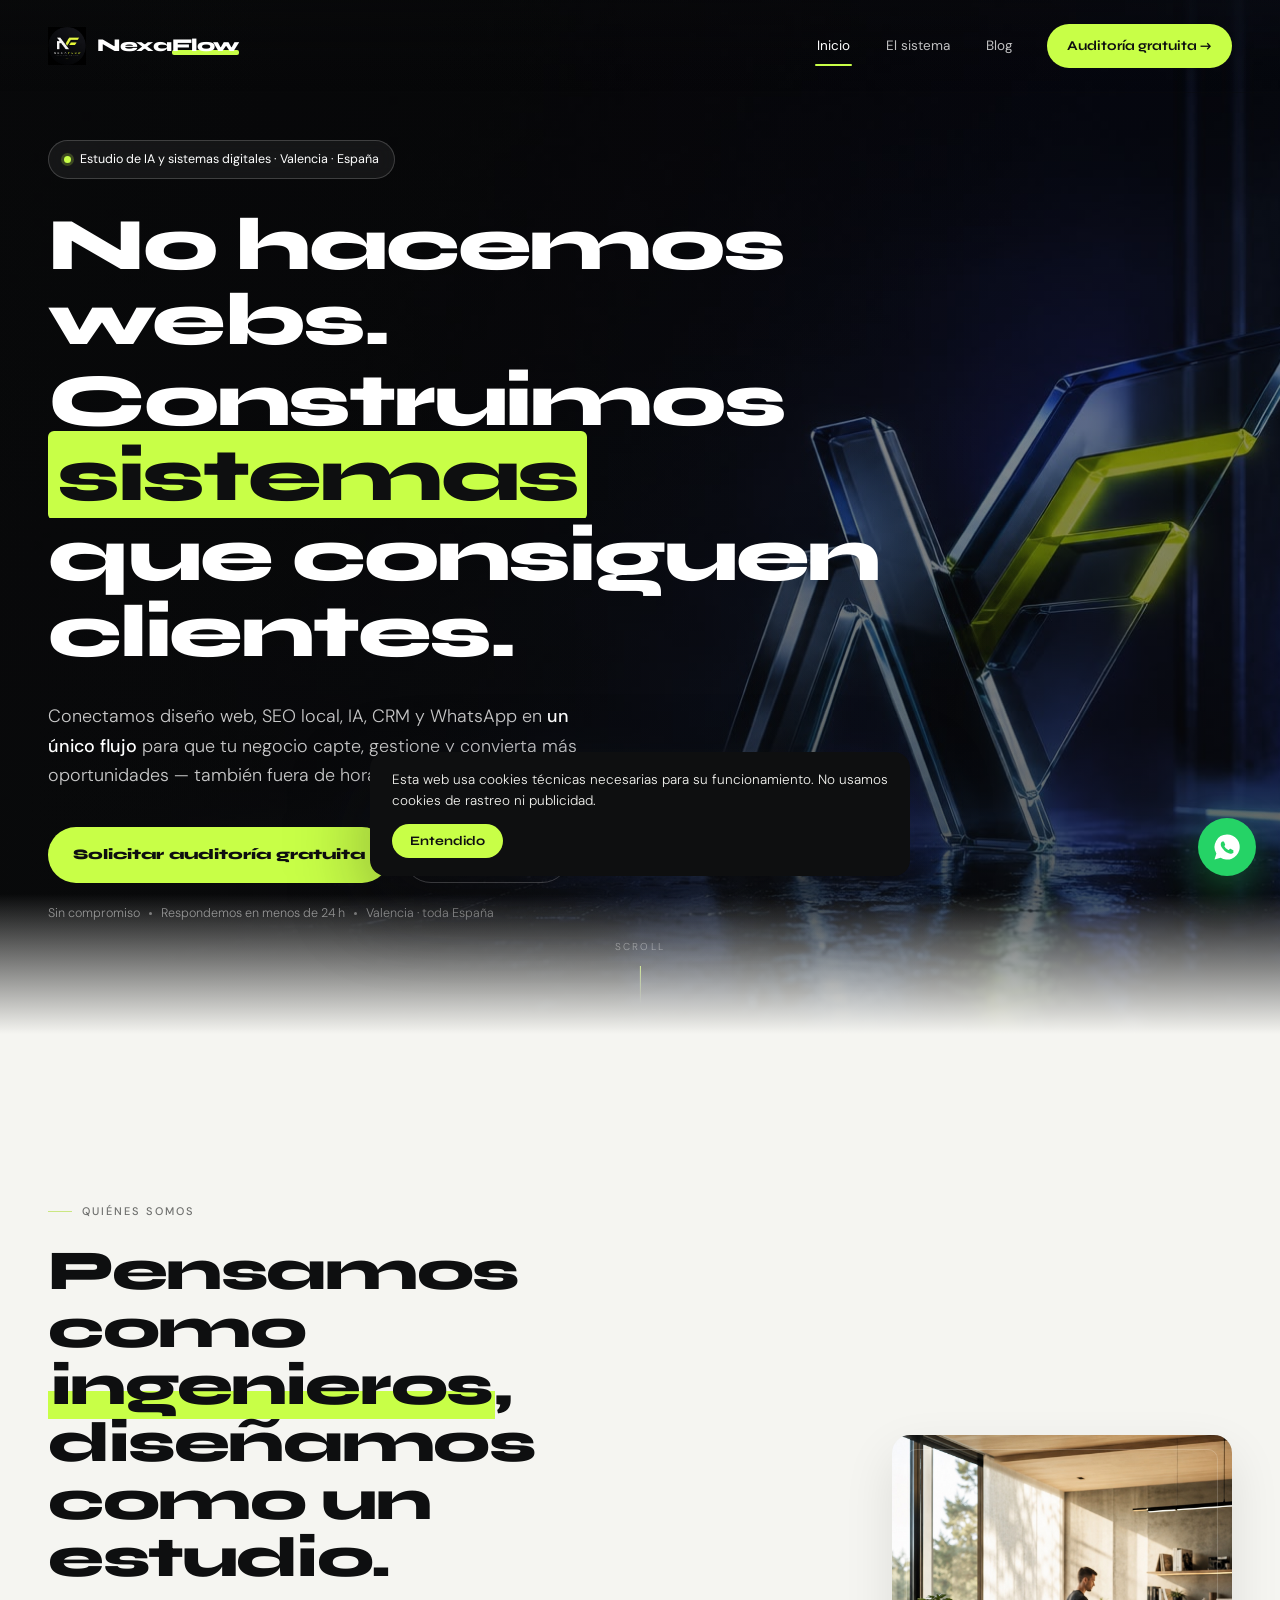
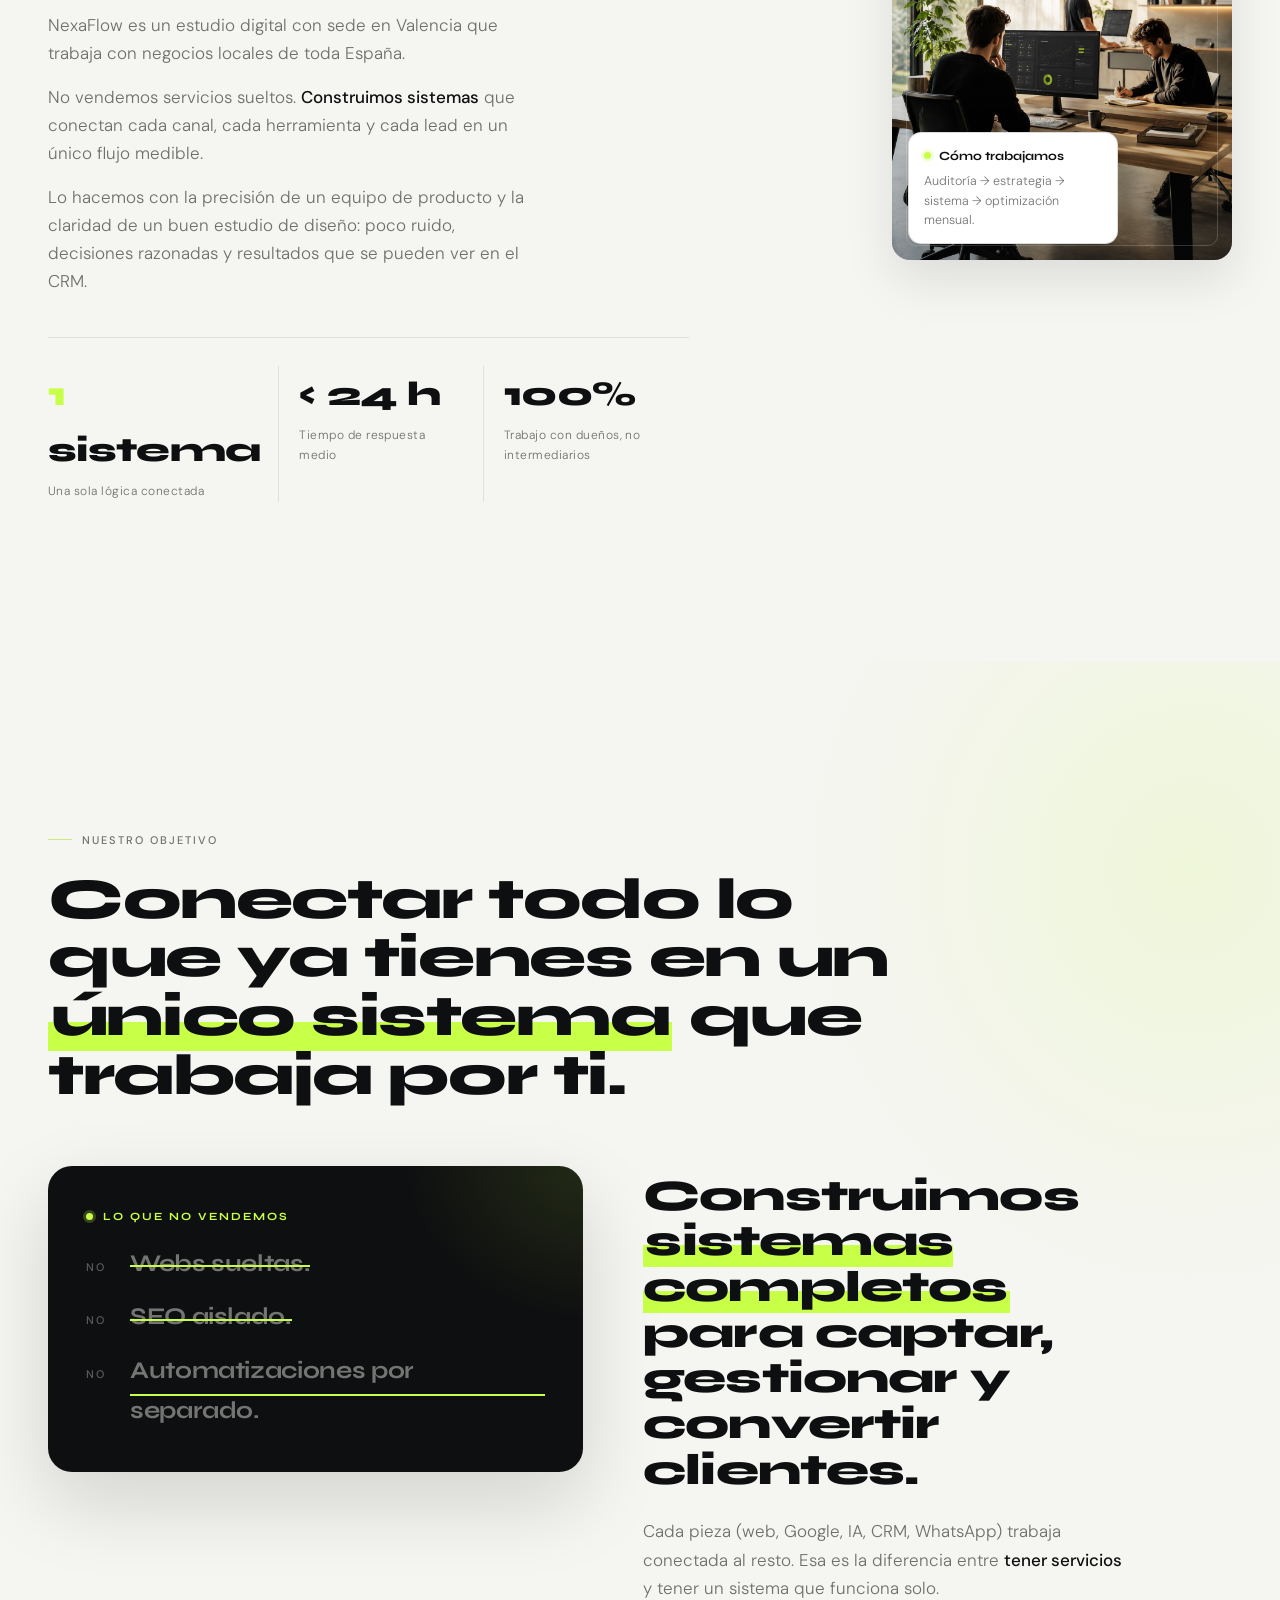
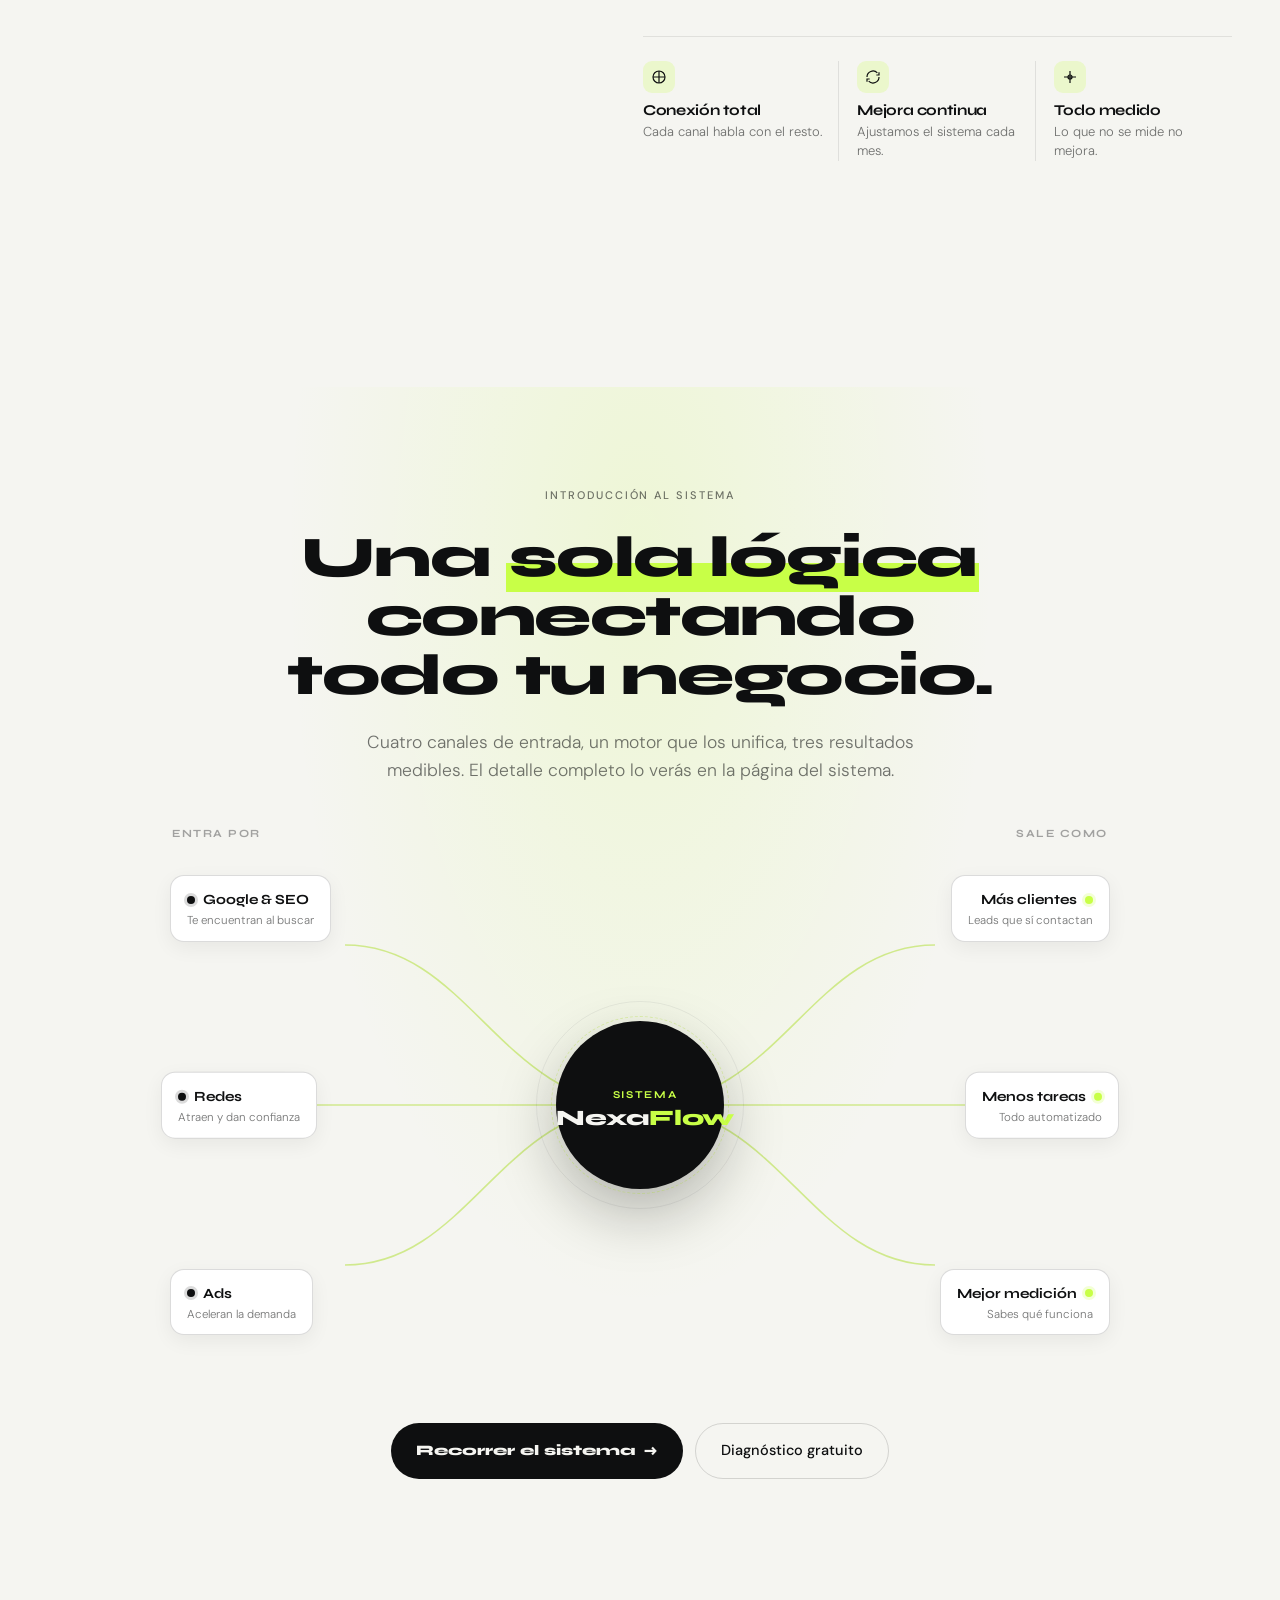
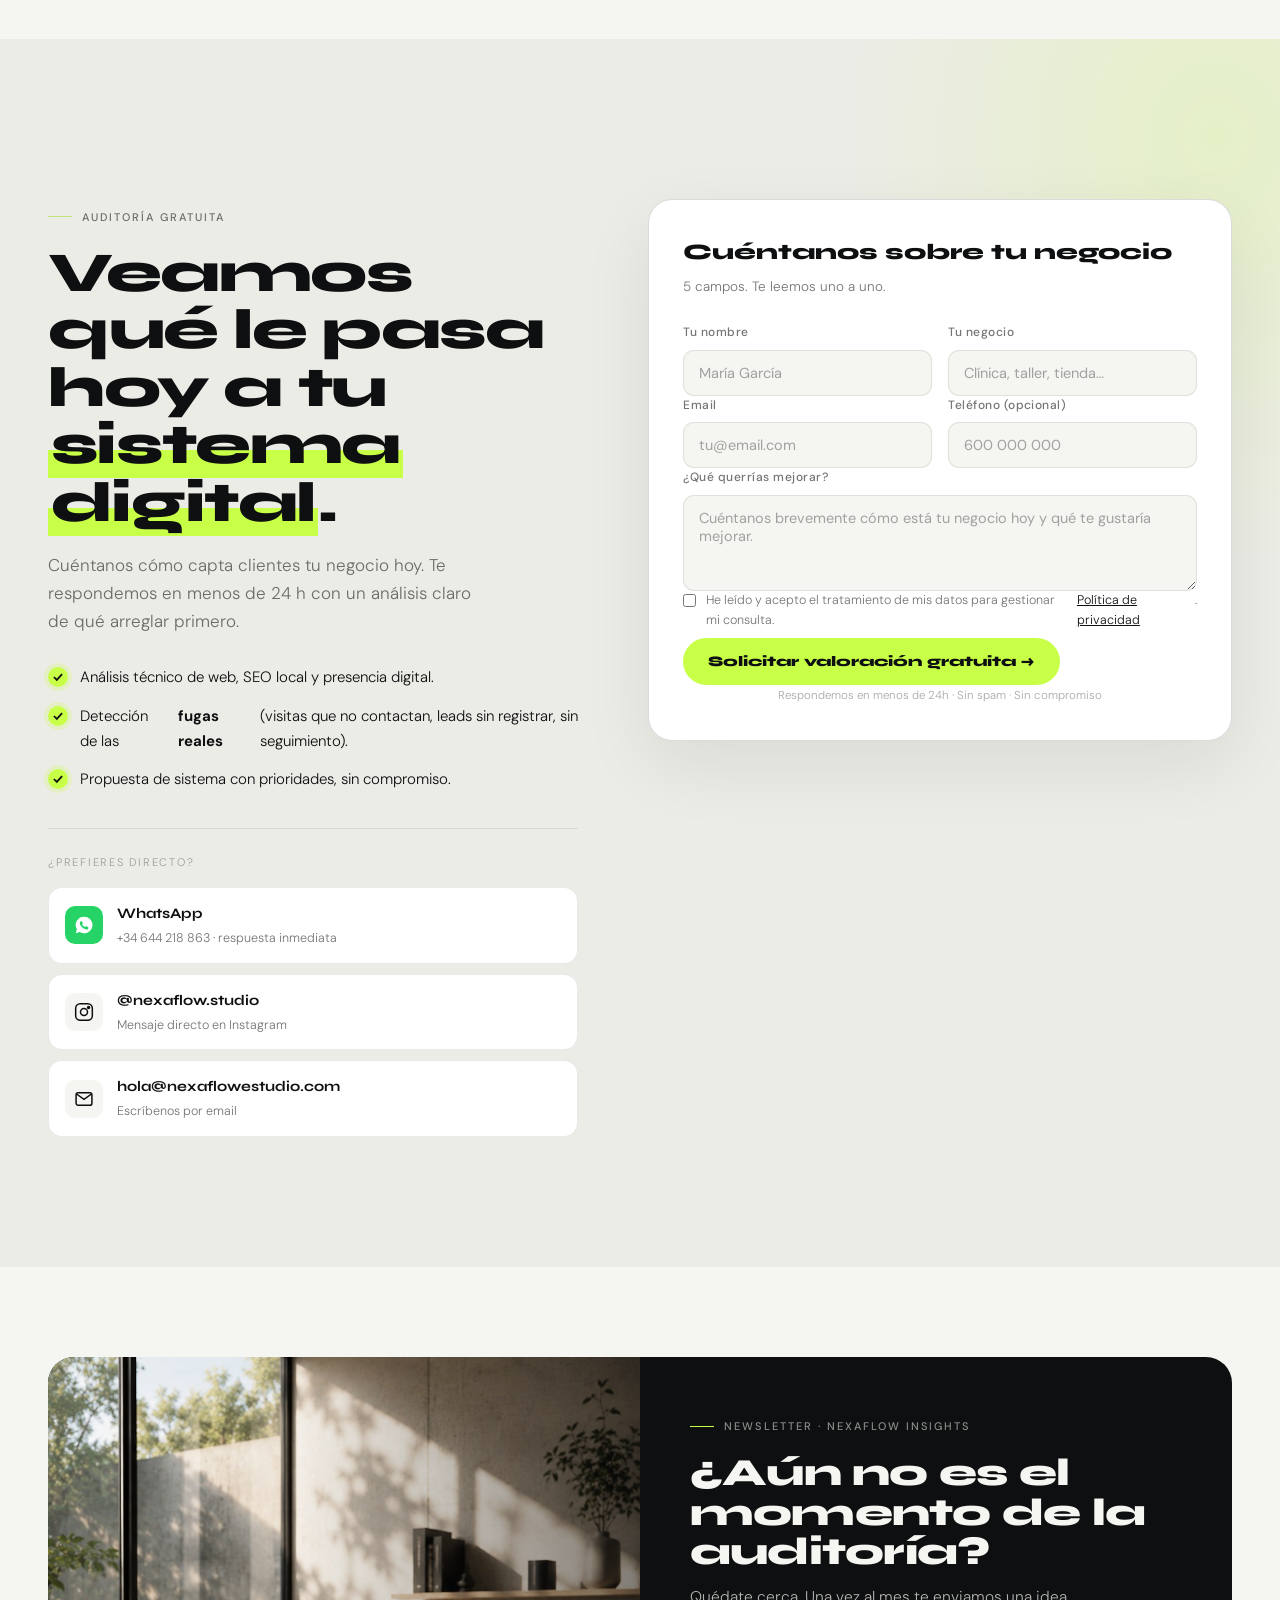
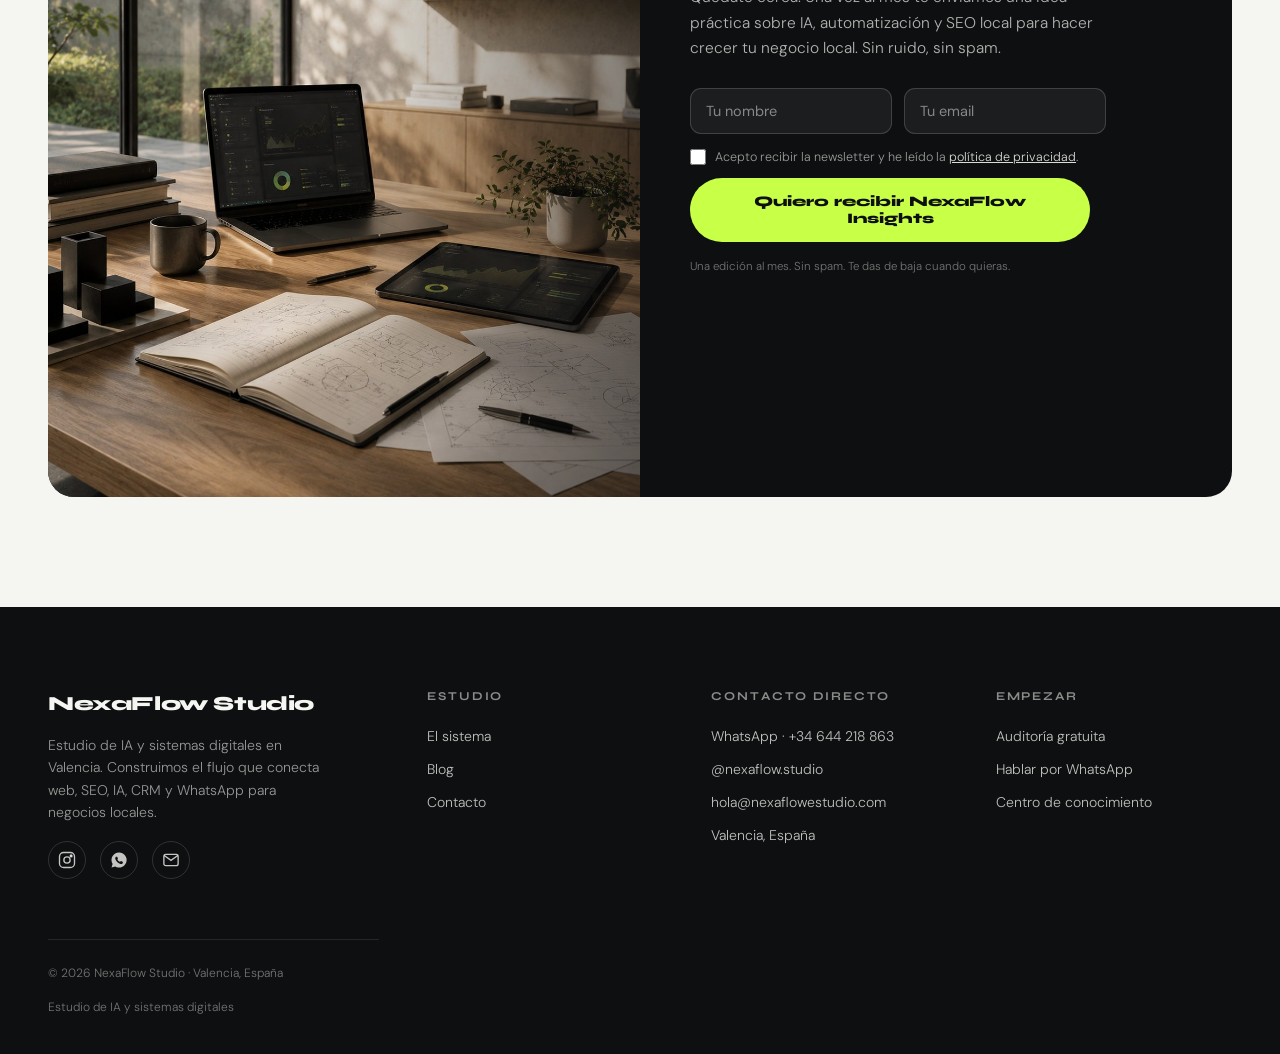
<file: index.html>
<!DOCTYPE html>
<html lang="es">
<head>
<meta charset="UTF-8" />
<meta name="viewport" content="width=device-width, initial-scale=1.0" />
<title>NexaFlow Studio | Agencia IA Valencia · Sistemas digitales que consiguen clientes</title>
<meta name="description" content="NexaFlow Studio: agencia de IA y marketing en Valencia. Construimos sistemas digitales completos — web, SEO local, IA, CRM y WhatsApp — para que negocios locales capten, gestionen y conviertan más clientes. Auditoría gratuita." />
<link rel="canonical" href="https://www.nexaflowestudio.com/" />
<meta name="robots" content="index, follow, max-snippet:-1, max-image-preview:large" />
<meta name="author" content="NexaFlow Studio" />
<meta name="geo.region" content="ES-V" />
<meta name="geo.placename" content="Valencia" />
<meta name="keywords" content="Agencia IA Valencia, Agencia de Inteligencia Artificial Valencia, Agencia Marketing Valencia, SEO Local Valencia, Diseño Web Valencia, Automatización para negocios locales, CRM, Marketing con IA, Captación de clientes, Agentes IA, AEO, GEO" />
<link rel="icon" type="image/png" href="assets/logo-mark.png" />
<link rel="apple-touch-icon" href="assets/logo-mark.png" />
<meta name="theme-color" content="#f5f5f1" />
<link rel="alternate" hreflang="es-ES" href="https://www.nexaflowestudio.com/" />
<link rel="alternate" hreflang="x-default" href="https://www.nexaflowestudio.com/" />

<!-- Open Graph / Twitter -->
<meta property="og:type" content="website" />
<meta property="og:site_name" content="NexaFlow Studio" />
<meta property="og:title" content="NexaFlow Studio | Sistemas digitales que consiguen clientes" />
<meta property="og:description" content="Conectamos web, SEO local, IA, CRM y WhatsApp en un solo sistema para que tu negocio capte, gestione y convierta más clientes." />
<meta property="og:url" content="https://www.nexaflowestudio.com/" />
<meta property="og:image" content="https://www.nexaflowestudio.com/assets/logo.png" />
<meta property="og:locale" content="es_ES" />
<meta name="twitter:card" content="summary_large_image" />
<meta name="twitter:title" content="NexaFlow Studio | Agencia IA Valencia" />
<meta name="twitter:description" content="Sistemas digitales completos para negocios locales — web, SEO, IA, CRM y WhatsApp en un único flujo." />
<meta name="twitter:image" content="https://www.nexaflowestudio.com/assets/logo.png" />

<!-- Fonts -->
<link rel="preconnect" href="https://fonts.googleapis.com" />
<link rel="preconnect" href="https://fonts.gstatic.com" crossorigin />
<link href="https://fonts.googleapis.com/css2?family=Syne:wght@600;700;800&family=DM+Sans:opsz,wght@9..40,300;9..40,400;9..40,500&display=swap" rel="stylesheet" />

<!-- Design system -->
<style id="nf-crit">html,body{background:#f5f5f1}</style>
<link rel="stylesheet" href="css/nf.css?v=3" />

<!-- ===== Schema JSON-LD ===== -->
<script type="application/ld+json">
{
  "@context": "https://schema.org",
  "@graph": [
    {
      "@type": ["Organization","LocalBusiness","ProfessionalService"],
      "@id": "https://www.nexaflowestudio.com/#org",
      "name": "NexaFlow Studio",
      "url": "https://www.nexaflowestudio.com/",
      "logo": "https://www.nexaflowestudio.com/assets/logo.png",
      "image": "https://www.nexaflowestudio.com/assets/logo.png",
      "description": "Agencia de IA y marketing en Valencia. Construimos sistemas digitales completos — web, SEO local, IA, CRM y WhatsApp — para negocios locales.",
      "email": "hola@nexaflowestudio.com",
      "telephone": "+34644218863",
      "areaServed": ["Valencia","España"],
      "address": {"@type":"PostalAddress","addressLocality":"Valencia","addressRegion":"ES-V","addressCountry":"ES"},
      "sameAs": ["https://www.instagram.com/nexaflow.studio"],
      "knowsAbout": ["Diseño Web","SEO Local","Automatización con IA","CRM","WhatsApp Business","Agentes IA","AEO","GEO","Marketing Digital"]
    },
    {
      "@type": "WebSite",
      "@id": "https://www.nexaflowestudio.com/#website",
      "url": "https://www.nexaflowestudio.com/",
      "name": "NexaFlow Studio",
      "publisher": {"@id":"https://www.nexaflowestudio.com/#org"},
      "inLanguage": "es-ES"
    },
    {
      "@type": "FAQPage",
      "mainEntity": [
        {"@type":"Question","name":"¿Qué hace NexaFlow Studio?","acceptedAnswer":{"@type":"Answer","text":"Construimos sistemas digitales completos para negocios locales: conectamos diseño web, SEO local, IA, CRM y WhatsApp en un único flujo que capta, gestiona y convierte más clientes — también fuera de horario."}},
        {"@type":"Question","name":"¿Para quién trabaja NexaFlow?","acceptedAnswer":{"@type":"Answer","text":"Trabajamos con negocios locales en España (clínicas, restaurantes, inmobiliarias, estudios y servicios) que quieren un sistema digital serio, no servicios sueltos."}},
        {"@type":"Question","name":"¿En qué se diferencia NexaFlow de una agencia tradicional?","acceptedAnswer":{"@type":"Answer","text":"No vendemos piezas sueltas (web, SEO, ads). Construimos un sistema único donde cada canal y cada lead están conectados, medidos y optimizados cada mes."}},
        {"@type":"Question","name":"¿Cómo puedo empezar?","acceptedAnswer":{"@type":"Answer","text":"Reservando una auditoría gratuita. Analizamos cómo capta clientes tu negocio hoy y dónde se están perdiendo oportunidades. Respondemos en menos de 24h."}},
        {"@type":"Question","name":"¿Dónde está NexaFlow Studio?","acceptedAnswer":{"@type":"Answer","text":"Tenemos sede en Valencia y trabajamos con negocios de toda España de forma remota."}}
      ]
    }
  ]
}
</script>

<style>
/* ============================================================
   HOME page-specific styles
   ============================================================ */

/* ===== BLOCK 1 · HERO (light base + cinematic video w/ dark tint for text contrast) ===== */
#hero{position:relative;min-height:100svh;display:flex;align-items:center;padding:140px 0 110px;overflow:hidden;color:#fff;background:var(--paper)}
/* soft fade to paper for smoother section transition */
#hero::after{content:'';position:absolute;left:0;right:0;bottom:0;height:140px;background:linear-gradient(180deg,transparent,var(--paper));z-index:5;pointer-events:none}
.hero-vid{position:absolute;inset:0;z-index:0;overflow:hidden}
.hero-vid video,.hero-vid .vid-poster{position:absolute;inset:0;width:100%;height:100%;object-fit:cover}
.hero-vid .vid-poster{
  background:#0e1114 url("assets/hero-bg.jpeg") center/cover no-repeat}
.hero-vid video{opacity:0;transition:opacity 1.2s var(--ease)}
.hero-vid video.ready{opacity:1}
/* premium dark tint OVER the video for text legibility */
.hero-vid::after{content:'';position:absolute;inset:0;z-index:1;background:linear-gradient(180deg,rgba(10,11,12,.35) 0%,rgba(10,11,12,.55) 70%,rgba(10,11,12,.78) 100%)}
.hero-vid::before{content:'';position:absolute;inset:0;z-index:2;background:linear-gradient(95deg,rgba(10,11,12,.55) 0%,rgba(10,11,12,.20) 50%,transparent 80%)}
.hero-prompt-tag{position:absolute;right:24px;bottom:24px;z-index:3;font-family:monospace;font-size:10.5px;letter-spacing:.18em;color:rgba(255,255,255,.45);background:rgba(0,0,0,.4);padding:7px 11px;border-radius:7px;backdrop-filter:blur(4px);max-width:380px;line-height:1.5}
#hero .wrap{position:relative;z-index:4;width:100%}
.hero-grid{max-width:880px}
.hero-pill{display:inline-flex;align-items:center;gap:9px;font-size:12.5px;color:#fff;font-weight:400;padding:8px 15px;border-radius:100px;border:1px solid rgba(255,255,255,.18);background:rgba(255,255,255,.06);backdrop-filter:blur(8px);opacity:0;transform:translateY(14px)}
.hero-pill .dot{width:7px;height:7px;border-radius:50%;background:var(--lime);box-shadow:0 0 0 3px var(--lime-soft);animation:pulse 2.4s infinite}
@keyframes pulse{0%,100%{opacity:1;transform:scale(1)}50%{opacity:.5;transform:scale(.7)}}
#hero h1{color:#fff;font-size:clamp(40px,5.8vw,88px);margin:28px 0 0;letter-spacing:-.03em}
#hero h1 .line{display:block;overflow:hidden;padding-bottom:.06em}
#hero h1 .line i{display:block;font-style:normal;transform:translateY(112%);transition:transform 1s var(--ease)}
.hero-sub{font-size:clamp(16.5px,1.4vw,20px);color:rgba(255,255,255,.78);max-width:560px;margin-top:28px;opacity:0;transform:translateY(16px)}
.hero-sub b{color:#fff;font-weight:500}
.hero-ctas{display:flex;gap:13px;margin-top:36px;flex-wrap:wrap;opacity:0;transform:translateY(16px)}
.hero-ctas .btn-ghost{color:#fff;border-color:rgba(255,255,255,.25)}
.hero-ctas .btn-ghost:hover{border-color:#fff}
.hero-micro{font-size:12.5px;color:rgba(255,255,255,.5);margin-top:20px;display:flex;align-items:center;gap:9px;opacity:0;transform:translateY(16px)}
.hero-micro .sep{width:3px;height:3px;border-radius:50%;background:rgba(255,255,255,.4)}
#hero[data-hero-entry].in .hero-pill{transition:opacity .7s var(--ease) .1s,transform .7s var(--ease) .1s;opacity:1;transform:none}
#hero[data-hero-entry].in h1 .line:nth-child(1) i{transition-delay:.20s}
#hero[data-hero-entry].in h1 .line:nth-child(2) i{transition-delay:.34s}
#hero[data-hero-entry].in h1 .line:nth-child(3) i{transition-delay:.48s}
#hero[data-hero-entry].in h1 .line i{transform:translateY(0)}
#hero[data-hero-entry].in .hero-sub{transition:opacity .7s var(--ease) .62s,transform .7s var(--ease) .62s;opacity:1;transform:none}
#hero[data-hero-entry].in .hero-ctas{transition:opacity .7s var(--ease) .74s,transform .7s var(--ease) .74s;opacity:1;transform:none}
#hero[data-hero-entry].in .hero-micro{transition:opacity .7s var(--ease) .84s,transform .7s var(--ease) .84s;opacity:1;transform:none}

/* Scroll cue */
.hero-scroll{position:absolute;bottom:30px;left:50%;transform:translateX(-50%);z-index:5;font-size:10px;letter-spacing:.22em;text-transform:uppercase;color:rgba(255,255,255,.45);display:flex;flex-direction:column;align-items:center;gap:10px}
.hero-scroll .bar{width:1px;height:38px;background:linear-gradient(var(--lime),transparent);animation:scrolly 2.2s ease-in-out infinite}
@keyframes scrolly{0%,100%{opacity:.3;transform:scaleY(.6)}50%{opacity:1;transform:scaleY(1)}}

/* ===== BLOCK 2 · QUIÉNES SOMOS ===== */
#about{padding:160px 0;position:relative;background:var(--paper)}
.about-grid{display:grid;grid-template-columns:1.15fr .85fr;gap:70px;align-items:center}
.about-copy h2{font-size:clamp(34px,4.4vw,60px);margin:22px 0 24px}
.about-copy p{font-size:17px;color:var(--muted);max-width:480px;margin-bottom:16px}
.about-copy p b{color:var(--ink);font-weight:500}
.about-stats{display:grid;grid-template-columns:repeat(3,1fr);gap:0;margin-top:42px;border-top:1px solid var(--line);padding-top:28px}
.about-stats .st{padding-right:18px}
.about-stats .st:not(:last-child){border-right:1px solid var(--line)}
.about-stats .st:not(:first-child){padding-left:20px}
.about-stats .n{font-family:'Syne';font-weight:800;font-size:34px;letter-spacing:-.02em;color:var(--ink)}
.about-stats .n em{color:var(--lime);font-style:normal}
.about-stats .l{font-size:12px;color:var(--muted);letter-spacing:.04em;margin-top:4px}

.about-img{position:relative;width:100%;max-width:340px;aspect-ratio:4/5;margin-left:auto;border-radius:18px;overflow:hidden;box-shadow:0 20px 50px rgba(14,15,16,.10);background:var(--paper-2)}
.about-img img{position:absolute;inset:0;width:100%;height:100%;object-fit:cover;z-index:1}
.about-img::after{content:'';position:absolute;inset:0;background:linear-gradient(180deg,transparent 40%,rgba(14,15,16,.35) 100%);z-index:2;pointer-events:none}
.about-img .frame{position:absolute;inset:14px;border:1px solid rgba(255,255,255,.18);border-radius:10px;z-index:3}
.about-img .promp{position:absolute;left:18px;right:18px;bottom:18px;padding:14px 16px;border-radius:10px;background:rgba(8,9,10,.66);border:1px solid rgba(255,255,255,.12);backdrop-filter:blur(8px);font-family:monospace;font-size:12px;line-height:1.55;color:rgba(255,255,255,.78);z-index:4}
.about-img .promp .tag{display:block;font-family:'Syne';font-weight:700;font-size:10.5px;letter-spacing:.16em;color:var(--lime);margin-bottom:6px}
/* floating card on photo */
.about-card{position:absolute;left:16px;right:16px;bottom:16px;z-index:4;background:var(--card);border:1px solid var(--line-2);border-radius:13px;padding:13px 15px;box-shadow:0 14px 40px rgba(14,15,16,.14);max-width:210px;font-size:12.5px;color:var(--ink)}
.about-card .h{font-family:'Syne';font-weight:700;font-size:12.5px;display:flex;align-items:center;gap:8px;margin-bottom:6px}
.about-card .h::before{content:'';width:7px;height:7px;border-radius:50%;background:var(--lime);box-shadow:0 0 0 3px var(--lime-soft)}
.about-card p{color:var(--muted);font-size:12.5px;line-height:1.55;margin:0}

/* ===== BLOCK 3 · OBJETIVO (LIGHT background, matte black accent panel) ===== */
#objetivo{padding:160px 0;background:var(--paper);position:relative;overflow:hidden}
#objetivo::before{content:'';position:absolute;top:0;right:-8%;width:50%;height:55%;background:radial-gradient(ellipse at 70% 30%,rgba(200,255,71,.14),transparent 60%);pointer-events:none}
#objetivo .wrap{position:relative;z-index:2}
.obj-head{max-width:880px;margin-bottom:60px}
.obj-head h2{font-size:clamp(34px,4.5vw,62px);margin:22px 0 0}
.obj-grid{display:grid;grid-template-columns:1fr 1.1fr;gap:60px;align-items:start}
/* matte black accent panel (the strategic 20%) */
.obj-card{background:var(--ink);color:var(--paper);border-radius:24px;padding:42px 38px;position:relative;overflow:hidden;box-shadow:0 30px 80px rgba(14,15,16,.15)}
.obj-card::after{content:'';position:absolute;top:-30%;right:-20%;width:60%;height:90%;background:radial-gradient(ellipse at 70% 30%,rgba(200,255,71,.12),transparent 60%);pointer-events:none}
.obj-card .lbl{font-family:'Syne';font-weight:700;font-size:11px;letter-spacing:.18em;text-transform:uppercase;color:var(--lime);margin-bottom:18px;display:flex;align-items:center;gap:10px}
.obj-card .lbl::before{content:'';width:7px;height:7px;border-radius:50%;background:var(--lime);box-shadow:0 0 0 3px var(--lime-soft)}
.neg-list{display:flex;flex-direction:column;gap:14px;margin:0}
.neg-list .row{display:flex;align-items:baseline;gap:14px;font-family:'Syne';font-weight:700;font-size:clamp(18px,2vw,24px);color:rgba(242,242,238,.45);letter-spacing:-.015em}
.neg-list .row .x{font-family:'DM Sans';font-weight:500;font-size:11px;color:rgba(242,242,238,.35);min-width:30px;letter-spacing:.14em;text-transform:uppercase}
.neg-list .row .strike{position:relative}
.neg-list .row .strike::after{content:'';position:absolute;left:0;right:0;top:54%;height:2px;background:var(--lime);transform:scaleX(0);transform-origin:left;transition:transform .8s var(--ease)}
.neg-list.vis .row .strike::after{transform:scaleX(1)}
.neg-list.vis .row:nth-child(2) .strike::after{transition-delay:.18s}
.neg-list.vis .row:nth-child(3) .strike::after{transition-delay:.36s}
/* right side affirmation */
.obj-right{padding-top:8px}
.obj-right .affirm{font-family:'Syne';font-weight:800;font-size:clamp(28px,3.4vw,44px);letter-spacing:-.02em;color:var(--ink);line-height:1.05;margin-bottom:24px}
.obj-right .affirm em{font-style:normal;background:linear-gradient(transparent 58%,var(--lime) 58%);padding:0 .05em}
.obj-right p{color:var(--muted);font-size:17px;max-width:480px;margin-bottom:14px}
.obj-right p b{color:var(--ink);font-weight:500}
.obj-pillars{display:grid;grid-template-columns:repeat(3,1fr);gap:0;margin-top:34px;border-top:1px solid var(--line);padding-top:24px}
.obj-pillars .p{padding-right:14px}
.obj-pillars .p:not(:last-child){border-right:1px solid var(--line)}
.obj-pillars .p:not(:first-child){padding-left:18px}
.obj-pillars .ic{width:32px;height:32px;border-radius:9px;background:var(--lime-soft);color:var(--ink);display:grid;place-items:center;margin-bottom:10px}
.obj-pillars .ic svg{width:16px;height:16px}
.obj-pillars h4{font-family:'Syne';font-weight:700;font-size:15px;margin-bottom:4px;color:var(--ink)}
.obj-pillars p{font-size:13px;color:var(--muted);margin:0;line-height:1.5}

/* ===== BLOCK 4 · INTRO AL SISTEMA ===== */
#sistema-intro{padding:160px 0;background:var(--paper);position:relative;overflow:hidden}
#sistema-intro::before{content:'';position:absolute;top:5%;left:50%;transform:translateX(-50%);width:65%;height:80%;background:radial-gradient(ellipse at 50% 16%,rgba(200,255,71,.16),transparent 60%);pointer-events:none}
#sistema-intro .wrap{position:relative;z-index:2}
.si-head{text-align:center;max-width:760px;margin:0 auto 70px}
.si-head h2{font-size:clamp(34px,4.5vw,62px);margin:22px 0 22px}
.si-head p{color:var(--muted);font-size:17.5px;max-width:560px;margin:0 auto}

/* ── radial mind map ── */
.mm{position:relative;max-width:940px;margin:0 auto;aspect-ratio:940/500}
.mm-svg{position:absolute;inset:0;width:100%;height:100%;overflow:visible;z-index:1}
.mm-path{fill:none;stroke:var(--lime-line);stroke-width:1.6;stroke-dasharray:1;stroke-dashoffset:1;opacity:.9}
.mm.vis .mm-path{animation:mmDraw 1s var(--ease) forwards}
@keyframes mmDraw{to{stroke-dashoffset:0}}
.mm.vis .mm-path.d1{animation-delay:.15s}
.mm.vis .mm-path.d2{animation-delay:.28s}
.mm.vis .mm-path.d3{animation-delay:.41s}
.mm.vis .mm-path.d4{animation-delay:.60s}
.mm.vis .mm-path.d5{animation-delay:.73s}
.mm.vis .mm-path.d6{animation-delay:.86s}

/* center node */
.mm-core{position:absolute;top:50%;left:50%;transform:translate(-50%,-50%) scale(.85);z-index:3;width:168px;height:168px;border-radius:50%;background:var(--ink);color:var(--paper);display:grid;place-items:center;text-align:center;box-shadow:0 24px 60px rgba(14,15,16,.28);opacity:0;transition:opacity .6s var(--ease),transform .6s var(--ease)}
.mm.vis .mm-core{opacity:1;transform:translate(-50%,-50%) scale(1)}
.mm-core::before{content:'';position:absolute;inset:-5px;border-radius:50%;border:1px dashed var(--lime-line);animation:spin 26s linear infinite;opacity:.55}
.mm-core::after{content:'';position:absolute;inset:-20px;border-radius:50%;border:1px solid var(--line-2);opacity:.4}
@keyframes spin{to{transform:rotate(360deg)}}
.mm-core .lbl{font-family:'Syne';font-weight:700;font-size:10.5px;letter-spacing:.16em;color:var(--lime);margin-bottom:6px;text-transform:uppercase}
.mm-core .name{font-family:'Syne';font-weight:800;font-size:22px;line-height:1.1;letter-spacing:-.01em}
.mm-core .name span{color:var(--lime)}

/* satellite nodes */
.mm-node{position:absolute;z-index:3;display:flex;flex-direction:column;gap:2px;padding:12px 16px;background:var(--card);border:1px solid var(--line-2);border-radius:14px;box-shadow:0 6px 20px rgba(14,15,16,.06);min-width:134px;opacity:0;transform:scale(.9);transition:opacity .5s var(--ease),transform .5s var(--ease)}
.mm.vis .mm-node{opacity:1;transform:none}
.mm-node .k{font-family:'Syne';font-weight:700;font-size:14px;color:var(--ink);display:flex;align-items:center;gap:8px}
.mm-node .k::before{content:'';width:8px;height:8px;border-radius:50%;background:var(--lime);box-shadow:0 0 0 3px var(--lime-soft);flex-shrink:0}
.mm-node .v{font-size:11.5px;color:var(--muted);line-height:1.35}
.mm-node.in .k::before{background:var(--ink);box-shadow:0 0 0 3px var(--line-2)}
.mm-node.n-lt{top:4%;left:0}
.mm-node.n-lm{top:50%;left:-1%;transform:translateY(-50%) scale(.9)}
.mm.vis .mm-node.n-lm{transform:translateY(-50%)}
.mm-node.n-lb{bottom:4%;left:0}
.mm-node.n-rt{top:4%;right:0;text-align:right}
.mm-node.n-rm{top:50%;right:-1%;transform:translateY(-50%) scale(.9);text-align:right}
.mm.vis .mm-node.n-rm{transform:translateY(-50%)}
.mm-node.n-rb{bottom:4%;right:0;text-align:right}
.mm-node.n-rt .k,.mm-node.n-rm .k,.mm-node.n-rb .k{flex-direction:row-reverse}
.mm.vis .mm-node.n-lt{transition-delay:.15s}
.mm.vis .mm-node.n-lm{transition-delay:.28s}
.mm.vis .mm-node.n-lb{transition-delay:.41s}
.mm.vis .mm-node.n-rt{transition-delay:.60s}
.mm.vis .mm-node.n-rm{transition-delay:.73s}
.mm.vis .mm-node.n-rb{transition-delay:.86s}
.mm-tag{position:absolute;top:-30px;font-family:'Syne';font-weight:700;font-size:11px;letter-spacing:.14em;text-transform:uppercase;color:var(--muted-2)}
.mm-tag.left{left:2px}
.mm-tag.right{right:2px}
.mm-stack{display:none}

.si-foot{text-align:center;margin-top:60px}
.si-foot .ctas{display:inline-flex;gap:12px;flex-wrap:wrap;justify-content:center;margin-top:8px}

/* ===== CONTACT FORM ===== */
#contacto{padding:160px 0 130px;background:var(--paper-2);position:relative;overflow:hidden}
#contacto::before{content:'';position:absolute;top:-10%;right:-10%;width:50%;height:60%;background:radial-gradient(ellipse at 70% 30%,rgba(200,255,71,.20),transparent 60%);pointer-events:none}
.cf-grid{display:grid;grid-template-columns:1fr 1.1fr;gap:70px;align-items:start;position:relative;z-index:2}
.cf-left .eyebrow{margin-bottom:18px}
.cf-left h2{font-size:clamp(34px,4.4vw,58px);margin:0 0 20px}
.cf-left .lead{font-size:17px;color:var(--muted);margin-bottom:30px;max-width:440px}
.cf-bullets{display:flex;flex-direction:column;gap:14px;margin-bottom:36px}
.cf-bullets li{display:flex;gap:12px;font-size:15px;color:var(--ink);list-style:none}
.cf-bullets li::before{content:'';flex-shrink:0;width:20px;height:20px;border-radius:50%;background:var(--lime);box-shadow:0 0 0 4px var(--lime-soft);background-image:url("data:image/svg+xml,%3Csvg xmlns='http://www.w3.org/2000/svg' viewBox='0 0 24 24' fill='none' stroke='%230e0f10' stroke-width='3'%3E%3Cpath d='M5 12l5 5 9-10'/%3E%3C/svg%3E");background-size:14px;background-repeat:no-repeat;background-position:center;margin-top:2px}
.cf-direct{display:flex;flex-direction:column;gap:10px;padding-top:24px;border-top:1px solid var(--line)}
.cf-direct .lbl{font-size:11px;letter-spacing:.16em;text-transform:uppercase;color:var(--muted-2);margin-bottom:6px}
.cf-dlink{display:flex;align-items:center;gap:14px;padding:14px 16px;border-radius:14px;background:var(--card);border:1px solid var(--line);transition:.3s var(--ease)}
.cf-dlink:hover{border-color:var(--ink);transform:translateY(-1px)}
.cf-dlink .ico{width:38px;height:38px;border-radius:10px;display:grid;place-items:center;background:var(--paper);flex-shrink:0;color:var(--ink)}
.cf-dlink.wa .ico{background:#25d366;color:#fff}
.cf-dlink svg{width:20px;height:20px}
.cf-dlink b{display:block;font-family:'Syne';font-weight:700;font-size:14.5px;color:var(--ink)}
.cf-dlink small{display:block;font-size:12.5px;color:var(--muted);margin-top:2px}

/* Form card */
.cf-form-wrap{background:var(--card);border:1px solid var(--line-2);border-radius:24px;padding:34px;box-shadow:0 24px 70px rgba(14,15,16,.08)}
.cf-form-wrap .h{font-family:'Syne';font-weight:800;font-size:22px;margin-bottom:6px}
.cf-form-wrap .s{font-size:13.5px;color:var(--muted);margin-bottom:24px}
.cf-form{display:flex;flex-direction:column;gap:16px}
.cf-row{display:grid;grid-template-columns:1fr 1fr;gap:16px}
.fr{display:flex;flex-direction:column;gap:7px}
.fr label{font-size:12px;font-weight:500;color:var(--muted);letter-spacing:.04em}
.fr input,.fr textarea{background:var(--paper);border:1px solid var(--line);border-radius:11px;padding:13px 15px;font-family:inherit;font-size:14.5px;color:var(--ink);outline:none;transition:.25s var(--ease);font-weight:400}
.fr textarea{min-height:96px;resize:vertical}
.fr input:focus,.fr textarea:focus{border-color:var(--ink);background:#fff;box-shadow:0 0 0 3px var(--lime-soft)}
.fr input::placeholder,.fr textarea::placeholder{color:var(--muted-2)}
.cf-consent{display:flex;align-items:flex-start;gap:10px;font-size:12.5px;color:var(--muted);line-height:1.55;cursor:pointer}
.cf-consent input{margin-top:3px;accent-color:var(--ink)}
.cf-consent a{color:var(--ink);text-decoration:underline}
.cf-submit{margin-top:8px}
.cf-note{font-size:11.5px;color:var(--muted-2);text-align:center;margin-top:2px}
.cf-ok{display:none;text-align:center;padding:20px 0}
.cf-ok .okic{width:60px;height:60px;border-radius:50%;background:var(--lime);color:var(--ink);font-size:30px;display:grid;place-items:center;margin:0 auto 16px;font-weight:700}
.cf-ok h4{font-family:'Syne';font-weight:800;font-size:22px;margin-bottom:8px}
.cf-ok p{color:var(--muted);font-size:14.5px}

/* ===== RESPONSIVE ===== */
@media (max-width:980px){
  #hero{padding:130px 0 80px}
  .about-grid{grid-template-columns:1fr;gap:50px}
  .about-card{left:auto;right:20px;bottom:20px}
  #objetivo{padding:120px 0}
  .obj-grid{grid-template-columns:1fr;gap:30px}
  .obj-card{padding:32px 28px}
  .mm{aspect-ratio:auto;max-width:420px}
  .mm-svg,.mm-core::before,.mm-core::after{display:none}
  .mm-core{position:relative;top:auto;left:auto;transform:none!important;margin:0 auto 8px;width:150px;height:150px}
  .mm.vis .mm-core{transform:none!important}
  .mm-tag{display:none}
  .mm-node{position:relative!important;top:auto!important;bottom:auto!important;left:auto!important;right:auto!important;transform:none!important;width:100%;min-width:0;text-align:left!important;margin-bottom:10px}
  .mm.vis .mm-node.n-lm,.mm.vis .mm-node.n-rm{transform:none!important}
  .mm-node.n-rt,.mm-node.n-rm,.mm-node.n-rb{text-align:left}
  .mm-node.n-rt .k,.mm-node.n-rm .k,.mm-node.n-rb .k{flex-direction:row}
  .cf-grid{grid-template-columns:1fr;gap:50px}
}
@media (max-width:560px){
  #hero h1{font-size:clamp(29px,8.6vw,42px);overflow-wrap:break-word;word-break:break-word}
  #hero h1 .line{overflow:visible}
  #hero h1 .line i{transform:none}
  .hero-sub{overflow-wrap:break-word}
  .hero-prompt-tag{display:none}
  .hero-ctas .btn{width:100%}
  .about-stats{grid-template-columns:1fr;gap:18px}
  .about-stats .st{padding:0!important;border:none!important}
  .about-stats .st:not(:last-child){border-bottom:1px solid var(--line)!important;padding-bottom:18px!important}
  .cf-row{grid-template-columns:1fr}
  .cf-form-wrap{padding:24px}
  .neg-list .row{font-size:18px;flex-wrap:wrap}
  .neg-list .row .x{min-width:0;font-size:10.5px}
  .obj-pillars{grid-template-columns:1fr;gap:18px}
  .obj-pillars .p{padding:0!important;border:none!important}
  .obj-pillars .p:not(:last-child){border-bottom:1px solid var(--line)!important;padding-bottom:18px!important}
}
</style>
</head>
<body>

<!-- ===== NAV ===== -->
<nav id="nav">
  <div class="nav-in">
    <a href="index.html" class="logo" aria-label="NexaFlow Studio — inicio">
      <img src="assets/logo-mark.png" alt="NexaFlow Studio" />
      <span class="logo-word">Nexa<span>Flow</span></span>
    </a>
    <div class="nav-links">
      <a class="nl active" href="index.html">Inicio</a>
      <a class="nl" href="sistema.html">El sistema</a>
      <a class="nl" href="blog.html">Blog</a>
      <a class="nav-cta" href="#contacto">Auditoría gratuita →</a>
    </div>
    <button class="hamb" aria-label="Menú" aria-expanded="false"><span></span><span></span><span></span></button>
  </div>
</nav>

<div class="nav-overlay" id="navOverlay" aria-hidden="true">
  <button class="close" aria-label="Cerrar">✕</button>
  <a href="index.html">Inicio</a>
  <a href="sistema.html">El sistema</a>
  <a href="blog.html">Blog</a>
  <a href="#contacto">Auditoría gratuita</a>
</div>

<!-- ===== BLOCK 1 · HERO ===== -->
<header id="hero" data-hero-entry>
  <div class="hero-vid" aria-hidden="true">
    <div class="vid-poster"></div>
    <video id="heroVideo" muted autoplay loop playsinline preload="auto" poster=""></video>
  </div>
  <div class="wrap">
    <div class="hero-grid">
      <div class="hero-pill"><span class="dot"></span> Estudio de IA y sistemas digitales · Valencia · España</div>
      <h1>
        <span class="line"><i>No hacemos webs.</i></span>
        <span class="line"><i>Construimos <span class="mark" style="background:var(--lime);color:#0e0f10;padding:0 .12em;border-radius:6px;-webkit-box-decoration-break:clone;box-decoration-break:clone">sistemas</span></i></span>
        <span class="line"><i>que consiguen clientes.</i></span>
      </h1>
      <p class="hero-sub">Conectamos diseño web, SEO local, IA, CRM y WhatsApp en <b>un único flujo</b> para que tu negocio capte, gestione y convierta más oportunidades — también fuera de horario.</p>
      <div class="hero-ctas">
        <a class="btn btn-main" href="#contacto"><span>Solicitar auditoría gratuita</span></a>
        <a class="btn btn-ghost" href="sistema.html"><span>Ver el sistema</span> <span class="ar">→</span></a>
      </div>
      <div class="hero-micro">
        <span>Sin compromiso</span><span class="sep"></span><span>Respondemos en menos de 24 h</span><span class="sep"></span><span>Valencia · toda España</span>
      </div>
    </div>
  </div>
  <div class="hero-scroll"><span>Scroll</span><span class="bar"></span></div>
</header>

<!-- ===== BLOCK 2 · QUIÉNES SOMOS ===== -->
<section id="about">
  <div class="wrap">
    <div class="about-grid">
      <div class="about-copy rv">
        <span class="eyebrow">Quiénes somos</span>
        <h2>Pensamos como <span class="mark">ingenieros</span>, diseñamos como un estudio.</h2>
        <p>NexaFlow es un estudio digital con sede en Valencia que trabaja con negocios locales de toda España.</p>
        <p>No vendemos servicios sueltos. <b>Construimos sistemas</b> que conectan cada canal, cada herramienta y cada lead en un único flujo medible.</p>
        <p>Lo hacemos con la precisión de un equipo de producto y la claridad de un buen estudio de diseño: poco ruido, decisiones razonadas y resultados que se pueden ver en el CRM.</p>
        <div class="about-stats">
          <div class="st"><div class="n"><em>1</em> sistema</div><div class="l">Una sola lógica conectada</div></div>
          <div class="st"><div class="n">&lt; 24 h</div><div class="l">Tiempo de respuesta medio</div></div>
          <div class="st"><div class="n">100%</div><div class="l">Trabajo con dueños, no intermediarios</div></div>
        </div>
      </div>
      <div class="about-img rv">
        <img id="aboutImg" src="assets/img/about-studio.jpg" alt="Equipo de NexaFlow Studio trabajando en un dashboard de leads" loading="lazy" />
        <div class="frame"></div>
        <div class="about-card">
          <div class="h">Cómo trabajamos</div>
          <p>Auditoría → estrategia → sistema → optimización mensual.</p>
        </div>
      </div>
    </div>
  </div>
</section>

<!-- ===== BLOCK 3 · OBJETIVO ===== -->
<section id="objetivo">
  <div class="wrap">
    <div class="obj-head rv">
      <span class="eyebrow">Nuestro objetivo</span>
      <h2>Conectar todo lo que ya tienes en un <span class="mark">único sistema</span> que trabaja por ti.</h2>
    </div>

    <div class="obj-grid">
      <div class="obj-card rv">
        <span class="lbl">Lo que NO vendemos</span>
        <ul class="neg-list" id="negList">
          <li class="row"><span class="x">No</span><span class="strike">Webs sueltas.</span></li>
          <li class="row"><span class="x">No</span><span class="strike">SEO aislado.</span></li>
          <li class="row"><span class="x">No</span><span class="strike">Automatizaciones por separado.</span></li>
        </ul>
      </div>

      <div class="obj-right rv">
        <p class="affirm">Construimos <em>sistemas completos</em> para captar, gestionar y convertir clientes.</p>
        <p>Cada pieza (web, Google, IA, CRM, WhatsApp) trabaja conectada al resto. Esa es la diferencia entre <b>tener servicios</b> y tener un sistema que funciona solo.</p>

        <div class="obj-pillars">
          <div class="p">
            <div class="ic"><svg viewBox="0 0 24 24" fill="none" stroke="currentColor" stroke-width="1.8"><circle cx="12" cy="12" r="9"/><path d="M12 3v18M3 12h18"/></svg></div>
            <h4>Conexión total</h4>
            <p>Cada canal habla con el resto.</p>
          </div>
          <div class="p">
            <div class="ic"><svg viewBox="0 0 24 24" fill="none" stroke="currentColor" stroke-width="1.8"><path d="M3 12a9 9 0 0 1 15.5-6.2M21 5v4h-4"/><path d="M21 12a9 9 0 0 1-15.5 6.2M3 19v-4h4"/></svg></div>
            <h4>Mejora continua</h4>
            <p>Ajustamos el sistema cada mes.</p>
          </div>
          <div class="p">
            <div class="ic"><svg viewBox="0 0 24 24" fill="none" stroke="currentColor" stroke-width="1.8"><path d="M3 12h18M12 3v18"/><circle cx="12" cy="12" r="3"/></svg></div>
            <h4>Todo medido</h4>
            <p>Lo que no se mide no mejora.</p>
          </div>
        </div>
      </div>
    </div>
  </div>
</section>

<!-- ===== BLOCK 4 · INTRO AL SISTEMA ===== -->
<section id="sistema-intro">
  <div class="wrap">
    <header class="si-head rv">
      <span class="eyebrow solo">Introducción al sistema</span>
      <h2>Una <span class="mark">sola lógica</span> conectando todo tu negocio.</h2>
      <p>Cuatro canales de entrada, un motor que los unifica, tres resultados medibles. El detalle completo lo verás en la página del sistema.</p>
    </header>

    <div class="mm rv" id="mmDiag">
      <span class="mm-tag left">Entra por</span>
      <span class="mm-tag right">Sale como</span>

      <svg class="mm-svg" viewBox="0 0 940 500" preserveAspectRatio="none" aria-hidden="true">
        <path class="mm-path d1" d="M470,250 C330,250 300,90 175,90" pathLength="1"/>
        <path class="mm-path d2" d="M470,250 C300,250 200,250 95,250" pathLength="1"/>
        <path class="mm-path d3" d="M470,250 C330,250 300,410 175,410" pathLength="1"/>
        <path class="mm-path d4" d="M470,250 C610,250 640,90 765,90" pathLength="1"/>
        <path class="mm-path d5" d="M470,250 C640,250 740,250 845,250" pathLength="1"/>
        <path class="mm-path d6" d="M470,250 C610,250 640,410 765,410" pathLength="1"/>
      </svg>

      <div class="mm-core">
        <div>
          <span class="lbl">Sistema</span>
          <div class="name">Nexa<span>Flow</span></div>
        </div>
      </div>

      <div class="mm-node in n-lt"><span class="k">Google &amp; SEO</span><span class="v">Te encuentran al buscar</span></div>
      <div class="mm-node in n-lm"><span class="k">Redes</span><span class="v">Atraen y dan confianza</span></div>
      <div class="mm-node in n-lb"><span class="k">Ads</span><span class="v">Aceleran la demanda</span></div>

      <div class="mm-node n-rt"><span class="k">Más clientes</span><span class="v">Leads que sí contactan</span></div>
      <div class="mm-node n-rm"><span class="k">Menos tareas</span><span class="v">Todo automatizado</span></div>
      <div class="mm-node n-rb"><span class="k">Mejor medición</span><span class="v">Sabes qué funciona</span></div>
    </div>

    <div class="si-foot rv">
      <div class="ctas">
        <a class="btn btn-ink" href="sistema.html"><span>Recorrer el sistema</span> <span class="ar">→</span></a>
        <a class="btn btn-ghost" href="#contacto"><span>Diagnóstico gratuito</span></a>
      </div>
    </div>
  </div>
</section>

<!-- ===== CONTACTO / FORMULARIO ===== -->
<section id="contacto">
  <div class="wrap">
    <div class="cf-grid">
      <div class="cf-left rv">
        <span class="eyebrow">Auditoría gratuita</span>
        <h2>Veamos qué le pasa hoy a tu <span class="mark">sistema digital</span>.</h2>
        <p class="lead">Cuéntanos cómo capta clientes tu negocio hoy. Te respondemos en menos de 24 h con un análisis claro de qué arreglar primero.</p>
        <ul class="cf-bullets">
          <li>Análisis técnico de web, SEO local y presencia digital.</li>
          <li>Detección de las <b>fugas reales</b> (visitas que no contactan, leads sin registrar, sin seguimiento).</li>
          <li>Propuesta de sistema con prioridades, sin compromiso.</li>
        </ul>
        <div class="cf-direct">
          <span class="lbl">¿Prefieres directo?</span>
          <a class="cf-dlink wa" href="https://wa.me/34644218863?text=Hola%2C%20os%20escribo%20desde%20vuestra%20web.%20Me%20gustar%C3%ADa%20recibir%20informaci%C3%B3n%20sobre%20vuestros%20servicios%20para%20mi%20negocio." target="_blank" rel="noopener">
            <span class="ico"><svg viewBox="0 0 24 24" fill="currentColor"><path d="M12 2a10 10 0 0 0-8.5 15.2L2 22l4.9-1.5A10 10 0 1 0 12 2zm5.3 14.1c-.2.6-1.2 1.1-1.7 1.2-.4.1-1 .1-1.6-.1-.4-.1-.9-.3-1.5-.6-2.6-1.1-4.3-3.8-4.4-4-.1-.2-1.1-1.4-1.1-2.7s.7-1.9.9-2.1c.2-.2.5-.3.7-.3h.5c.2 0 .4 0 .6.5l.8 1.9c.1.2.1.4 0 .5l-.4.6c-.1.2-.3.3-.1.6.1.2.6 1 1.3 1.6.9.8 1.6 1 1.8 1.1.2.1.4.1.5-.1l.6-.7c.2-.2.3-.2.6-.1l1.8.9c.3.1.5.2.5.4.1.2.1.7-.1 1.2z"/></svg></span>
            <span><b>WhatsApp</b><small>+34 644 218 863 · respuesta inmediata</small></span>
          </a>
          <a class="cf-dlink" href="https://ig.me/m/nexaflow.studio" target="_blank" rel="noopener">
            <span class="ico"><svg viewBox="0 0 24 24" fill="none" stroke="currentColor" stroke-width="1.8"><rect x="2" y="2" width="20" height="20" rx="5.5"/><circle cx="12" cy="12" r="4.2"/><circle cx="17.5" cy="6.5" r="1.2" fill="currentColor"/></svg></span>
            <span><b>@nexaflow.studio</b><small>Mensaje directo en Instagram</small></span>
          </a>
          <a class="cf-dlink" href="mailto:hola@nexaflowestudio.com?subject=Auditor%C3%ADa%20gratuita">
            <span class="ico"><svg viewBox="0 0 24 24" fill="none" stroke="currentColor" stroke-width="1.8"><rect x="2.5" y="4.5" width="19" height="15" rx="2.5"/><path d="M3 6l9 6.5L21 6"/></svg></span>
            <span><b>hola@nexaflowestudio.com</b><small>Escríbenos por email</small></span>
          </a>
        </div>
      </div>

      <div class="cf-right rv">
        <div class="cf-form-wrap">
          <div class="h">Cuéntanos sobre tu negocio</div>
          <p class="s">5 campos. Te leemos uno a uno.</p>
          <form class="cf-form" id="leadForm" novalidate>
            <div class="cf-ok" id="cfOk">
              <div class="okic">✓</div>
              <h4>¡Recibido!</h4>
              <p>Te respondemos en menos de 24 h. Mientras tanto, también puedes escribirnos por WhatsApp.</p>
            </div>
            <div id="cfFields">
              <div class="cf-row">
                <div class="fr"><label for="f-nombre">Tu nombre</label><input id="f-nombre" name="nombre" type="text" placeholder="María García" required></div>
                <div class="fr"><label for="f-negocio">Tu negocio</label><input id="f-negocio" name="negocio" type="text" placeholder="Clínica, taller, tienda…" required></div>
              </div>
              <div class="cf-row">
                <div class="fr"><label for="f-email">Email</label><input id="f-email" name="email" type="email" placeholder="tu@email.com" required></div>
                <div class="fr"><label for="f-telefono">Teléfono (opcional)</label><input id="f-telefono" name="telefono" type="tel" placeholder="600 000 000"></div>
              </div>
              <div class="fr"><label for="f-mensaje">¿Qué querrías mejorar?</label><textarea id="f-mensaje" name="mensaje" rows="3" placeholder="Cuéntanos brevemente cómo está tu negocio hoy y qué te gustaría mejorar."></textarea></div>
              <label class="cf-consent"><input type="checkbox" id="f-consent" name="consent" required> He leído y acepto el tratamiento de mis datos para gestionar mi consulta. <a href="https://www.nexaflowestudio.com/politica-privacidad.html" target="_blank" rel="noopener">Política de privacidad</a>.</label>
              <button type="submit" class="btn btn-main cf-submit" id="cfSubmit"><span>Solicitar valoración gratuita →</span></button>
              <div class="cf-note">Respondemos en menos de 24h · Sin spam · Sin compromiso</div>
            </div>
          </form>
        </div>
      </div>
    </div>
  </div>
</section>

<!-- ===== NEWSLETTER ===== -->
<section class="wrap" id="newsletter" style="padding-bottom:20px">
  <div class="nlbox rv">
    <div class="nl-media"><img src="assets/img/newsletter.jpg" alt="Escritorio de estudio con portátil, tablet y bocetos de estrategia" loading="lazy" /></div>
    <div class="nl-body">
      <span class="eyebrow">Newsletter · NexaFlow Insights</span>
      <h2>¿Aún no es el momento de la auditoría?</h2>
      <p>Quédate cerca. Una vez al mes te enviamos una idea práctica sobre IA, automatización y SEO local para hacer crecer tu negocio local. Sin ruido, sin spam.</p>
      <div class="nl-ok">✓ Casi listo. Te hemos enviado un correo para <b>confirmar tu suscripción</b> — revísalo (y mira en spam por si acaso).</div>
      <form class="nl-form js-nl-form" data-source="home" novalidate>
        <div class="r">
          <input type="text" name="nombre" placeholder="Tu nombre" autocomplete="name" />
          <input type="email" name="email" placeholder="Tu email" autocomplete="email" required />
        </div>
        <input type="text" name="website" class="nl-hp" tabindex="-1" autocomplete="off" aria-hidden="true" />
        <label class="nl-consent"><input type="checkbox" name="consent" required /> <span>Acepto recibir la newsletter y he leído la <a href="politica-privacidad.html">política de privacidad</a>.</span></label>
        <button type="submit" class="btn btn-main"><span>Quiero recibir NexaFlow Insights</span></button>
        <div class="nl-err" role="alert"></div>
        <div class="nl-note">Una edición al mes. Sin spam. Te das de baja cuando quieras.</div>
      </form>
    </div>
  </div>
</section>

<!-- ===== FOOTER ===== -->
<footer class="foot">
  <div class="wrap">
    <div class="foot-brand">
      <span class="logo-word">Nexa<span>Flow</span> Studio</span>
      <p>Estudio de IA y sistemas digitales en Valencia. Construimos el flujo que conecta web, SEO, IA, CRM y WhatsApp para negocios locales.</p>
      <div class="foot-soc">
        <a href="https://www.instagram.com/nexaflow.studio" target="_blank" rel="noopener" aria-label="Instagram"><svg viewBox="0 0 24 24" fill="none" stroke="currentColor" stroke-width="1.8"><rect x="2" y="2" width="20" height="20" rx="5.5"/><circle cx="12" cy="12" r="4.2"/><circle cx="17.5" cy="6.5" r="1.2" fill="currentColor"/></svg></a>
        <a href="https://wa.me/34644218863" target="_blank" rel="noopener" aria-label="WhatsApp"><svg viewBox="0 0 24 24" fill="currentColor"><path d="M12 2a10 10 0 0 0-8.5 15.2L2 22l4.9-1.5A10 10 0 1 0 12 2zm5.3 14.1c-.2.6-1.2 1.1-1.7 1.2-.4.1-1 .1-1.6-.1-.4-.1-.9-.3-1.5-.6-2.6-1.1-4.3-3.8-4.4-4-.1-.2-1.1-1.4-1.1-2.7s.7-1.9.9-2.1c.2-.2.5-.3.7-.3h.5c.2 0 .4 0 .6.5l.8 1.9c.1.2.1.4 0 .5l-.4.6c-.1.2-.3.3-.1.6.1.2.6 1 1.3 1.6.9.8 1.6 1 1.8 1.1.2.1.4.1.5-.1l.6-.7c.2-.2.3-.2.6-.1l1.8.9c.3.1.5.2.5.4.1.2.1.7-.1 1.2z"/></svg></a>
        <a href="mailto:hola@nexaflowestudio.com" aria-label="Email"><svg viewBox="0 0 24 24" fill="none" stroke="currentColor" stroke-width="1.8"><rect x="2.5" y="4.5" width="19" height="15" rx="2.5"/><path d="M3 6l9 6.5L21 6"/></svg></a>
      </div>
    </div>
    <div class="foot-col">
      <h5>Estudio</h5>
      <a href="sistema.html">El sistema</a>
      <a href="blog.html">Blog</a>
      <a href="#contacto">Contacto</a>
    </div>
    <div class="foot-col">
      <h5>Contacto directo</h5>
      <a href="https://wa.me/34644218863" target="_blank" rel="noopener">WhatsApp · +34 644 218 863</a>
      <a href="https://ig.me/m/nexaflow.studio" target="_blank" rel="noopener">@nexaflow.studio</a>
      <a href="mailto:hola@nexaflowestudio.com">hola@nexaflowestudio.com</a>
      <p>Valencia, España</p>
    </div>
    <div class="foot-col">
      <h5>Empezar</h5>
      <a href="#contacto">Auditoría gratuita</a>
      <a href="https://wa.me/34644218863" target="_blank" rel="noopener">Hablar por WhatsApp</a>
      <a href="blog.html">Centro de conocimiento</a>
    </div>
  </div>
  <div class="wrap">
    <div class="foot-bot">
      <div>© <span id="yr"></span> NexaFlow Studio · Valencia, España</div>
      <div>Estudio de IA y sistemas digitales</div>
    </div>
  </div>
</footer>

<!-- ===== COOKIES ===== -->
<div id="ck" role="dialog" aria-live="polite">
  <p>Esta web usa cookies técnicas necesarias para su funcionamiento. No usamos cookies de rastreo ni publicidad.</p>
  <div class="ck-row">
    <button onclick="acceptCookies()">Entendido</button>
  </div>
</div>

<!-- ===== FLOATING WHATSAPP ===== -->
<a class="fab-wa" href="https://wa.me/34644218863?text=Hola%2C%20me%20gustar%C3%ADa%20m%C3%A1s%20informaci%C3%B3n%20para%20mi%20negocio." target="_blank" rel="noopener" aria-label="Escríbenos por WhatsApp">
  <svg viewBox="0 0 24 24" fill="currentColor"><path d="M12 2a10 10 0 0 0-8.5 15.2L2 22l4.9-1.5A10 10 0 1 0 12 2zm5.3 14.1c-.2.6-1.2 1.1-1.7 1.2-.4.1-1 .1-1.6-.1-.4-.1-.9-.3-1.5-.6-2.6-1.1-4.3-3.8-4.4-4-.1-.2-1.1-1.4-1.1-2.7s.7-1.9.9-2.1c.2-.2.5-.3.7-.3h.5c.2 0 .4 0 .6.5l.8 1.9c.1.2.1.4 0 .5l-.4.6c-.1.2-.3.3-.1.6.1.2.6 1 1.3 1.6.9.8 1.6 1 1.8 1.1.2.1.4.1.5-.1l.6-.7c.2-.2.3-.2.6-.1l1.8.9c.3.1.5.2.5.4.1.2.1.7-.1 1.2z"/></svg>
</a>

<!-- ===== SCRIPTS ===== -->
<script src="js/nf.js?v=3"></script>
<script>
  document.getElementById('yr').textContent = new Date().getFullYear();

  // Hero video — fetch as Blob to bypass byte-range issues + suppress errors
  (function(){
    var v=document.getElementById('heroVideo');if(!v)return;
    var sources=['assets/video/hero-bg.mp4','assets/video/hero.mp4'];
    function load(i){
      if(i>=sources.length)return;
      fetch(sources[i]).then(function(r){if(!r.ok)throw new Error('http');return r.blob()})
        .then(function(b){
          var url=URL.createObjectURL(b);
          v.onerror=function(){URL.revokeObjectURL(url);load(i+1)};
          v.oncanplay=function(){v.classList.add('ready');v.play().catch(function(){})};
          v.src=url;v.load();
        }).catch(function(){load(i+1)});
    }
    // Defer until idle so it doesn't block paint
    if('requestIdleCallback' in window) requestIdleCallback(function(){load(0)},{timeout:1500});
    else setTimeout(function(){load(0)},200);
  })();

  // Trigger negation list animation when visible
  (function(){
    var n=document.getElementById('negList');var mm=document.getElementById('mmDiag');
    if(!('IntersectionObserver' in window)){if(n)n.classList.add('vis');if(mm)mm.classList.add('vis');return}
    var io=new IntersectionObserver(function(es){es.forEach(function(e){if(e.isIntersecting){e.target.classList.add('vis');io.unobserve(e.target)}})},{threshold:.3});
    if(n)io.observe(n);if(mm)io.observe(mm);
  })();
</script>
</body>
</html>
</file>
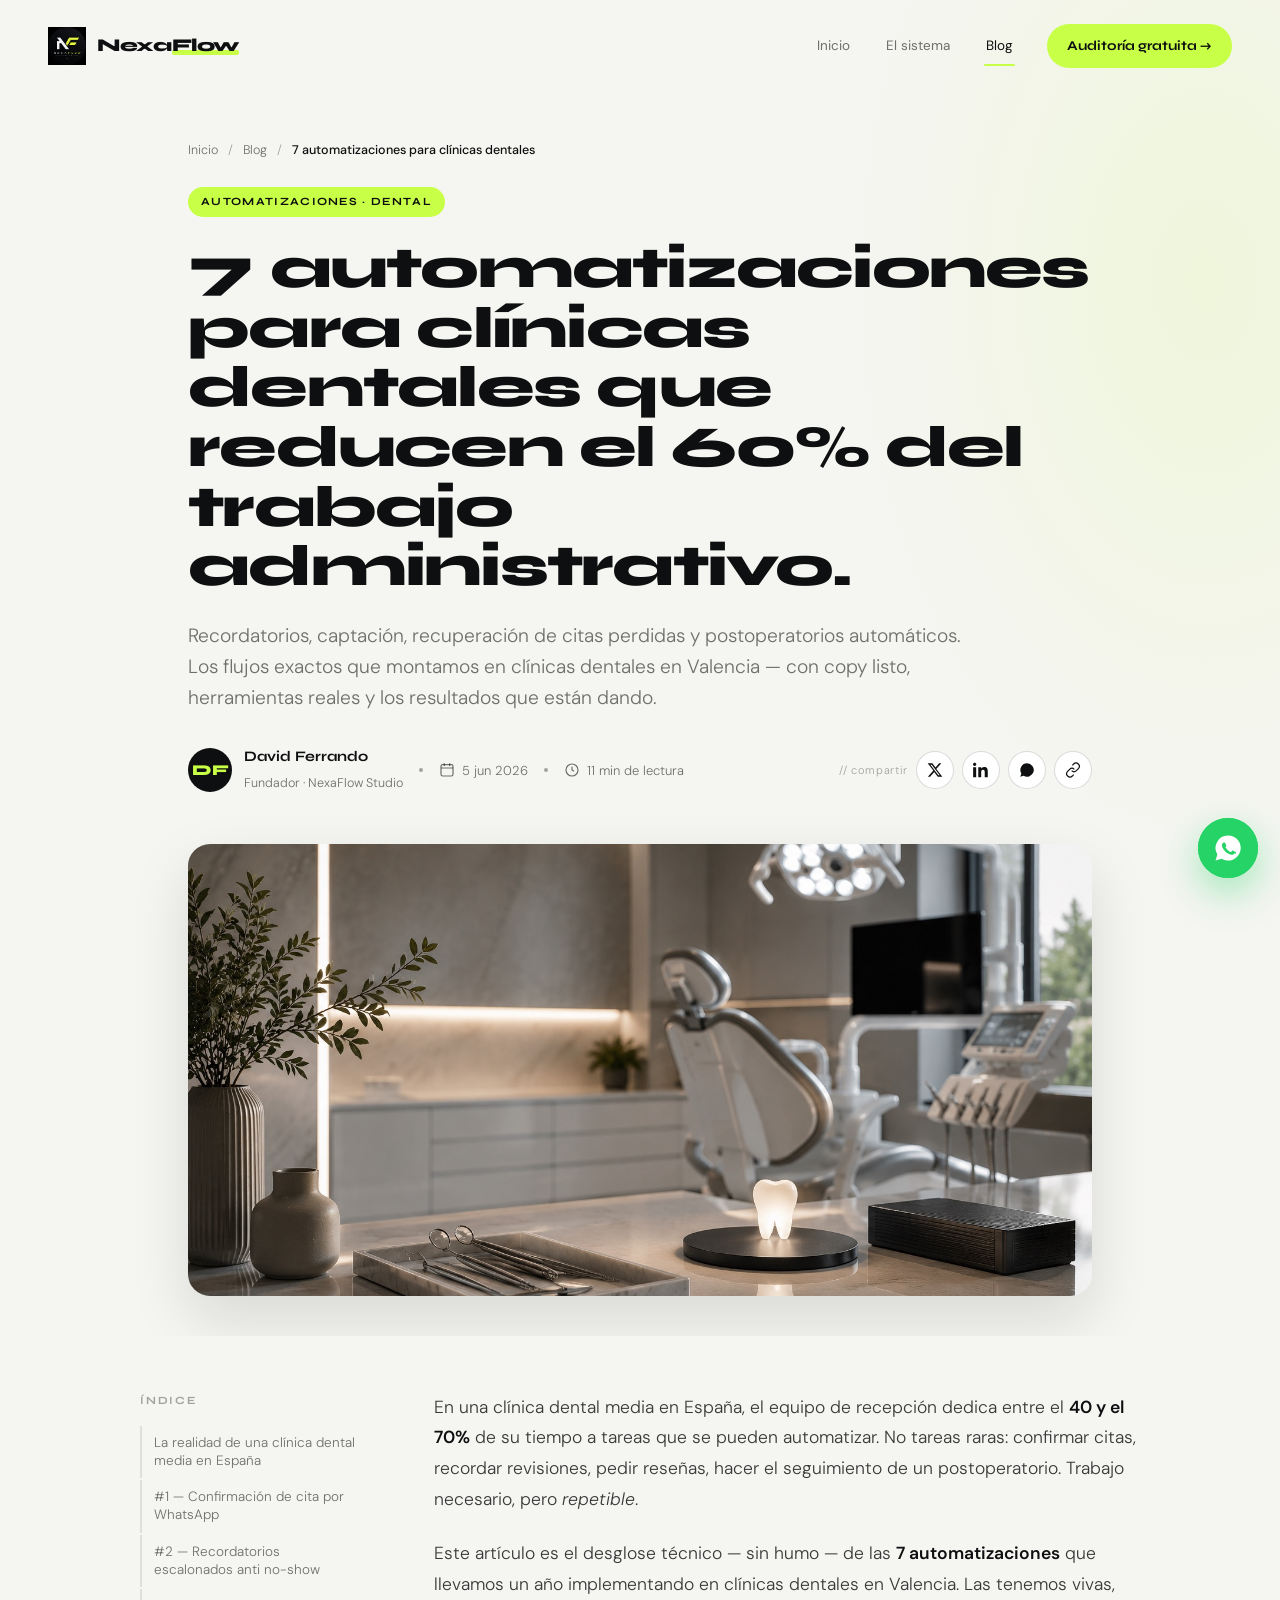
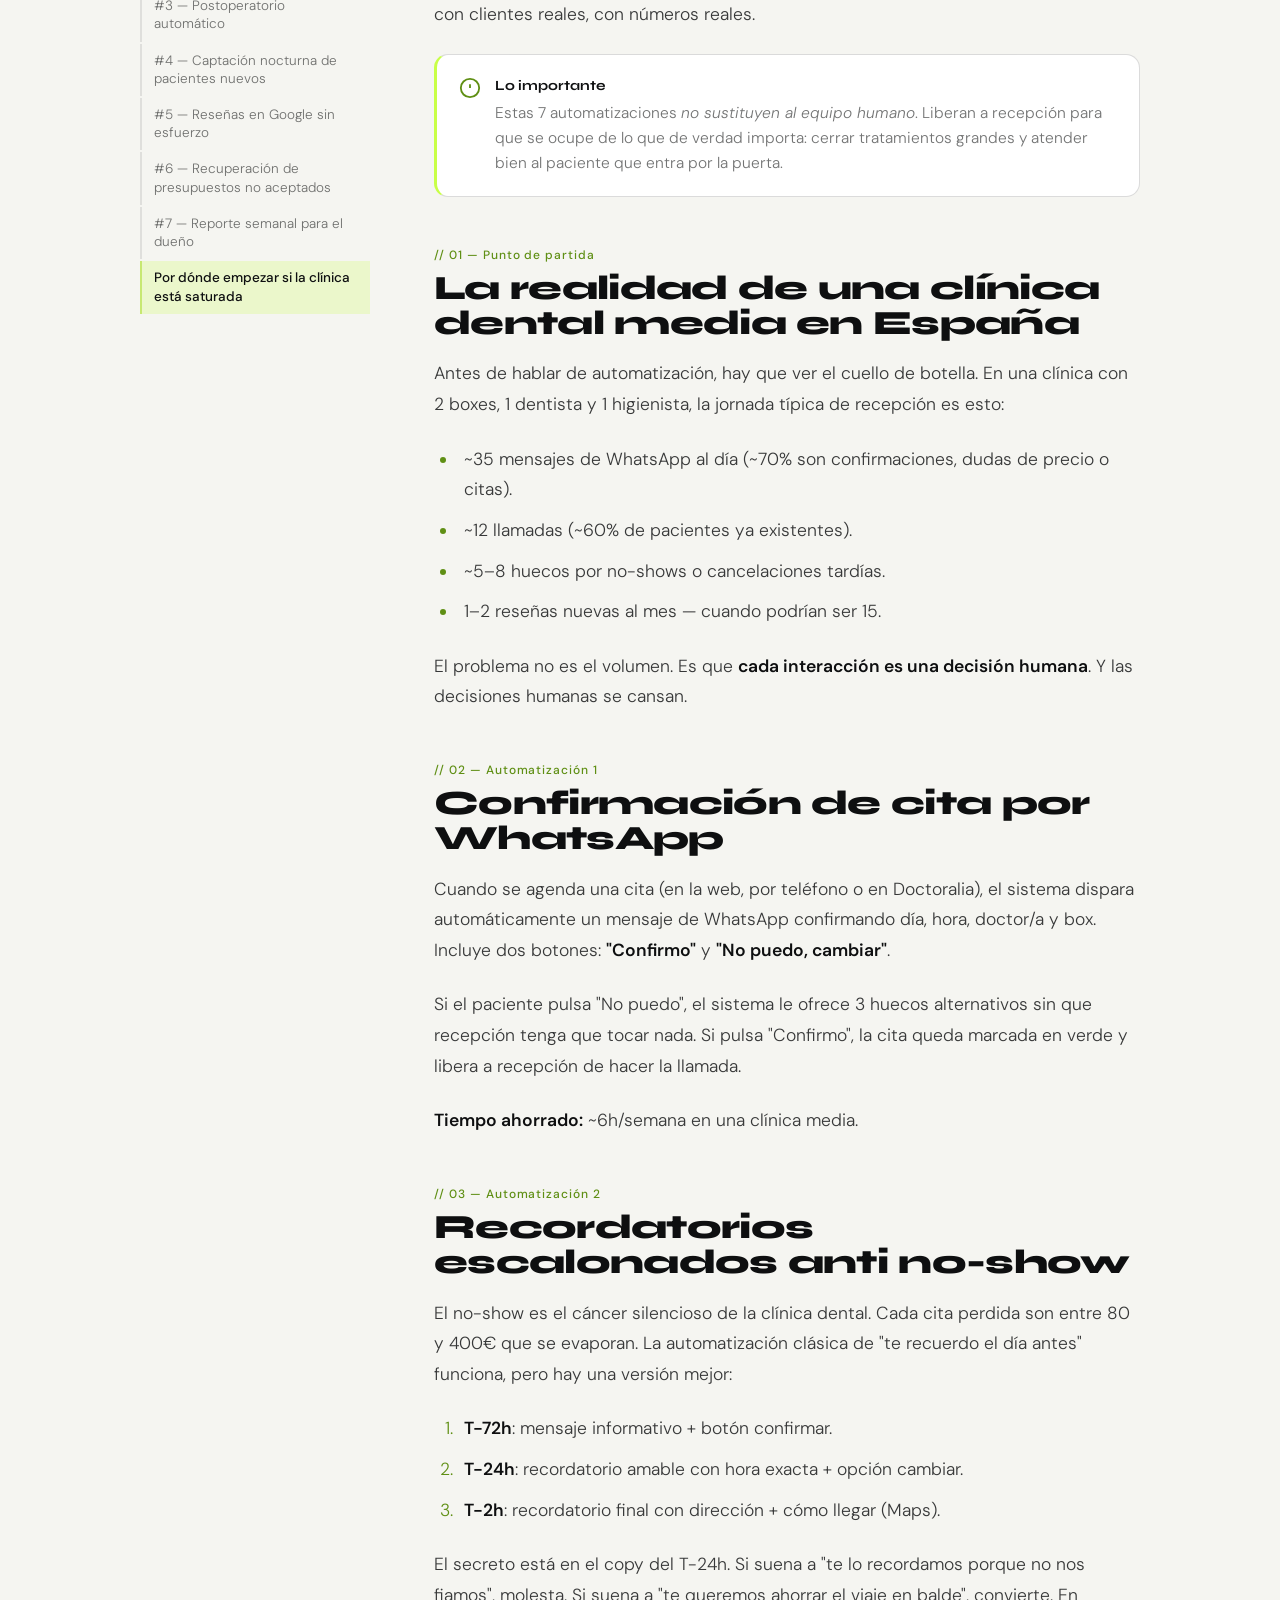
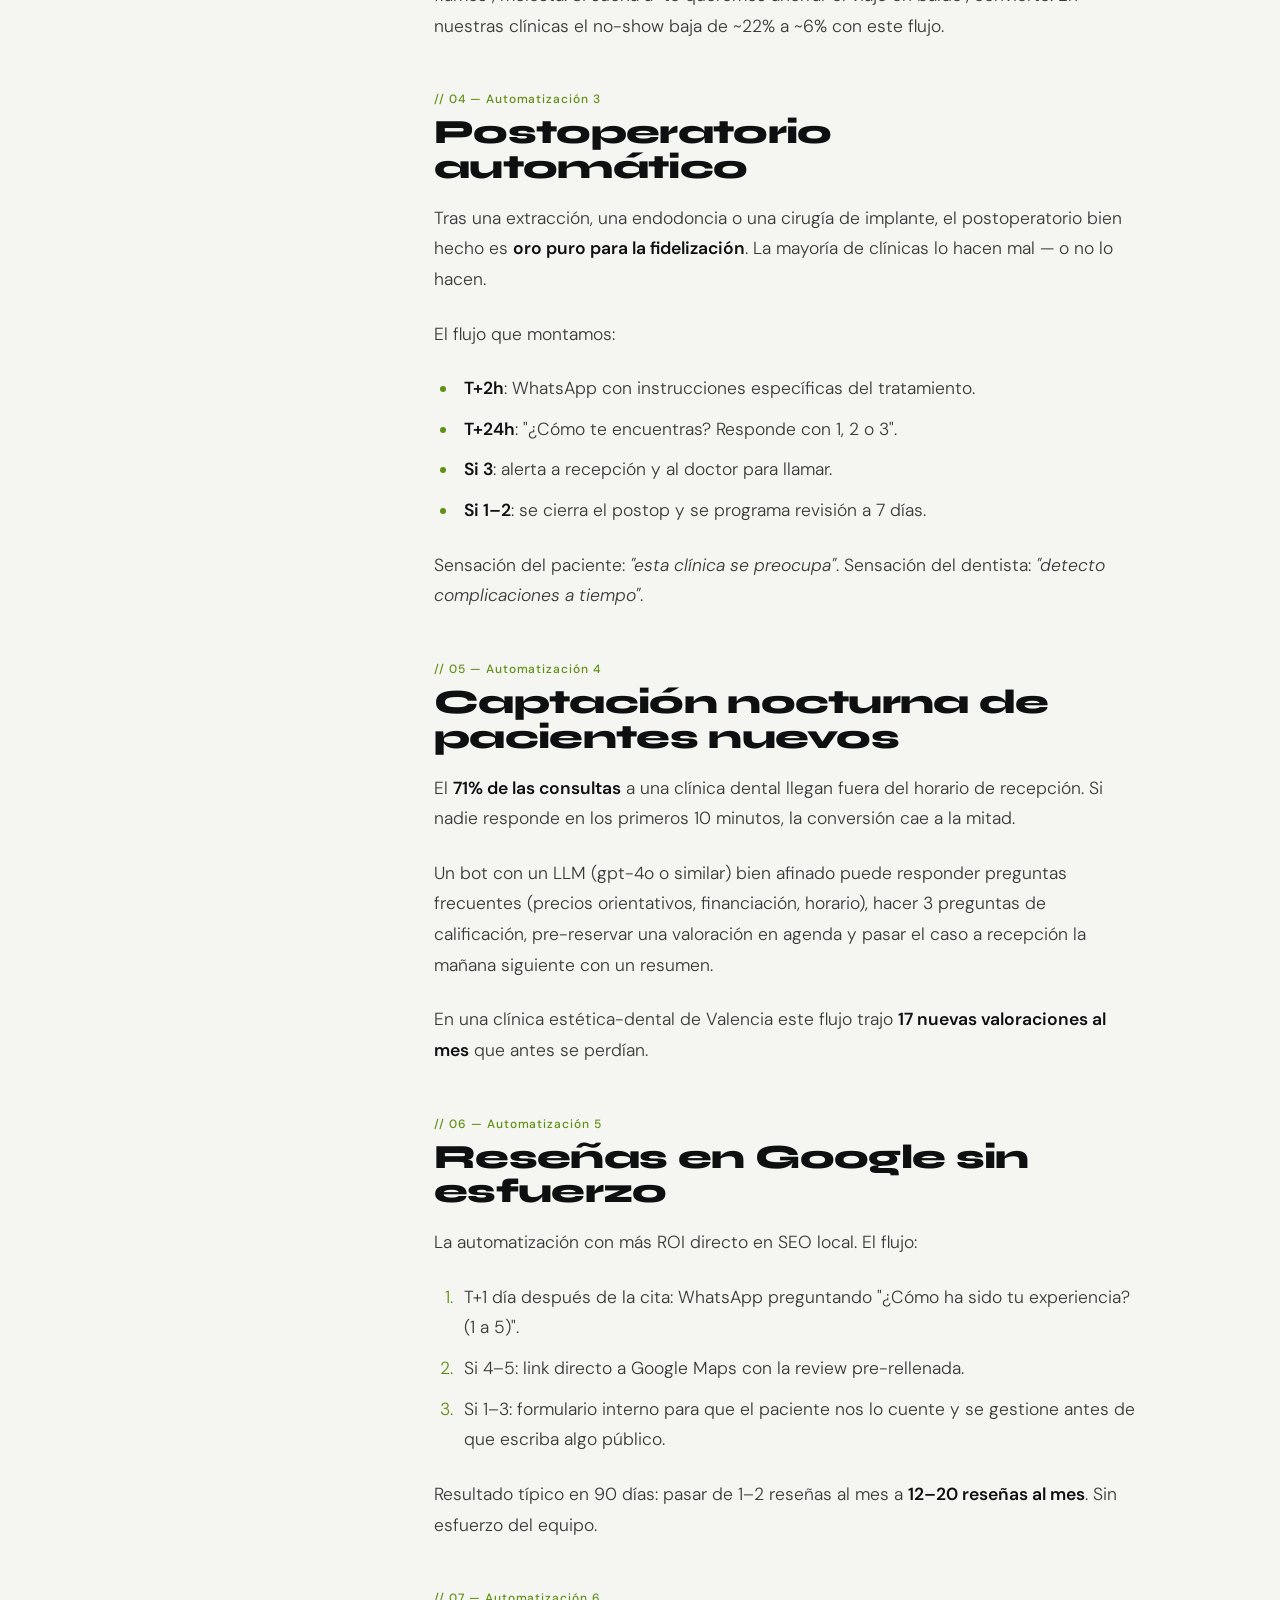
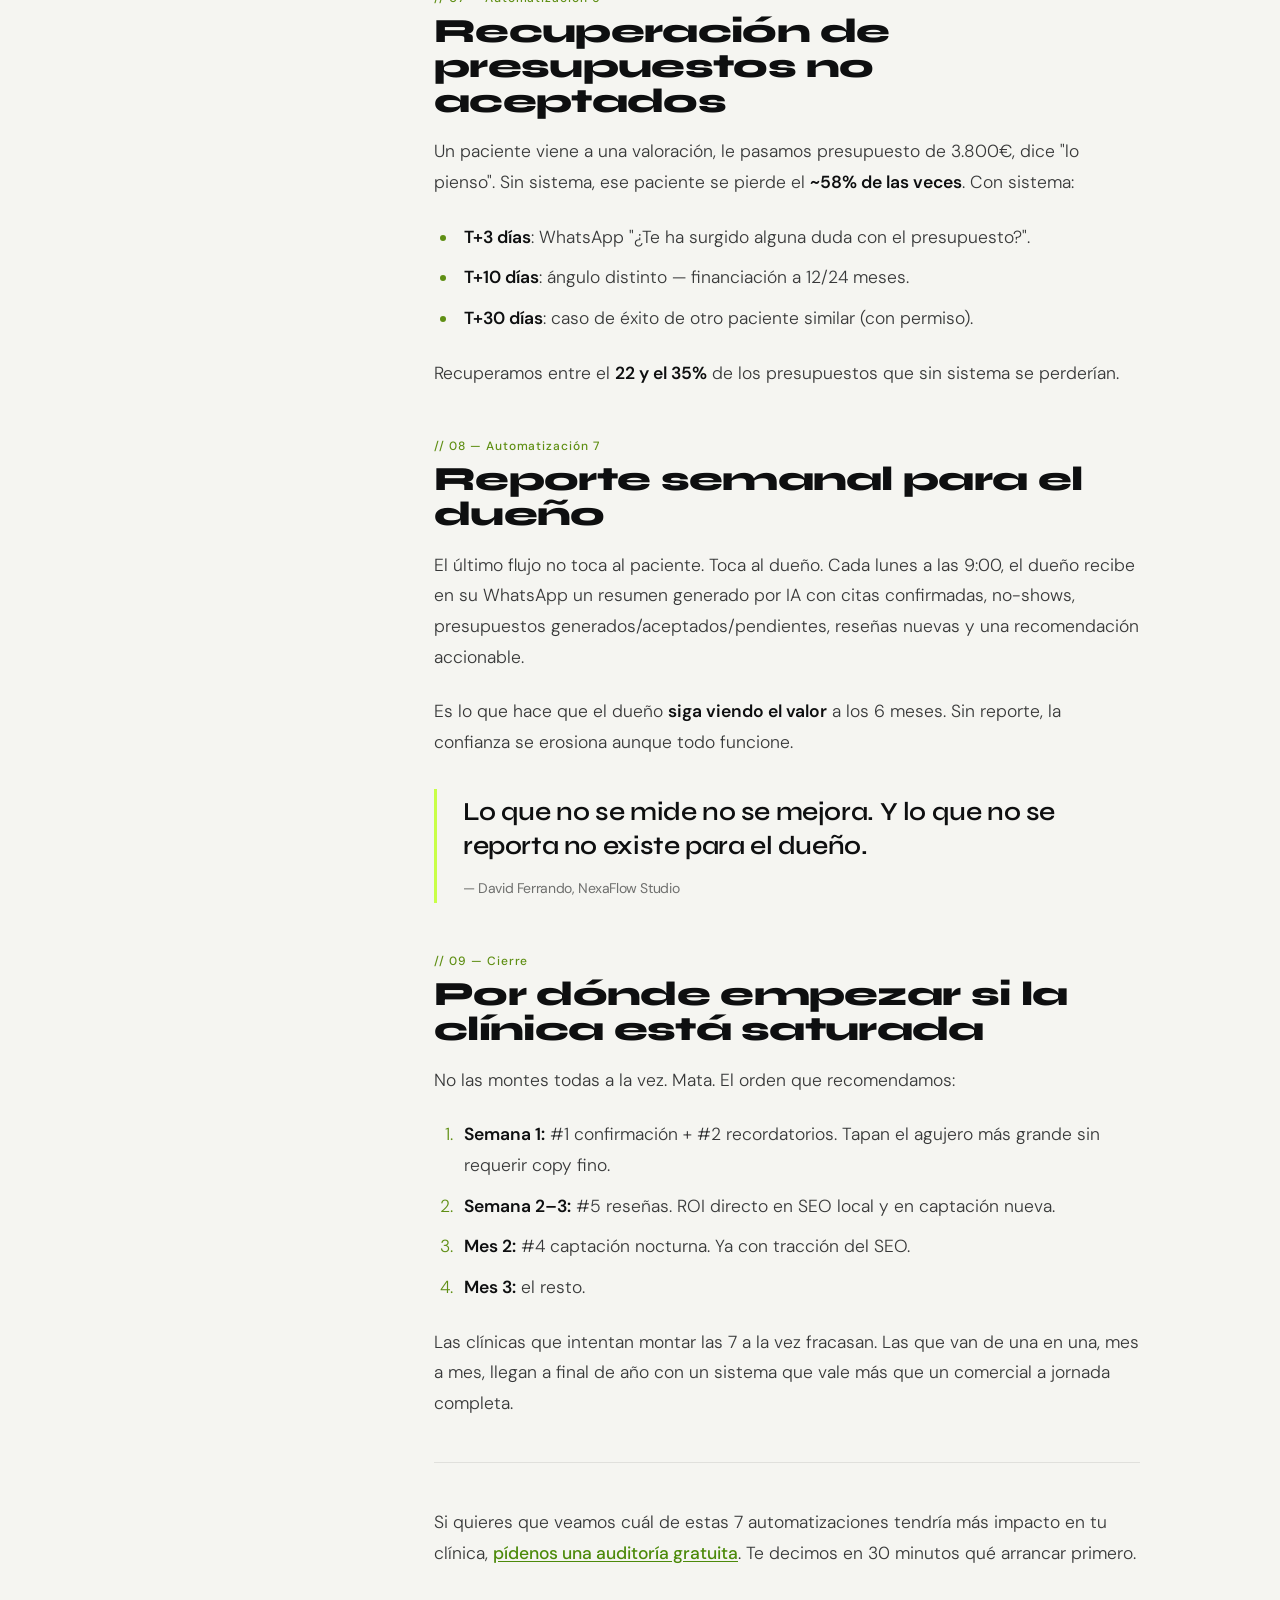
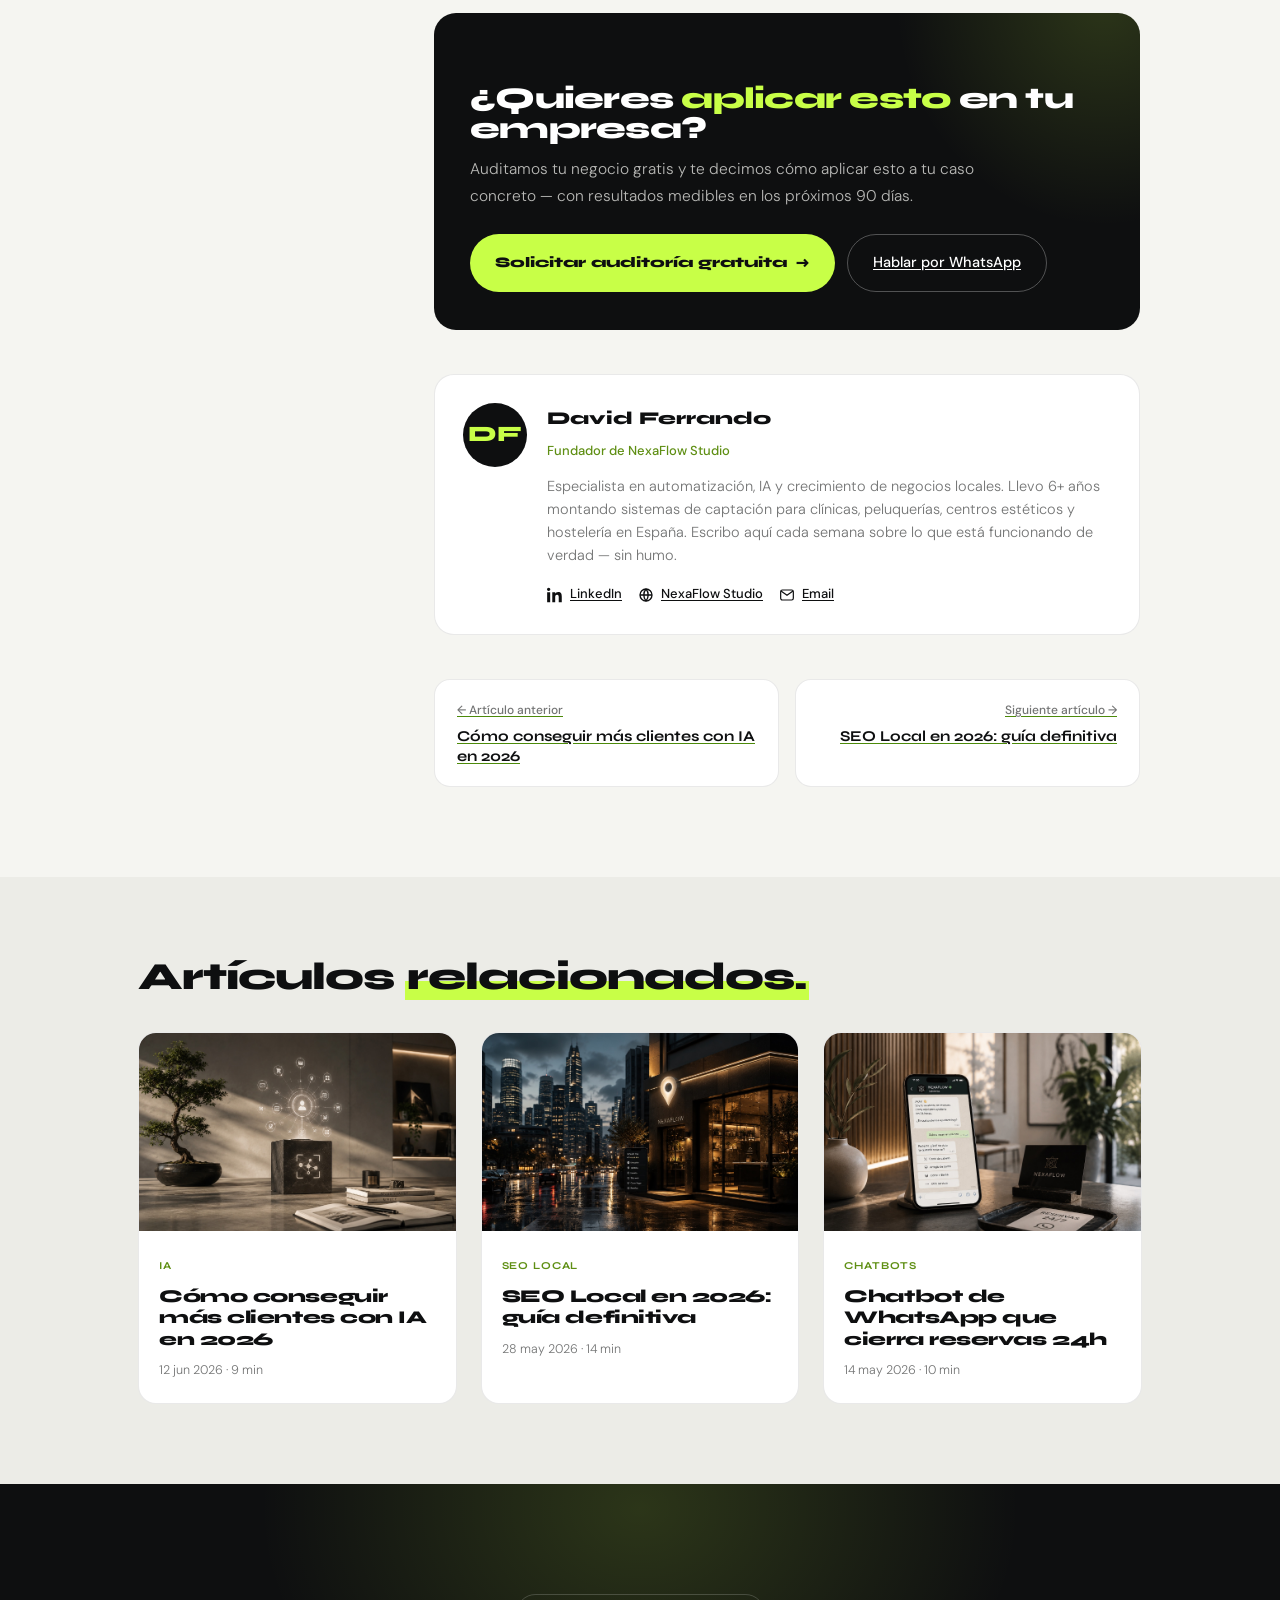
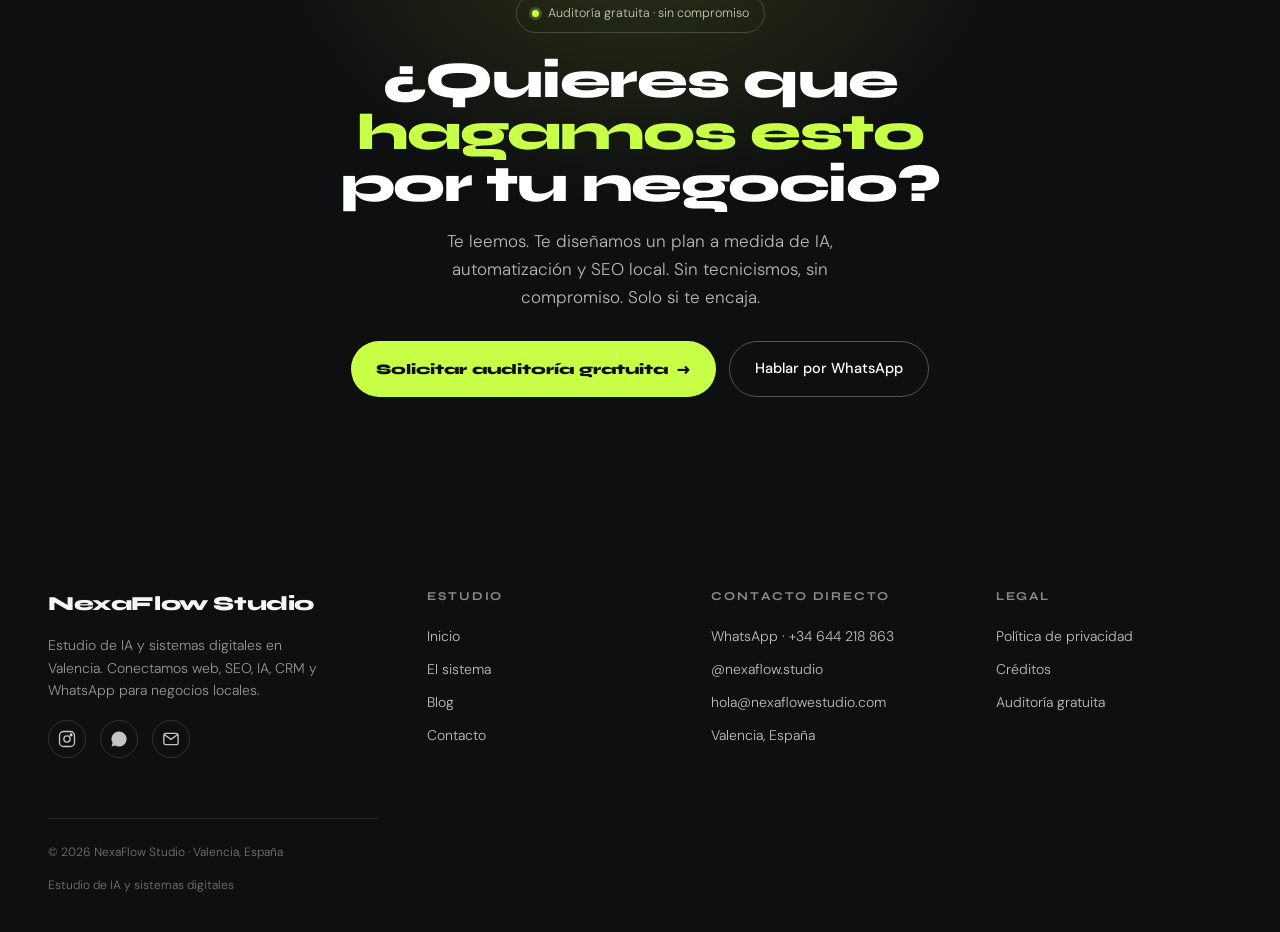
<file: blog-automatizaciones-dentales.html>
<!DOCTYPE html>
<html lang="es">
<head>
<meta charset="UTF-8" />
<meta name="viewport" content="width=device-width, initial-scale=1.0" />
<title>7 automatizaciones para clínicas dentales que reducen el 60% del trabajo administrativo | Blog NexaFlow</title>
<meta name="description" content="Recordatorios, captación, recuperación de citas perdidas y postoperatorios automáticos. Los flujos exactos que montamos en clínicas dentales en Valencia, con copy listo y resultados reales." />
<link rel="canonical" href="https://www.nexaflowestudio.com/blog/automatizaciones-clinicas-dentales" />
<meta name="robots" content="index, follow, max-snippet:-1, max-image-preview:large" />
<meta name="author" content="David Ferrando — NexaFlow Studio" />
<link rel="icon" type="image/png" href="assets/logo-mark.png" />
<link rel="apple-touch-icon" href="assets/logo-mark.png" />
<meta name="theme-color" content="#f5f5f1" />

<!-- Open Graph -->
<meta property="og:type" content="article" />
<meta property="og:site_name" content="NexaFlow Studio" />
<meta property="og:title" content="7 automatizaciones para clínicas dentales que reducen el 60% del trabajo administrativo" />
<meta property="og:description" content="Los 7 flujos que reducen el 60% del trabajo administrativo en una clínica dental." />
<meta property="og:url" content="https://www.nexaflowestudio.com/blog/automatizaciones-clinicas-dentales" />
<meta property="og:image" content="https://www.nexaflowestudio.com/assets/logo.png" />
<meta property="article:author" content="David Ferrando" />
<meta property="article:published_time" content="2026-06-05" />
<meta property="article:section" content="Automatizaciones" />
<meta property="og:locale" content="es_ES" />
<meta name="twitter:card" content="summary_large_image" />
<meta name="twitter:title" content="7 automatizaciones para clínicas dentales" />
<meta name="twitter:description" content="Los 7 flujos que reducen el 60% del trabajo administrativo en una clínica dental." />
<meta name="twitter:image" content="https://www.nexaflowestudio.com/assets/logo.png" />

<link rel="preconnect" href="https://fonts.googleapis.com" />
<link rel="preconnect" href="https://fonts.gstatic.com" crossorigin />
<link href="https://fonts.googleapis.com/css2?family=Syne:wght@600;700;800&family=DM+Sans:opsz,wght@9..40,300;9..40,400;9..40,500&family=JetBrains+Mono:wght@400;500&family=Source+Serif+4:opsz,wght@8..60,400;8..60,500;8..60,600&display=swap" rel="stylesheet" />

<!-- Schema -->
<script type="application/ld+json">
{
  "@context": "https://schema.org",
  "@graph": [
    {
      "@type": "Article",
      "@id": "https://www.nexaflowestudio.com/blog/automatizaciones-clinicas-dentales#article",
      "headline": "7 automatizaciones para clínicas dentales que reducen el 60% del trabajo administrativo",
      "description": "Los 7 flujos que reducen el 60% del trabajo administrativo en una clínica dental.",
      "image": "https://www.nexaflowestudio.com/assets/logo.png",
      "datePublished": "2026-06-05",
      "dateModified": "2026-06-05",
      "author": {
        "@type": "Person",
        "name": "David Ferrando",
        "jobTitle": "Fundador de NexaFlow Studio",
        "url": "https://www.nexaflowestudio.com/",
        "sameAs": ["https://www.linkedin.com/in/davidferrando"]
      },
      "publisher": {
        "@type": "Organization",
        "name": "NexaFlow Studio",
        "logo": {"@type":"ImageObject","url":"https://www.nexaflowestudio.com/assets/logo.png"}
      },
      "mainEntityOfPage": "https://www.nexaflowestudio.com/blog/automatizaciones-clinicas-dentales",
      "articleSection": "Automatizaciones",
      "inLanguage": "es-ES"
    },
    {
      "@type": "BreadcrumbList",
      "itemListElement": [
        {"@type":"ListItem","position":1,"name":"Inicio","item":"https://www.nexaflowestudio.com/"},
        {"@type":"ListItem","position":2,"name":"Blog","item":"https://www.nexaflowestudio.com/blog.html"},
        {"@type":"ListItem","position":3,"name":"7 automatizaciones para clínicas dentales","item":"https://www.nexaflowestudio.com/blog/automatizaciones-clinicas-dentales"}
      ]
    }
  ]
}
</script>

<style id="nf-crit">html,body{background:#f5f5f1}</style>
<link rel="stylesheet" href="css/nf.css?v=3">
</head>
<body>

<!-- READING PROGRESS -->
<div id="progress"><div class="bar"></div></div>

<!-- NAV -->
<nav id="nav">
  <div class="nav-in">
    <a href="index.html" class="logo" aria-label="NexaFlow Studio — inicio">
      <img src="assets/logo-mark.png" alt="NexaFlow Studio" />
      <span class="logo-word">Nexa<span>Flow</span></span>
    </a>
    <div class="nav-links">
      <a class="nl" href="index.html">Inicio</a>
      <a class="nl" href="sistema.html">El sistema</a>
      <a class="nl active" href="blog.html">Blog</a>
      <a class="nav-cta" href="index.html#contacto">Auditoría gratuita →</a>
    </div>
    <button class="hamb" aria-label="Menú" aria-expanded="false"><span></span><span></span><span></span></button>
  </div>
</nav>
<div class="nav-overlay" id="navOverlay" aria-hidden="true">
  <button class="close" aria-label="Cerrar">✕</button>
  <a href="index.html">Inicio</a>
  <a href="sistema.html">El sistema</a>
  <a href="blog.html">Blog</a>
  <a href="index.html#contacto">Auditoría gratuita</a>
</div>

<!-- HERO ARTÍCULO -->
<header class="art-hero">
  <div class="wrap">
    <nav class="crumbs" aria-label="Breadcrumb">
      <a href="index.html">Inicio</a>
      <span class="sep">/</span>
      <a href="blog.html">Blog</a>
      <span class="sep">/</span>
      <span class="cur">7 automatizaciones para clínicas dentales</span>
    </nav>

    <span class="art-cat">Automatizaciones · Dental</span>
    <h1 class="art-title">7 automatizaciones para clínicas dentales que reducen el 60% del trabajo administrativo.</h1>
    <p class="art-lede">Recordatorios, captación, recuperación de citas perdidas y postoperatorios automáticos. Los flujos exactos que montamos en clínicas dentales en Valencia — con copy listo, herramientas reales y los resultados que están dando.</p>

    <div class="art-meta">
      <div class="author">
        <div class="avatar" aria-hidden="true">DF</div>
        <div class="au-info">
          <b>David Ferrando</b>
          <small>Fundador · NexaFlow Studio</small>
        </div>
      </div>
      <span class="dot-sep" aria-hidden="true"></span>
      <span class="mi">
        <svg viewBox="0 0 24 24" fill="none" stroke="currentColor" stroke-width="1.8"><rect x="3" y="4" width="18" height="17" rx="2.5"/><path d="M3 9h18M8 2v4M16 2v4"/></svg>
        5 jun 2026
      </span>
      <span class="dot-sep" aria-hidden="true"></span>
      <span class="mi">
        <svg viewBox="0 0 24 24" fill="none" stroke="currentColor" stroke-width="1.8"><circle cx="12" cy="12" r="9"/><path d="M12 7v5l3 2"/></svg>
        11 min de lectura
      </span>
      <div class="share" aria-label="Compartir artículo">
        <span class="sh-lbl">// compartir</span>
        <button class="share-btn" onclick="shareTo('x')" aria-label="Compartir en X">
          <svg viewBox="0 0 24 24" fill="currentColor"><path d="M18.244 2H21.5l-7.59 8.67L23 22h-6.84l-5.36-7.02L4.6 22H1.34l8.12-9.28L1 2h7l4.84 6.4L18.244 2zm-1.2 18h1.9L7.04 4H5.04l11.99 16z"/></svg>
        </button>
        <button class="share-btn" onclick="shareTo('linkedin')" aria-label="Compartir en LinkedIn">
          <svg viewBox="0 0 24 24" fill="currentColor"><path d="M4.98 3.5C4.98 4.88 3.87 6 2.5 6S0 4.88 0 3.5 1.12 1 2.5 1s2.48 1.12 2.48 2.5zM.22 8h4.56v15H.22V8zm7.7 0h4.37v2.05h.06c.61-1.16 2.1-2.38 4.32-2.38 4.62 0 5.48 3.04 5.48 7v8.33h-4.56v-7.39c0-1.76-.03-4.03-2.46-4.03-2.46 0-2.84 1.92-2.84 3.9V23H7.92V8z"/></svg>
        </button>
        <button class="share-btn" onclick="shareTo('whatsapp')" aria-label="Compartir en WhatsApp">
          <svg viewBox="0 0 24 24" fill="currentColor"><path d="M12 2a10 10 0 0 0-8.5 15.2L2 22l4.9-1.5A10 10 0 1 0 12 2z"/></svg>
        </button>
        <button class="share-btn" onclick="copyLink()" aria-label="Copiar enlace">
          <svg viewBox="0 0 24 24" fill="none" stroke="currentColor" stroke-width="1.8"><path d="M10 13a5 5 0 0 0 7.07 0l3-3a5 5 0 0 0-7.07-7.07L11 5"/><path d="M14 11a5 5 0 0 0-7.07 0l-3 3a5 5 0 0 0 7.07 7.07L13 19"/></svg>
        </button>
      </div>
    </div>

    <!-- COVER PLACEHOLDER (sustituye este bloque por tu <img>) -->
    <figure class="art-cover"><img src="assets/img/blog-dental.jpg" alt="Portada del artículo" loading="eager" /></figure>
  </div>
</header>

<!-- BODY -->
<section class="art-body">
  <div class="wrap">
    <div class="art-grid">

      <!-- TOC -->
      <aside class="toc" aria-label="Índice del artículo">
        <h6>Índice</h6>
        <ol id="tocList">
          <li><a href="#realidad">La realidad de una clínica dental media en España</a></li>
          <li><a href="#a1">#1 — Confirmación de cita por WhatsApp</a></li>
          <li><a href="#a2">#2 — Recordatorios escalonados anti no-show</a></li>
          <li><a href="#a3">#3 — Postoperatorio automático</a></li>
          <li><a href="#a4">#4 — Captación nocturna de pacientes nuevos</a></li>
          <li><a href="#a5">#5 — Reseñas en Google sin esfuerzo</a></li>
          <li><a href="#a6">#6 — Recuperación de presupuestos no aceptados</a></li>
          <li><a href="#a7">#7 — Reporte semanal para el dueño</a></li>
          <li><a href="#start">Por dónde empezar si la clínica está saturada</a></li>
        </ol>
      </aside>

      <!-- PROSE -->
      <article class="prose" id="proseRoot">

        <p>En una clínica dental media en España, el equipo de recepción dedica entre el <strong>40 y el 70%</strong> de su tiempo a tareas que se pueden automatizar. No tareas raras: confirmar citas, recordar revisiones, pedir reseñas, hacer el seguimiento de un postoperatorio. Trabajo necesario, pero <em>repetible</em>.</p>

<p>Este artículo es el desglose técnico — sin humo — de las <strong>7 automatizaciones</strong> que llevamos un año implementando en clínicas dentales en Valencia. Las tenemos vivas, con clientes reales, con números reales.</p>

<div class="callout">
  <svg viewBox="0 0 24 24" fill="none" stroke="currentColor" stroke-width="2"><circle cx="12" cy="12" r="10"/><path d="M12 8v4M12 16h.01"/></svg>
  <div><b>Lo importante</b>Estas 7 automatizaciones <em>no sustituyen al equipo humano</em>. Liberan a recepción para que se ocupe de lo que de verdad importa: cerrar tratamientos grandes y atender bien al paciente que entra por la puerta.</div>
</div>

<h2 id="realidad" data-num="// 01 — Punto de partida">La realidad de una clínica dental media en España</h2>

<p>Antes de hablar de automatización, hay que ver el cuello de botella. En una clínica con 2 boxes, 1 dentista y 1 higienista, la jornada típica de recepción es esto:</p>

<ul>
  <li>~35 mensajes de WhatsApp al día (~70% son confirmaciones, dudas de precio o citas).</li>
  <li>~12 llamadas (~60% de pacientes ya existentes).</li>
  <li>~5–8 huecos por no-shows o cancelaciones tardías.</li>
  <li>1–2 reseñas nuevas al mes — cuando podrían ser 15.</li>
</ul>

<p>El problema no es el volumen. Es que <strong>cada interacción es una decisión humana</strong>. Y las decisiones humanas se cansan.</p>

<h2 id="a1" data-num="// 02 — Automatización 1">Confirmación de cita por WhatsApp</h2>

<p>Cuando se agenda una cita (en la web, por teléfono o en Doctoralia), el sistema dispara automáticamente un mensaje de WhatsApp confirmando día, hora, doctor/a y box. Incluye dos botones: <strong>"Confirmo"</strong> y <strong>"No puedo, cambiar"</strong>.</p>

<p>Si el paciente pulsa "No puedo", el sistema le ofrece 3 huecos alternativos sin que recepción tenga que tocar nada. Si pulsa "Confirmo", la cita queda marcada en verde y libera a recepción de hacer la llamada.</p>

<p><strong>Tiempo ahorrado:</strong> ~6h/semana en una clínica media.</p>

<h2 id="a2" data-num="// 03 — Automatización 2">Recordatorios escalonados anti no-show</h2>

<p>El no-show es el cáncer silencioso de la clínica dental. Cada cita perdida son entre 80 y 400€ que se evaporan. La automatización clásica de "te recuerdo el día antes" funciona, pero hay una versión mejor:</p>

<ol>
  <li><strong>T-72h</strong>: mensaje informativo + botón confirmar.</li>
  <li><strong>T-24h</strong>: recordatorio amable con hora exacta + opción cambiar.</li>
  <li><strong>T-2h</strong>: recordatorio final con dirección + cómo llegar (Maps).</li>
</ol>

<p>El secreto está en el copy del T-24h. Si suena a "te lo recordamos porque no nos fiamos", molesta. Si suena a "te queremos ahorrar el viaje en balde", convierte. En nuestras clínicas el no-show baja de ~22% a ~6% con este flujo.</p>

<h2 id="a3" data-num="// 04 — Automatización 3">Postoperatorio automático</h2>

<p>Tras una extracción, una endodoncia o una cirugía de implante, el postoperatorio bien hecho es <strong>oro puro para la fidelización</strong>. La mayoría de clínicas lo hacen mal — o no lo hacen.</p>

<p>El flujo que montamos:</p>

<ul>
  <li><strong>T+2h</strong>: WhatsApp con instrucciones específicas del tratamiento.</li>
  <li><strong>T+24h</strong>: "¿Cómo te encuentras? Responde con 1, 2 o 3".</li>
  <li><strong>Si 3</strong>: alerta a recepción y al doctor para llamar.</li>
  <li><strong>Si 1–2</strong>: se cierra el postop y se programa revisión a 7 días.</li>
</ul>

<p>Sensación del paciente: <em>"esta clínica se preocupa"</em>. Sensación del dentista: <em>"detecto complicaciones a tiempo"</em>.</p>

<h2 id="a4" data-num="// 05 — Automatización 4">Captación nocturna de pacientes nuevos</h2>

<p>El <strong>71% de las consultas</strong> a una clínica dental llegan fuera del horario de recepción. Si nadie responde en los primeros 10 minutos, la conversión cae a la mitad.</p>

<p>Un bot con un LLM (gpt-4o o similar) bien afinado puede responder preguntas frecuentes (precios orientativos, financiación, horario), hacer 3 preguntas de calificación, pre-reservar una valoración en agenda y pasar el caso a recepción la mañana siguiente con un resumen.</p>

<p>En una clínica estética-dental de Valencia este flujo trajo <strong>17 nuevas valoraciones al mes</strong> que antes se perdían.</p>

<h2 id="a5" data-num="// 06 — Automatización 5">Reseñas en Google sin esfuerzo</h2>

<p>La automatización con más ROI directo en SEO local. El flujo:</p>

<ol>
  <li>T+1 día después de la cita: WhatsApp preguntando "¿Cómo ha sido tu experiencia? (1 a 5)".</li>
  <li>Si 4–5: link directo a Google Maps con la review pre-rellenada.</li>
  <li>Si 1–3: formulario interno para que el paciente nos lo cuente y se gestione antes de que escriba algo público.</li>
</ol>

<p>Resultado típico en 90 días: pasar de 1–2 reseñas al mes a <strong>12–20 reseñas al mes</strong>. Sin esfuerzo del equipo.</p>

<h2 id="a6" data-num="// 07 — Automatización 6">Recuperación de presupuestos no aceptados</h2>

<p>Un paciente viene a una valoración, le pasamos presupuesto de 3.800€, dice "lo pienso". Sin sistema, ese paciente se pierde el <strong>~58% de las veces</strong>. Con sistema:</p>

<ul>
  <li><strong>T+3 días</strong>: WhatsApp "¿Te ha surgido alguna duda con el presupuesto?".</li>
  <li><strong>T+10 días</strong>: ángulo distinto — financiación a 12/24 meses.</li>
  <li><strong>T+30 días</strong>: caso de éxito de otro paciente similar (con permiso).</li>
</ul>

<p>Recuperamos entre el <strong>22 y el 35%</strong> de los presupuestos que sin sistema se perderían.</p>

<h2 id="a7" data-num="// 08 — Automatización 7">Reporte semanal para el dueño</h2>

<p>El último flujo no toca al paciente. Toca al dueño. Cada lunes a las 9:00, el dueño recibe en su WhatsApp un resumen generado por IA con citas confirmadas, no-shows, presupuestos generados/aceptados/pendientes, reseñas nuevas y una recomendación accionable.</p>

<p>Es lo que hace que el dueño <strong>siga viendo el valor</strong> a los 6 meses. Sin reporte, la confianza se erosiona aunque todo funcione.</p>

<blockquote>
  Lo que no se mide no se mejora. Y lo que no se reporta no existe para el dueño.
  <cite>— David Ferrando, NexaFlow Studio</cite>
</blockquote>

<h2 id="start" data-num="// 09 — Cierre">Por dónde empezar si la clínica está saturada</h2>

<p>No las montes todas a la vez. Mata. El orden que recomendamos:</p>

<ol>
  <li><strong>Semana 1:</strong> #1 confirmación + #2 recordatorios. Tapan el agujero más grande sin requerir copy fino.</li>
  <li><strong>Semana 2–3:</strong> #5 reseñas. ROI directo en SEO local y en captación nueva.</li>
  <li><strong>Mes 2:</strong> #4 captación nocturna. Ya con tracción del SEO.</li>
  <li><strong>Mes 3:</strong> el resto.</li>
</ol>

<p>Las clínicas que intentan montar las 7 a la vez fracasan. Las que van de una en una, mes a mes, llegan a final de año con un sistema que vale más que un comercial a jornada completa.</p>

<hr />

<p>Si quieres que veamos cuál de estas 7 automatizaciones tendría más impacto en tu clínica, <a href="index.html#contacto">pídenos una auditoría gratuita</a>. Te decimos en 30 minutos qué arrancar primero.</p>

        <!-- CTA INLINE -->
        <div class="inline-cta">
          <div class="glow"></div>
          <h3>¿Quieres <em>aplicar esto</em> en tu empresa?</h3>
          <p>Auditamos tu negocio gratis y te decimos cómo aplicar esto a tu caso concreto — con resultados medibles en los próximos 90 días.</p>
          <div class="ctas">
            <button class="btn btn-main" onclick="location.href='index.html#contacto'"><span>Solicitar auditoría gratuita</span> →</button>
            <a class="btn btn-ghost" href="https://wa.me/34644218863" target="_blank" rel="noopener"><span>Hablar por WhatsApp</span></a>
          </div>
        </div>

        <!-- AUTHOR -->
        <div class="author-box">
          <div class="av-big" aria-hidden="true">DF</div>
          <div>
            <div class="au-name">David Ferrando</div>
            <span class="au-role">Fundador de NexaFlow Studio</span>
            <p class="au-bio">Especialista en automatización, IA y crecimiento de negocios locales. Llevo 6+ años montando sistemas de captación para clínicas, peluquerías, centros estéticos y hostelería en España. Escribo aquí cada semana sobre lo que está funcionando de verdad — sin humo.</p>
            <div class="au-links">
              <a href="https://www.linkedin.com/in/davidferrando" target="_blank" rel="noopener">
                <svg viewBox="0 0 24 24" fill="currentColor"><path d="M4.98 3.5C4.98 4.88 3.87 6 2.5 6S0 4.88 0 3.5 1.12 1 2.5 1s2.48 1.12 2.48 2.5zM.22 8h4.56v15H.22V8zm7.7 0h4.37v2.05h.06c.61-1.16 2.1-2.38 4.32-2.38 4.62 0 5.48 3.04 5.48 7v8.33h-4.56v-7.39c0-1.76-.03-4.03-2.46-4.03-2.46 0-2.84 1.92-2.84 3.9V23H7.92V8z"/></svg>
                LinkedIn
              </a>
              <a href="index.html">
                <svg viewBox="0 0 24 24" fill="none" stroke="currentColor" stroke-width="2"><circle cx="12" cy="12" r="9"/><path d="M3 12h18M12 3a14 14 0 0 1 0 18M12 3a14 14 0 0 0 0 18"/></svg>
                NexaFlow Studio
              </a>
              <a href="mailto:hola@nexaflowestudio.com">
                <svg viewBox="0 0 24 24" fill="none" stroke="currentColor" stroke-width="1.8"><rect x="2.5" y="4.5" width="19" height="15" rx="2.5"/><path d="M3 6l9 6.5L21 6"/></svg>
                Email
              </a>
            </div>
          </div>
        </div>

        <!-- PREV / NEXT -->
        <div class="pn">
          <a href="blog-ia-clientes-2026.html" class="prev">
            <span class="lab">← Artículo anterior</span>
            <span class="ti">Cómo conseguir más clientes con IA en 2026</span>
          </a>
          <a href="blog-seo-local-2026.html" class="next">
            <span class="lab">Siguiente artículo →</span>
            <span class="ti">SEO Local en 2026: guía definitiva</span>
          </a>
        </div>

      </article>

    </div>
  </div>
</section>

<!-- RELATED -->
<section id="related">
  <div class="wrap">
    <h2>Artículos <em>relacionados.</em></h2>
    <div class="rel-grid">
      <article class="rel-card">
        <a href="blog-ia-clientes-2026.html" class="rel-cover"><img src="assets/img/blog-feat.jpg" alt="Portada del artículo" loading="lazy" /></a>
        <div class="rel-body">
          <span class="cat">IA</span>
          <h4><a href="blog-ia-clientes-2026.html">Cómo conseguir más clientes con IA en 2026</a></h4>
          <div class="meta">12 jun 2026 · 9 min</div>
        </div>
      </article>
      <article class="rel-card">
        <a href="blog-seo-local-2026.html" class="rel-cover"><img src="assets/img/blog-seo.jpg" alt="Portada del artículo" loading="lazy" /></a>
        <div class="rel-body">
          <span class="cat">SEO Local</span>
          <h4><a href="blog-seo-local-2026.html">SEO Local en 2026: guía definitiva</a></h4>
          <div class="meta">28 may 2026 · 14 min</div>
        </div>
      </article>
      <article class="rel-card">
        <a href="blog-chatbot-whatsapp.html" class="rel-cover"><img src="assets/img/blog-whatsapp.jpg" alt="Portada del artículo" loading="lazy" /></a>
        <div class="rel-body">
          <span class="cat">Chatbots</span>
          <h4><a href="blog-chatbot-whatsapp.html">Chatbot de WhatsApp que cierra reservas 24h</a></h4>
          <div class="meta">14 may 2026 · 10 min</div>
        </div>
      </article>
    </div>
  </div>
</section>

<!-- CTA -->
<section id="cta" class="art-cta">
  <div class="cta-glow"></div>
  <div class="wrap">
    <span class="cta-badge"><span class="dot"></span> Auditoría gratuita · sin compromiso</span>
    <h2>¿Quieres que <em>hagamos esto</em><br />por tu negocio?</h2>
    <p class="ct-sub">Te leemos. Te diseñamos un plan a medida de IA, automatización y SEO local. Sin tecnicismos, sin compromiso. Solo si te encaja.</p>
    <div class="cta-ctas">
      <button class="btn btn-main" onclick="location.href='index.html#contacto'"><span>Solicitar auditoría gratuita</span> →</button>
      <a class="btn btn-ghost" href="https://wa.me/34644218863" target="_blank" rel="noopener"><span>Hablar por WhatsApp</span></a>
    </div>
  </div>
</section>

<!-- FOOTER -->
<footer class="foot">
  <div class="wrap">
    <div class="foot-brand">
      <span class="logo-word">Nexa<span>Flow</span> Studio</span>
      <p>Estudio de IA y sistemas digitales en Valencia. Conectamos web, SEO, IA, CRM y WhatsApp para negocios locales.</p>
      <div class="foot-soc">
        <a href="https://www.instagram.com/nexaflow.studio" target="_blank" rel="noopener" aria-label="Instagram"><svg viewBox="0 0 24 24" fill="none" stroke="currentColor" stroke-width="1.8"><rect x="2" y="2" width="20" height="20" rx="5.5"/><circle cx="12" cy="12" r="4.2"/><circle cx="17.5" cy="6.5" r="1.2" fill="currentColor"/></svg></a>
        <a href="https://wa.me/34644218863" target="_blank" rel="noopener" aria-label="WhatsApp"><svg viewBox="0 0 24 24" fill="currentColor"><path d="M12 2a10 10 0 0 0-8.5 15.2L2 22l4.9-1.5A10 10 0 1 0 12 2z"/></svg></a>
        <a href="mailto:hola@nexaflowestudio.com" aria-label="Email"><svg viewBox="0 0 24 24" fill="none" stroke="currentColor" stroke-width="1.8"><rect x="2.5" y="4.5" width="19" height="15" rx="2.5"/><path d="M3 6l9 6.5L21 6"/></svg></a>
      </div>
    </div>
    <div class="foot-col">
      <h5>Estudio</h5>
      <a href="index.html">Inicio</a>
      <a href="sistema.html">El sistema</a>
      <a href="blog.html">Blog</a>
      <a href="index.html#contacto">Contacto</a>
    </div>
    <div class="foot-col">
      <h5>Contacto directo</h5>
      <a href="https://wa.me/34644218863" target="_blank" rel="noopener">WhatsApp · +34 644 218 863</a>
      <a href="https://ig.me/m/nexaflow.studio" target="_blank" rel="noopener">@nexaflow.studio</a>
      <a href="mailto:hola@nexaflowestudio.com">hola@nexaflowestudio.com</a>
      <p>Valencia, España</p>
    </div>
    <div class="foot-col">
      <h5>Legal</h5>
      <a href="politica-privacidad.html">Política de privacidad</a>
      <a href="creditos.html">Créditos</a>
      <a href="index.html#contacto">Auditoría gratuita</a>
    </div>
  </div>
  <div class="wrap">
    <div class="foot-bot">
      <div>© 2026 NexaFlow Studio · Valencia, España</div>
      <div>Estudio de IA y sistemas digitales</div>
    </div>
  </div>
</footer>

<!-- TOAST -->
<div class="toast" id="toast"><em>✓</em> Enlace copiado al portapapeles</div>

<script>
(function(){
  "use strict";

  // Reading progress
  var bar = document.querySelector("#progress .bar");
  function onScroll(){
    var h = document.documentElement;
    var st = h.scrollTop || document.body.scrollTop;
    var sh = h.scrollHeight - h.clientHeight;
    var p = sh > 0 ? (st/sh)*100 : 0;
    bar.style.width = p + "%";
    var nav = document.getElementById("nav");
    if(st > 30) nav.classList.add("solid"); else nav.classList.remove("solid");
  }
  onScroll();
  document.addEventListener("scroll", onScroll, { passive:true });

  // TOC active state via IntersectionObserver
  var sections = document.querySelectorAll(".prose h2[id]");
  var tocLinks = document.querySelectorAll(".toc ol li a");
  var tocItems = document.querySelectorAll(".toc ol li");
  var sectMap = {};
  tocLinks.forEach(function(a,i){
    var href = a.getAttribute("href").slice(1);
    sectMap[href] = i;
  });
  var io = new IntersectionObserver(function(entries){
    entries.forEach(function(en){
      if(en.isIntersecting){
        var id = en.target.id;
        var idx = sectMap[id];
        if(idx !== undefined){
          tocItems.forEach(function(li){ li.classList.remove("active"); });
          if(tocItems[idx]) tocItems[idx].classList.add("active");
        }
      }
    });
  }, { rootMargin: "-30% 0px -60% 0px", threshold: 0 });
  sections.forEach(function(s){ io.observe(s); });

  // Share
  window.shareTo = function(net){
    var u = encodeURIComponent(location.href);
    var t = encodeURIComponent(document.title);
    var url = "";
    if(net === "x") url = "https://twitter.com/intent/tweet?url="+u+"&text="+t;
    else if(net === "linkedin") url = "https://www.linkedin.com/sharing/share-offsite/?url="+u;
    else if(net === "whatsapp") url = "https://wa.me/?text="+t+"%20"+u;
    if(url) window.open(url, "_blank", "noopener,width=620,height=560");
  };
  window.copyLink = function(){
    var url = location.href;
    if(navigator.clipboard){
      navigator.clipboard.writeText(url).then(showToast).catch(function(){ fallback(url); });
    } else {
      fallback(url);
    }
  };
  function fallback(url){
    var t = document.createElement("textarea");
    t.value = url; document.body.appendChild(t); t.select();
    try{ document.execCommand("copy"); } catch(e){}
    document.body.removeChild(t);
    showToast();
  }
  function showToast(){
    var el = document.getElementById("toast");
    el.classList.add("show");
    setTimeout(function(){ el.classList.remove("show"); }, 2200);
  }

})();
</script>

<!-- FLOATING WHATSAPP -->
<style>
.fab-wa{position:fixed;right:22px;bottom:22px;z-index:700;width:60px;height:60px;border-radius:50%;background:#25d366;display:grid;place-items:center;box-shadow:0 14px 38px rgba(37,211,102,.42);transition:transform .3s ease,box-shadow .3s;animation:fabIn .5s ease .8s both}
.fab-wa svg{width:30px;height:30px;color:#fff}
.fab-wa:hover{transform:scale(1.08) translateY(-2px);box-shadow:0 18px 48px rgba(37,211,102,.55)}
.fab-wa::after{content:'';position:absolute;inset:0;border-radius:50%;border:2px solid #25d366;animation:fabPulse 2.4s ease-out infinite;pointer-events:none}
@keyframes fabIn{from{opacity:0;transform:scale(.4)}to{opacity:1;transform:scale(1)}}
@keyframes fabPulse{0%{transform:scale(1);opacity:.6}100%{transform:scale(1.7);opacity:0}}
@media (max-width:600px){.fab-wa{width:54px;height:54px;right:16px;bottom:16px}.fab-wa svg{width:27px;height:27px}}
body.nav-open .fab-wa{opacity:0;visibility:hidden;pointer-events:none}
</style>
<a class="fab-wa" href="https://wa.me/34644218863?text=Hola%2C%20me%20gustar%C3%ADa%20m%C3%A1s%20informaci%C3%B3n%20para%20mi%20negocio%20local." target="_blank" rel="noopener" aria-label="Escríbenos por WhatsApp">
  <svg viewBox="0 0 24 24" fill="currentColor"><path d="M12 2a10 10 0 0 0-8.5 15.2L2 22l4.9-1.5A10 10 0 1 0 12 2zm5.3 14.1c-.2.6-1.2 1.1-1.7 1.2-.4.1-1 .1-1.6-.1-.4-.1-.9-.3-1.5-.6-2.6-1.1-4.3-3.8-4.4-4-.1-.2-1-1.4-1-2.6 0-1.2.6-1.8.9-2.1.2-.2.5-.3.7-.3h.5c.2 0 .4 0 .6.5l.8 1.9c.1.2 0 .4 0 .5l-.4.5c-.2.2-.3.3-.1.6.2.3.8 1.3 1.7 2.1 1.1 1 2 1.3 2.3 1.4.3.1.4.1.6-.1l.7-.8c.2-.2.4-.2.6-.1l1.8.9c.3.1.4.2.5.3 0 .2 0 .8-.2 1.4z"/></svg>
</a>
<script src="js/nf.js?v=3"></script>
</body>
</html>
</file>
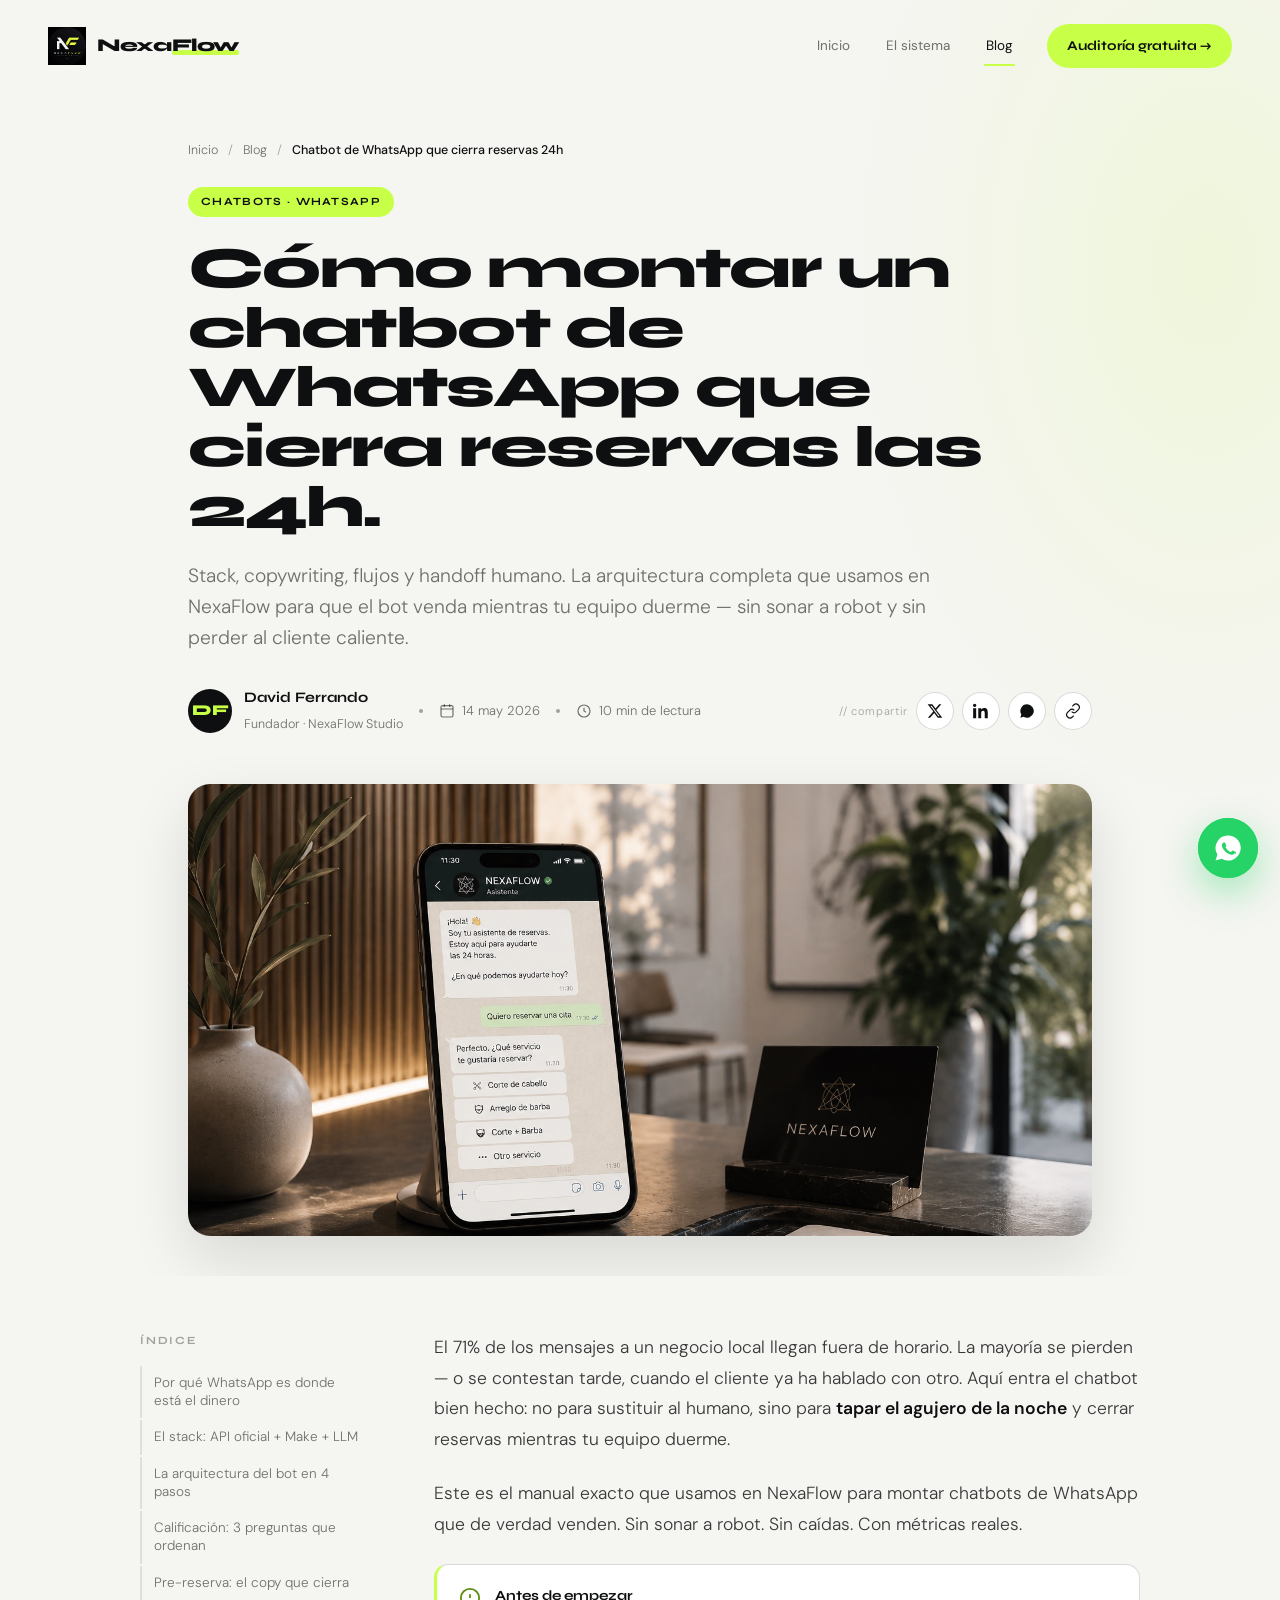
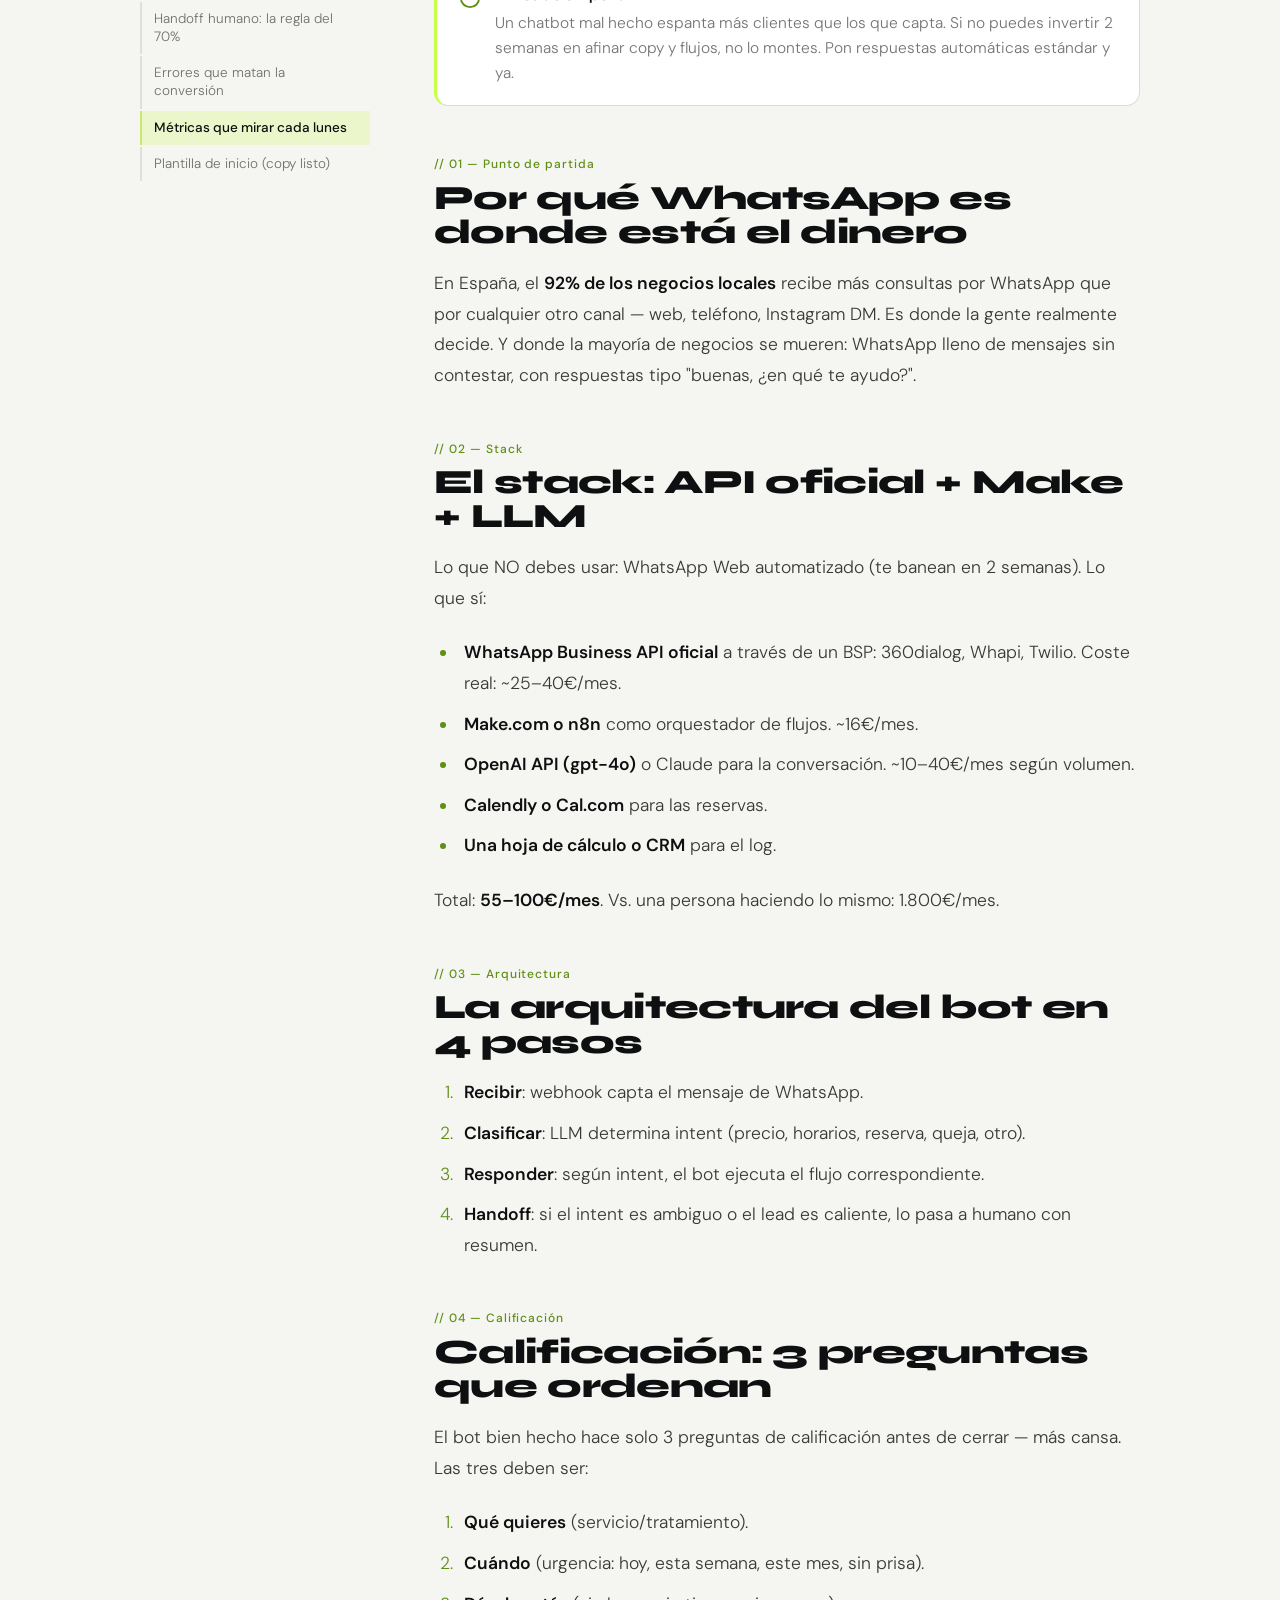
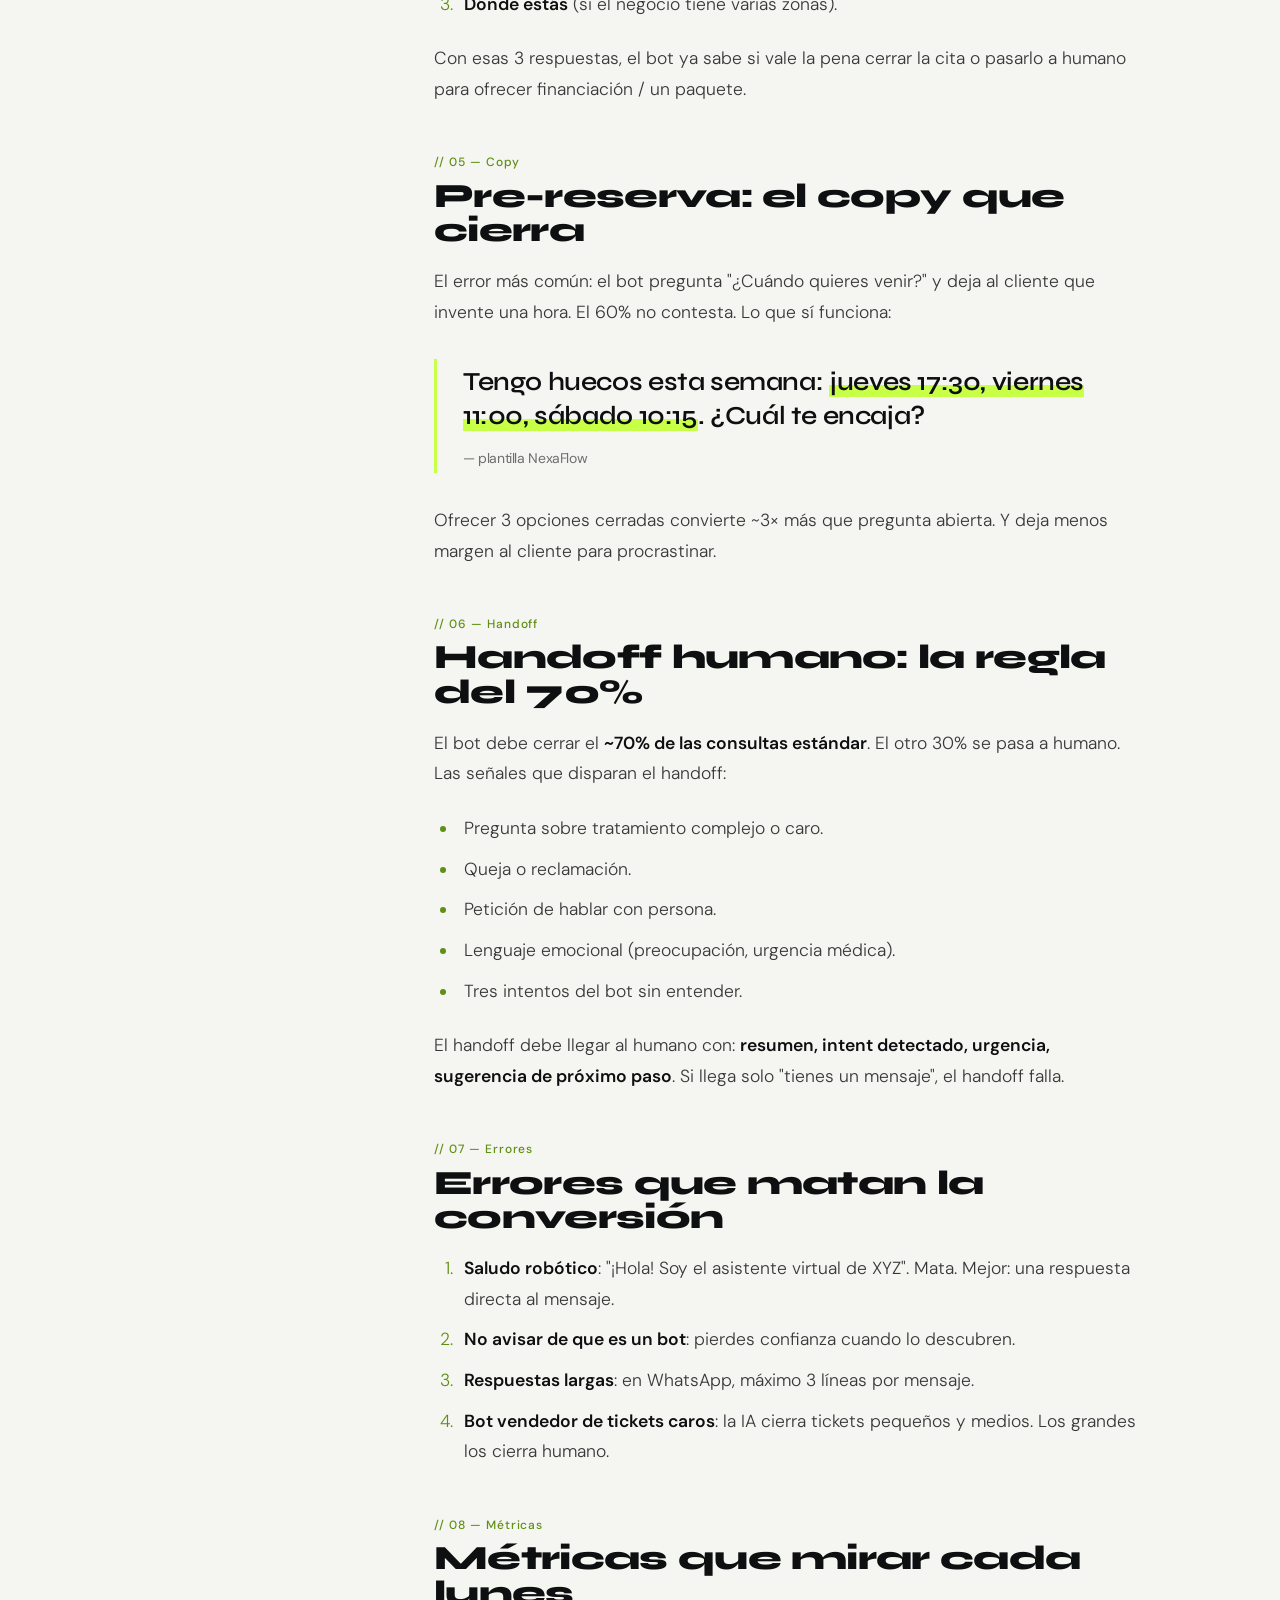
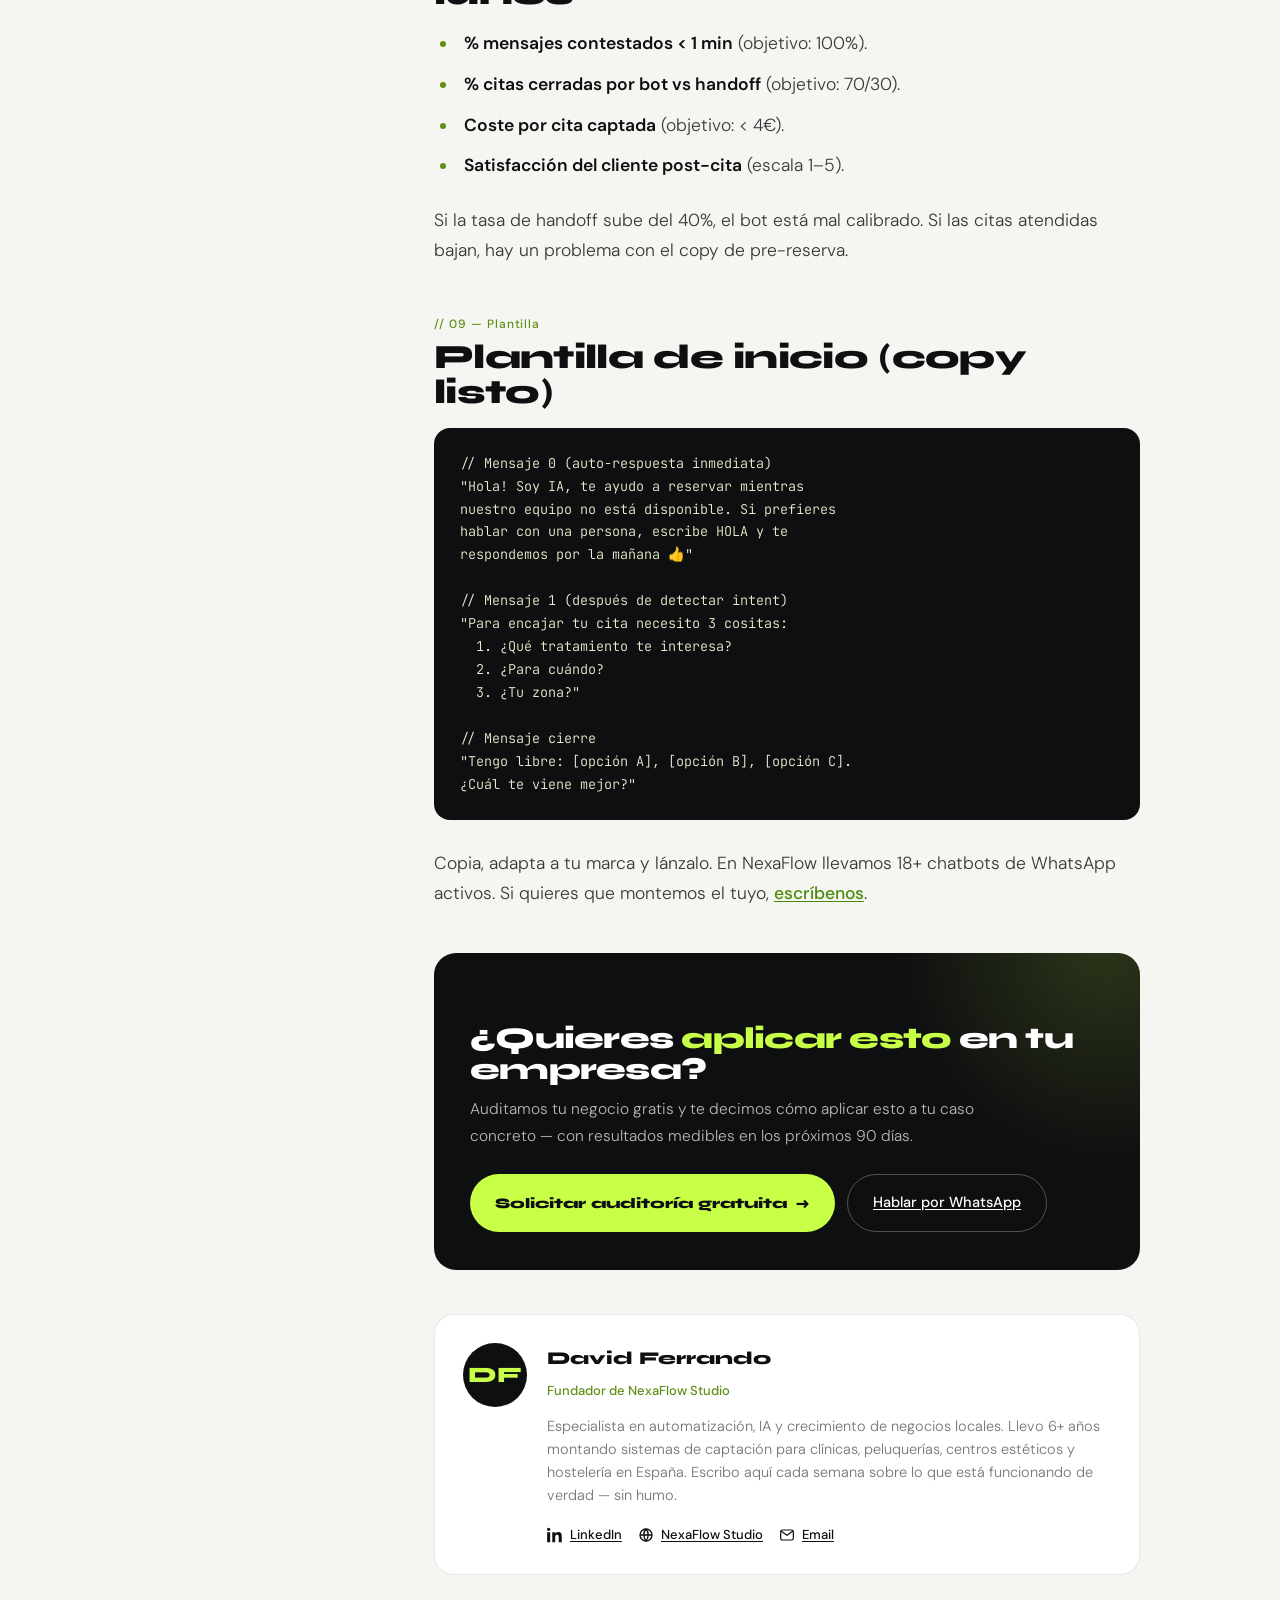
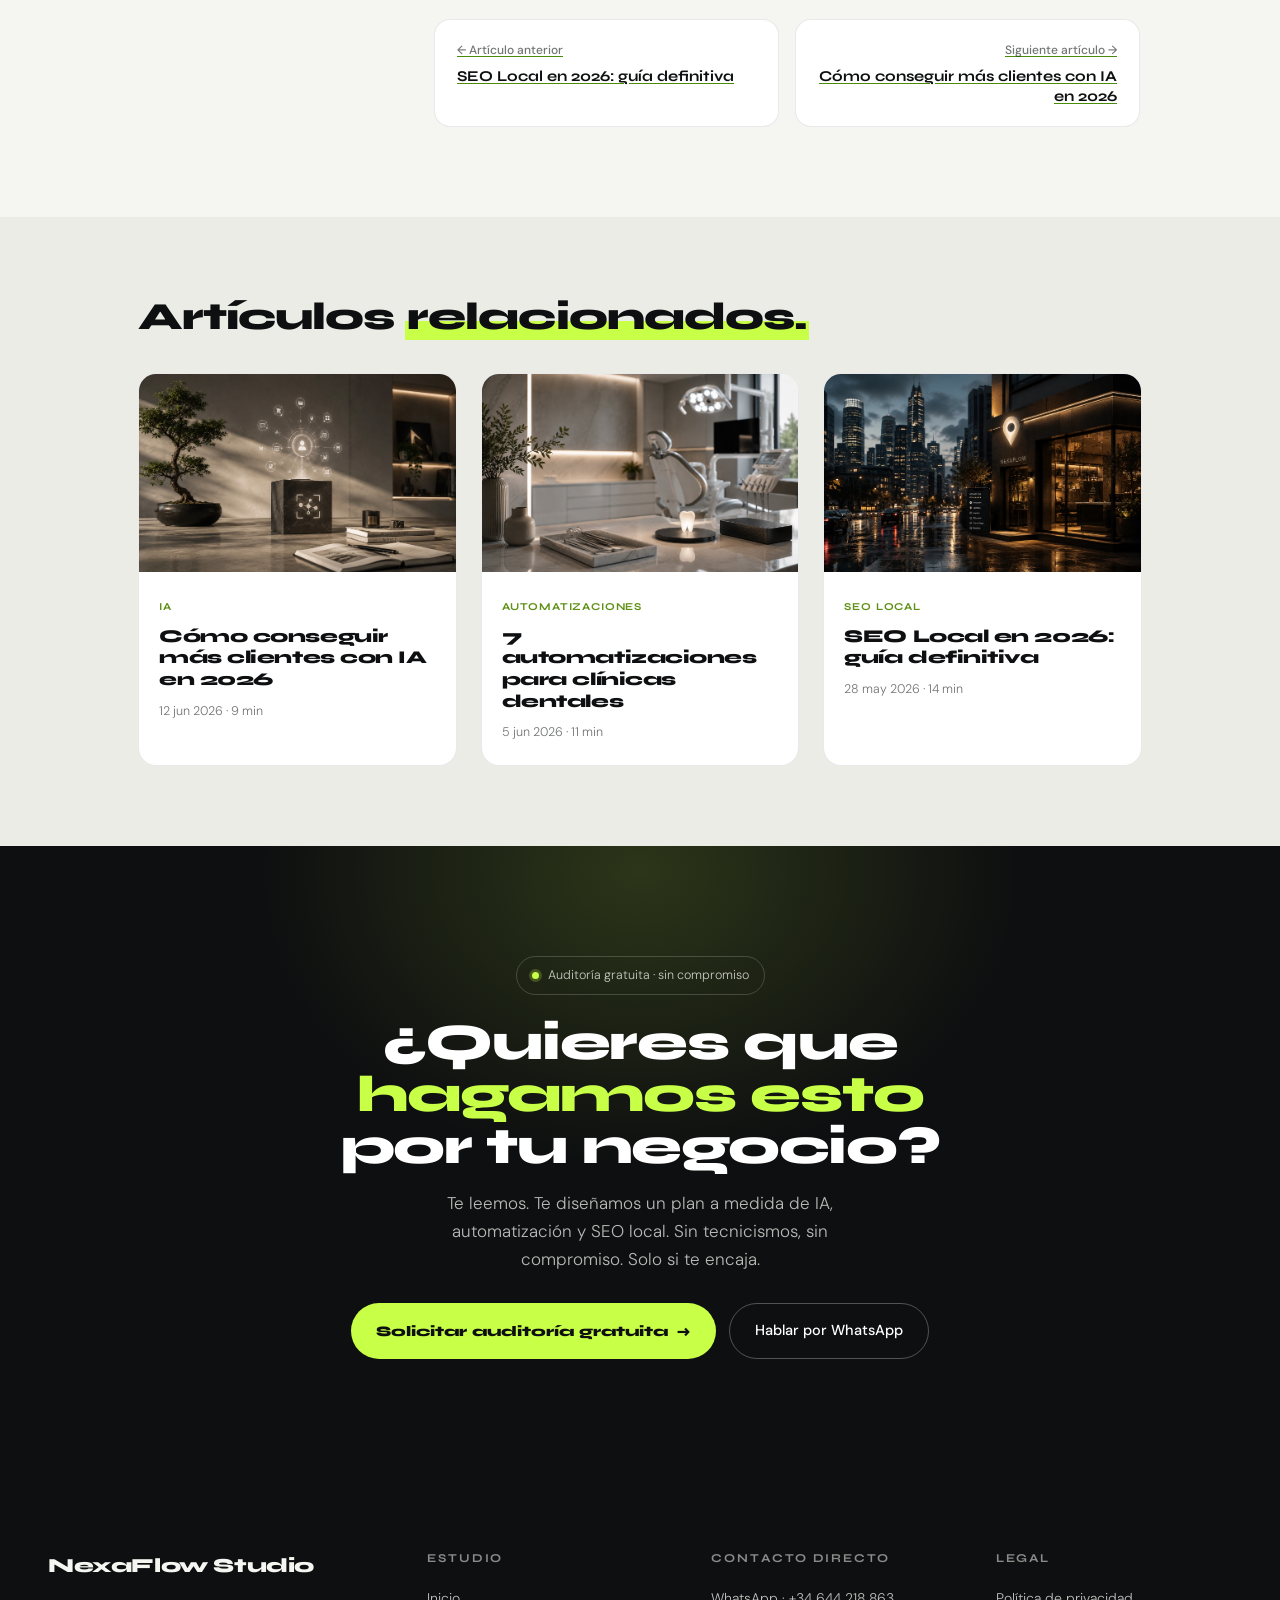
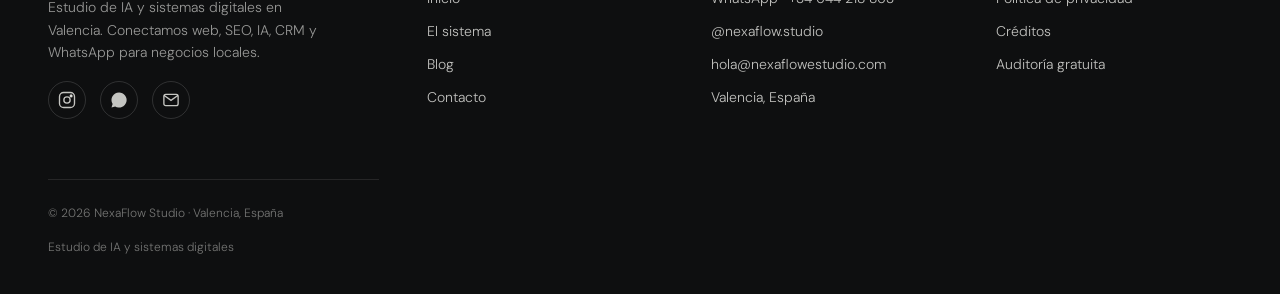
<file: blog-chatbot-whatsapp.html>
<!DOCTYPE html>
<html lang="es">
<head>
<meta charset="UTF-8" />
<meta name="viewport" content="width=device-width, initial-scale=1.0" />
<title>Cómo montar un chatbot de WhatsApp que cierra reservas las 24h | Blog NexaFlow</title>
<meta name="description" content="Stack, copywriting, flujos y handoff humano. La arquitectura que usamos en NexaFlow para que el bot venda mientras tú duermes — sin sonar a robot." />
<link rel="canonical" href="https://www.nexaflowestudio.com/blog/chatbot-whatsapp-reservas-24h" />
<meta name="robots" content="index, follow, max-snippet:-1, max-image-preview:large" />
<meta name="author" content="David Ferrando — NexaFlow Studio" />
<link rel="icon" type="image/png" href="assets/logo-mark.png" />
<link rel="apple-touch-icon" href="assets/logo-mark.png" />
<meta name="theme-color" content="#f5f5f1" />

<!-- Open Graph -->
<meta property="og:type" content="article" />
<meta property="og:site_name" content="NexaFlow Studio" />
<meta property="og:title" content="Cómo montar un chatbot de WhatsApp que cierra reservas las 24h" />
<meta property="og:description" content="Stack, copywriting, flujos y handoff humano para que el bot venda mientras tú duermes." />
<meta property="og:url" content="https://www.nexaflowestudio.com/blog/chatbot-whatsapp-reservas-24h" />
<meta property="og:image" content="https://www.nexaflowestudio.com/assets/logo.png" />
<meta property="article:author" content="David Ferrando" />
<meta property="article:published_time" content="2026-05-14" />
<meta property="article:section" content="Chatbots" />
<meta property="og:locale" content="es_ES" />
<meta name="twitter:card" content="summary_large_image" />
<meta name="twitter:title" content="Chatbot de WhatsApp que cierra reservas 24h" />
<meta name="twitter:description" content="Stack, copywriting, flujos y handoff humano para que el bot venda mientras tú duermes." />
<meta name="twitter:image" content="https://www.nexaflowestudio.com/assets/logo.png" />

<link rel="preconnect" href="https://fonts.googleapis.com" />
<link rel="preconnect" href="https://fonts.gstatic.com" crossorigin />
<link href="https://fonts.googleapis.com/css2?family=Syne:wght@600;700;800&family=DM+Sans:opsz,wght@9..40,300;9..40,400;9..40,500&family=JetBrains+Mono:wght@400;500&family=Source+Serif+4:opsz,wght@8..60,400;8..60,500;8..60,600&display=swap" rel="stylesheet" />

<!-- Schema -->
<script type="application/ld+json">
{
  "@context": "https://schema.org",
  "@graph": [
    {
      "@type": "Article",
      "@id": "https://www.nexaflowestudio.com/blog/chatbot-whatsapp-reservas-24h#article",
      "headline": "Cómo montar un chatbot de WhatsApp que cierra reservas las 24h",
      "description": "Stack, copywriting, flujos y handoff humano para que el bot venda mientras tú duermes.",
      "image": "https://www.nexaflowestudio.com/assets/logo.png",
      "datePublished": "2026-05-14",
      "dateModified": "2026-05-14",
      "author": {
        "@type": "Person",
        "name": "David Ferrando",
        "jobTitle": "Fundador de NexaFlow Studio",
        "url": "https://www.nexaflowestudio.com/",
        "sameAs": ["https://www.linkedin.com/in/davidferrando"]
      },
      "publisher": {
        "@type": "Organization",
        "name": "NexaFlow Studio",
        "logo": {"@type":"ImageObject","url":"https://www.nexaflowestudio.com/assets/logo.png"}
      },
      "mainEntityOfPage": "https://www.nexaflowestudio.com/blog/chatbot-whatsapp-reservas-24h",
      "articleSection": "Chatbots",
      "inLanguage": "es-ES"
    },
    {
      "@type": "BreadcrumbList",
      "itemListElement": [
        {"@type":"ListItem","position":1,"name":"Inicio","item":"https://www.nexaflowestudio.com/"},
        {"@type":"ListItem","position":2,"name":"Blog","item":"https://www.nexaflowestudio.com/blog.html"},
        {"@type":"ListItem","position":3,"name":"Chatbot de WhatsApp que cierra reservas 24h","item":"https://www.nexaflowestudio.com/blog/chatbot-whatsapp-reservas-24h"}
      ]
    }
  ]
}
</script>

<style id="nf-crit">html,body{background:#f5f5f1}</style>
<link rel="stylesheet" href="css/nf.css?v=3">
</head>
<body>

<!-- READING PROGRESS -->
<div id="progress"><div class="bar"></div></div>

<!-- NAV -->
<nav id="nav">
  <div class="nav-in">
    <a href="index.html" class="logo" aria-label="NexaFlow Studio — inicio">
      <img src="assets/logo-mark.png" alt="NexaFlow Studio" />
      <span class="logo-word">Nexa<span>Flow</span></span>
    </a>
    <div class="nav-links">
      <a class="nl" href="index.html">Inicio</a>
      <a class="nl" href="sistema.html">El sistema</a>
      <a class="nl active" href="blog.html">Blog</a>
      <a class="nav-cta" href="index.html#contacto">Auditoría gratuita →</a>
    </div>
    <button class="hamb" aria-label="Menú" aria-expanded="false"><span></span><span></span><span></span></button>
  </div>
</nav>
<div class="nav-overlay" id="navOverlay" aria-hidden="true">
  <button class="close" aria-label="Cerrar">✕</button>
  <a href="index.html">Inicio</a>
  <a href="sistema.html">El sistema</a>
  <a href="blog.html">Blog</a>
  <a href="index.html#contacto">Auditoría gratuita</a>
</div>

<!-- HERO ARTÍCULO -->
<header class="art-hero">
  <div class="wrap">
    <nav class="crumbs" aria-label="Breadcrumb">
      <a href="index.html">Inicio</a>
      <span class="sep">/</span>
      <a href="blog.html">Blog</a>
      <span class="sep">/</span>
      <span class="cur">Chatbot de WhatsApp que cierra reservas 24h</span>
    </nav>

    <span class="art-cat">Chatbots · WhatsApp</span>
    <h1 class="art-title">Cómo montar un chatbot de WhatsApp que cierra reservas las 24h.</h1>
    <p class="art-lede">Stack, copywriting, flujos y handoff humano. La arquitectura completa que usamos en NexaFlow para que el bot venda mientras tu equipo duerme — sin sonar a robot y sin perder al cliente caliente.</p>

    <div class="art-meta">
      <div class="author">
        <div class="avatar" aria-hidden="true">DF</div>
        <div class="au-info">
          <b>David Ferrando</b>
          <small>Fundador · NexaFlow Studio</small>
        </div>
      </div>
      <span class="dot-sep" aria-hidden="true"></span>
      <span class="mi">
        <svg viewBox="0 0 24 24" fill="none" stroke="currentColor" stroke-width="1.8"><rect x="3" y="4" width="18" height="17" rx="2.5"/><path d="M3 9h18M8 2v4M16 2v4"/></svg>
        14 may 2026
      </span>
      <span class="dot-sep" aria-hidden="true"></span>
      <span class="mi">
        <svg viewBox="0 0 24 24" fill="none" stroke="currentColor" stroke-width="1.8"><circle cx="12" cy="12" r="9"/><path d="M12 7v5l3 2"/></svg>
        10 min de lectura
      </span>
      <div class="share" aria-label="Compartir artículo">
        <span class="sh-lbl">// compartir</span>
        <button class="share-btn" onclick="shareTo('x')" aria-label="Compartir en X">
          <svg viewBox="0 0 24 24" fill="currentColor"><path d="M18.244 2H21.5l-7.59 8.67L23 22h-6.84l-5.36-7.02L4.6 22H1.34l8.12-9.28L1 2h7l4.84 6.4L18.244 2zm-1.2 18h1.9L7.04 4H5.04l11.99 16z"/></svg>
        </button>
        <button class="share-btn" onclick="shareTo('linkedin')" aria-label="Compartir en LinkedIn">
          <svg viewBox="0 0 24 24" fill="currentColor"><path d="M4.98 3.5C4.98 4.88 3.87 6 2.5 6S0 4.88 0 3.5 1.12 1 2.5 1s2.48 1.12 2.48 2.5zM.22 8h4.56v15H.22V8zm7.7 0h4.37v2.05h.06c.61-1.16 2.1-2.38 4.32-2.38 4.62 0 5.48 3.04 5.48 7v8.33h-4.56v-7.39c0-1.76-.03-4.03-2.46-4.03-2.46 0-2.84 1.92-2.84 3.9V23H7.92V8z"/></svg>
        </button>
        <button class="share-btn" onclick="shareTo('whatsapp')" aria-label="Compartir en WhatsApp">
          <svg viewBox="0 0 24 24" fill="currentColor"><path d="M12 2a10 10 0 0 0-8.5 15.2L2 22l4.9-1.5A10 10 0 1 0 12 2z"/></svg>
        </button>
        <button class="share-btn" onclick="copyLink()" aria-label="Copiar enlace">
          <svg viewBox="0 0 24 24" fill="none" stroke="currentColor" stroke-width="1.8"><path d="M10 13a5 5 0 0 0 7.07 0l3-3a5 5 0 0 0-7.07-7.07L11 5"/><path d="M14 11a5 5 0 0 0-7.07 0l-3 3a5 5 0 0 0 7.07 7.07L13 19"/></svg>
        </button>
      </div>
    </div>

    <!-- COVER PLACEHOLDER (sustituye este bloque por tu <img>) -->
    <figure class="art-cover"><img src="assets/img/blog-whatsapp.jpg" alt="Portada del artículo" loading="eager" /></figure>
  </div>
</header>

<!-- BODY -->
<section class="art-body">
  <div class="wrap">
    <div class="art-grid">

      <!-- TOC -->
      <aside class="toc" aria-label="Índice del artículo">
        <h6>Índice</h6>
        <ol id="tocList">
          <li><a href="#por-que">Por qué WhatsApp es donde está el dinero</a></li>
          <li><a href="#stack">El stack: API oficial + Make + LLM</a></li>
          <li><a href="#arquitectura">La arquitectura del bot en 4 pasos</a></li>
          <li><a href="#calificacion">Calificación: 3 preguntas que ordenan</a></li>
          <li><a href="#copy">Pre-reserva: el copy que cierra</a></li>
          <li><a href="#handoff">Handoff humano: la regla del 70%</a></li>
          <li><a href="#errores">Errores que matan la conversión</a></li>
          <li><a href="#metricas">Métricas que mirar cada lunes</a></li>
          <li><a href="#plantilla">Plantilla de inicio (copy listo)</a></li>
        </ol>
      </aside>

      <!-- PROSE -->
      <article class="prose" id="proseRoot">

        <p>El 71% de los mensajes a un negocio local llegan fuera de horario. La mayoría se pierden — o se contestan tarde, cuando el cliente ya ha hablado con otro. Aquí entra el chatbot bien hecho: no para sustituir al humano, sino para <strong>tapar el agujero de la noche</strong> y cerrar reservas mientras tu equipo duerme.</p>

<p>Este es el manual exacto que usamos en NexaFlow para montar chatbots de WhatsApp que de verdad venden. Sin sonar a robot. Sin caídas. Con métricas reales.</p>

<div class="callout">
  <svg viewBox="0 0 24 24" fill="none" stroke="currentColor" stroke-width="2"><circle cx="12" cy="12" r="10"/><path d="M12 8v4M12 16h.01"/></svg>
  <div><b>Antes de empezar</b>Un chatbot mal hecho espanta más clientes que los que capta. Si no puedes invertir 2 semanas en afinar copy y flujos, no lo montes. Pon respuestas automáticas estándar y ya.</div>
</div>

<h2 id="por-que" data-num="// 01 — Punto de partida">Por qué WhatsApp es donde está el dinero</h2>

<p>En España, el <strong>92% de los negocios locales</strong> recibe más consultas por WhatsApp que por cualquier otro canal — web, teléfono, Instagram DM. Es donde la gente realmente decide. Y donde la mayoría de negocios se mueren: WhatsApp lleno de mensajes sin contestar, con respuestas tipo "buenas, ¿en qué te ayudo?".</p>

<h2 id="stack" data-num="// 02 — Stack">El stack: API oficial + Make + LLM</h2>

<p>Lo que NO debes usar: WhatsApp Web automatizado (te banean en 2 semanas). Lo que sí:</p>

<ul>
  <li><strong>WhatsApp Business API oficial</strong> a través de un BSP: 360dialog, Whapi, Twilio. Coste real: ~25–40€/mes.</li>
  <li><strong>Make.com o n8n</strong> como orquestador de flujos. ~16€/mes.</li>
  <li><strong>OpenAI API (gpt-4o)</strong> o Claude para la conversación. ~10–40€/mes según volumen.</li>
  <li><strong>Calendly o Cal.com</strong> para las reservas.</li>
  <li><strong>Una hoja de cálculo o CRM</strong> para el log.</li>
</ul>

<p>Total: <strong>55–100€/mes</strong>. Vs. una persona haciendo lo mismo: 1.800€/mes.</p>

<h2 id="arquitectura" data-num="// 03 — Arquitectura">La arquitectura del bot en 4 pasos</h2>

<ol>
  <li><strong>Recibir</strong>: webhook capta el mensaje de WhatsApp.</li>
  <li><strong>Clasificar</strong>: LLM determina intent (precio, horarios, reserva, queja, otro).</li>
  <li><strong>Responder</strong>: según intent, el bot ejecuta el flujo correspondiente.</li>
  <li><strong>Handoff</strong>: si el intent es ambiguo o el lead es caliente, lo pasa a humano con resumen.</li>
</ol>

<h2 id="calificacion" data-num="// 04 — Calificación">Calificación: 3 preguntas que ordenan</h2>

<p>El bot bien hecho hace solo 3 preguntas de calificación antes de cerrar — más cansa. Las tres deben ser:</p>

<ol>
  <li><strong>Qué quieres</strong> (servicio/tratamiento).</li>
  <li><strong>Cuándo</strong> (urgencia: hoy, esta semana, este mes, sin prisa).</li>
  <li><strong>Dónde estás</strong> (si el negocio tiene varias zonas).</li>
</ol>

<p>Con esas 3 respuestas, el bot ya sabe si vale la pena cerrar la cita o pasarlo a humano para ofrecer financiación / un paquete.</p>

<h2 id="copy" data-num="// 05 — Copy">Pre-reserva: el copy que cierra</h2>

<p>El error más común: el bot pregunta "¿Cuándo quieres venir?" y deja al cliente que invente una hora. El 60% no contesta. Lo que sí funciona:</p>

<blockquote>
  Tengo huecos esta semana: <em>jueves 17:30, viernes 11:00, sábado 10:15</em>. ¿Cuál te encaja?
  <cite>— plantilla NexaFlow</cite>
</blockquote>

<p>Ofrecer 3 opciones cerradas convierte ~3× más que pregunta abierta. Y deja menos margen al cliente para procrastinar.</p>

<h2 id="handoff" data-num="// 06 — Handoff">Handoff humano: la regla del 70%</h2>

<p>El bot debe cerrar el <strong>~70% de las consultas estándar</strong>. El otro 30% se pasa a humano. Las señales que disparan el handoff:</p>

<ul>
  <li>Pregunta sobre tratamiento complejo o caro.</li>
  <li>Queja o reclamación.</li>
  <li>Petición de hablar con persona.</li>
  <li>Lenguaje emocional (preocupación, urgencia médica).</li>
  <li>Tres intentos del bot sin entender.</li>
</ul>

<p>El handoff debe llegar al humano con: <strong>resumen, intent detectado, urgencia, sugerencia de próximo paso</strong>. Si llega solo "tienes un mensaje", el handoff falla.</p>

<h2 id="errores" data-num="// 07 — Errores">Errores que matan la conversión</h2>

<ol>
  <li><strong>Saludo robótico</strong>: "¡Hola! Soy el asistente virtual de XYZ". Mata. Mejor: una respuesta directa al mensaje.</li>
  <li><strong>No avisar de que es un bot</strong>: pierdes confianza cuando lo descubren.</li>
  <li><strong>Respuestas largas</strong>: en WhatsApp, máximo 3 líneas por mensaje.</li>
  <li><strong>Bot vendedor de tickets caros</strong>: la IA cierra tickets pequeños y medios. Los grandes los cierra humano.</li>
</ol>

<h2 id="metricas" data-num="// 08 — Métricas">Métricas que mirar cada lunes</h2>

<ul>
  <li><strong>% mensajes contestados &lt; 1 min</strong> (objetivo: 100%).</li>
  <li><strong>% citas cerradas por bot vs handoff</strong> (objetivo: 70/30).</li>
  <li><strong>Coste por cita captada</strong> (objetivo: &lt; 4€).</li>
  <li><strong>Satisfacción del cliente post-cita</strong> (escala 1–5).</li>
</ul>

<p>Si la tasa de handoff sube del 40%, el bot está mal calibrado. Si las citas atendidas bajan, hay un problema con el copy de pre-reserva.</p>

<h2 id="plantilla" data-num="// 09 — Plantilla">Plantilla de inicio (copy listo)</h2>

<pre><code>// Mensaje 0 (auto-respuesta inmediata)
"Hola! Soy IA, te ayudo a reservar mientras
nuestro equipo no está disponible. Si prefieres
hablar con una persona, escribe HOLA y te
respondemos por la mañana 👍"

// Mensaje 1 (después de detectar intent)
"Para encajar tu cita necesito 3 cositas:
  1. ¿Qué tratamiento te interesa?
  2. ¿Para cuándo?
  3. ¿Tu zona?"

// Mensaje cierre
"Tengo libre: [opción A], [opción B], [opción C].
¿Cuál te viene mejor?"</code></pre>

<p>Copia, adapta a tu marca y lánzalo. En NexaFlow llevamos 18+ chatbots de WhatsApp activos. Si quieres que montemos el tuyo, <a href="index.html#contacto">escríbenos</a>.</p>

        <!-- CTA INLINE -->
        <div class="inline-cta">
          <div class="glow"></div>
          <h3>¿Quieres <em>aplicar esto</em> en tu empresa?</h3>
          <p>Auditamos tu negocio gratis y te decimos cómo aplicar esto a tu caso concreto — con resultados medibles en los próximos 90 días.</p>
          <div class="ctas">
            <button class="btn btn-main" onclick="location.href='index.html#contacto'"><span>Solicitar auditoría gratuita</span> →</button>
            <a class="btn btn-ghost" href="https://wa.me/34644218863" target="_blank" rel="noopener"><span>Hablar por WhatsApp</span></a>
          </div>
        </div>

        <!-- AUTHOR -->
        <div class="author-box">
          <div class="av-big" aria-hidden="true">DF</div>
          <div>
            <div class="au-name">David Ferrando</div>
            <span class="au-role">Fundador de NexaFlow Studio</span>
            <p class="au-bio">Especialista en automatización, IA y crecimiento de negocios locales. Llevo 6+ años montando sistemas de captación para clínicas, peluquerías, centros estéticos y hostelería en España. Escribo aquí cada semana sobre lo que está funcionando de verdad — sin humo.</p>
            <div class="au-links">
              <a href="https://www.linkedin.com/in/davidferrando" target="_blank" rel="noopener">
                <svg viewBox="0 0 24 24" fill="currentColor"><path d="M4.98 3.5C4.98 4.88 3.87 6 2.5 6S0 4.88 0 3.5 1.12 1 2.5 1s2.48 1.12 2.48 2.5zM.22 8h4.56v15H.22V8zm7.7 0h4.37v2.05h.06c.61-1.16 2.1-2.38 4.32-2.38 4.62 0 5.48 3.04 5.48 7v8.33h-4.56v-7.39c0-1.76-.03-4.03-2.46-4.03-2.46 0-2.84 1.92-2.84 3.9V23H7.92V8z"/></svg>
                LinkedIn
              </a>
              <a href="index.html">
                <svg viewBox="0 0 24 24" fill="none" stroke="currentColor" stroke-width="2"><circle cx="12" cy="12" r="9"/><path d="M3 12h18M12 3a14 14 0 0 1 0 18M12 3a14 14 0 0 0 0 18"/></svg>
                NexaFlow Studio
              </a>
              <a href="mailto:hola@nexaflowestudio.com">
                <svg viewBox="0 0 24 24" fill="none" stroke="currentColor" stroke-width="1.8"><rect x="2.5" y="4.5" width="19" height="15" rx="2.5"/><path d="M3 6l9 6.5L21 6"/></svg>
                Email
              </a>
            </div>
          </div>
        </div>

        <!-- PREV / NEXT -->
        <div class="pn">
          <a href="blog-seo-local-2026.html" class="prev">
            <span class="lab">← Artículo anterior</span>
            <span class="ti">SEO Local en 2026: guía definitiva</span>
          </a>
          <a href="blog-ia-clientes-2026.html" class="next">
            <span class="lab">Siguiente artículo →</span>
            <span class="ti">Cómo conseguir más clientes con IA en 2026</span>
          </a>
        </div>

      </article>

    </div>
  </div>
</section>

<!-- RELATED -->
<section id="related">
  <div class="wrap">
    <h2>Artículos <em>relacionados.</em></h2>
    <div class="rel-grid">
      <article class="rel-card">
        <a href="blog-ia-clientes-2026.html" class="rel-cover"><img src="assets/img/blog-feat.jpg" alt="Portada del artículo" loading="lazy" /></a>
        <div class="rel-body">
          <span class="cat">IA</span>
          <h4><a href="blog-ia-clientes-2026.html">Cómo conseguir más clientes con IA en 2026</a></h4>
          <div class="meta">12 jun 2026 · 9 min</div>
        </div>
      </article>
      <article class="rel-card">
        <a href="blog-automatizaciones-dentales.html" class="rel-cover"><img src="assets/img/blog-dental.jpg" alt="Portada del artículo" loading="lazy" /></a>
        <div class="rel-body">
          <span class="cat">Automatizaciones</span>
          <h4><a href="blog-automatizaciones-dentales.html">7 automatizaciones para clínicas dentales</a></h4>
          <div class="meta">5 jun 2026 · 11 min</div>
        </div>
      </article>
      <article class="rel-card">
        <a href="blog-seo-local-2026.html" class="rel-cover"><img src="assets/img/blog-seo.jpg" alt="Portada del artículo" loading="lazy" /></a>
        <div class="rel-body">
          <span class="cat">SEO Local</span>
          <h4><a href="blog-seo-local-2026.html">SEO Local en 2026: guía definitiva</a></h4>
          <div class="meta">28 may 2026 · 14 min</div>
        </div>
      </article>
    </div>
  </div>
</section>

<!-- CTA -->
<section id="cta" class="art-cta">
  <div class="cta-glow"></div>
  <div class="wrap">
    <span class="cta-badge"><span class="dot"></span> Auditoría gratuita · sin compromiso</span>
    <h2>¿Quieres que <em>hagamos esto</em><br />por tu negocio?</h2>
    <p class="ct-sub">Te leemos. Te diseñamos un plan a medida de IA, automatización y SEO local. Sin tecnicismos, sin compromiso. Solo si te encaja.</p>
    <div class="cta-ctas">
      <button class="btn btn-main" onclick="location.href='index.html#contacto'"><span>Solicitar auditoría gratuita</span> →</button>
      <a class="btn btn-ghost" href="https://wa.me/34644218863" target="_blank" rel="noopener"><span>Hablar por WhatsApp</span></a>
    </div>
  </div>
</section>

<!-- FOOTER -->
<footer class="foot">
  <div class="wrap">
    <div class="foot-brand">
      <span class="logo-word">Nexa<span>Flow</span> Studio</span>
      <p>Estudio de IA y sistemas digitales en Valencia. Conectamos web, SEO, IA, CRM y WhatsApp para negocios locales.</p>
      <div class="foot-soc">
        <a href="https://www.instagram.com/nexaflow.studio" target="_blank" rel="noopener" aria-label="Instagram"><svg viewBox="0 0 24 24" fill="none" stroke="currentColor" stroke-width="1.8"><rect x="2" y="2" width="20" height="20" rx="5.5"/><circle cx="12" cy="12" r="4.2"/><circle cx="17.5" cy="6.5" r="1.2" fill="currentColor"/></svg></a>
        <a href="https://wa.me/34644218863" target="_blank" rel="noopener" aria-label="WhatsApp"><svg viewBox="0 0 24 24" fill="currentColor"><path d="M12 2a10 10 0 0 0-8.5 15.2L2 22l4.9-1.5A10 10 0 1 0 12 2z"/></svg></a>
        <a href="mailto:hola@nexaflowestudio.com" aria-label="Email"><svg viewBox="0 0 24 24" fill="none" stroke="currentColor" stroke-width="1.8"><rect x="2.5" y="4.5" width="19" height="15" rx="2.5"/><path d="M3 6l9 6.5L21 6"/></svg></a>
      </div>
    </div>
    <div class="foot-col">
      <h5>Estudio</h5>
      <a href="index.html">Inicio</a>
      <a href="sistema.html">El sistema</a>
      <a href="blog.html">Blog</a>
      <a href="index.html#contacto">Contacto</a>
    </div>
    <div class="foot-col">
      <h5>Contacto directo</h5>
      <a href="https://wa.me/34644218863" target="_blank" rel="noopener">WhatsApp · +34 644 218 863</a>
      <a href="https://ig.me/m/nexaflow.studio" target="_blank" rel="noopener">@nexaflow.studio</a>
      <a href="mailto:hola@nexaflowestudio.com">hola@nexaflowestudio.com</a>
      <p>Valencia, España</p>
    </div>
    <div class="foot-col">
      <h5>Legal</h5>
      <a href="politica-privacidad.html">Política de privacidad</a>
      <a href="creditos.html">Créditos</a>
      <a href="index.html#contacto">Auditoría gratuita</a>
    </div>
  </div>
  <div class="wrap">
    <div class="foot-bot">
      <div>© 2026 NexaFlow Studio · Valencia, España</div>
      <div>Estudio de IA y sistemas digitales</div>
    </div>
  </div>
</footer>

<!-- TOAST -->
<div class="toast" id="toast"><em>✓</em> Enlace copiado al portapapeles</div>

<script>
(function(){
  "use strict";

  // Reading progress
  var bar = document.querySelector("#progress .bar");
  function onScroll(){
    var h = document.documentElement;
    var st = h.scrollTop || document.body.scrollTop;
    var sh = h.scrollHeight - h.clientHeight;
    var p = sh > 0 ? (st/sh)*100 : 0;
    bar.style.width = p + "%";
    var nav = document.getElementById("nav");
    if(st > 30) nav.classList.add("solid"); else nav.classList.remove("solid");
  }
  onScroll();
  document.addEventListener("scroll", onScroll, { passive:true });

  // TOC active state via IntersectionObserver
  var sections = document.querySelectorAll(".prose h2[id]");
  var tocLinks = document.querySelectorAll(".toc ol li a");
  var tocItems = document.querySelectorAll(".toc ol li");
  var sectMap = {};
  tocLinks.forEach(function(a,i){
    var href = a.getAttribute("href").slice(1);
    sectMap[href] = i;
  });
  var io = new IntersectionObserver(function(entries){
    entries.forEach(function(en){
      if(en.isIntersecting){
        var id = en.target.id;
        var idx = sectMap[id];
        if(idx !== undefined){
          tocItems.forEach(function(li){ li.classList.remove("active"); });
          if(tocItems[idx]) tocItems[idx].classList.add("active");
        }
      }
    });
  }, { rootMargin: "-30% 0px -60% 0px", threshold: 0 });
  sections.forEach(function(s){ io.observe(s); });

  // Share
  window.shareTo = function(net){
    var u = encodeURIComponent(location.href);
    var t = encodeURIComponent(document.title);
    var url = "";
    if(net === "x") url = "https://twitter.com/intent/tweet?url="+u+"&text="+t;
    else if(net === "linkedin") url = "https://www.linkedin.com/sharing/share-offsite/?url="+u;
    else if(net === "whatsapp") url = "https://wa.me/?text="+t+"%20"+u;
    if(url) window.open(url, "_blank", "noopener,width=620,height=560");
  };
  window.copyLink = function(){
    var url = location.href;
    if(navigator.clipboard){
      navigator.clipboard.writeText(url).then(showToast).catch(function(){ fallback(url); });
    } else {
      fallback(url);
    }
  };
  function fallback(url){
    var t = document.createElement("textarea");
    t.value = url; document.body.appendChild(t); t.select();
    try{ document.execCommand("copy"); } catch(e){}
    document.body.removeChild(t);
    showToast();
  }
  function showToast(){
    var el = document.getElementById("toast");
    el.classList.add("show");
    setTimeout(function(){ el.classList.remove("show"); }, 2200);
  }

})();
</script>

<!-- FLOATING WHATSAPP -->
<style>
.fab-wa{position:fixed;right:22px;bottom:22px;z-index:700;width:60px;height:60px;border-radius:50%;background:#25d366;display:grid;place-items:center;box-shadow:0 14px 38px rgba(37,211,102,.42);transition:transform .3s ease,box-shadow .3s;animation:fabIn .5s ease .8s both}
.fab-wa svg{width:30px;height:30px;color:#fff}
.fab-wa:hover{transform:scale(1.08) translateY(-2px);box-shadow:0 18px 48px rgba(37,211,102,.55)}
.fab-wa::after{content:'';position:absolute;inset:0;border-radius:50%;border:2px solid #25d366;animation:fabPulse 2.4s ease-out infinite;pointer-events:none}
@keyframes fabIn{from{opacity:0;transform:scale(.4)}to{opacity:1;transform:scale(1)}}
@keyframes fabPulse{0%{transform:scale(1);opacity:.6}100%{transform:scale(1.7);opacity:0}}
@media (max-width:600px){.fab-wa{width:54px;height:54px;right:16px;bottom:16px}.fab-wa svg{width:27px;height:27px}}
body.nav-open .fab-wa{opacity:0;visibility:hidden;pointer-events:none}
</style>
<a class="fab-wa" href="https://wa.me/34644218863?text=Hola%2C%20me%20gustar%C3%ADa%20m%C3%A1s%20informaci%C3%B3n%20para%20mi%20negocio%20local." target="_blank" rel="noopener" aria-label="Escríbenos por WhatsApp">
  <svg viewBox="0 0 24 24" fill="currentColor"><path d="M12 2a10 10 0 0 0-8.5 15.2L2 22l4.9-1.5A10 10 0 1 0 12 2zm5.3 14.1c-.2.6-1.2 1.1-1.7 1.2-.4.1-1 .1-1.6-.1-.4-.1-.9-.3-1.5-.6-2.6-1.1-4.3-3.8-4.4-4-.1-.2-1-1.4-1-2.6 0-1.2.6-1.8.9-2.1.2-.2.5-.3.7-.3h.5c.2 0 .4 0 .6.5l.8 1.9c.1.2 0 .4 0 .5l-.4.5c-.2.2-.3.3-.1.6.2.3.8 1.3 1.7 2.1 1.1 1 2 1.3 2.3 1.4.3.1.4.1.6-.1l.7-.8c.2-.2.4-.2.6-.1l1.8.9c.3.1.4.2.5.3 0 .2 0 .8-.2 1.4z"/></svg>
</a>
<script src="js/nf.js?v=3"></script>
</body>
</html>
</file>
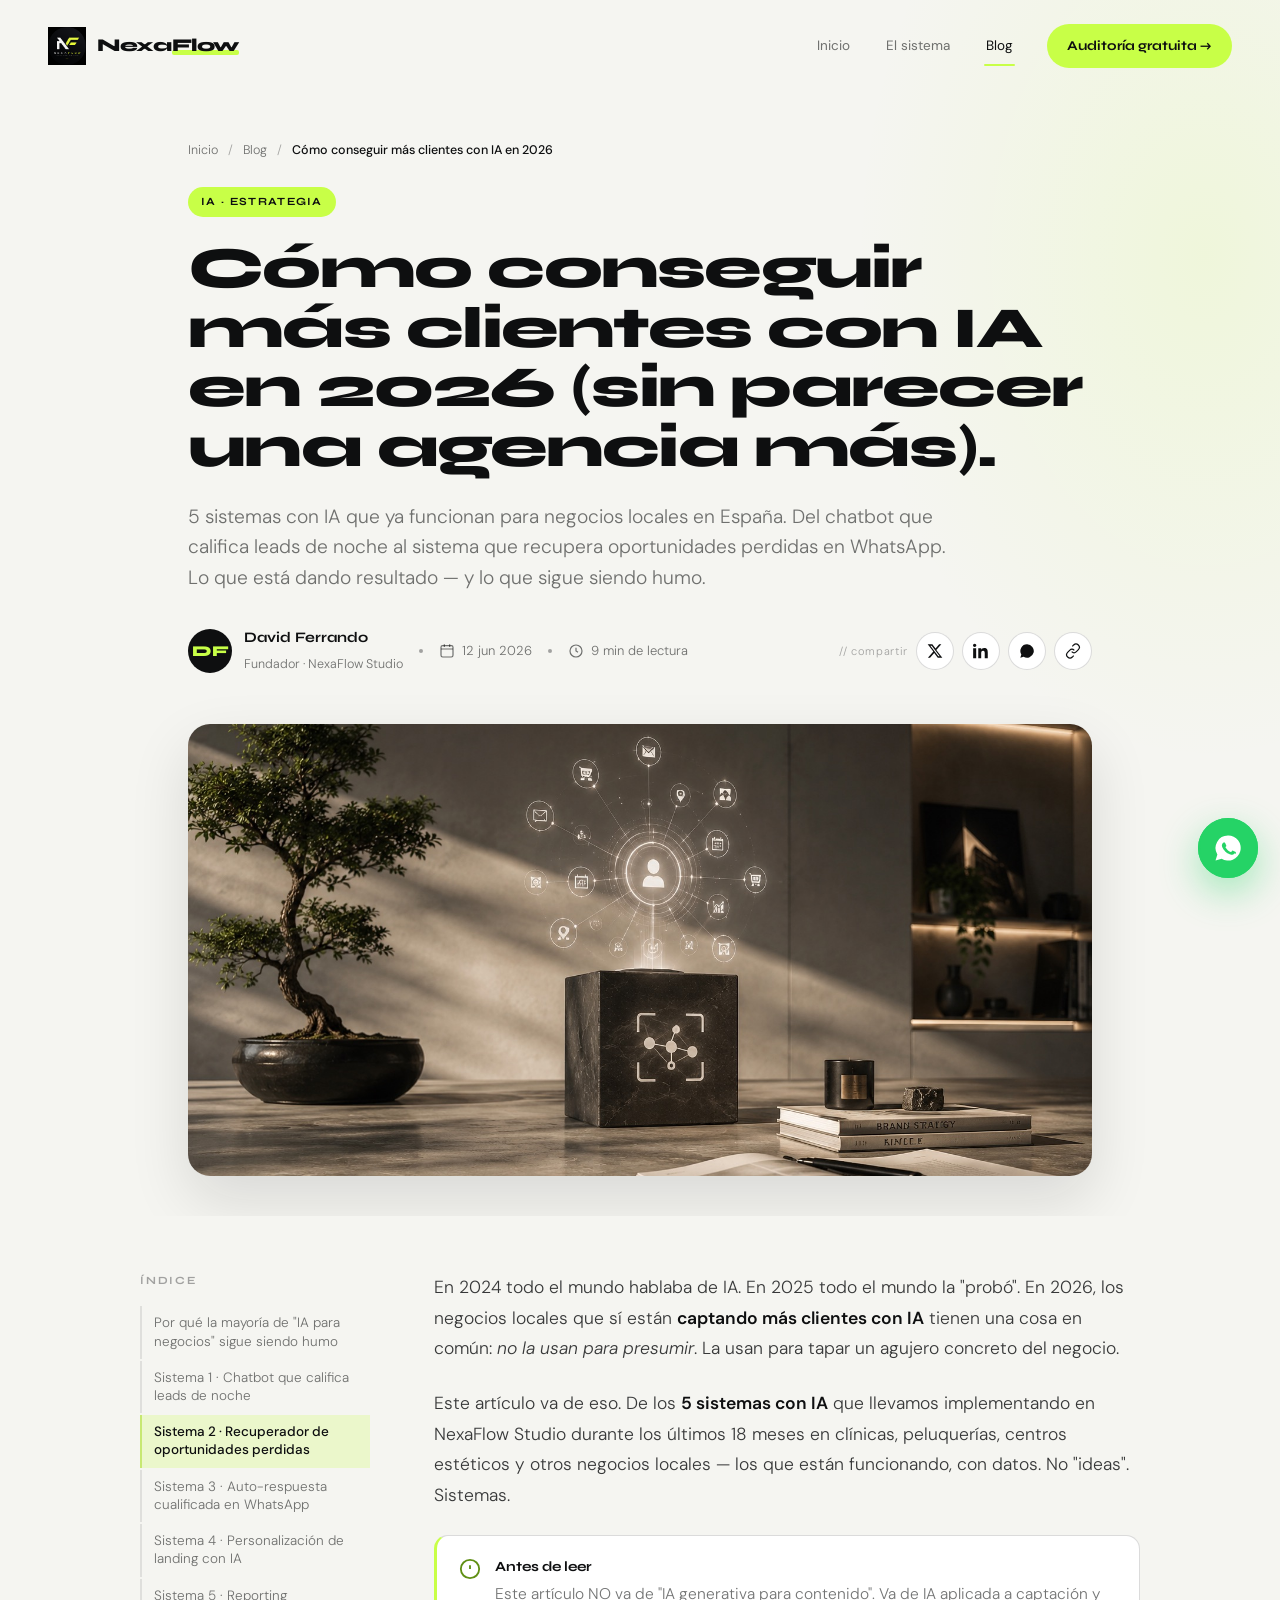
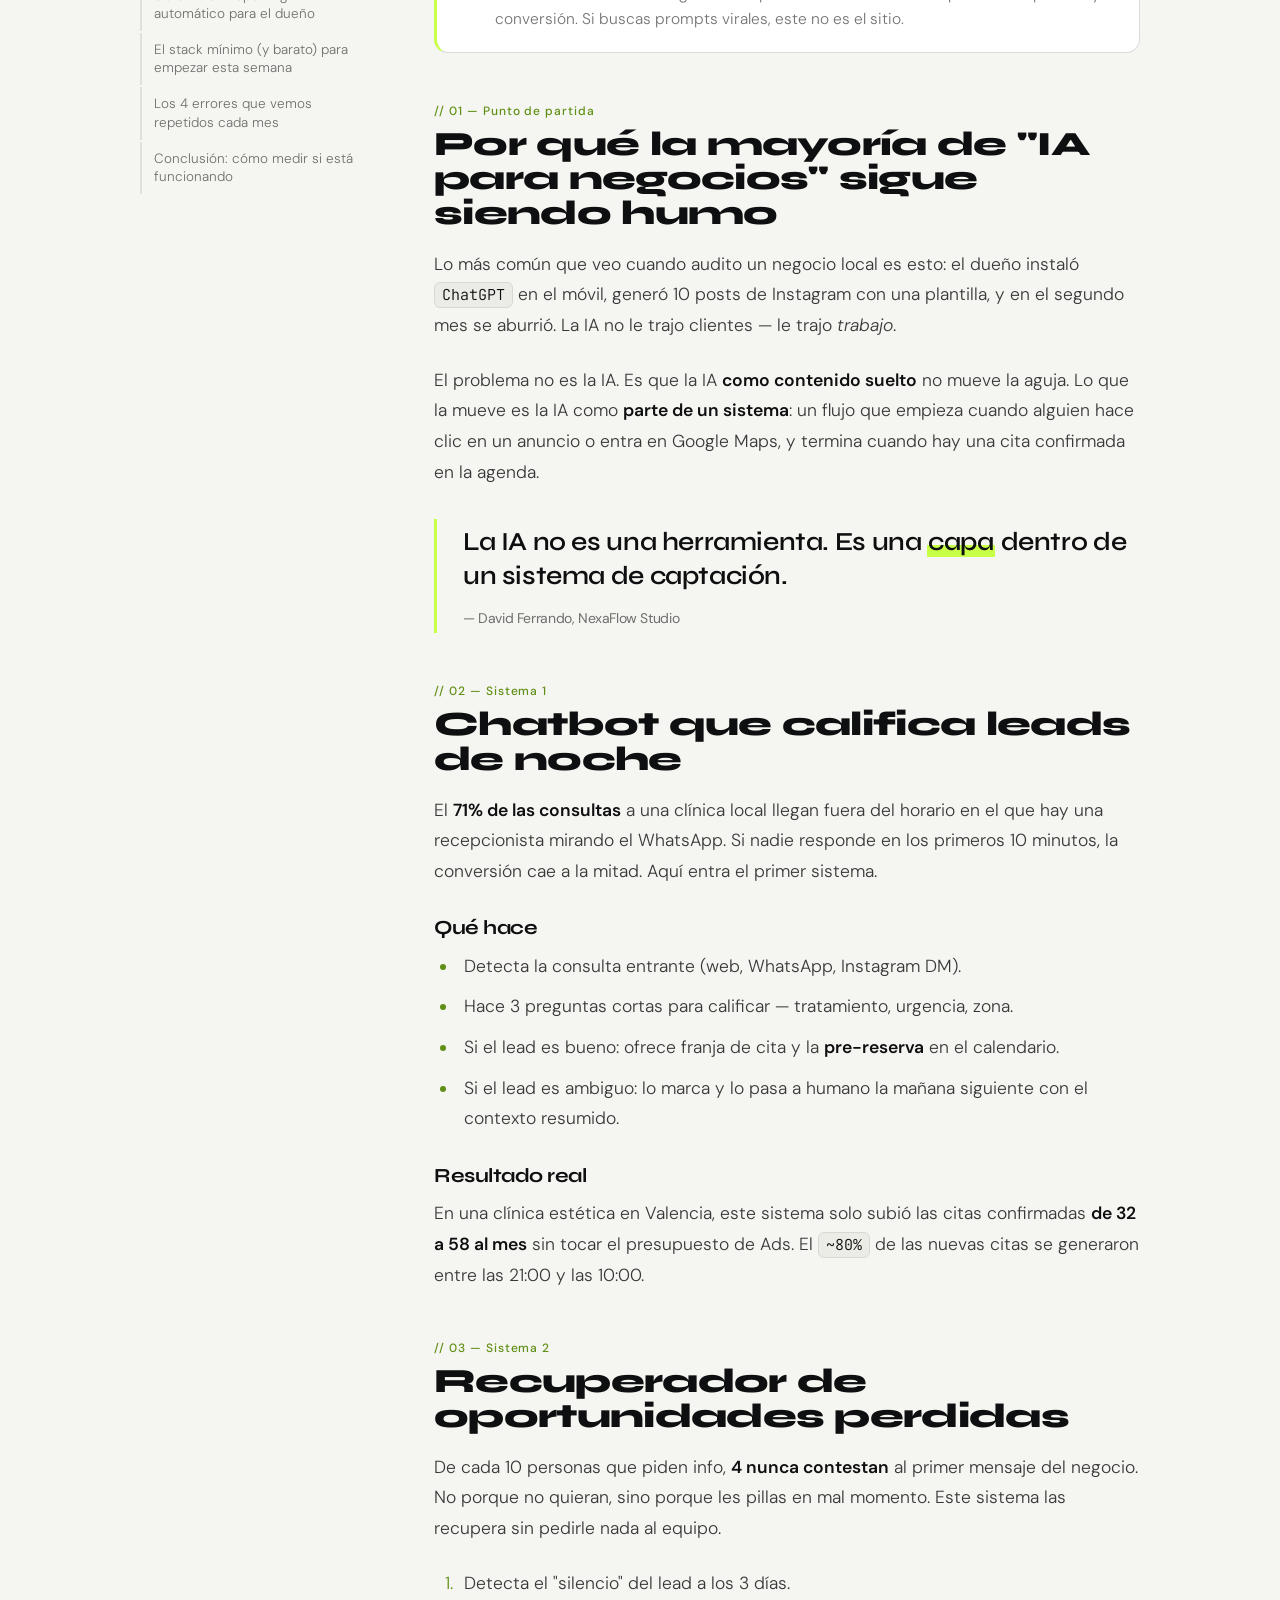
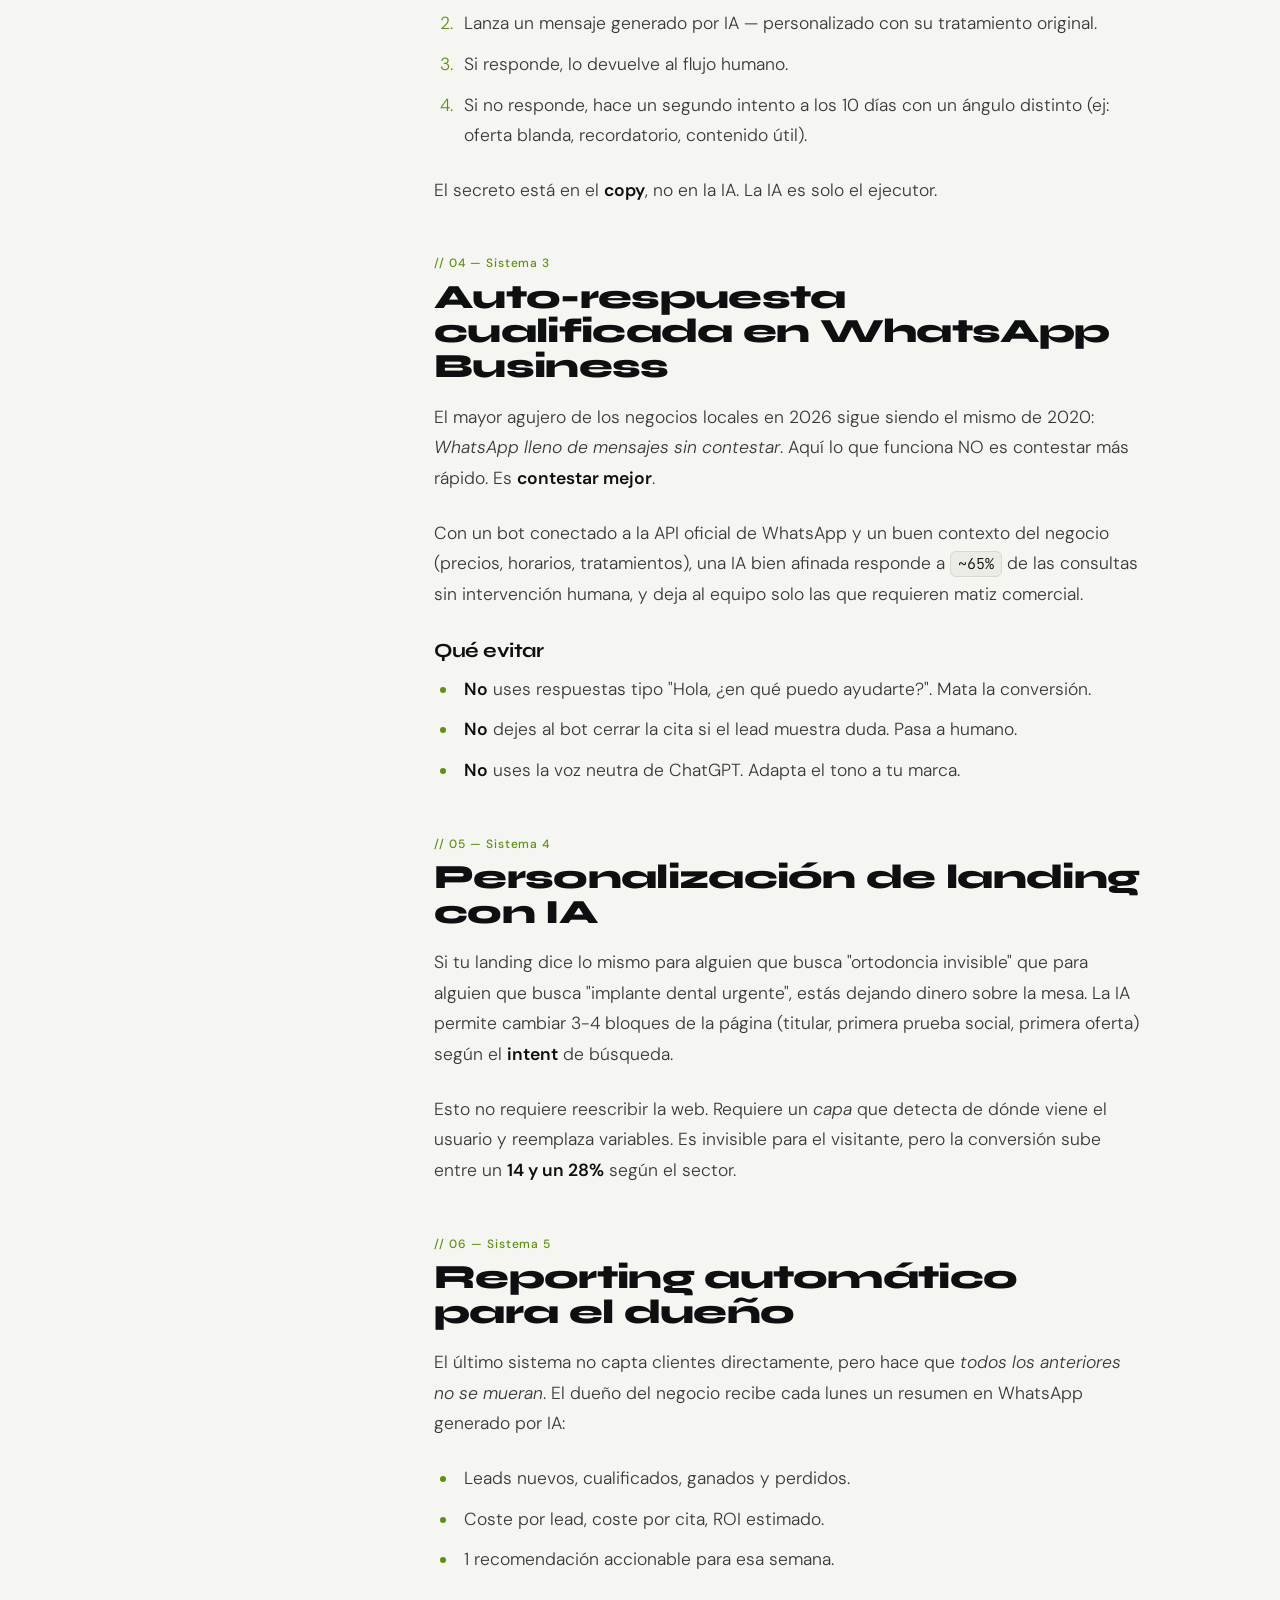
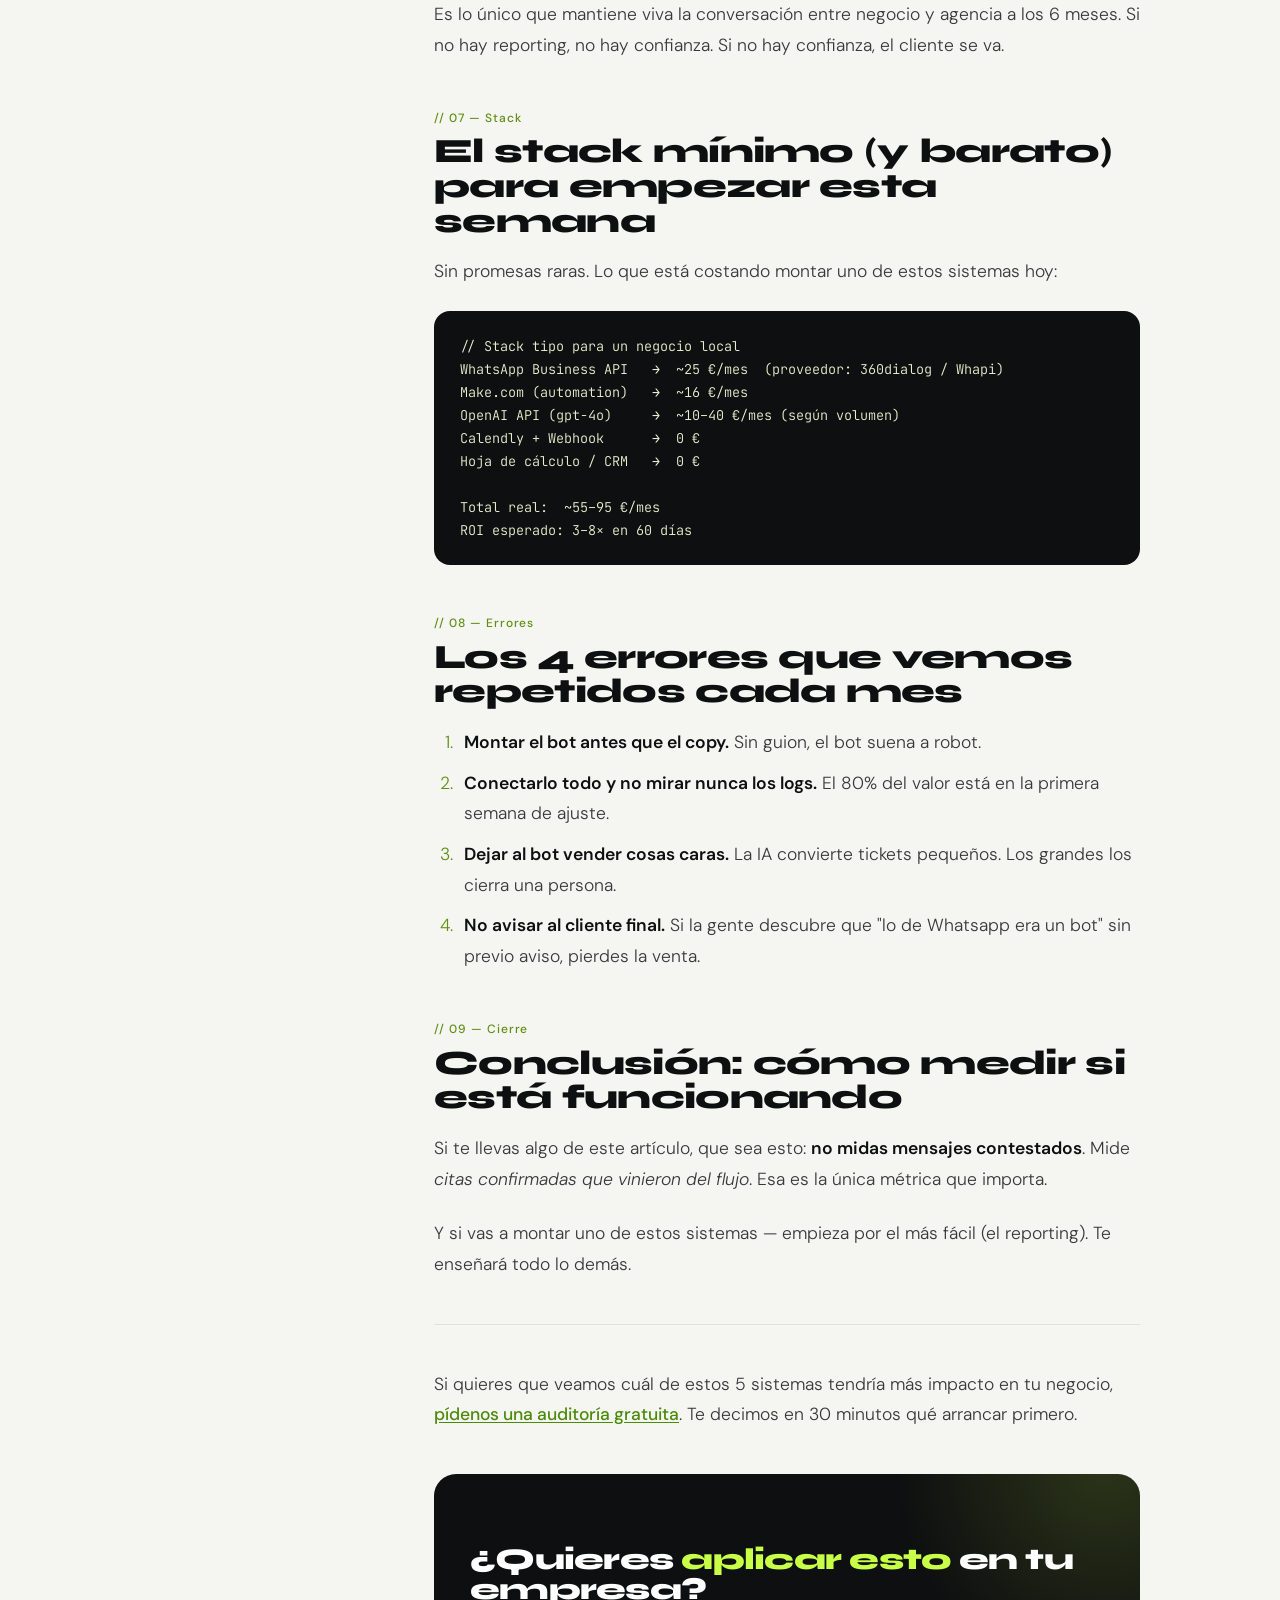
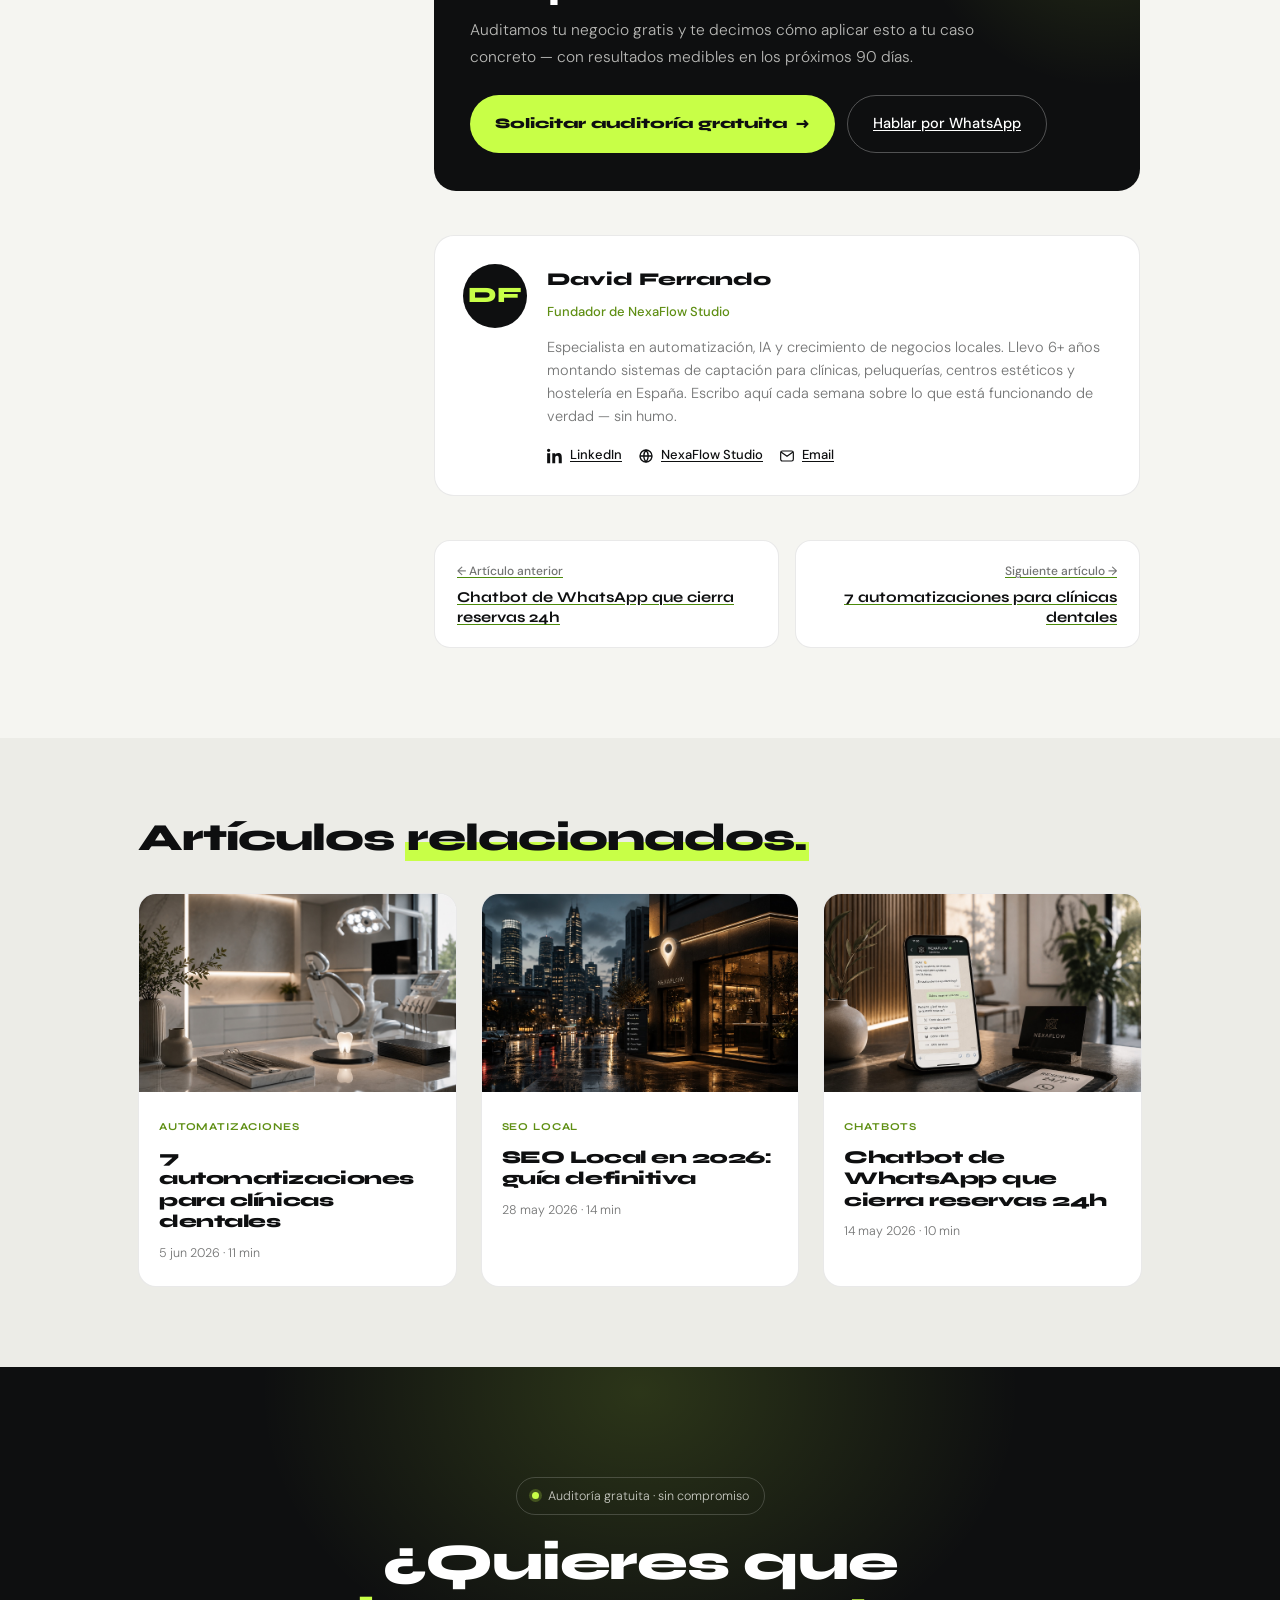
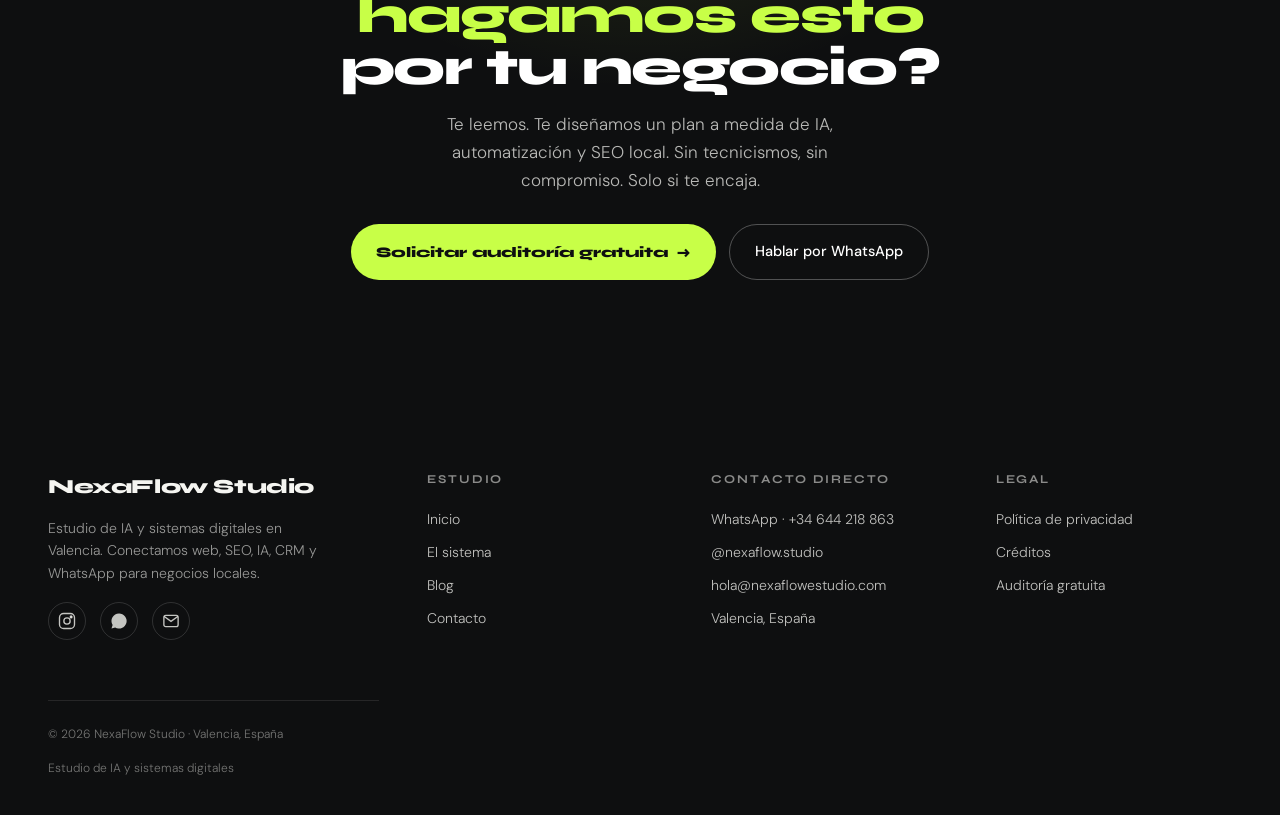
<file: blog-ia-clientes-2026.html>
<!DOCTYPE html>
<html lang="es">
<head>
<meta charset="UTF-8" />
<meta name="viewport" content="width=device-width, initial-scale=1.0" />
<title>Cómo conseguir más clientes con IA en 2026 (sin parecer una agencia más) | Blog NexaFlow</title>
<meta name="description" content="5 sistemas con IA que ya funcionan para negocios locales en España: del chatbot que califica leads de noche al sistema que recupera oportunidades perdidas en WhatsApp." />
<link rel="canonical" href="https://www.nexaflowestudio.com/blog/ia-mas-clientes-2026" />
<meta name="robots" content="index, follow, max-snippet:-1, max-image-preview:large" />
<meta name="author" content="David Ferrando — NexaFlow Studio" />
<link rel="icon" type="image/png" href="assets/logo-mark.png" />
<link rel="apple-touch-icon" href="assets/logo-mark.png" />
<meta name="theme-color" content="#f5f5f1" />

<!-- Open Graph -->
<meta property="og:type" content="article" />
<meta property="og:site_name" content="NexaFlow Studio" />
<meta property="og:title" content="Cómo conseguir más clientes con IA en 2026 (sin parecer una agencia más)" />
<meta property="og:description" content="5 sistemas con IA que ya funcionan para negocios locales en España." />
<meta property="og:url" content="https://www.nexaflowestudio.com/blog/ia-mas-clientes-2026" />
<meta property="og:image" content="https://www.nexaflowestudio.com/assets/logo.png" />
<meta property="article:author" content="David Ferrando" />
<meta property="article:published_time" content="2026-06-12" />
<meta property="article:section" content="IA" />
<meta property="og:locale" content="es_ES" />
<meta name="twitter:card" content="summary_large_image" />
<meta name="twitter:title" content="Cómo conseguir más clientes con IA en 2026" />
<meta name="twitter:description" content="5 sistemas con IA que ya funcionan para negocios locales en España." />
<meta name="twitter:image" content="https://www.nexaflowestudio.com/assets/logo.png" />

<link rel="preconnect" href="https://fonts.googleapis.com" />
<link rel="preconnect" href="https://fonts.gstatic.com" crossorigin />
<link href="https://fonts.googleapis.com/css2?family=Syne:wght@600;700;800&family=DM+Sans:opsz,wght@9..40,300;9..40,400;9..40,500&family=JetBrains+Mono:wght@400;500&family=Source+Serif+4:opsz,wght@8..60,400;8..60,500;8..60,600&display=swap" rel="stylesheet" />

<!-- Schema -->
<script type="application/ld+json">
{
  "@context": "https://schema.org",
  "@graph": [
    {
      "@type": "Article",
      "@id": "https://www.nexaflowestudio.com/blog/ia-mas-clientes-2026#article",
      "headline": "Cómo conseguir más clientes con IA en 2026 (sin parecer una agencia más)",
      "description": "5 sistemas con IA que ya funcionan para negocios locales en España.",
      "image": "https://www.nexaflowestudio.com/assets/logo.png",
      "datePublished": "2026-06-12",
      "dateModified": "2026-06-12",
      "author": {
        "@type": "Person",
        "name": "David Ferrando",
        "jobTitle": "Fundador de NexaFlow Studio",
        "url": "https://www.nexaflowestudio.com/",
        "sameAs": ["https://www.linkedin.com/in/davidferrando"]
      },
      "publisher": {
        "@type": "Organization",
        "name": "NexaFlow Studio",
        "logo": {"@type":"ImageObject","url":"https://www.nexaflowestudio.com/assets/logo.png"}
      },
      "mainEntityOfPage": "https://www.nexaflowestudio.com/blog/ia-mas-clientes-2026",
      "articleSection": "IA",
      "inLanguage": "es-ES"
    },
    {
      "@type": "BreadcrumbList",
      "itemListElement": [
        {"@type":"ListItem","position":1,"name":"Inicio","item":"https://www.nexaflowestudio.com/"},
        {"@type":"ListItem","position":2,"name":"Blog","item":"https://www.nexaflowestudio.com/blog.html"},
        {"@type":"ListItem","position":3,"name":"Cómo conseguir más clientes con IA en 2026","item":"https://www.nexaflowestudio.com/blog/ia-mas-clientes-2026"}
      ]
    }
  ]
}
</script>

<style id="nf-crit">html,body{background:#f5f5f1}</style>
<link rel="stylesheet" href="css/nf.css?v=3">
</head>
<body>

<!-- READING PROGRESS -->
<div id="progress"><div class="bar"></div></div>

<!-- NAV -->
<nav id="nav">
  <div class="nav-in">
    <a href="index.html" class="logo" aria-label="NexaFlow Studio — inicio">
      <img src="assets/logo-mark.png" alt="NexaFlow Studio" />
      <span class="logo-word">Nexa<span>Flow</span></span>
    </a>
    <div class="nav-links">
      <a class="nl" href="index.html">Inicio</a>
      <a class="nl" href="sistema.html">El sistema</a>
      <a class="nl active" href="blog.html">Blog</a>
      <a class="nav-cta" href="index.html#contacto">Auditoría gratuita →</a>
    </div>
    <button class="hamb" aria-label="Menú" aria-expanded="false"><span></span><span></span><span></span></button>
  </div>
</nav>
<div class="nav-overlay" id="navOverlay" aria-hidden="true">
  <button class="close" aria-label="Cerrar">✕</button>
  <a href="index.html">Inicio</a>
  <a href="sistema.html">El sistema</a>
  <a href="blog.html">Blog</a>
  <a href="index.html#contacto">Auditoría gratuita</a>
</div>

<!-- HERO ARTÍCULO -->
<header class="art-hero">
  <div class="wrap">
    <nav class="crumbs" aria-label="Breadcrumb">
      <a href="index.html">Inicio</a>
      <span class="sep">/</span>
      <a href="blog.html">Blog</a>
      <span class="sep">/</span>
      <span class="cur">Cómo conseguir más clientes con IA en 2026</span>
    </nav>

    <span class="art-cat">IA · Estrategia</span>
    <h1 class="art-title">Cómo conseguir más clientes con IA en 2026 (sin parecer una agencia más).</h1>
    <p class="art-lede">5 sistemas con IA que ya funcionan para negocios locales en España. Del chatbot que califica leads de noche al sistema que recupera oportunidades perdidas en WhatsApp. Lo que está dando resultado — y lo que sigue siendo humo.</p>

    <div class="art-meta">
      <div class="author">
        <div class="avatar" aria-hidden="true">DF</div>
        <div class="au-info">
          <b>David Ferrando</b>
          <small>Fundador · NexaFlow Studio</small>
        </div>
      </div>
      <span class="dot-sep" aria-hidden="true"></span>
      <span class="mi">
        <svg viewBox="0 0 24 24" fill="none" stroke="currentColor" stroke-width="1.8"><rect x="3" y="4" width="18" height="17" rx="2.5"/><path d="M3 9h18M8 2v4M16 2v4"/></svg>
        12 jun 2026
      </span>
      <span class="dot-sep" aria-hidden="true"></span>
      <span class="mi">
        <svg viewBox="0 0 24 24" fill="none" stroke="currentColor" stroke-width="1.8"><circle cx="12" cy="12" r="9"/><path d="M12 7v5l3 2"/></svg>
        9 min de lectura
      </span>
      <div class="share" aria-label="Compartir artículo">
        <span class="sh-lbl">// compartir</span>
        <button class="share-btn" onclick="shareTo('x')" aria-label="Compartir en X">
          <svg viewBox="0 0 24 24" fill="currentColor"><path d="M18.244 2H21.5l-7.59 8.67L23 22h-6.84l-5.36-7.02L4.6 22H1.34l8.12-9.28L1 2h7l4.84 6.4L18.244 2zm-1.2 18h1.9L7.04 4H5.04l11.99 16z"/></svg>
        </button>
        <button class="share-btn" onclick="shareTo('linkedin')" aria-label="Compartir en LinkedIn">
          <svg viewBox="0 0 24 24" fill="currentColor"><path d="M4.98 3.5C4.98 4.88 3.87 6 2.5 6S0 4.88 0 3.5 1.12 1 2.5 1s2.48 1.12 2.48 2.5zM.22 8h4.56v15H.22V8zm7.7 0h4.37v2.05h.06c.61-1.16 2.1-2.38 4.32-2.38 4.62 0 5.48 3.04 5.48 7v8.33h-4.56v-7.39c0-1.76-.03-4.03-2.46-4.03-2.46 0-2.84 1.92-2.84 3.9V23H7.92V8z"/></svg>
        </button>
        <button class="share-btn" onclick="shareTo('whatsapp')" aria-label="Compartir en WhatsApp">
          <svg viewBox="0 0 24 24" fill="currentColor"><path d="M12 2a10 10 0 0 0-8.5 15.2L2 22l4.9-1.5A10 10 0 1 0 12 2z"/></svg>
        </button>
        <button class="share-btn" onclick="copyLink()" aria-label="Copiar enlace">
          <svg viewBox="0 0 24 24" fill="none" stroke="currentColor" stroke-width="1.8"><path d="M10 13a5 5 0 0 0 7.07 0l3-3a5 5 0 0 0-7.07-7.07L11 5"/><path d="M14 11a5 5 0 0 0-7.07 0l-3 3a5 5 0 0 0 7.07 7.07L13 19"/></svg>
        </button>
      </div>
    </div>

    <!-- COVER PLACEHOLDER (sustituye este bloque por tu <img>) -->
    <figure class="art-cover"><img src="assets/img/blog-feat.jpg" alt="Portada del artículo" loading="eager" /></figure>
  </div>
</header>

<!-- BODY -->
<section class="art-body">
  <div class="wrap">
    <div class="art-grid">

      <!-- TOC -->
      <aside class="toc" aria-label="Índice del artículo">
        <h6>Índice</h6>
        <ol id="tocList">
          <li><a href="#intro">Por qué la mayoría de "IA para negocios" sigue siendo humo</a></li>
          <li><a href="#sistema-1">Sistema 1 · Chatbot que califica leads de noche</a></li>
          <li><a href="#sistema-2">Sistema 2 · Recuperador de oportunidades perdidas</a></li>
          <li><a href="#sistema-3">Sistema 3 · Auto-respuesta cualificada en WhatsApp</a></li>
          <li><a href="#sistema-4">Sistema 4 · Personalización de landing con IA</a></li>
          <li><a href="#sistema-5">Sistema 5 · Reporting automático para el dueño</a></li>
          <li><a href="#stack">El stack mínimo (y barato) para empezar esta semana</a></li>
          <li><a href="#errores">Los 4 errores que vemos repetidos cada mes</a></li>
          <li><a href="#cierre">Conclusión: cómo medir si está funcionando</a></li>
        </ol>
      </aside>

      <!-- PROSE -->
      <article class="prose" id="proseRoot">

        <p>En 2024 todo el mundo hablaba de IA. En 2025 todo el mundo la "probó". En 2026, los negocios locales que sí están <strong>captando más clientes con IA</strong> tienen una cosa en común: <em>no la usan para presumir</em>. La usan para tapar un agujero concreto del negocio.</p>

        <p>Este artículo va de eso. De los <strong>5 sistemas con IA</strong> que llevamos implementando en NexaFlow Studio durante los últimos 18 meses en clínicas, peluquerías, centros estéticos y otros negocios locales — los que están funcionando, con datos. No "ideas". Sistemas.</p>

        <div class="callout">
          <svg viewBox="0 0 24 24" fill="none" stroke="currentColor" stroke-width="2"><circle cx="12" cy="12" r="10"/><path d="M12 8v4M12 16h.01"/></svg>
          <div><b>Antes de leer</b>Este artículo NO va de "IA generativa para contenido". Va de IA aplicada a captación y conversión. Si buscas prompts virales, este no es el sitio.</div>
        </div>

        <h2 id="intro" data-num="// 01 — Punto de partida">Por qué la mayoría de "IA para negocios" sigue siendo humo</h2>

        <p>Lo más común que veo cuando audito un negocio local es esto: el dueño instaló <code>ChatGPT</code> en el móvil, generó 10 posts de Instagram con una plantilla, y en el segundo mes se aburrió. La IA no le trajo clientes — le trajo <em>trabajo</em>.</p>

        <p>El problema no es la IA. Es que la IA <strong>como contenido suelto</strong> no mueve la aguja. Lo que la mueve es la IA como <strong>parte de un sistema</strong>: un flujo que empieza cuando alguien hace clic en un anuncio o entra en Google Maps, y termina cuando hay una cita confirmada en la agenda.</p>

        <blockquote>
          La IA no es una herramienta. Es una <em>capa</em> dentro de un sistema de captación.
          <cite>— David Ferrando, NexaFlow Studio</cite>
        </blockquote>

        <h2 id="sistema-1" data-num="// 02 — Sistema 1">Chatbot que califica leads de noche</h2>

        <p>El <strong>71% de las consultas</strong> a una clínica local llegan fuera del horario en el que hay una recepcionista mirando el WhatsApp. Si nadie responde en los primeros 10 minutos, la conversión cae a la mitad. Aquí entra el primer sistema.</p>

        <h3>Qué hace</h3>
        <ul>
          <li>Detecta la consulta entrante (web, WhatsApp, Instagram DM).</li>
          <li>Hace 3 preguntas cortas para calificar — tratamiento, urgencia, zona.</li>
          <li>Si el lead es bueno: ofrece franja de cita y la <strong>pre-reserva</strong> en el calendario.</li>
          <li>Si el lead es ambiguo: lo marca y lo pasa a humano la mañana siguiente con el contexto resumido.</li>
        </ul>

        <h3>Resultado real</h3>
        <p>En una clínica estética en Valencia, este sistema solo subió las citas confirmadas <strong>de 32 a 58 al mes</strong> sin tocar el presupuesto de Ads. El <code>~80%</code> de las nuevas citas se generaron entre las 21:00 y las 10:00.</p>

        <h2 id="sistema-2" data-num="// 03 — Sistema 2">Recuperador de oportunidades perdidas</h2>

        <p>De cada 10 personas que piden info, <strong>4 nunca contestan</strong> al primer mensaje del negocio. No porque no quieran, sino porque les pillas en mal momento. Este sistema las recupera sin pedirle nada al equipo.</p>

        <ol>
          <li>Detecta el "silencio" del lead a los 3 días.</li>
          <li>Lanza un mensaje generado por IA — personalizado con su tratamiento original.</li>
          <li>Si responde, lo devuelve al flujo humano.</li>
          <li>Si no responde, hace un segundo intento a los 10 días con un ángulo distinto (ej: oferta blanda, recordatorio, contenido útil).</li>
        </ol>

        <p>El secreto está en el <strong>copy</strong>, no en la IA. La IA es solo el ejecutor.</p>

        <h2 id="sistema-3" data-num="// 04 — Sistema 3">Auto-respuesta cualificada en WhatsApp Business</h2>

        <p>El mayor agujero de los negocios locales en 2026 sigue siendo el mismo de 2020: <em>WhatsApp lleno de mensajes sin contestar</em>. Aquí lo que funciona NO es contestar más rápido. Es <strong>contestar mejor</strong>.</p>

        <p>Con un bot conectado a la API oficial de WhatsApp y un buen contexto del negocio (precios, horarios, tratamientos), una IA bien afinada responde a <code>~65%</code> de las consultas sin intervención humana, y deja al equipo solo las que requieren matiz comercial.</p>

        <h3>Qué evitar</h3>
        <ul>
          <li><strong>No</strong> uses respuestas tipo "Hola, ¿en qué puedo ayudarte?". Mata la conversión.</li>
          <li><strong>No</strong> dejes al bot cerrar la cita si el lead muestra duda. Pasa a humano.</li>
          <li><strong>No</strong> uses la voz neutra de ChatGPT. Adapta el tono a tu marca.</li>
        </ul>

        <h2 id="sistema-4" data-num="// 05 — Sistema 4">Personalización de landing con IA</h2>

        <p>Si tu landing dice lo mismo para alguien que busca "ortodoncia invisible" que para alguien que busca "implante dental urgente", estás dejando dinero sobre la mesa. La IA permite cambiar 3-4 bloques de la página (titular, primera prueba social, primera oferta) según el <strong>intent</strong> de búsqueda.</p>

        <p>Esto no requiere reescribir la web. Requiere un <em>capa</em> que detecta de dónde viene el usuario y reemplaza variables. Es invisible para el visitante, pero la conversión sube entre un <strong>14 y un 28%</strong> según el sector.</p>

        <h2 id="sistema-5" data-num="// 06 — Sistema 5">Reporting automático para el dueño</h2>

        <p>El último sistema no capta clientes directamente, pero hace que <em>todos los anteriores no se mueran</em>. El dueño del negocio recibe cada lunes un resumen en WhatsApp generado por IA:</p>

        <ul>
          <li>Leads nuevos, cualificados, ganados y perdidos.</li>
          <li>Coste por lead, coste por cita, ROI estimado.</li>
          <li>1 recomendación accionable para esa semana.</li>
        </ul>

        <p>Es lo único que mantiene viva la conversación entre negocio y agencia a los 6 meses. Si no hay reporting, no hay confianza. Si no hay confianza, el cliente se va.</p>

        <h2 id="stack" data-num="// 07 — Stack">El stack mínimo (y barato) para empezar esta semana</h2>

        <p>Sin promesas raras. Lo que está costando montar uno de estos sistemas hoy:</p>

        <pre><code>// Stack tipo para un negocio local
WhatsApp Business API   →  ~25 €/mes  (proveedor: 360dialog / Whapi)
Make.com (automation)   →  ~16 €/mes
OpenAI API (gpt-4o)     →  ~10–40 €/mes (según volumen)
Calendly + Webhook      →  0 €
Hoja de cálculo / CRM   →  0 €

Total real:  ~55–95 €/mes
ROI esperado: 3–8× en 60 días</code></pre>

        <h2 id="errores" data-num="// 08 — Errores">Los 4 errores que vemos repetidos cada mes</h2>

        <ol>
          <li><strong>Montar el bot antes que el copy.</strong> Sin guion, el bot suena a robot.</li>
          <li><strong>Conectarlo todo y no mirar nunca los logs.</strong> El 80% del valor está en la primera semana de ajuste.</li>
          <li><strong>Dejar al bot vender cosas caras.</strong> La IA convierte tickets pequeños. Los grandes los cierra una persona.</li>
          <li><strong>No avisar al cliente final.</strong> Si la gente descubre que "lo de Whatsapp era un bot" sin previo aviso, pierdes la venta.</li>
        </ol>

        <h2 id="cierre" data-num="// 09 — Cierre">Conclusión: cómo medir si está funcionando</h2>

        <p>Si te llevas algo de este artículo, que sea esto: <strong>no midas mensajes contestados</strong>. Mide <em>citas confirmadas que vinieron del flujo</em>. Esa es la única métrica que importa.</p>

        <p>Y si vas a montar uno de estos sistemas — empieza por el más fácil (el reporting). Te enseñará todo lo demás.</p>

        <hr />

        <p>Si quieres que veamos cuál de estos 5 sistemas tendría más impacto en tu negocio, <a href="index.html#contacto">pídenos una auditoría gratuita</a>. Te decimos en 30 minutos qué arrancar primero.</p>

        <!-- CTA INLINE -->
        <div class="inline-cta">
          <div class="glow"></div>
          <h3>¿Quieres <em>aplicar esto</em> en tu empresa?</h3>
          <p>Auditamos tu negocio gratis y te decimos cómo aplicar esto a tu caso concreto — con resultados medibles en los próximos 90 días.</p>
          <div class="ctas">
            <button class="btn btn-main" onclick="location.href='index.html#contacto'"><span>Solicitar auditoría gratuita</span> →</button>
            <a class="btn btn-ghost" href="https://wa.me/34644218863" target="_blank" rel="noopener"><span>Hablar por WhatsApp</span></a>
          </div>
        </div>

        <!-- AUTHOR -->
        <div class="author-box">
          <div class="av-big" aria-hidden="true">DF</div>
          <div>
            <div class="au-name">David Ferrando</div>
            <span class="au-role">Fundador de NexaFlow Studio</span>
            <p class="au-bio">Especialista en automatización, IA y crecimiento de negocios locales. Llevo 6+ años montando sistemas de captación para clínicas, peluquerías, centros estéticos y hostelería en España. Escribo aquí cada semana sobre lo que está funcionando de verdad — sin humo.</p>
            <div class="au-links">
              <a href="https://www.linkedin.com/in/davidferrando" target="_blank" rel="noopener">
                <svg viewBox="0 0 24 24" fill="currentColor"><path d="M4.98 3.5C4.98 4.88 3.87 6 2.5 6S0 4.88 0 3.5 1.12 1 2.5 1s2.48 1.12 2.48 2.5zM.22 8h4.56v15H.22V8zm7.7 0h4.37v2.05h.06c.61-1.16 2.1-2.38 4.32-2.38 4.62 0 5.48 3.04 5.48 7v8.33h-4.56v-7.39c0-1.76-.03-4.03-2.46-4.03-2.46 0-2.84 1.92-2.84 3.9V23H7.92V8z"/></svg>
                LinkedIn
              </a>
              <a href="index.html">
                <svg viewBox="0 0 24 24" fill="none" stroke="currentColor" stroke-width="2"><circle cx="12" cy="12" r="9"/><path d="M3 12h18M12 3a14 14 0 0 1 0 18M12 3a14 14 0 0 0 0 18"/></svg>
                NexaFlow Studio
              </a>
              <a href="mailto:hola@nexaflowestudio.com">
                <svg viewBox="0 0 24 24" fill="none" stroke="currentColor" stroke-width="1.8"><rect x="2.5" y="4.5" width="19" height="15" rx="2.5"/><path d="M3 6l9 6.5L21 6"/></svg>
                Email
              </a>
            </div>
          </div>
        </div>

        <!-- PREV / NEXT -->
        <div class="pn">
          <a href="blog-chatbot-whatsapp.html" class="prev">
            <span class="lab">← Artículo anterior</span>
            <span class="ti">Chatbot de WhatsApp que cierra reservas 24h</span>
          </a>
          <a href="blog-automatizaciones-dentales.html" class="next">
            <span class="lab">Siguiente artículo →</span>
            <span class="ti">7 automatizaciones para clínicas dentales</span>
          </a>
        </div>

      </article>

    </div>
  </div>
</section>

<!-- RELATED -->
<section id="related">
  <div class="wrap">
    <h2>Artículos <em>relacionados.</em></h2>
    <div class="rel-grid">
      <article class="rel-card">
        <a href="blog-automatizaciones-dentales.html" class="rel-cover"><img src="assets/img/blog-dental.jpg" alt="Portada del artículo" loading="lazy" /></a>
        <div class="rel-body">
          <span class="cat">Automatizaciones</span>
          <h4><a href="blog-automatizaciones-dentales.html">7 automatizaciones para clínicas dentales</a></h4>
          <div class="meta">5 jun 2026 · 11 min</div>
        </div>
      </article>
      <article class="rel-card">
        <a href="blog-seo-local-2026.html" class="rel-cover"><img src="assets/img/blog-seo.jpg" alt="Portada del artículo" loading="lazy" /></a>
        <div class="rel-body">
          <span class="cat">SEO Local</span>
          <h4><a href="blog-seo-local-2026.html">SEO Local en 2026: guía definitiva</a></h4>
          <div class="meta">28 may 2026 · 14 min</div>
        </div>
      </article>
      <article class="rel-card">
        <a href="blog-chatbot-whatsapp.html" class="rel-cover"><img src="assets/img/blog-whatsapp.jpg" alt="Portada del artículo" loading="lazy" /></a>
        <div class="rel-body">
          <span class="cat">Chatbots</span>
          <h4><a href="blog-chatbot-whatsapp.html">Chatbot de WhatsApp que cierra reservas 24h</a></h4>
          <div class="meta">14 may 2026 · 10 min</div>
        </div>
      </article>
    </div>
  </div>
</section>

<!-- CTA -->
<section id="cta" class="art-cta">
  <div class="cta-glow"></div>
  <div class="wrap">
    <span class="cta-badge"><span class="dot"></span> Auditoría gratuita · sin compromiso</span>
    <h2>¿Quieres que <em>hagamos esto</em><br />por tu negocio?</h2>
    <p class="ct-sub">Te leemos. Te diseñamos un plan a medida de IA, automatización y SEO local. Sin tecnicismos, sin compromiso. Solo si te encaja.</p>
    <div class="cta-ctas">
      <button class="btn btn-main" onclick="location.href='index.html#contacto'"><span>Solicitar auditoría gratuita</span> →</button>
      <a class="btn btn-ghost" href="https://wa.me/34644218863" target="_blank" rel="noopener"><span>Hablar por WhatsApp</span></a>
    </div>
  </div>
</section>

<!-- FOOTER -->
<footer class="foot">
  <div class="wrap">
    <div class="foot-brand">
      <span class="logo-word">Nexa<span>Flow</span> Studio</span>
      <p>Estudio de IA y sistemas digitales en Valencia. Conectamos web, SEO, IA, CRM y WhatsApp para negocios locales.</p>
      <div class="foot-soc">
        <a href="https://www.instagram.com/nexaflow.studio" target="_blank" rel="noopener" aria-label="Instagram"><svg viewBox="0 0 24 24" fill="none" stroke="currentColor" stroke-width="1.8"><rect x="2" y="2" width="20" height="20" rx="5.5"/><circle cx="12" cy="12" r="4.2"/><circle cx="17.5" cy="6.5" r="1.2" fill="currentColor"/></svg></a>
        <a href="https://wa.me/34644218863" target="_blank" rel="noopener" aria-label="WhatsApp"><svg viewBox="0 0 24 24" fill="currentColor"><path d="M12 2a10 10 0 0 0-8.5 15.2L2 22l4.9-1.5A10 10 0 1 0 12 2z"/></svg></a>
        <a href="mailto:hola@nexaflowestudio.com" aria-label="Email"><svg viewBox="0 0 24 24" fill="none" stroke="currentColor" stroke-width="1.8"><rect x="2.5" y="4.5" width="19" height="15" rx="2.5"/><path d="M3 6l9 6.5L21 6"/></svg></a>
      </div>
    </div>
    <div class="foot-col">
      <h5>Estudio</h5>
      <a href="index.html">Inicio</a>
      <a href="sistema.html">El sistema</a>
      <a href="blog.html">Blog</a>
      <a href="index.html#contacto">Contacto</a>
    </div>
    <div class="foot-col">
      <h5>Contacto directo</h5>
      <a href="https://wa.me/34644218863" target="_blank" rel="noopener">WhatsApp · +34 644 218 863</a>
      <a href="https://ig.me/m/nexaflow.studio" target="_blank" rel="noopener">@nexaflow.studio</a>
      <a href="mailto:hola@nexaflowestudio.com">hola@nexaflowestudio.com</a>
      <p>Valencia, España</p>
    </div>
    <div class="foot-col">
      <h5>Legal</h5>
      <a href="politica-privacidad.html">Política de privacidad</a>
      <a href="creditos.html">Créditos</a>
      <a href="index.html#contacto">Auditoría gratuita</a>
    </div>
  </div>
  <div class="wrap">
    <div class="foot-bot">
      <div>© 2026 NexaFlow Studio · Valencia, España</div>
      <div>Estudio de IA y sistemas digitales</div>
    </div>
  </div>
</footer>

<!-- TOAST -->
<div class="toast" id="toast"><em>✓</em> Enlace copiado al portapapeles</div>

<script>
(function(){
  "use strict";

  // Reading progress
  var bar = document.querySelector("#progress .bar");
  function onScroll(){
    var h = document.documentElement;
    var st = h.scrollTop || document.body.scrollTop;
    var sh = h.scrollHeight - h.clientHeight;
    var p = sh > 0 ? (st/sh)*100 : 0;
    bar.style.width = p + "%";
    var nav = document.getElementById("nav");
    if(st > 30) nav.classList.add("solid"); else nav.classList.remove("solid");
  }
  onScroll();
  document.addEventListener("scroll", onScroll, { passive:true });

  // TOC active state via IntersectionObserver
  var sections = document.querySelectorAll(".prose h2[id]");
  var tocLinks = document.querySelectorAll(".toc ol li a");
  var tocItems = document.querySelectorAll(".toc ol li");
  var sectMap = {};
  tocLinks.forEach(function(a,i){
    var href = a.getAttribute("href").slice(1);
    sectMap[href] = i;
  });
  var io = new IntersectionObserver(function(entries){
    entries.forEach(function(en){
      if(en.isIntersecting){
        var id = en.target.id;
        var idx = sectMap[id];
        if(idx !== undefined){
          tocItems.forEach(function(li){ li.classList.remove("active"); });
          if(tocItems[idx]) tocItems[idx].classList.add("active");
        }
      }
    });
  }, { rootMargin: "-30% 0px -60% 0px", threshold: 0 });
  sections.forEach(function(s){ io.observe(s); });

  // Share
  window.shareTo = function(net){
    var u = encodeURIComponent(location.href);
    var t = encodeURIComponent(document.title);
    var url = "";
    if(net === "x") url = "https://twitter.com/intent/tweet?url="+u+"&text="+t;
    else if(net === "linkedin") url = "https://www.linkedin.com/sharing/share-offsite/?url="+u;
    else if(net === "whatsapp") url = "https://wa.me/?text="+t+"%20"+u;
    if(url) window.open(url, "_blank", "noopener,width=620,height=560");
  };
  window.copyLink = function(){
    var url = location.href;
    if(navigator.clipboard){
      navigator.clipboard.writeText(url).then(showToast).catch(function(){ fallback(url); });
    } else {
      fallback(url);
    }
  };
  function fallback(url){
    var t = document.createElement("textarea");
    t.value = url; document.body.appendChild(t); t.select();
    try{ document.execCommand("copy"); } catch(e){}
    document.body.removeChild(t);
    showToast();
  }
  function showToast(){
    var el = document.getElementById("toast");
    el.classList.add("show");
    setTimeout(function(){ el.classList.remove("show"); }, 2200);
  }

})();
</script>

<!-- FLOATING WHATSAPP -->
<style>
.fab-wa{position:fixed;right:22px;bottom:22px;z-index:700;width:60px;height:60px;border-radius:50%;background:#25d366;display:grid;place-items:center;box-shadow:0 14px 38px rgba(37,211,102,.42);transition:transform .3s ease,box-shadow .3s;animation:fabIn .5s ease .8s both}
.fab-wa svg{width:30px;height:30px;color:#fff}
.fab-wa:hover{transform:scale(1.08) translateY(-2px);box-shadow:0 18px 48px rgba(37,211,102,.55)}
.fab-wa::after{content:'';position:absolute;inset:0;border-radius:50%;border:2px solid #25d366;animation:fabPulse 2.4s ease-out infinite;pointer-events:none}
@keyframes fabIn{from{opacity:0;transform:scale(.4)}to{opacity:1;transform:scale(1)}}
@keyframes fabPulse{0%{transform:scale(1);opacity:.6}100%{transform:scale(1.7);opacity:0}}
@media (max-width:600px){.fab-wa{width:54px;height:54px;right:16px;bottom:16px}.fab-wa svg{width:27px;height:27px}}
body.nav-open .fab-wa{opacity:0;visibility:hidden;pointer-events:none}
</style>
<a class="fab-wa" href="https://wa.me/34644218863?text=Hola%2C%20me%20gustar%C3%ADa%20m%C3%A1s%20informaci%C3%B3n%20para%20mi%20negocio%20local." target="_blank" rel="noopener" aria-label="Escríbenos por WhatsApp">
  <svg viewBox="0 0 24 24" fill="currentColor"><path d="M12 2a10 10 0 0 0-8.5 15.2L2 22l4.9-1.5A10 10 0 1 0 12 2zm5.3 14.1c-.2.6-1.2 1.1-1.7 1.2-.4.1-1 .1-1.6-.1-.4-.1-.9-.3-1.5-.6-2.6-1.1-4.3-3.8-4.4-4-.1-.2-1-1.4-1-2.6 0-1.2.6-1.8.9-2.1.2-.2.5-.3.7-.3h.5c.2 0 .4 0 .6.5l.8 1.9c.1.2 0 .4 0 .5l-.4.5c-.2.2-.3.3-.1.6.2.3.8 1.3 1.7 2.1 1.1 1 2 1.3 2.3 1.4.3.1.4.1.6-.1l.7-.8c.2-.2.4-.2.6-.1l1.8.9c.3.1.4.2.5.3 0 .2 0 .8-.2 1.4z"/></svg>
</a>
<script src="js/nf.js?v=3"></script>
</body>
</html>
</file>
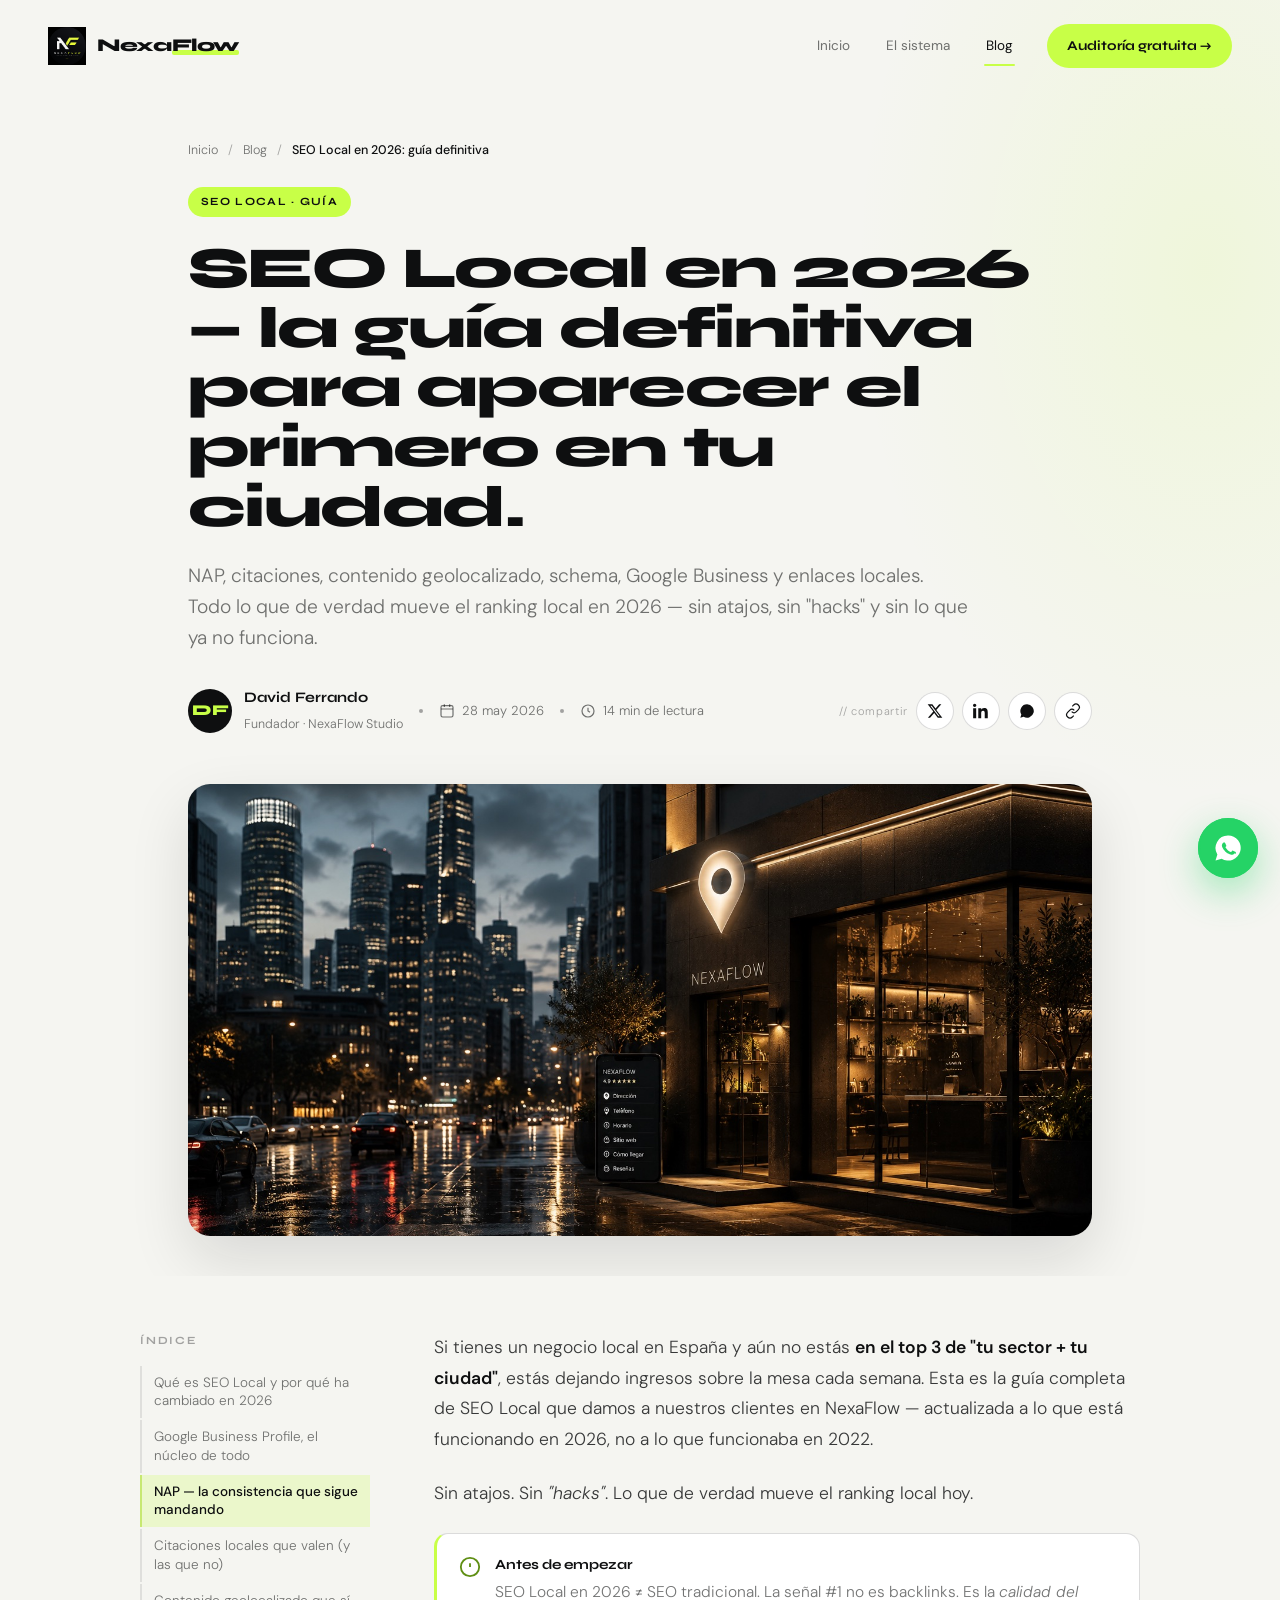
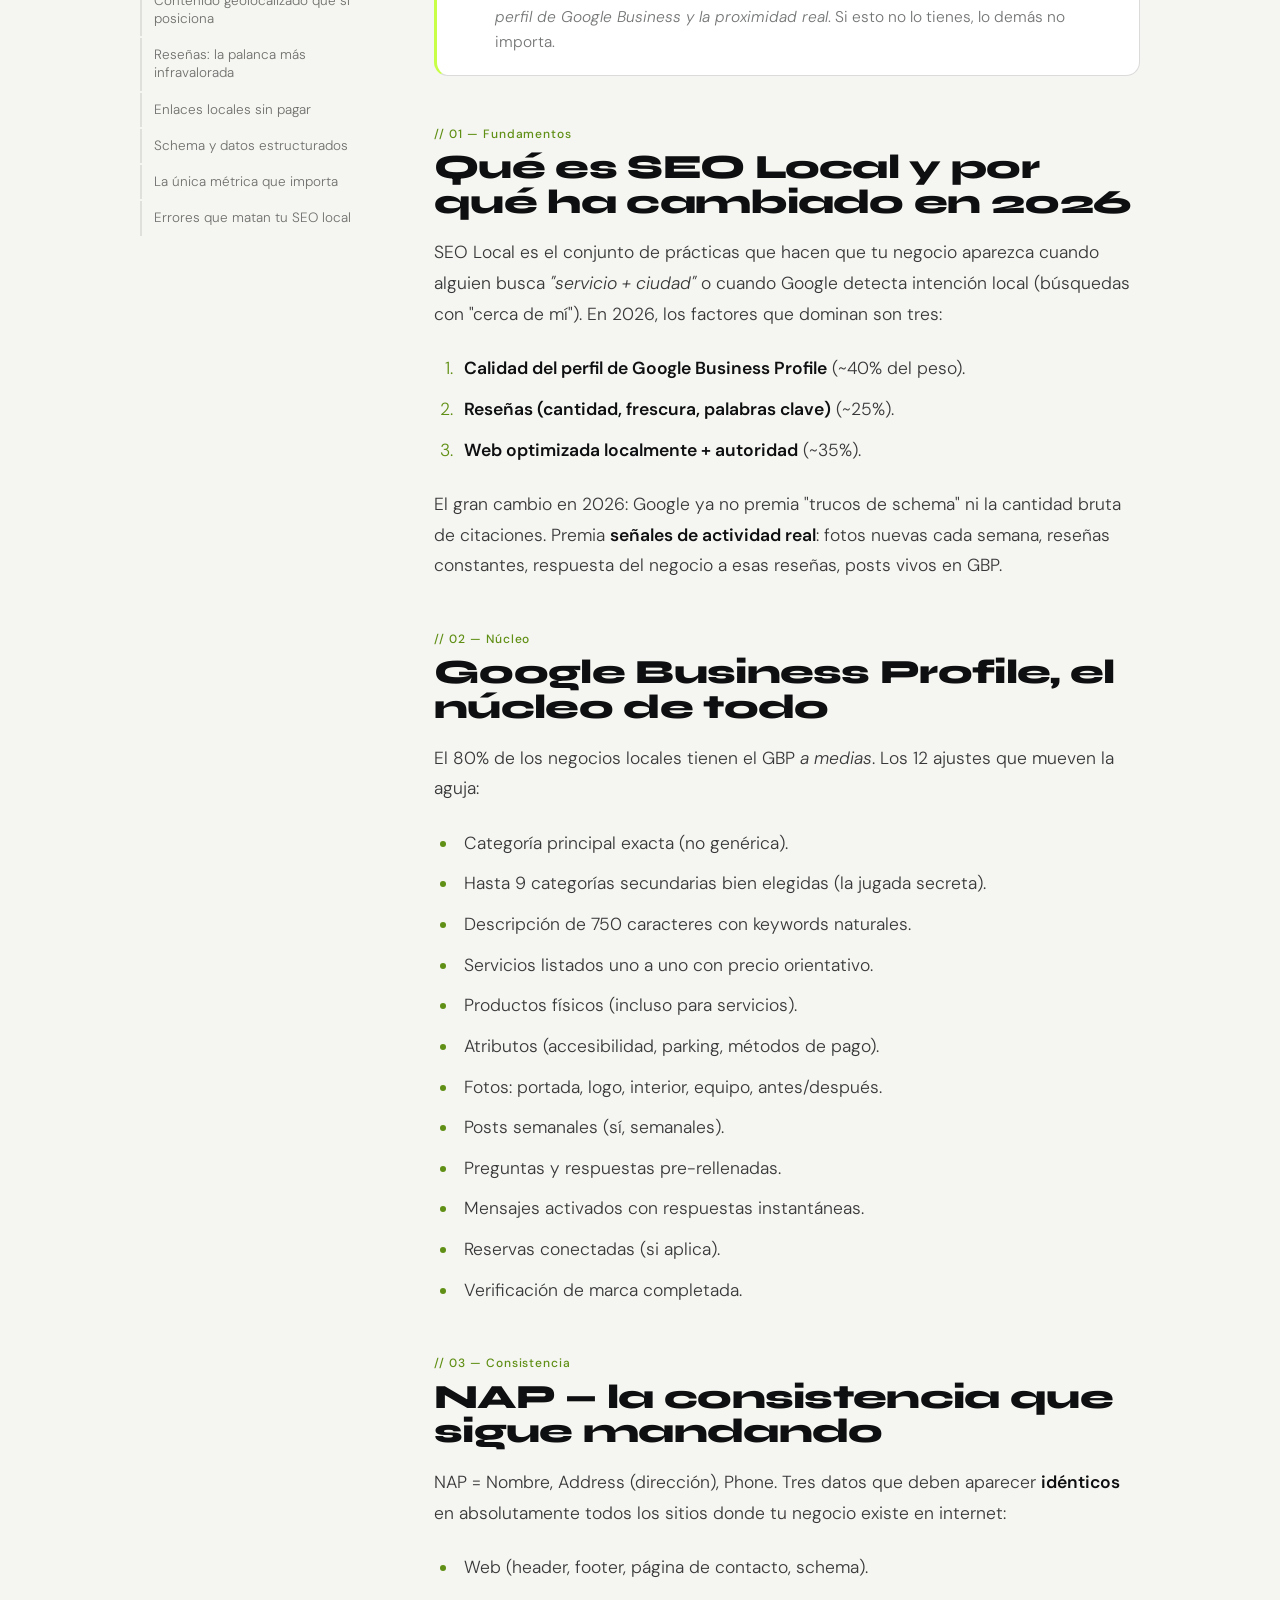
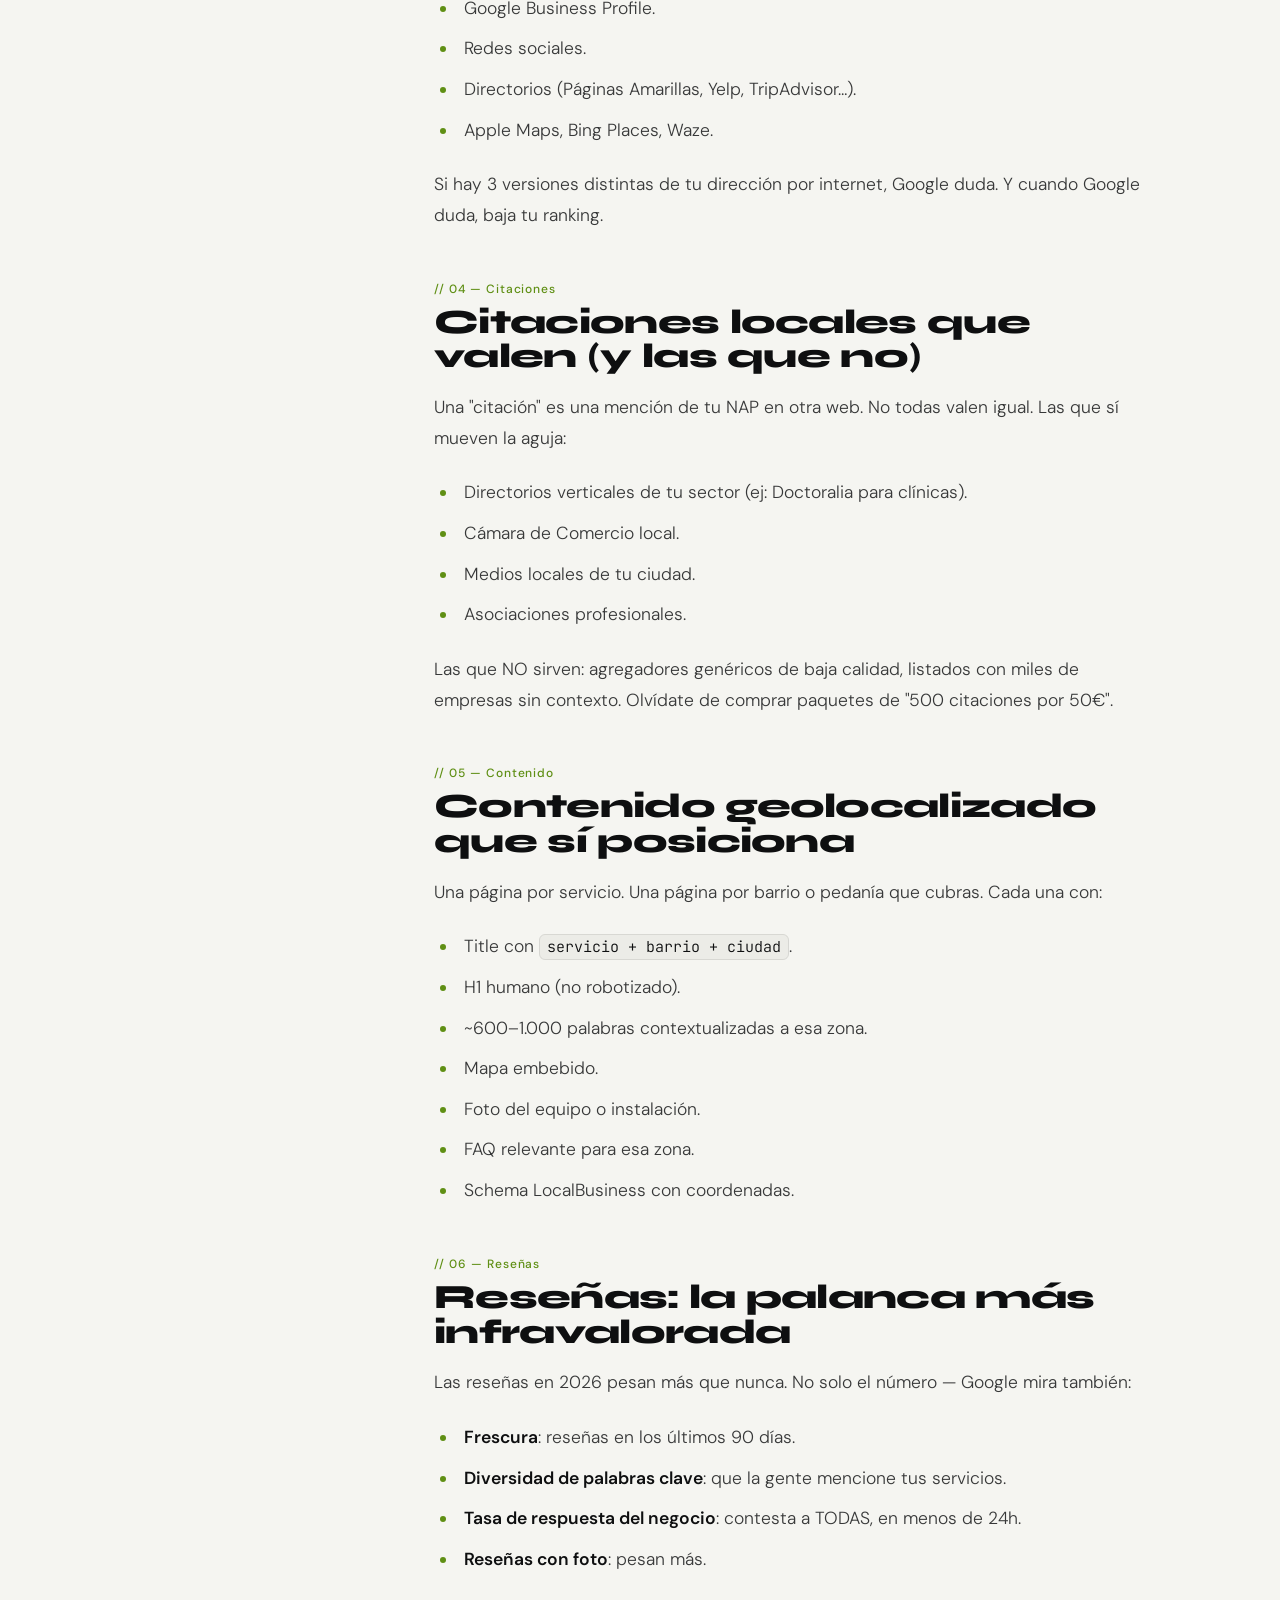
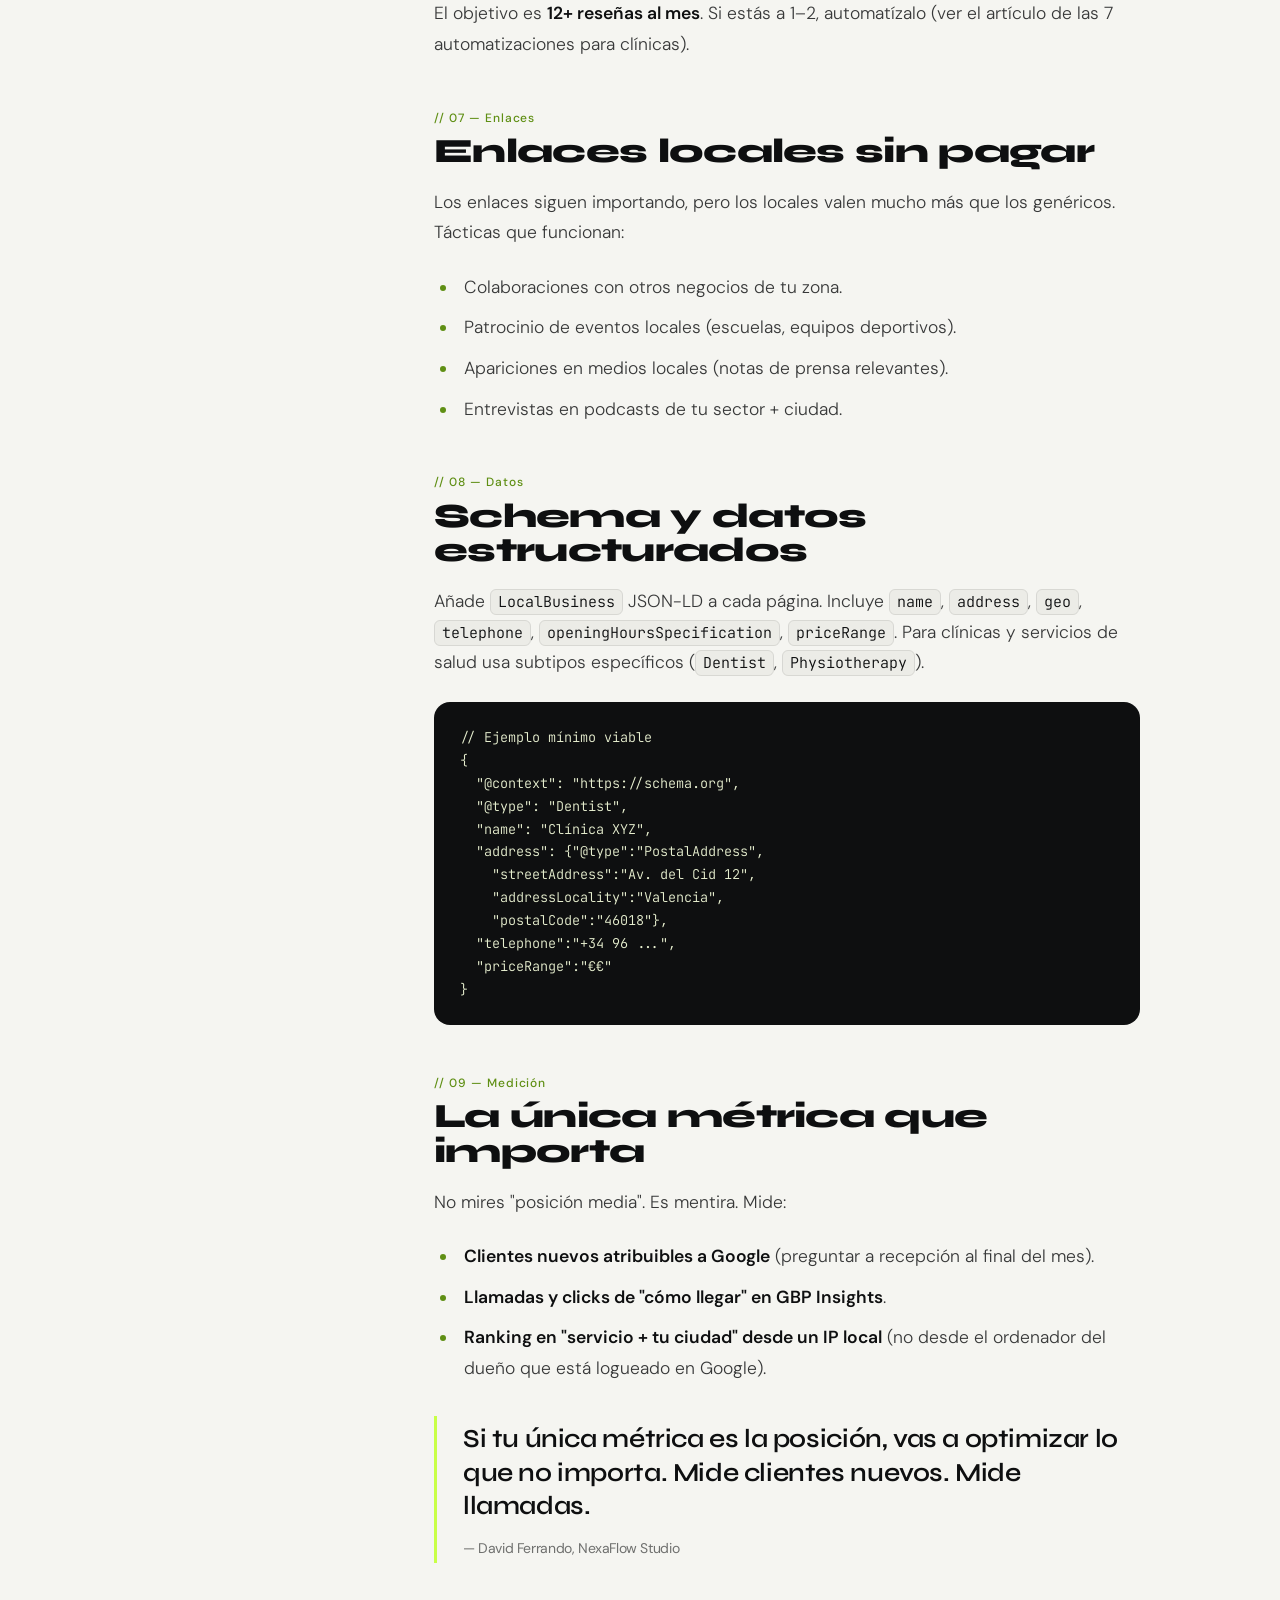
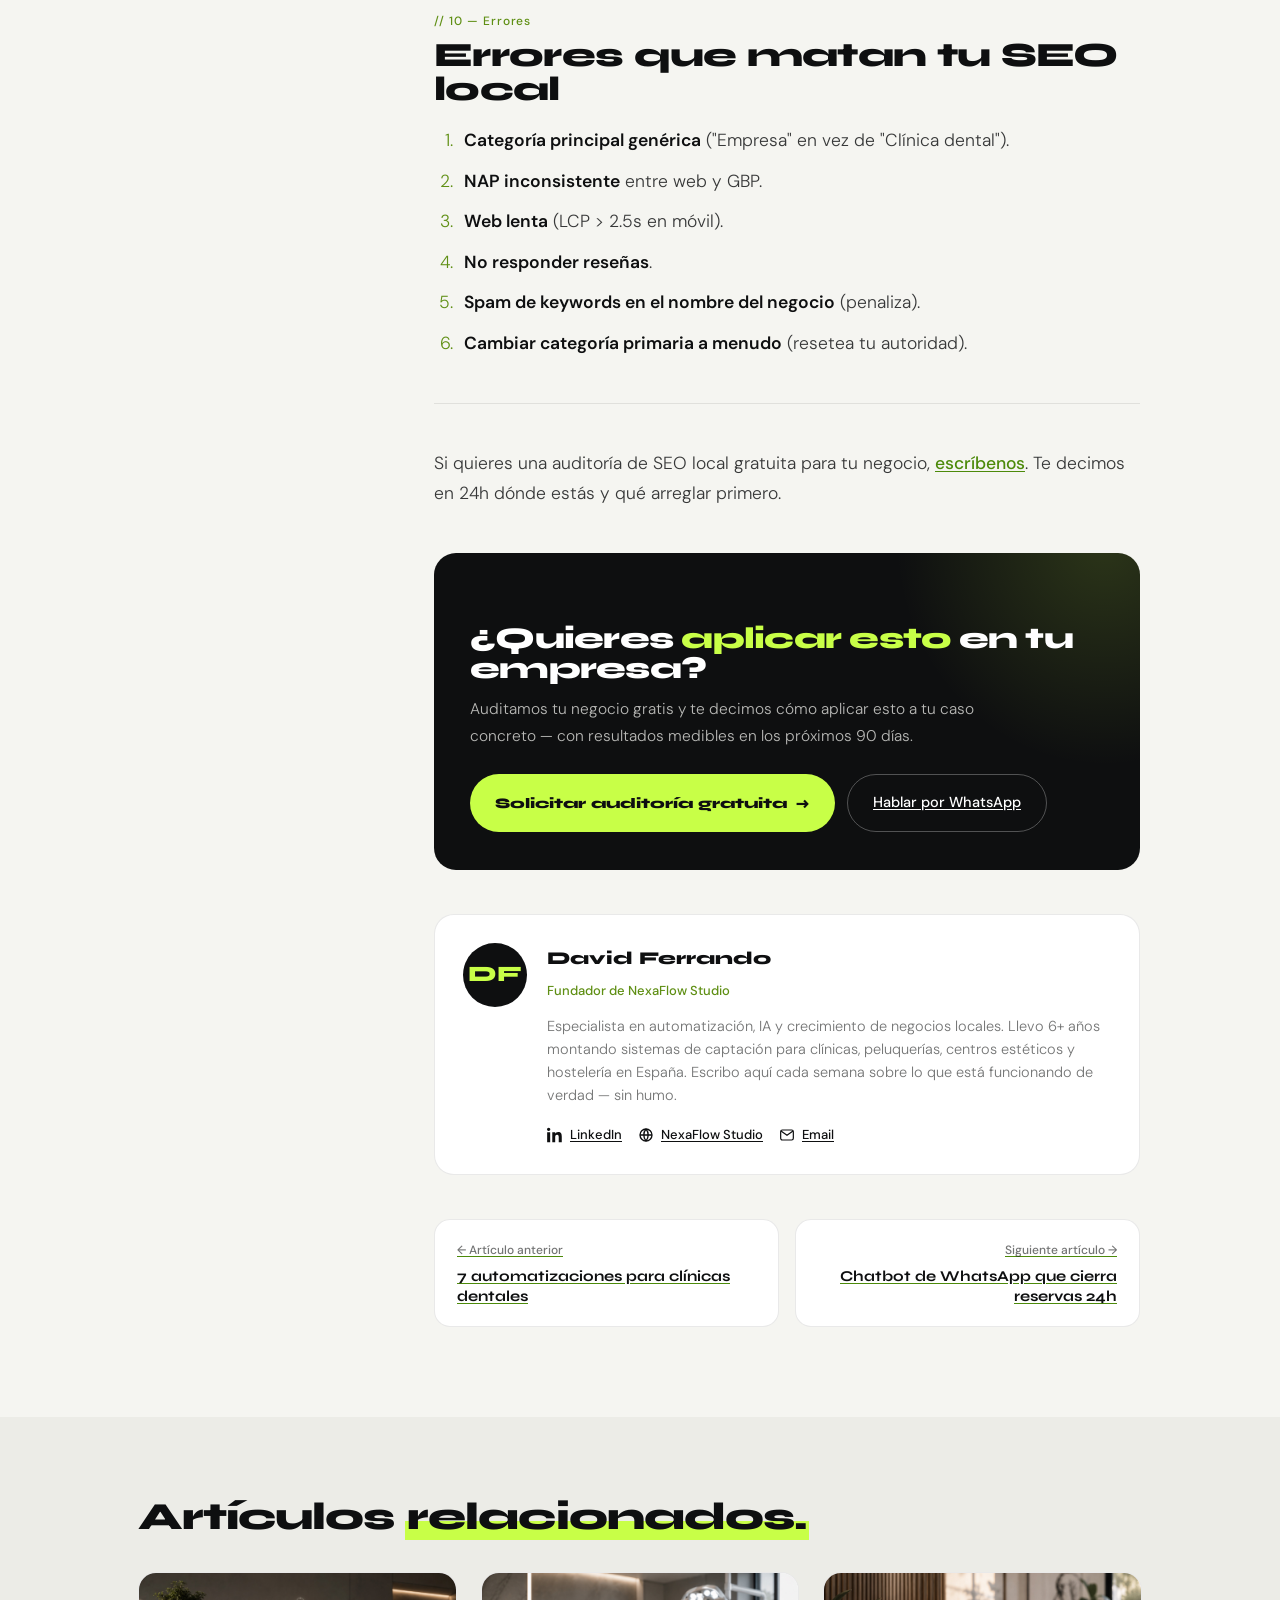
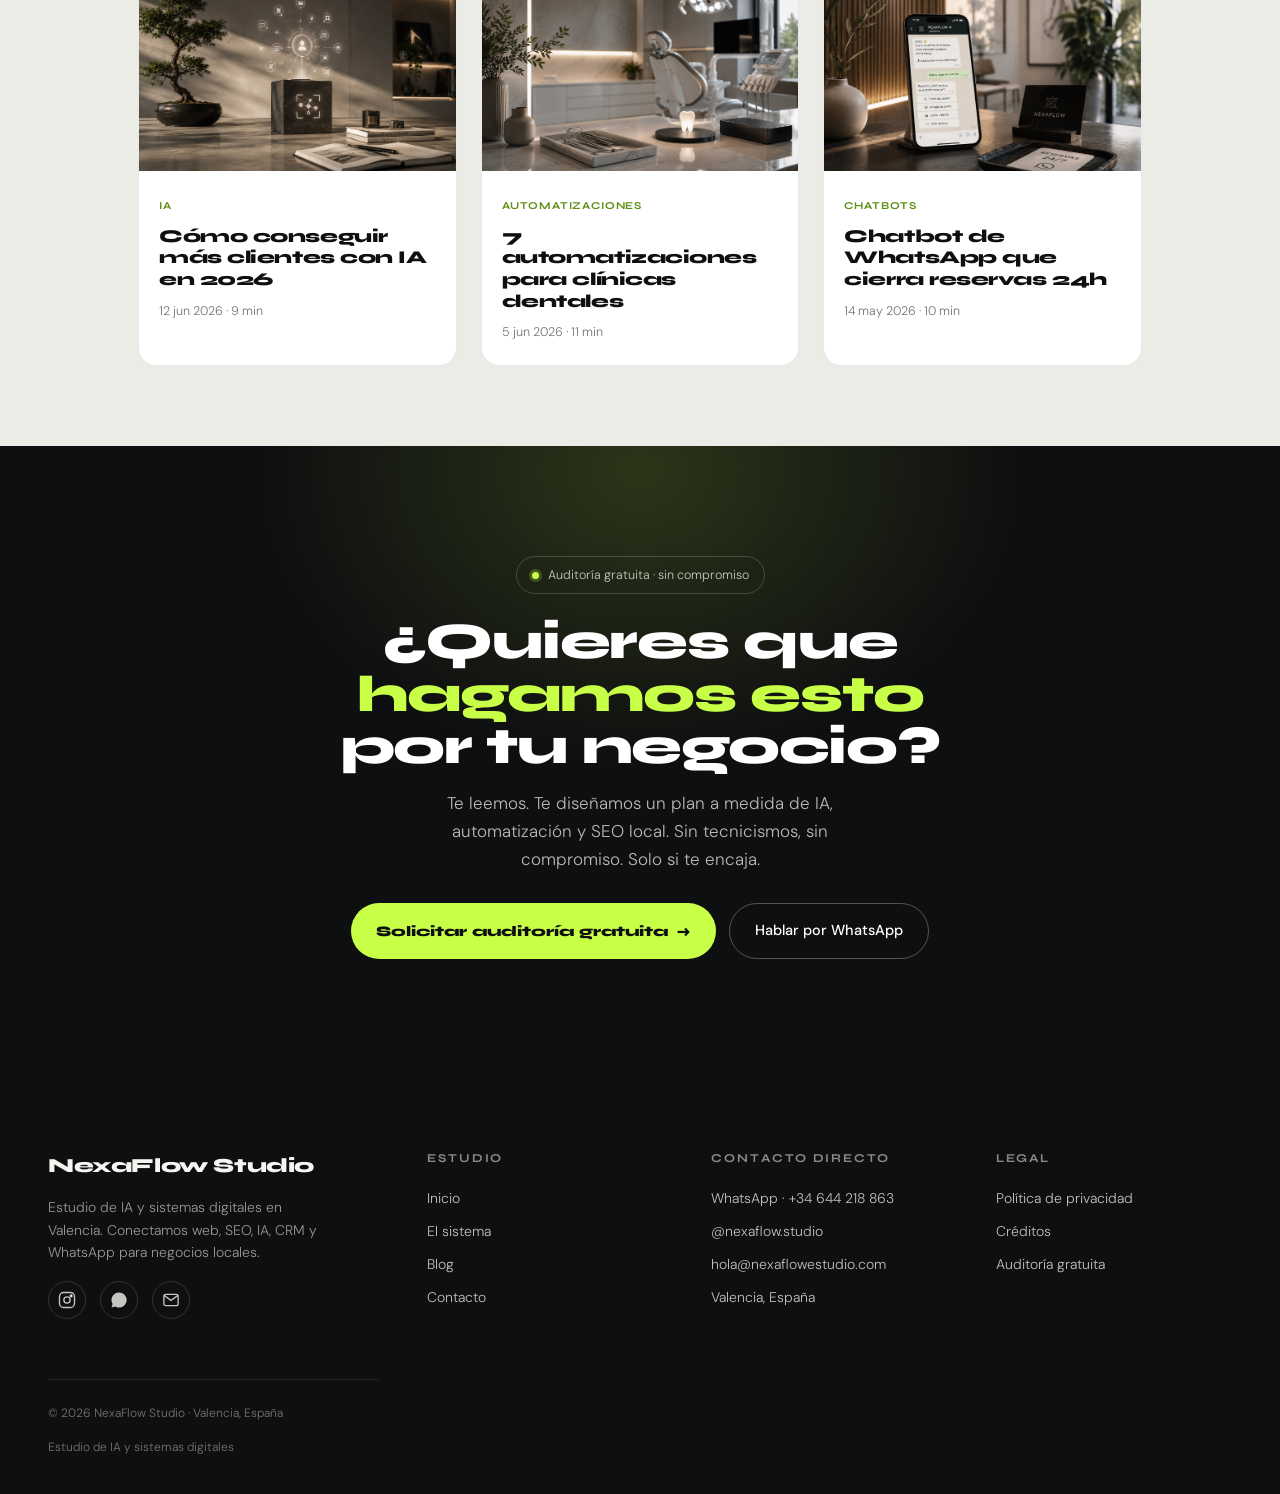
<file: blog-seo-local-2026.html>
<!DOCTYPE html>
<html lang="es">
<head>
<meta charset="UTF-8" />
<meta name="viewport" content="width=device-width, initial-scale=1.0" />
<title>SEO Local en 2026: la guía definitiva para aparecer el primero en tu ciudad | Blog NexaFlow</title>
<meta name="description" content="NAP, citaciones, contenido geolocalizado, schema, Google Business y enlaces locales. Todo lo que debes hacer (y todo lo que ya no funciona), paso a paso." />
<link rel="canonical" href="https://www.nexaflowestudio.com/blog/seo-local-guia-2026" />
<meta name="robots" content="index, follow, max-snippet:-1, max-image-preview:large" />
<meta name="author" content="David Ferrando — NexaFlow Studio" />
<link rel="icon" type="image/png" href="assets/logo-mark.png" />
<link rel="apple-touch-icon" href="assets/logo-mark.png" />
<meta name="theme-color" content="#f5f5f1" />

<!-- Open Graph -->
<meta property="og:type" content="article" />
<meta property="og:site_name" content="NexaFlow Studio" />
<meta property="og:title" content="SEO Local en 2026: la guía definitiva para aparecer el primero en tu ciudad" />
<meta property="og:description" content="NAP, citaciones, Google Business, contenido geolocalizado y enlaces locales. Todo lo que mueve el ranking local en 2026." />
<meta property="og:url" content="https://www.nexaflowestudio.com/blog/seo-local-guia-2026" />
<meta property="og:image" content="https://www.nexaflowestudio.com/assets/logo.png" />
<meta property="article:author" content="David Ferrando" />
<meta property="article:published_time" content="2026-05-28" />
<meta property="article:section" content="SEO Local" />
<meta property="og:locale" content="es_ES" />
<meta name="twitter:card" content="summary_large_image" />
<meta name="twitter:title" content="SEO Local en 2026: guía definitiva" />
<meta name="twitter:description" content="NAP, citaciones, Google Business, contenido geolocalizado y enlaces locales. Todo lo que mueve el ranking local en 2026." />
<meta name="twitter:image" content="https://www.nexaflowestudio.com/assets/logo.png" />

<link rel="preconnect" href="https://fonts.googleapis.com" />
<link rel="preconnect" href="https://fonts.gstatic.com" crossorigin />
<link href="https://fonts.googleapis.com/css2?family=Syne:wght@600;700;800&family=DM+Sans:opsz,wght@9..40,300;9..40,400;9..40,500&family=JetBrains+Mono:wght@400;500&family=Source+Serif+4:opsz,wght@8..60,400;8..60,500;8..60,600&display=swap" rel="stylesheet" />

<!-- Schema -->
<script type="application/ld+json">
{
  "@context": "https://schema.org",
  "@graph": [
    {
      "@type": "Article",
      "@id": "https://www.nexaflowestudio.com/blog/seo-local-guia-2026#article",
      "headline": "SEO Local en 2026: la guía definitiva para aparecer el primero en tu ciudad",
      "description": "NAP, citaciones, Google Business, contenido geolocalizado y enlaces locales. Todo lo que mueve el ranking local en 2026.",
      "image": "https://www.nexaflowestudio.com/assets/logo.png",
      "datePublished": "2026-05-28",
      "dateModified": "2026-05-28",
      "author": {
        "@type": "Person",
        "name": "David Ferrando",
        "jobTitle": "Fundador de NexaFlow Studio",
        "url": "https://www.nexaflowestudio.com/",
        "sameAs": ["https://www.linkedin.com/in/davidferrando"]
      },
      "publisher": {
        "@type": "Organization",
        "name": "NexaFlow Studio",
        "logo": {"@type":"ImageObject","url":"https://www.nexaflowestudio.com/assets/logo.png"}
      },
      "mainEntityOfPage": "https://www.nexaflowestudio.com/blog/seo-local-guia-2026",
      "articleSection": "SEO Local",
      "inLanguage": "es-ES"
    },
    {
      "@type": "BreadcrumbList",
      "itemListElement": [
        {"@type":"ListItem","position":1,"name":"Inicio","item":"https://www.nexaflowestudio.com/"},
        {"@type":"ListItem","position":2,"name":"Blog","item":"https://www.nexaflowestudio.com/blog.html"},
        {"@type":"ListItem","position":3,"name":"SEO Local en 2026: guía definitiva","item":"https://www.nexaflowestudio.com/blog/seo-local-guia-2026"}
      ]
    }
  ]
}
</script>

<style id="nf-crit">html,body{background:#f5f5f1}</style>
<link rel="stylesheet" href="css/nf.css?v=3">
</head>
<body>

<!-- READING PROGRESS -->
<div id="progress"><div class="bar"></div></div>

<!-- NAV -->
<nav id="nav">
  <div class="nav-in">
    <a href="index.html" class="logo" aria-label="NexaFlow Studio — inicio">
      <img src="assets/logo-mark.png" alt="NexaFlow Studio" />
      <span class="logo-word">Nexa<span>Flow</span></span>
    </a>
    <div class="nav-links">
      <a class="nl" href="index.html">Inicio</a>
      <a class="nl" href="sistema.html">El sistema</a>
      <a class="nl active" href="blog.html">Blog</a>
      <a class="nav-cta" href="index.html#contacto">Auditoría gratuita →</a>
    </div>
    <button class="hamb" aria-label="Menú" aria-expanded="false"><span></span><span></span><span></span></button>
  </div>
</nav>
<div class="nav-overlay" id="navOverlay" aria-hidden="true">
  <button class="close" aria-label="Cerrar">✕</button>
  <a href="index.html">Inicio</a>
  <a href="sistema.html">El sistema</a>
  <a href="blog.html">Blog</a>
  <a href="index.html#contacto">Auditoría gratuita</a>
</div>

<!-- HERO ARTÍCULO -->
<header class="art-hero">
  <div class="wrap">
    <nav class="crumbs" aria-label="Breadcrumb">
      <a href="index.html">Inicio</a>
      <span class="sep">/</span>
      <a href="blog.html">Blog</a>
      <span class="sep">/</span>
      <span class="cur">SEO Local en 2026: guía definitiva</span>
    </nav>

    <span class="art-cat">SEO Local · Guía</span>
    <h1 class="art-title">SEO Local en 2026 — la guía definitiva para aparecer el primero en tu ciudad.</h1>
    <p class="art-lede">NAP, citaciones, contenido geolocalizado, schema, Google Business y enlaces locales. Todo lo que de verdad mueve el ranking local en 2026 — sin atajos, sin "hacks" y sin lo que ya no funciona.</p>

    <div class="art-meta">
      <div class="author">
        <div class="avatar" aria-hidden="true">DF</div>
        <div class="au-info">
          <b>David Ferrando</b>
          <small>Fundador · NexaFlow Studio</small>
        </div>
      </div>
      <span class="dot-sep" aria-hidden="true"></span>
      <span class="mi">
        <svg viewBox="0 0 24 24" fill="none" stroke="currentColor" stroke-width="1.8"><rect x="3" y="4" width="18" height="17" rx="2.5"/><path d="M3 9h18M8 2v4M16 2v4"/></svg>
        28 may 2026
      </span>
      <span class="dot-sep" aria-hidden="true"></span>
      <span class="mi">
        <svg viewBox="0 0 24 24" fill="none" stroke="currentColor" stroke-width="1.8"><circle cx="12" cy="12" r="9"/><path d="M12 7v5l3 2"/></svg>
        14 min de lectura
      </span>
      <div class="share" aria-label="Compartir artículo">
        <span class="sh-lbl">// compartir</span>
        <button class="share-btn" onclick="shareTo('x')" aria-label="Compartir en X">
          <svg viewBox="0 0 24 24" fill="currentColor"><path d="M18.244 2H21.5l-7.59 8.67L23 22h-6.84l-5.36-7.02L4.6 22H1.34l8.12-9.28L1 2h7l4.84 6.4L18.244 2zm-1.2 18h1.9L7.04 4H5.04l11.99 16z"/></svg>
        </button>
        <button class="share-btn" onclick="shareTo('linkedin')" aria-label="Compartir en LinkedIn">
          <svg viewBox="0 0 24 24" fill="currentColor"><path d="M4.98 3.5C4.98 4.88 3.87 6 2.5 6S0 4.88 0 3.5 1.12 1 2.5 1s2.48 1.12 2.48 2.5zM.22 8h4.56v15H.22V8zm7.7 0h4.37v2.05h.06c.61-1.16 2.1-2.38 4.32-2.38 4.62 0 5.48 3.04 5.48 7v8.33h-4.56v-7.39c0-1.76-.03-4.03-2.46-4.03-2.46 0-2.84 1.92-2.84 3.9V23H7.92V8z"/></svg>
        </button>
        <button class="share-btn" onclick="shareTo('whatsapp')" aria-label="Compartir en WhatsApp">
          <svg viewBox="0 0 24 24" fill="currentColor"><path d="M12 2a10 10 0 0 0-8.5 15.2L2 22l4.9-1.5A10 10 0 1 0 12 2z"/></svg>
        </button>
        <button class="share-btn" onclick="copyLink()" aria-label="Copiar enlace">
          <svg viewBox="0 0 24 24" fill="none" stroke="currentColor" stroke-width="1.8"><path d="M10 13a5 5 0 0 0 7.07 0l3-3a5 5 0 0 0-7.07-7.07L11 5"/><path d="M14 11a5 5 0 0 0-7.07 0l-3 3a5 5 0 0 0 7.07 7.07L13 19"/></svg>
        </button>
      </div>
    </div>

    <!-- COVER PLACEHOLDER (sustituye este bloque por tu <img>) -->
    <figure class="art-cover"><img src="assets/img/blog-seo.jpg" alt="Portada del artículo" loading="eager" /></figure>
  </div>
</header>

<!-- BODY -->
<section class="art-body">
  <div class="wrap">
    <div class="art-grid">

      <!-- TOC -->
      <aside class="toc" aria-label="Índice del artículo">
        <h6>Índice</h6>
        <ol id="tocList">
          <li><a href="#que-es">Qué es SEO Local y por qué ha cambiado en 2026</a></li>
          <li><a href="#gbp">Google Business Profile, el núcleo de todo</a></li>
          <li><a href="#nap">NAP — la consistencia que sigue mandando</a></li>
          <li><a href="#citaciones">Citaciones locales que valen (y las que no)</a></li>
          <li><a href="#contenido">Contenido geolocalizado que sí posiciona</a></li>
          <li><a href="#resenas">Reseñas: la palanca más infravalorada</a></li>
          <li><a href="#enlaces">Enlaces locales sin pagar</a></li>
          <li><a href="#schema">Schema y datos estructurados</a></li>
          <li><a href="#metrica">La única métrica que importa</a></li>
          <li><a href="#errores">Errores que matan tu SEO local</a></li>
        </ol>
      </aside>

      <!-- PROSE -->
      <article class="prose" id="proseRoot">

        <p>Si tienes un negocio local en España y aún no estás <strong>en el top 3 de "tu sector + tu ciudad"</strong>, estás dejando ingresos sobre la mesa cada semana. Esta es la guía completa de SEO Local que damos a nuestros clientes en NexaFlow — actualizada a lo que está funcionando en 2026, no a lo que funcionaba en 2022.</p>

<p>Sin atajos. Sin <em>"hacks"</em>. Lo que de verdad mueve el ranking local hoy.</p>

<div class="callout">
  <svg viewBox="0 0 24 24" fill="none" stroke="currentColor" stroke-width="2"><circle cx="12" cy="12" r="10"/><path d="M12 8v4M12 16h.01"/></svg>
  <div><b>Antes de empezar</b>SEO Local en 2026 ≠ SEO tradicional. La señal #1 no es backlinks. Es la <em>calidad del perfil de Google Business y la proximidad real</em>. Si esto no lo tienes, lo demás no importa.</div>
</div>

<h2 id="que-es" data-num="// 01 — Fundamentos">Qué es SEO Local y por qué ha cambiado en 2026</h2>

<p>SEO Local es el conjunto de prácticas que hacen que tu negocio aparezca cuando alguien busca <em>"servicio + ciudad"</em> o cuando Google detecta intención local (búsquedas con "cerca de mí"). En 2026, los factores que dominan son tres:</p>

<ol>
  <li><strong>Calidad del perfil de Google Business Profile</strong> (~40% del peso).</li>
  <li><strong>Reseñas (cantidad, frescura, palabras clave)</strong> (~25%).</li>
  <li><strong>Web optimizada localmente + autoridad</strong> (~35%).</li>
</ol>

<p>El gran cambio en 2026: Google ya no premia "trucos de schema" ni la cantidad bruta de citaciones. Premia <strong>señales de actividad real</strong>: fotos nuevas cada semana, reseñas constantes, respuesta del negocio a esas reseñas, posts vivos en GBP.</p>

<h2 id="gbp" data-num="// 02 — Núcleo">Google Business Profile, el núcleo de todo</h2>

<p>El 80% de los negocios locales tienen el GBP <em>a medias</em>. Los 12 ajustes que mueven la aguja:</p>

<ul>
  <li>Categoría principal exacta (no genérica).</li>
  <li>Hasta 9 categorías secundarias bien elegidas (la jugada secreta).</li>
  <li>Descripción de 750 caracteres con keywords naturales.</li>
  <li>Servicios listados uno a uno con precio orientativo.</li>
  <li>Productos físicos (incluso para servicios).</li>
  <li>Atributos (accesibilidad, parking, métodos de pago).</li>
  <li>Fotos: portada, logo, interior, equipo, antes/después.</li>
  <li>Posts semanales (sí, semanales).</li>
  <li>Preguntas y respuestas pre-rellenadas.</li>
  <li>Mensajes activados con respuestas instantáneas.</li>
  <li>Reservas conectadas (si aplica).</li>
  <li>Verificación de marca completada.</li>
</ul>

<h2 id="nap" data-num="// 03 — Consistencia">NAP — la consistencia que sigue mandando</h2>

<p>NAP = Nombre, Address (dirección), Phone. Tres datos que deben aparecer <strong>idénticos</strong> en absolutamente todos los sitios donde tu negocio existe en internet:</p>

<ul>
  <li>Web (header, footer, página de contacto, schema).</li>
  <li>Google Business Profile.</li>
  <li>Redes sociales.</li>
  <li>Directorios (Páginas Amarillas, Yelp, TripAdvisor…).</li>
  <li>Apple Maps, Bing Places, Waze.</li>
</ul>

<p>Si hay 3 versiones distintas de tu dirección por internet, Google duda. Y cuando Google duda, baja tu ranking.</p>

<h2 id="citaciones" data-num="// 04 — Citaciones">Citaciones locales que valen (y las que no)</h2>

<p>Una "citación" es una mención de tu NAP en otra web. No todas valen igual. Las que sí mueven la aguja:</p>

<ul>
  <li>Directorios verticales de tu sector (ej: Doctoralia para clínicas).</li>
  <li>Cámara de Comercio local.</li>
  <li>Medios locales de tu ciudad.</li>
  <li>Asociaciones profesionales.</li>
</ul>

<p>Las que NO sirven: agregadores genéricos de baja calidad, listados con miles de empresas sin contexto. Olvídate de comprar paquetes de "500 citaciones por 50€".</p>

<h2 id="contenido" data-num="// 05 — Contenido">Contenido geolocalizado que sí posiciona</h2>

<p>Una página por servicio. Una página por barrio o pedanía que cubras. Cada una con:</p>

<ul>
  <li>Title con <code>servicio + barrio + ciudad</code>.</li>
  <li>H1 humano (no robotizado).</li>
  <li>~600–1.000 palabras contextualizadas a esa zona.</li>
  <li>Mapa embebido.</li>
  <li>Foto del equipo o instalación.</li>
  <li>FAQ relevante para esa zona.</li>
  <li>Schema LocalBusiness con coordenadas.</li>
</ul>

<h2 id="resenas" data-num="// 06 — Reseñas">Reseñas: la palanca más infravalorada</h2>

<p>Las reseñas en 2026 pesan más que nunca. No solo el número — Google mira también:</p>

<ul>
  <li><strong>Frescura</strong>: reseñas en los últimos 90 días.</li>
  <li><strong>Diversidad de palabras clave</strong>: que la gente mencione tus servicios.</li>
  <li><strong>Tasa de respuesta del negocio</strong>: contesta a TODAS, en menos de 24h.</li>
  <li><strong>Reseñas con foto</strong>: pesan más.</li>
</ul>

<p>El objetivo es <strong>12+ reseñas al mes</strong>. Si estás a 1–2, automatízalo (ver el artículo de las 7 automatizaciones para clínicas).</p>

<h2 id="enlaces" data-num="// 07 — Enlaces">Enlaces locales sin pagar</h2>

<p>Los enlaces siguen importando, pero los locales valen mucho más que los genéricos. Tácticas que funcionan:</p>

<ul>
  <li>Colaboraciones con otros negocios de tu zona.</li>
  <li>Patrocinio de eventos locales (escuelas, equipos deportivos).</li>
  <li>Apariciones en medios locales (notas de prensa relevantes).</li>
  <li>Entrevistas en podcasts de tu sector + ciudad.</li>
</ul>

<h2 id="schema" data-num="// 08 — Datos">Schema y datos estructurados</h2>

<p>Añade <code>LocalBusiness</code> JSON-LD a cada página. Incluye <code>name</code>, <code>address</code>, <code>geo</code>, <code>telephone</code>, <code>openingHoursSpecification</code>, <code>priceRange</code>. Para clínicas y servicios de salud usa subtipos específicos (<code>Dentist</code>, <code>Physiotherapy</code>).</p>

<pre><code>// Ejemplo mínimo viable
{
  "@context": "https://schema.org",
  "@type": "Dentist",
  "name": "Clínica XYZ",
  "address": {"@type":"PostalAddress",
    "streetAddress":"Av. del Cid 12",
    "addressLocality":"Valencia",
    "postalCode":"46018"},
  "telephone":"+34 96 ...",
  "priceRange":"€€"
}</code></pre>

<h2 id="metrica" data-num="// 09 — Medición">La única métrica que importa</h2>

<p>No mires "posición media". Es mentira. Mide:</p>

<ul>
  <li><strong>Clientes nuevos atribuibles a Google</strong> (preguntar a recepción al final del mes).</li>
  <li><strong>Llamadas y clicks de "cómo llegar" en GBP Insights</strong>.</li>
  <li><strong>Ranking en "servicio + tu ciudad" desde un IP local</strong> (no desde el ordenador del dueño que está logueado en Google).</li>
</ul>

<blockquote>
  Si tu única métrica es la posición, vas a optimizar lo que no importa. Mide clientes nuevos. Mide llamadas.
  <cite>— David Ferrando, NexaFlow Studio</cite>
</blockquote>

<h2 id="errores" data-num="// 10 — Errores">Errores que matan tu SEO local</h2>

<ol>
  <li><strong>Categoría principal genérica</strong> ("Empresa" en vez de "Clínica dental").</li>
  <li><strong>NAP inconsistente</strong> entre web y GBP.</li>
  <li><strong>Web lenta</strong> (LCP > 2.5s en móvil).</li>
  <li><strong>No responder reseñas</strong>.</li>
  <li><strong>Spam de keywords en el nombre del negocio</strong> (penaliza).</li>
  <li><strong>Cambiar categoría primaria a menudo</strong> (resetea tu autoridad).</li>
</ol>

<hr />

<p>Si quieres una auditoría de SEO local gratuita para tu negocio, <a href="index.html#contacto">escríbenos</a>. Te decimos en 24h dónde estás y qué arreglar primero.</p>

        <!-- CTA INLINE -->
        <div class="inline-cta">
          <div class="glow"></div>
          <h3>¿Quieres <em>aplicar esto</em> en tu empresa?</h3>
          <p>Auditamos tu negocio gratis y te decimos cómo aplicar esto a tu caso concreto — con resultados medibles en los próximos 90 días.</p>
          <div class="ctas">
            <button class="btn btn-main" onclick="location.href='index.html#contacto'"><span>Solicitar auditoría gratuita</span> →</button>
            <a class="btn btn-ghost" href="https://wa.me/34644218863" target="_blank" rel="noopener"><span>Hablar por WhatsApp</span></a>
          </div>
        </div>

        <!-- AUTHOR -->
        <div class="author-box">
          <div class="av-big" aria-hidden="true">DF</div>
          <div>
            <div class="au-name">David Ferrando</div>
            <span class="au-role">Fundador de NexaFlow Studio</span>
            <p class="au-bio">Especialista en automatización, IA y crecimiento de negocios locales. Llevo 6+ años montando sistemas de captación para clínicas, peluquerías, centros estéticos y hostelería en España. Escribo aquí cada semana sobre lo que está funcionando de verdad — sin humo.</p>
            <div class="au-links">
              <a href="https://www.linkedin.com/in/davidferrando" target="_blank" rel="noopener">
                <svg viewBox="0 0 24 24" fill="currentColor"><path d="M4.98 3.5C4.98 4.88 3.87 6 2.5 6S0 4.88 0 3.5 1.12 1 2.5 1s2.48 1.12 2.48 2.5zM.22 8h4.56v15H.22V8zm7.7 0h4.37v2.05h.06c.61-1.16 2.1-2.38 4.32-2.38 4.62 0 5.48 3.04 5.48 7v8.33h-4.56v-7.39c0-1.76-.03-4.03-2.46-4.03-2.46 0-2.84 1.92-2.84 3.9V23H7.92V8z"/></svg>
                LinkedIn
              </a>
              <a href="index.html">
                <svg viewBox="0 0 24 24" fill="none" stroke="currentColor" stroke-width="2"><circle cx="12" cy="12" r="9"/><path d="M3 12h18M12 3a14 14 0 0 1 0 18M12 3a14 14 0 0 0 0 18"/></svg>
                NexaFlow Studio
              </a>
              <a href="mailto:hola@nexaflowestudio.com">
                <svg viewBox="0 0 24 24" fill="none" stroke="currentColor" stroke-width="1.8"><rect x="2.5" y="4.5" width="19" height="15" rx="2.5"/><path d="M3 6l9 6.5L21 6"/></svg>
                Email
              </a>
            </div>
          </div>
        </div>

        <!-- PREV / NEXT -->
        <div class="pn">
          <a href="blog-automatizaciones-dentales.html" class="prev">
            <span class="lab">← Artículo anterior</span>
            <span class="ti">7 automatizaciones para clínicas dentales</span>
          </a>
          <a href="blog-chatbot-whatsapp.html" class="next">
            <span class="lab">Siguiente artículo →</span>
            <span class="ti">Chatbot de WhatsApp que cierra reservas 24h</span>
          </a>
        </div>

      </article>

    </div>
  </div>
</section>

<!-- RELATED -->
<section id="related">
  <div class="wrap">
    <h2>Artículos <em>relacionados.</em></h2>
    <div class="rel-grid">
      <article class="rel-card">
        <a href="blog-ia-clientes-2026.html" class="rel-cover"><img src="assets/img/blog-feat.jpg" alt="Portada del artículo" loading="lazy" /></a>
        <div class="rel-body">
          <span class="cat">IA</span>
          <h4><a href="blog-ia-clientes-2026.html">Cómo conseguir más clientes con IA en 2026</a></h4>
          <div class="meta">12 jun 2026 · 9 min</div>
        </div>
      </article>
      <article class="rel-card">
        <a href="blog-automatizaciones-dentales.html" class="rel-cover"><img src="assets/img/blog-dental.jpg" alt="Portada del artículo" loading="lazy" /></a>
        <div class="rel-body">
          <span class="cat">Automatizaciones</span>
          <h4><a href="blog-automatizaciones-dentales.html">7 automatizaciones para clínicas dentales</a></h4>
          <div class="meta">5 jun 2026 · 11 min</div>
        </div>
      </article>
      <article class="rel-card">
        <a href="blog-chatbot-whatsapp.html" class="rel-cover"><img src="assets/img/blog-whatsapp.jpg" alt="Portada del artículo" loading="lazy" /></a>
        <div class="rel-body">
          <span class="cat">Chatbots</span>
          <h4><a href="blog-chatbot-whatsapp.html">Chatbot de WhatsApp que cierra reservas 24h</a></h4>
          <div class="meta">14 may 2026 · 10 min</div>
        </div>
      </article>
    </div>
  </div>
</section>

<!-- CTA -->
<section id="cta" class="art-cta">
  <div class="cta-glow"></div>
  <div class="wrap">
    <span class="cta-badge"><span class="dot"></span> Auditoría gratuita · sin compromiso</span>
    <h2>¿Quieres que <em>hagamos esto</em><br />por tu negocio?</h2>
    <p class="ct-sub">Te leemos. Te diseñamos un plan a medida de IA, automatización y SEO local. Sin tecnicismos, sin compromiso. Solo si te encaja.</p>
    <div class="cta-ctas">
      <button class="btn btn-main" onclick="location.href='index.html#contacto'"><span>Solicitar auditoría gratuita</span> →</button>
      <a class="btn btn-ghost" href="https://wa.me/34644218863" target="_blank" rel="noopener"><span>Hablar por WhatsApp</span></a>
    </div>
  </div>
</section>

<!-- FOOTER -->
<footer class="foot">
  <div class="wrap">
    <div class="foot-brand">
      <span class="logo-word">Nexa<span>Flow</span> Studio</span>
      <p>Estudio de IA y sistemas digitales en Valencia. Conectamos web, SEO, IA, CRM y WhatsApp para negocios locales.</p>
      <div class="foot-soc">
        <a href="https://www.instagram.com/nexaflow.studio" target="_blank" rel="noopener" aria-label="Instagram"><svg viewBox="0 0 24 24" fill="none" stroke="currentColor" stroke-width="1.8"><rect x="2" y="2" width="20" height="20" rx="5.5"/><circle cx="12" cy="12" r="4.2"/><circle cx="17.5" cy="6.5" r="1.2" fill="currentColor"/></svg></a>
        <a href="https://wa.me/34644218863" target="_blank" rel="noopener" aria-label="WhatsApp"><svg viewBox="0 0 24 24" fill="currentColor"><path d="M12 2a10 10 0 0 0-8.5 15.2L2 22l4.9-1.5A10 10 0 1 0 12 2z"/></svg></a>
        <a href="mailto:hola@nexaflowestudio.com" aria-label="Email"><svg viewBox="0 0 24 24" fill="none" stroke="currentColor" stroke-width="1.8"><rect x="2.5" y="4.5" width="19" height="15" rx="2.5"/><path d="M3 6l9 6.5L21 6"/></svg></a>
      </div>
    </div>
    <div class="foot-col">
      <h5>Estudio</h5>
      <a href="index.html">Inicio</a>
      <a href="sistema.html">El sistema</a>
      <a href="blog.html">Blog</a>
      <a href="index.html#contacto">Contacto</a>
    </div>
    <div class="foot-col">
      <h5>Contacto directo</h5>
      <a href="https://wa.me/34644218863" target="_blank" rel="noopener">WhatsApp · +34 644 218 863</a>
      <a href="https://ig.me/m/nexaflow.studio" target="_blank" rel="noopener">@nexaflow.studio</a>
      <a href="mailto:hola@nexaflowestudio.com">hola@nexaflowestudio.com</a>
      <p>Valencia, España</p>
    </div>
    <div class="foot-col">
      <h5>Legal</h5>
      <a href="politica-privacidad.html">Política de privacidad</a>
      <a href="creditos.html">Créditos</a>
      <a href="index.html#contacto">Auditoría gratuita</a>
    </div>
  </div>
  <div class="wrap">
    <div class="foot-bot">
      <div>© 2026 NexaFlow Studio · Valencia, España</div>
      <div>Estudio de IA y sistemas digitales</div>
    </div>
  </div>
</footer>

<!-- TOAST -->
<div class="toast" id="toast"><em>✓</em> Enlace copiado al portapapeles</div>

<script>
(function(){
  "use strict";

  // Reading progress
  var bar = document.querySelector("#progress .bar");
  function onScroll(){
    var h = document.documentElement;
    var st = h.scrollTop || document.body.scrollTop;
    var sh = h.scrollHeight - h.clientHeight;
    var p = sh > 0 ? (st/sh)*100 : 0;
    bar.style.width = p + "%";
    var nav = document.getElementById("nav");
    if(st > 30) nav.classList.add("solid"); else nav.classList.remove("solid");
  }
  onScroll();
  document.addEventListener("scroll", onScroll, { passive:true });

  // TOC active state via IntersectionObserver
  var sections = document.querySelectorAll(".prose h2[id]");
  var tocLinks = document.querySelectorAll(".toc ol li a");
  var tocItems = document.querySelectorAll(".toc ol li");
  var sectMap = {};
  tocLinks.forEach(function(a,i){
    var href = a.getAttribute("href").slice(1);
    sectMap[href] = i;
  });
  var io = new IntersectionObserver(function(entries){
    entries.forEach(function(en){
      if(en.isIntersecting){
        var id = en.target.id;
        var idx = sectMap[id];
        if(idx !== undefined){
          tocItems.forEach(function(li){ li.classList.remove("active"); });
          if(tocItems[idx]) tocItems[idx].classList.add("active");
        }
      }
    });
  }, { rootMargin: "-30% 0px -60% 0px", threshold: 0 });
  sections.forEach(function(s){ io.observe(s); });

  // Share
  window.shareTo = function(net){
    var u = encodeURIComponent(location.href);
    var t = encodeURIComponent(document.title);
    var url = "";
    if(net === "x") url = "https://twitter.com/intent/tweet?url="+u+"&text="+t;
    else if(net === "linkedin") url = "https://www.linkedin.com/sharing/share-offsite/?url="+u;
    else if(net === "whatsapp") url = "https://wa.me/?text="+t+"%20"+u;
    if(url) window.open(url, "_blank", "noopener,width=620,height=560");
  };
  window.copyLink = function(){
    var url = location.href;
    if(navigator.clipboard){
      navigator.clipboard.writeText(url).then(showToast).catch(function(){ fallback(url); });
    } else {
      fallback(url);
    }
  };
  function fallback(url){
    var t = document.createElement("textarea");
    t.value = url; document.body.appendChild(t); t.select();
    try{ document.execCommand("copy"); } catch(e){}
    document.body.removeChild(t);
    showToast();
  }
  function showToast(){
    var el = document.getElementById("toast");
    el.classList.add("show");
    setTimeout(function(){ el.classList.remove("show"); }, 2200);
  }

})();
</script>

<!-- FLOATING WHATSAPP -->
<style>
.fab-wa{position:fixed;right:22px;bottom:22px;z-index:700;width:60px;height:60px;border-radius:50%;background:#25d366;display:grid;place-items:center;box-shadow:0 14px 38px rgba(37,211,102,.42);transition:transform .3s ease,box-shadow .3s;animation:fabIn .5s ease .8s both}
.fab-wa svg{width:30px;height:30px;color:#fff}
.fab-wa:hover{transform:scale(1.08) translateY(-2px);box-shadow:0 18px 48px rgba(37,211,102,.55)}
.fab-wa::after{content:'';position:absolute;inset:0;border-radius:50%;border:2px solid #25d366;animation:fabPulse 2.4s ease-out infinite;pointer-events:none}
@keyframes fabIn{from{opacity:0;transform:scale(.4)}to{opacity:1;transform:scale(1)}}
@keyframes fabPulse{0%{transform:scale(1);opacity:.6}100%{transform:scale(1.7);opacity:0}}
@media (max-width:600px){.fab-wa{width:54px;height:54px;right:16px;bottom:16px}.fab-wa svg{width:27px;height:27px}}
body.nav-open .fab-wa{opacity:0;visibility:hidden;pointer-events:none}
</style>
<a class="fab-wa" href="https://wa.me/34644218863?text=Hola%2C%20me%20gustar%C3%ADa%20m%C3%A1s%20informaci%C3%B3n%20para%20mi%20negocio%20local." target="_blank" rel="noopener" aria-label="Escríbenos por WhatsApp">
  <svg viewBox="0 0 24 24" fill="currentColor"><path d="M12 2a10 10 0 0 0-8.5 15.2L2 22l4.9-1.5A10 10 0 1 0 12 2zm5.3 14.1c-.2.6-1.2 1.1-1.7 1.2-.4.1-1 .1-1.6-.1-.4-.1-.9-.3-1.5-.6-2.6-1.1-4.3-3.8-4.4-4-.1-.2-1-1.4-1-2.6 0-1.2.6-1.8.9-2.1.2-.2.5-.3.7-.3h.5c.2 0 .4 0 .6.5l.8 1.9c.1.2 0 .4 0 .5l-.4.5c-.2.2-.3.3-.1.6.2.3.8 1.3 1.7 2.1 1.1 1 2 1.3 2.3 1.4.3.1.4.1.6-.1l.7-.8c.2-.2.4-.2.6-.1l1.8.9c.3.1.4.2.5.3 0 .2 0 .8-.2 1.4z"/></svg>
</a>
<script src="js/nf.js?v=3"></script>
</body>
</html>
</file>
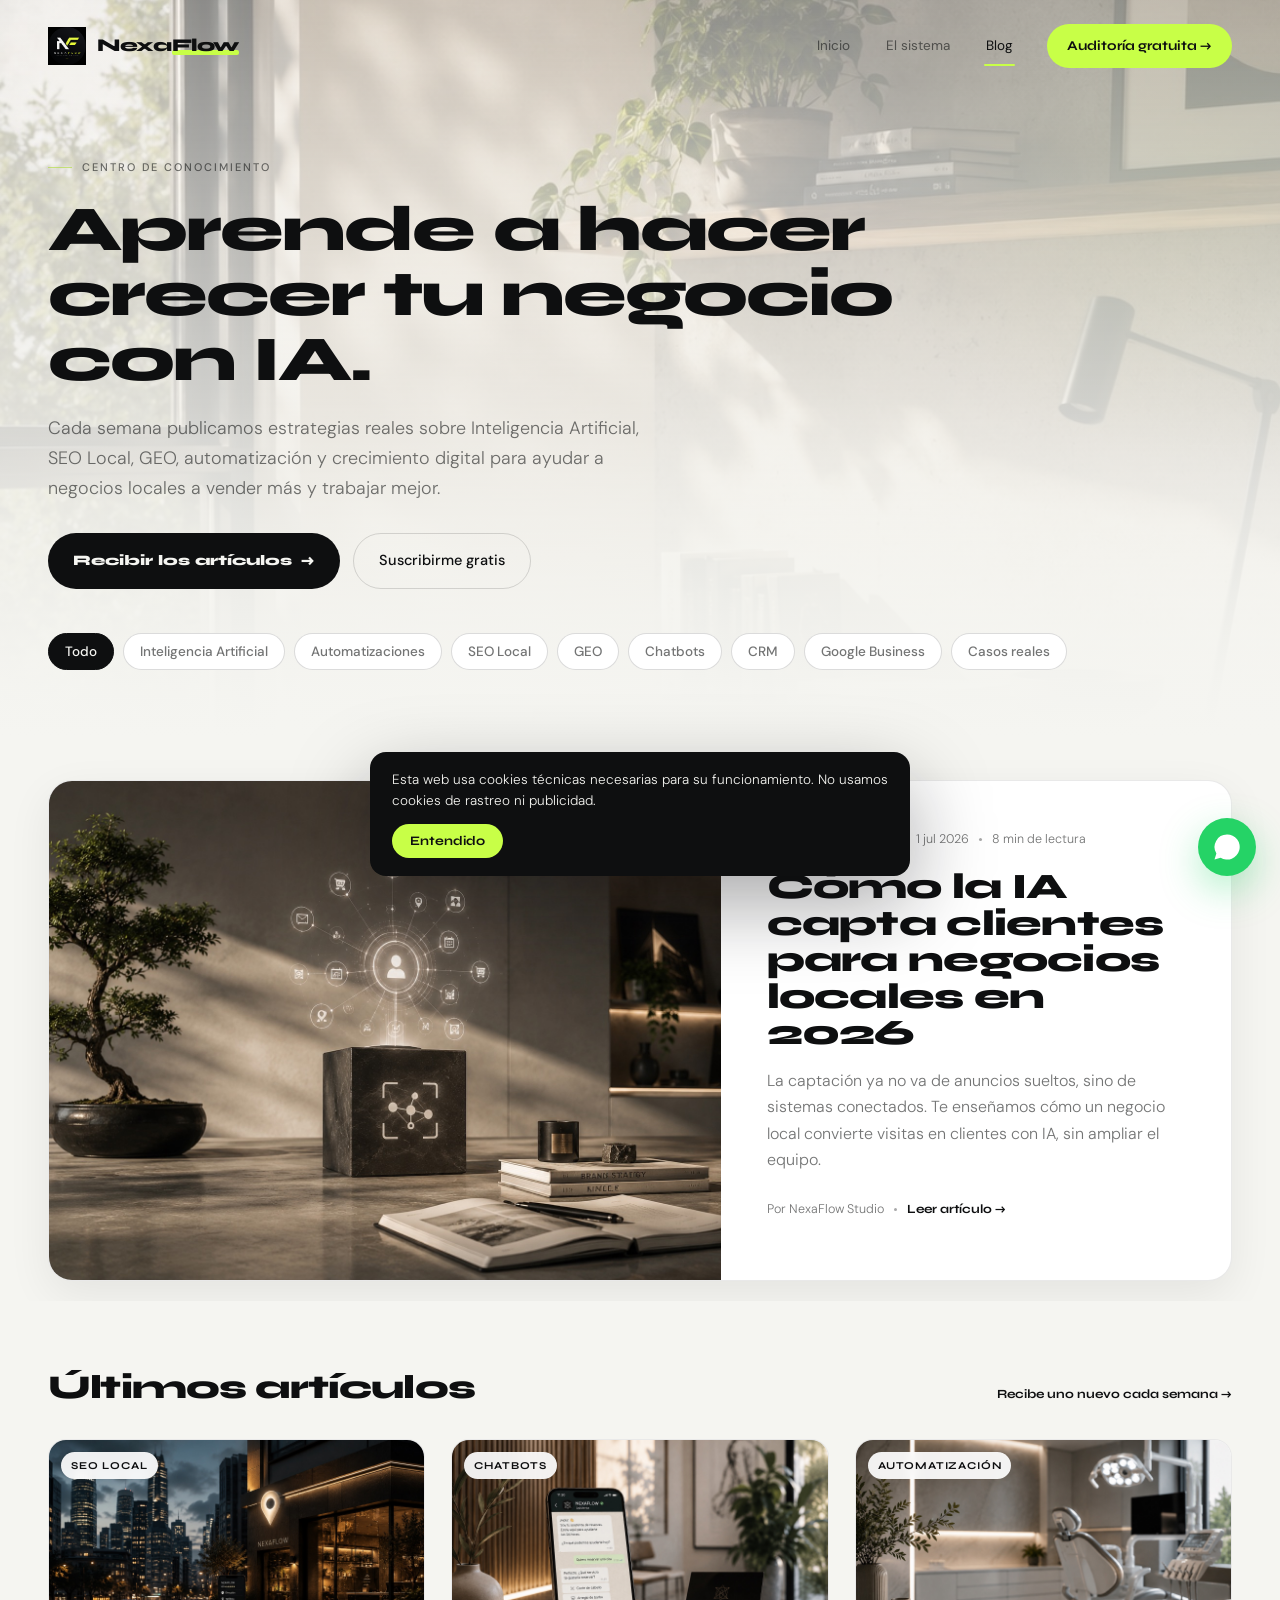
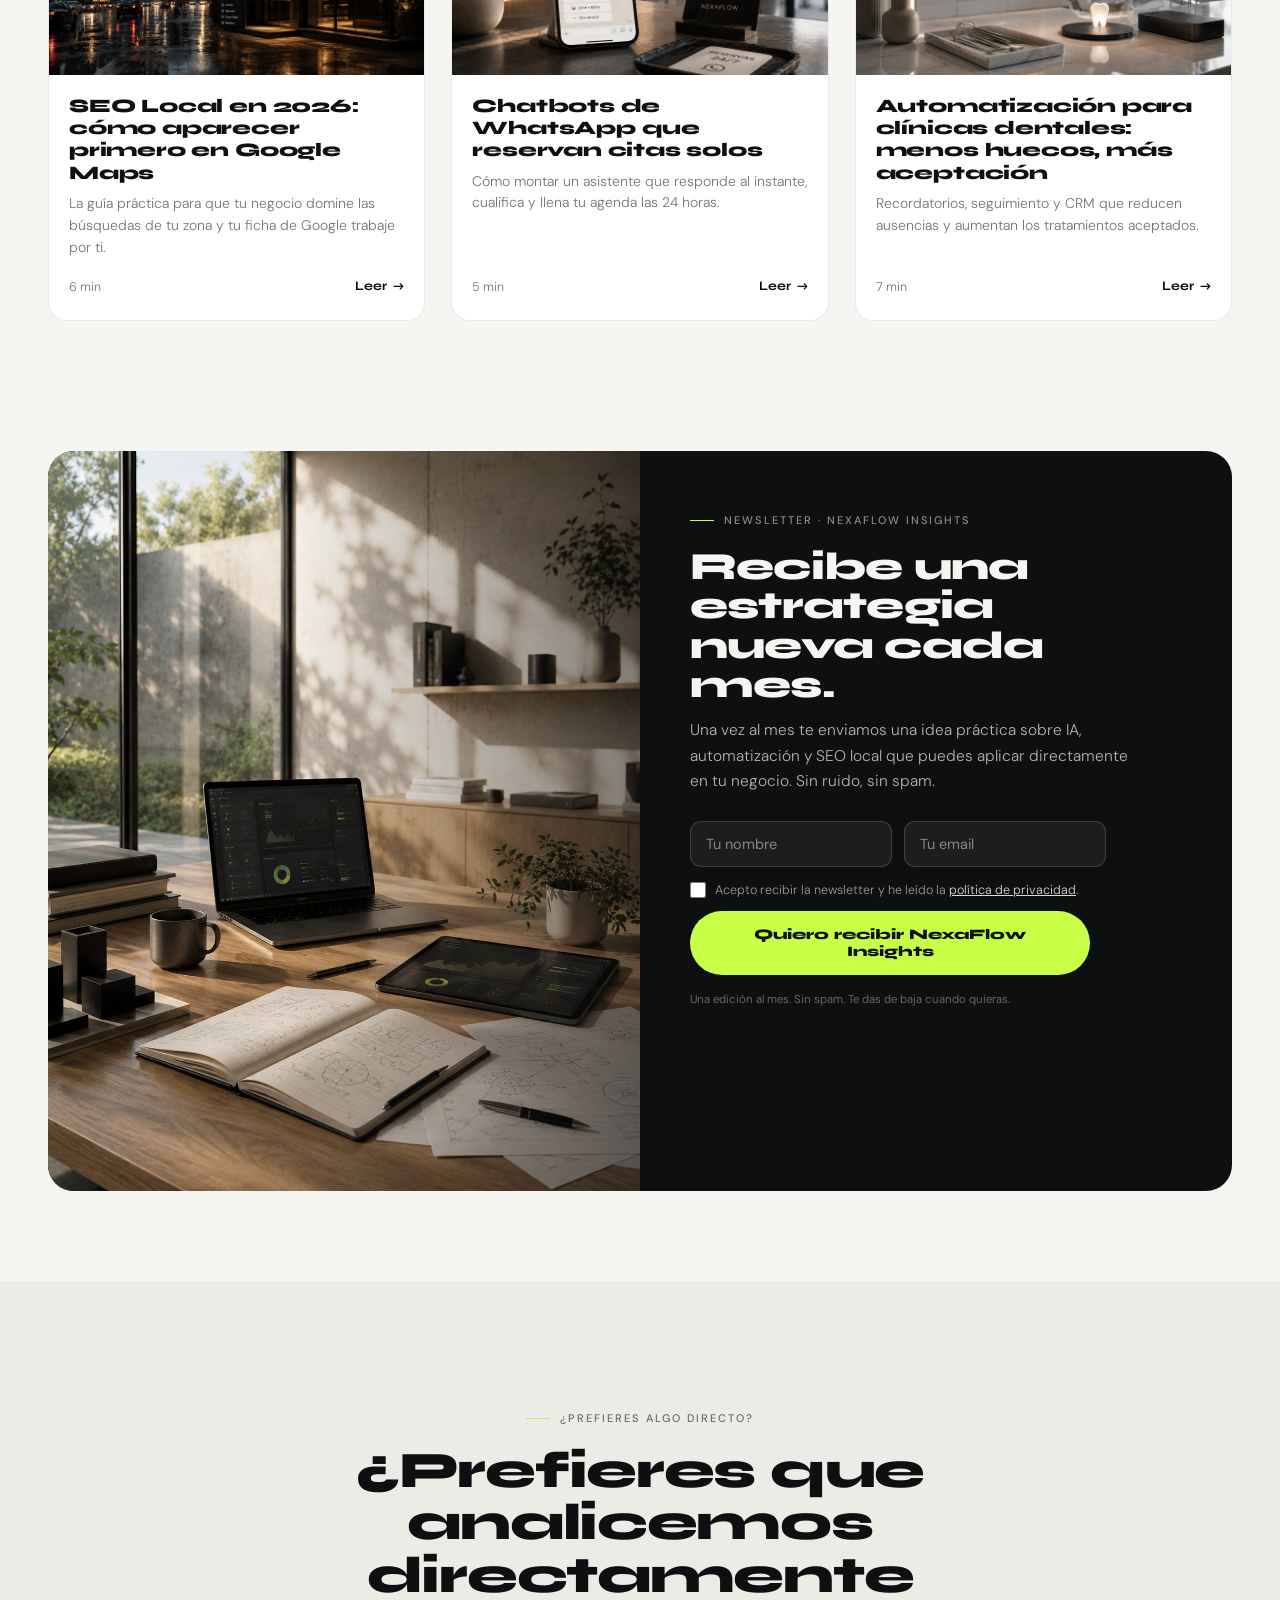
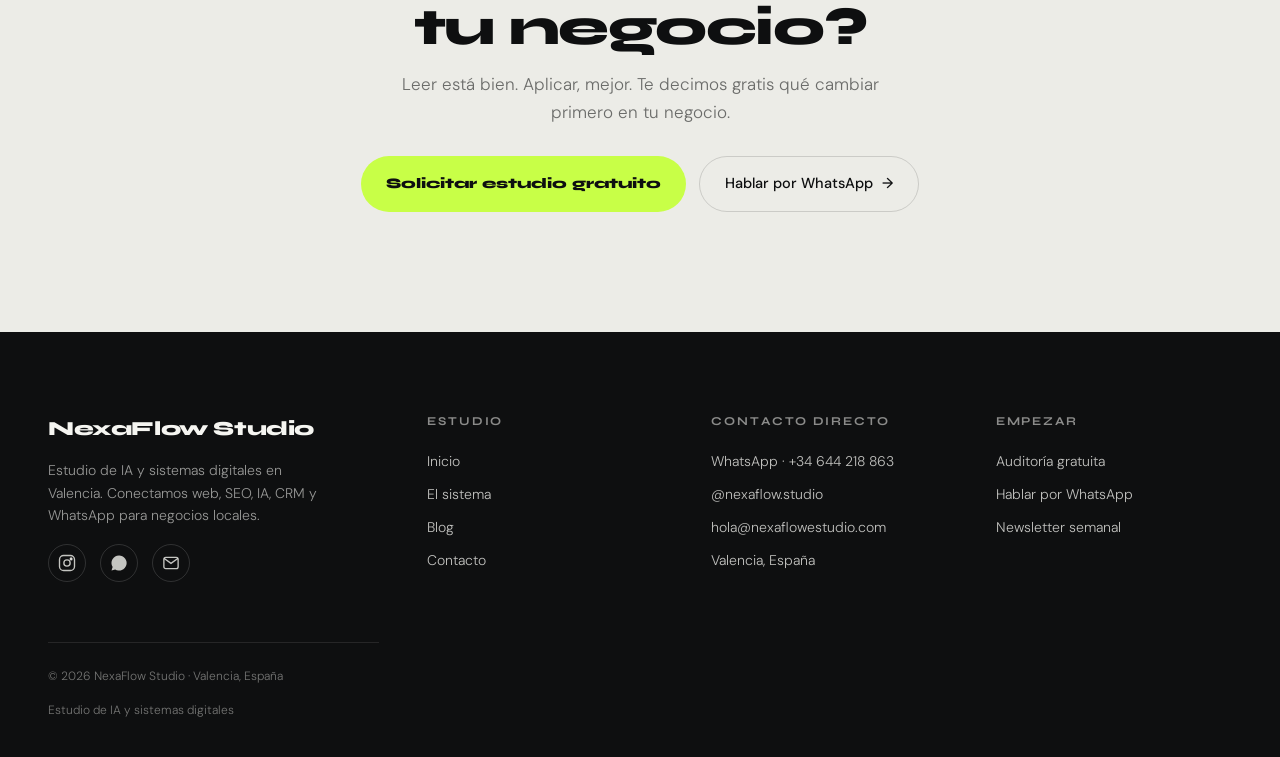
<file: blog.html>
<!DOCTYPE html>
<html lang="es">
<head>
<meta charset="UTF-8" />
<meta name="viewport" content="width=device-width, initial-scale=1.0" />
<title>Centro de conocimiento NexaFlow | IA, SEO Local y automatización para negocios</title>
<meta name="description" content="Estrategias reales sobre Inteligencia Artificial, SEO Local, GEO, automatización y CRM para que negocios locales de Valencia y España vendan más y trabajen mejor. Nuevo artículo cada semana." />
<link rel="canonical" href="https://www.nexaflowestudio.com/blog.html" />
<meta name="robots" content="index, follow, max-image-preview:large" />
<meta name="geo.region" content="ES-V" />
<meta name="geo.placename" content="Valencia" />
<meta name="keywords" content="Agencia IA Valencia, SEO Local Valencia, Automatización para empresas, CRM para empresas, Chatbots IA, Marketing con IA, Google Business Profile, Automatización WhatsApp" />
<link rel="icon" type="image/png" href="assets/logo-mark.png" />
<meta name="theme-color" content="#f5f5f1" />
<meta property="og:type" content="website" />
<meta property="og:title" content="Centro de conocimiento NexaFlow" />
<meta property="og:description" content="Estrategias reales sobre IA, SEO Local, automatización y crecimiento digital para negocios locales." />
<meta property="og:url" content="https://www.nexaflowestudio.com/blog.html" />
<meta property="og:image" content="https://www.nexaflowestudio.com/assets/img/blog-feat.jpg" />
<meta property="og:locale" content="es_ES" />

<link rel="preconnect" href="https://fonts.googleapis.com" />
<link rel="preconnect" href="https://fonts.gstatic.com" crossorigin />
<link href="https://fonts.googleapis.com/css2?family=Syne:wght@600;700;800&family=DM+Sans:opsz,wght@9..40,300;9..40,400;9..40,500&display=swap" rel="stylesheet" />
<style id="nf-crit">html,body{background:#f5f5f1}</style>
<link rel="stylesheet" href="css/nf.css?v=3" />

<script type="application/ld+json">
{
  "@context":"https://schema.org",
  "@graph":[
    {"@type":"Blog","@id":"https://www.nexaflowestudio.com/blog.html#blog","name":"Centro de conocimiento NexaFlow","description":"Estrategias sobre IA, SEO local, automatización y crecimiento digital para negocios locales.","inLanguage":"es-ES","publisher":{"@type":"Organization","name":"NexaFlow Studio","url":"https://www.nexaflowestudio.com/"}},
    {"@type":"ItemList","itemListElement":[
      {"@type":"ListItem","position":1,"url":"https://www.nexaflowestudio.com/blog-ia-clientes-2026.html","name":"Cómo la IA capta clientes para negocios locales en 2026"},
      {"@type":"ListItem","position":2,"url":"https://www.nexaflowestudio.com/blog-seo-local-2026.html","name":"SEO Local en 2026: aparecer primero en Google Maps"},
      {"@type":"ListItem","position":3,"url":"https://www.nexaflowestudio.com/blog-chatbot-whatsapp.html","name":"Chatbots de WhatsApp que reservan citas solos"},
      {"@type":"ListItem","position":4,"url":"https://www.nexaflowestudio.com/blog-automatizaciones-dentales.html","name":"Automatización para clínicas dentales"}
    ]},
    {"@type":"FAQPage","mainEntity":[
      {"@type":"Question","name":"¿Sobre qué escribe NexaFlow Studio?","acceptedAnswer":{"@type":"Answer","text":"Publicamos estrategias prácticas sobre Inteligencia Artificial, SEO local, GEO, automatización, CRM y chatbots aplicadas a negocios locales como clínicas, restaurantes, inmobiliarias y estudios."}},
      {"@type":"Question","name":"¿Cada cuánto publicáis?","acceptedAnswer":{"@type":"Answer","text":"Publicamos un artículo nuevo cada semana y enviamos una idea aplicable cada viernes por la newsletter."}}
    ]}
  ]
}
</script>
</head>
<body>

<!-- ===== NAV ===== -->
<nav id="nav">
  <div class="nav-in">
    <a href="index.html" class="logo" aria-label="NexaFlow Studio — inicio">
      <img src="assets/logo-mark.png" alt="NexaFlow Studio" />
      <span class="logo-word">Nexa<span>Flow</span></span>
    </a>
    <div class="nav-links">
      <a class="nl" href="index.html">Inicio</a>
      <a class="nl" href="sistema.html">El sistema</a>
      <a class="nl active" href="blog.html">Blog</a>
      <a class="nav-cta" href="index.html#contacto">Auditoría gratuita →</a>
    </div>
    <button class="hamb" aria-label="Menú" aria-expanded="false"><span></span><span></span><span></span></button>
  </div>
</nav>
<div class="nav-overlay" id="navOverlay" aria-hidden="true">
  <button class="close" aria-label="Cerrar">✕</button>
  <a href="index.html">Inicio</a>
  <a href="sistema.html">El sistema</a>
  <a href="blog.html">Blog</a>
  <a href="index.html#contacto">Auditoría gratuita</a>
</div>

<!-- ===== HERO ===== -->
<header class="bl-hero" data-hero-entry>
  <img src="assets/blog-hero-bg.jpg" alt="" aria-hidden="true" style="position:absolute;inset:0;width:100%;height:100%;object-fit:cover;object-position:center 30%;opacity:.6;z-index:0;pointer-events:none;-webkit-mask-image:linear-gradient(180deg,#000 0%,transparent 100%);mask-image:linear-gradient(180deg,#000 0%,transparent 100%)" />
  <div aria-hidden="true" style="position:absolute;inset:0;z-index:1;pointer-events:none;background:linear-gradient(180deg,rgba(245,245,241,.28) 0%,rgba(245,245,241,.45) 55%,rgba(245,245,241,.92) 100%)"></div>
  <div class="wrap">
    <span class="eyebrow">Centro de conocimiento</span>
    <h1>Aprende a hacer crecer tu negocio con IA.</h1>
    <p>Cada semana publicamos estrategias reales sobre Inteligencia Artificial, SEO Local, GEO, automatización y crecimiento digital para ayudar a negocios locales a vender más y trabajar mejor.</p>
    <div class="ctas">
      <a class="btn btn-ink" href="#newsletter"><span>Recibir los artículos</span> <span class="ar">→</span></a>
      <a class="btn btn-ghost" href="#newsletter"><span>Suscribirme gratis</span></a>
    </div>
    <div class="catbar" id="catBar">
      <button class="chip on" data-cat="all">Todo</button>
      <button class="chip" data-cat="ia">Inteligencia Artificial</button>
      <button class="chip" data-cat="auto">Automatizaciones</button>
      <button class="chip" data-cat="seo">SEO Local</button>
      <button class="chip" data-cat="geo">GEO</button>
      <button class="chip" data-cat="chatbots">Chatbots</button>
      <button class="chip" data-cat="crm">CRM</button>
      <button class="chip" data-cat="gbp">Google Business</button>
      <button class="chip" data-cat="casos">Casos reales</button>
    </div>
  </div>
</header>

<!-- ===== FEATURED ===== -->
<section class="bl-feat">
  <div class="wrap">
    <a class="feat rv" href="blog-ia-clientes-2026.html" data-cats="ia casos">
      <div class="feat-media"><img src="assets/img/blog-feat.jpg" alt="Sistema de IA conectando canales de captación de un negocio" loading="lazy" /></div>
      <div class="feat-body">
        <div class="meta"><span class="cat">Destacado · IA</span><span>1 jul 2026</span><span class="sep"></span><span>8 min de lectura</span></div>
        <h2>Cómo la IA capta clientes para negocios locales en 2026</h2>
        <p>La captación ya no va de anuncios sueltos, sino de sistemas conectados. Te enseñamos cómo un negocio local convierte visitas en clientes con IA, sin ampliar el equipo.</p>
        <div class="meta"><span>Por NexaFlow Studio</span><span class="sep"></span><span style="font-family:'Syne';font-weight:700;color:var(--ink)">Leer artículo →</span></div>
      </div>
    </a>
  </div>
</section>

<!-- ===== ÚLTIMOS ARTÍCULOS ===== -->
<section class="bl-grid-wrap">
  <div class="wrap">
    <div class="bl-grid-head rv">
      <h2>Últimos artículos</h2>
      <a href="#newsletter" class="post-foot" style="font-family:'Syne';font-weight:700;color:var(--ink)">Recibe uno nuevo cada semana →</a>
    </div>
    <div class="bl-grid">
      <a class="post rv" href="blog-seo-local-2026.html" data-cats="seo gbp">
        <div class="post-media"><span class="post-cat">SEO Local</span><img src="assets/img/blog-seo.jpg" alt="Ficha de Google Business Profile de un negocio local de noche" loading="lazy" /></div>
        <div class="post-body">
          <h3>SEO Local en 2026: cómo aparecer primero en Google Maps</h3>
          <p>La guía práctica para que tu negocio domine las búsquedas de tu zona y tu ficha de Google trabaje por ti.</p>
          <div class="post-foot"><span>6 min</span><span class="read">Leer <span class="ar">→</span></span></div>
        </div>
      </a>
      <a class="post rv" href="blog-chatbot-whatsapp.html" data-cats="chatbots auto ia">
        <div class="post-media"><span class="post-cat">Chatbots</span><img src="assets/img/blog-whatsapp.jpg" alt="Asistente de WhatsApp reservando una cita automáticamente" loading="lazy" /></div>
        <div class="post-body">
          <h3>Chatbots de WhatsApp que reservan citas solos</h3>
          <p>Cómo montar un asistente que responde al instante, cualifica y llena tu agenda las 24 horas.</p>
          <div class="post-foot"><span>5 min</span><span class="read">Leer <span class="ar">→</span></span></div>
        </div>
      </a>
      <a class="post rv" href="blog-automatizaciones-dentales.html" data-cats="auto crm casos">
        <div class="post-media"><span class="post-cat">Automatización</span><img src="assets/img/blog-dental.jpg" alt="Clínica dental premium con sistema de automatización" loading="lazy" /></div>
        <div class="post-body">
          <h3>Automatización para clínicas dentales: menos huecos, más aceptación</h3>
          <p>Recordatorios, seguimiento y CRM que reducen ausencias y aumentan los tratamientos aceptados.</p>
          <div class="post-foot"><span>7 min</span><span class="read">Leer <span class="ar">→</span></span></div>
        </div>
      </a>
    </div>
  </div>
</section>

<!-- ===== NEWSLETTER ===== -->
<section class="wrap" id="newsletter">
  <div class="nlbox rv">
    <div class="nl-media"><img src="assets/img/newsletter.jpg" alt="Escritorio de estudio con portátil, tablet y bocetos de estrategia" loading="lazy" /></div>
    <div class="nl-body">
      <span class="eyebrow">Newsletter · NexaFlow Insights</span>
      <h2>Recibe una estrategia nueva cada mes.</h2>
      <p>Una vez al mes te enviamos una idea práctica sobre IA, automatización y SEO local que puedes aplicar directamente en tu negocio. Sin ruido, sin spam.</p>
      <div class="nl-ok" id="nlOk">✓ Casi listo. Te hemos enviado un correo para <b>confirmar tu suscripción</b> — revísalo (y mira en spam por si acaso).</div>
      <form class="nl-form js-nl-form" id="nlForm" data-source="blog" novalidate>
        <div class="r">
          <input type="text" name="nombre" placeholder="Tu nombre" autocomplete="name" />
          <input type="email" name="email" placeholder="Tu email" autocomplete="email" required />
        </div>
        <input type="text" name="website" class="nl-hp" tabindex="-1" autocomplete="off" aria-hidden="true" />
        <label class="nl-consent"><input type="checkbox" name="consent" required /> <span>Acepto recibir la newsletter y he leído la <a href="politica-privacidad.html">política de privacidad</a>.</span></label>
        <button type="submit" class="btn btn-main"><span>Quiero recibir NexaFlow Insights</span></button>
        <div class="nl-err" role="alert"></div>
        <div class="nl-note">Una edición al mes. Sin spam. Te das de baja cuando quieras.</div>
      </form>
    </div>
  </div>
</section>

<!-- ===== CTA FINAL ===== -->
<section id="cta" style="padding:120px 0;background:var(--paper-2);position:relative;overflow:hidden;text-align:center">
  <div class="wrap" style="max-width:720px;position:relative;z-index:2">
    <span class="eyebrow" style="justify-content:center">¿Prefieres algo directo?</span>
    <h2 style="font-size:clamp(30px,4vw,52px);margin:18px 0 16px">¿Prefieres que analicemos directamente tu negocio?</h2>
    <p style="color:var(--muted);font-size:17px;max-width:480px;margin:0 auto 30px">Leer está bien. Aplicar, mejor. Te decimos gratis qué cambiar primero en tu negocio.</p>
    <div style="display:inline-flex;gap:13px;flex-wrap:wrap;justify-content:center">
      <a class="btn btn-main" href="index.html#contacto"><span>Solicitar estudio gratuito</span></a>
      <a class="btn btn-ghost" href="https://wa.me/34644218863" target="_blank" rel="noopener"><span>Hablar por WhatsApp</span> <span class="ar">→</span></a>
    </div>
  </div>
</section>

<!-- ===== FOOTER ===== -->
<footer class="foot">
  <div class="wrap">
    <div class="foot-brand">
      <span class="logo-word">Nexa<span>Flow</span> Studio</span>
      <p>Estudio de IA y sistemas digitales en Valencia. Conectamos web, SEO, IA, CRM y WhatsApp para negocios locales.</p>
      <div class="foot-soc">
        <a href="https://www.instagram.com/nexaflow.studio" target="_blank" rel="noopener" aria-label="Instagram"><svg viewBox="0 0 24 24" fill="none" stroke="currentColor" stroke-width="1.8"><rect x="2" y="2" width="20" height="20" rx="5.5"/><circle cx="12" cy="12" r="4.2"/><circle cx="17.5" cy="6.5" r="1.2" fill="currentColor"/></svg></a>
        <a href="https://wa.me/34644218863" target="_blank" rel="noopener" aria-label="WhatsApp"><svg viewBox="0 0 24 24" fill="currentColor"><path d="M12 2a10 10 0 0 0-8.5 15.2L2 22l4.9-1.5A10 10 0 1 0 12 2z"/></svg></a>
        <a href="mailto:hola@nexaflowestudio.com" aria-label="Email"><svg viewBox="0 0 24 24" fill="none" stroke="currentColor" stroke-width="1.8"><rect x="2.5" y="4.5" width="19" height="15" rx="2.5"/><path d="M3 6l9 6.5L21 6"/></svg></a>
      </div>
    </div>
    <div class="foot-col">
      <h5>Estudio</h5>
      <a href="index.html">Inicio</a>
      <a href="sistema.html">El sistema</a>
      <a href="blog.html">Blog</a>
      <a href="index.html#contacto">Contacto</a>
    </div>
    <div class="foot-col">
      <h5>Contacto directo</h5>
      <a href="https://wa.me/34644218863" target="_blank" rel="noopener">WhatsApp · +34 644 218 863</a>
      <a href="https://ig.me/m/nexaflow.studio" target="_blank" rel="noopener">@nexaflow.studio</a>
      <a href="mailto:hola@nexaflowestudio.com">hola@nexaflowestudio.com</a>
      <p>Valencia, España</p>
    </div>
    <div class="foot-col">
      <h5>Empezar</h5>
      <a href="index.html#contacto">Auditoría gratuita</a>
      <a href="https://wa.me/34644218863" target="_blank" rel="noopener">Hablar por WhatsApp</a>
      <a href="#newsletter">Newsletter semanal</a>
    </div>
  </div>
  <div class="wrap">
    <div class="foot-bot">
      <div>© <span id="yr"></span> NexaFlow Studio · Valencia, España</div>
      <div>Estudio de IA y sistemas digitales</div>
    </div>
  </div>
</footer>

<div id="ck" role="dialog" aria-live="polite">
  <p>Esta web usa cookies técnicas necesarias para su funcionamiento. No usamos cookies de rastreo ni publicidad.</p>
  <div class="ck-row"><button onclick="acceptCookies()">Entendido</button></div>
</div>

<a class="fab-wa" href="https://wa.me/34644218863?text=Hola%2C%20os%20escribo%20desde%20vuestro%20blog." target="_blank" rel="noopener" aria-label="Escríbenos por WhatsApp">
  <svg viewBox="0 0 24 24" fill="currentColor"><path d="M12 2a10 10 0 0 0-8.5 15.2L2 22l4.9-1.5A10 10 0 1 0 12 2z"/></svg>
</a>

<script src="js/nf.js?v=3"></script>
<script>document.getElementById('yr').textContent=new Date().getFullYear();</script>
</body>
</html>
</file>
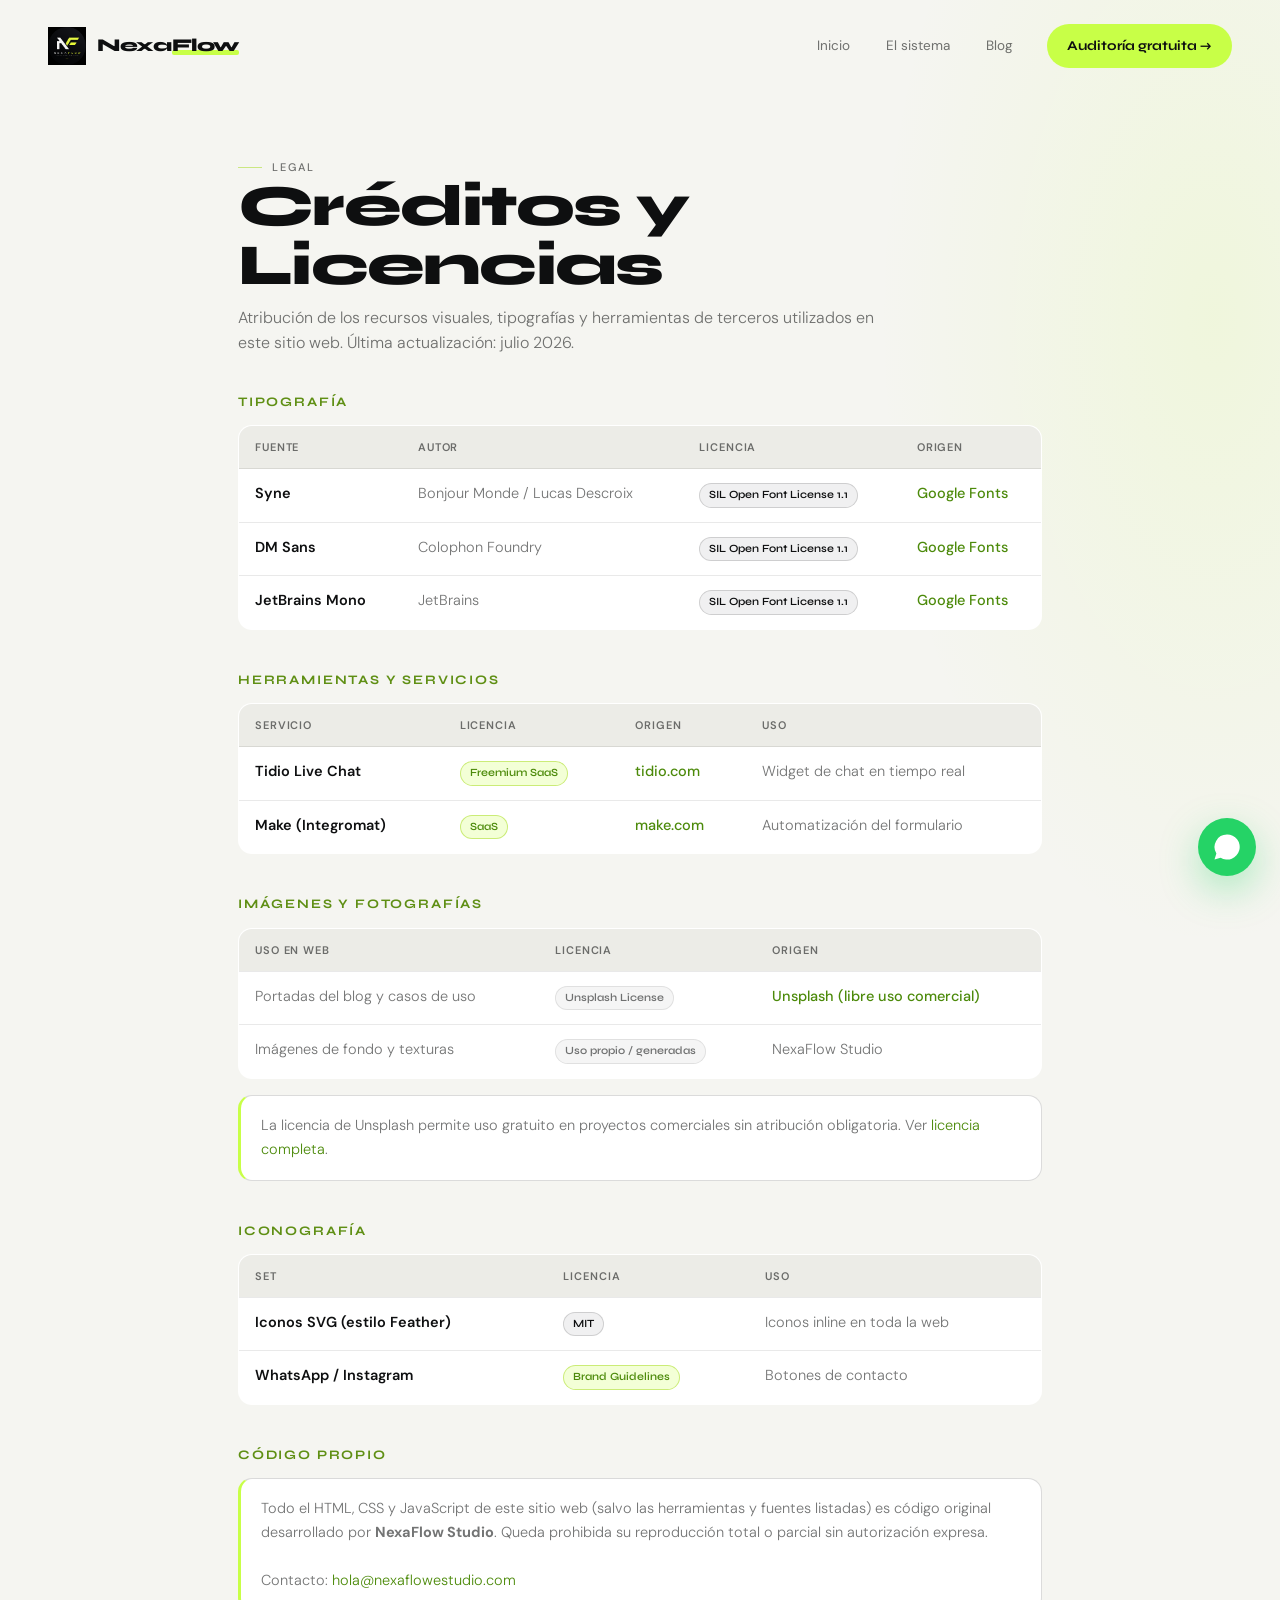
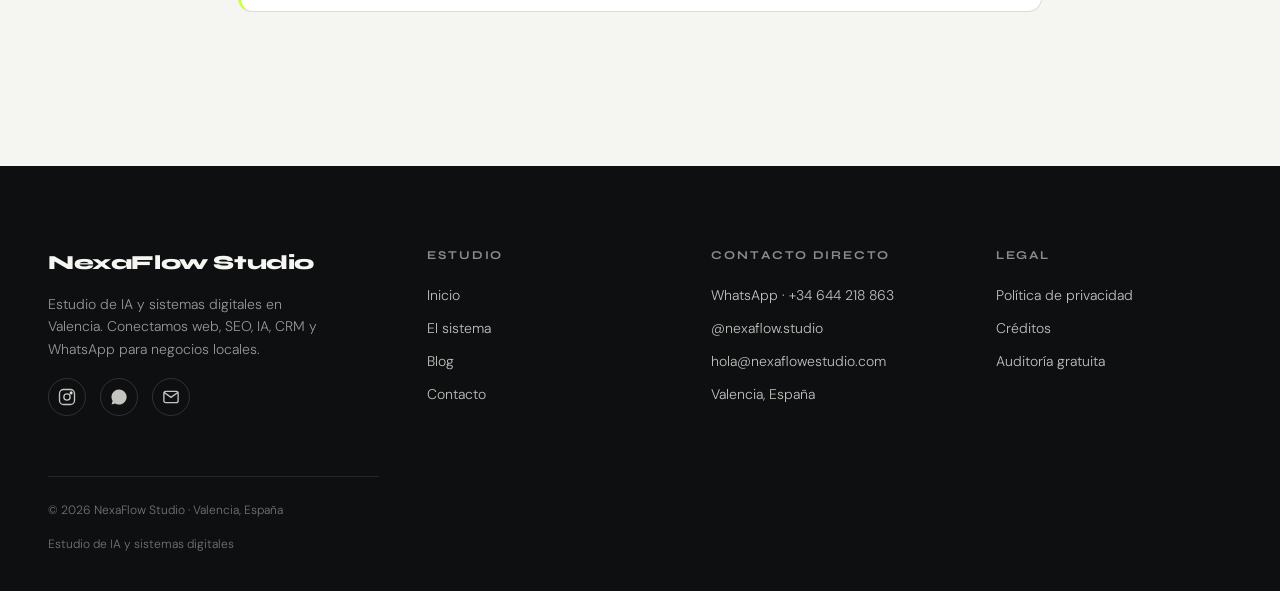
<file: creditos.html>
<!DOCTYPE html>
<html lang="es-ES">
<head>
<meta charset="UTF-8" />
<meta name="viewport" content="width=device-width, initial-scale=1.0" />
<title>Créditos y Licencias | NexaFlow Studio</title>
<meta name="description" content="Créditos, licencias y atribución de recursos visuales utilizados en NexaFlow Studio." />
<meta name="robots" content="noindex, follow" />
<link rel="canonical" href="https://www.nexaflowestudio.com/creditos.html" />
<link rel="icon" type="image/png" href="assets/logo-mark.png" />
<meta name="theme-color" content="#f5f5f1" />
<link rel="preconnect" href="https://fonts.googleapis.com" />
<link rel="preconnect" href="https://fonts.gstatic.com" crossorigin />
<link href="https://fonts.googleapis.com/css2?family=Syne:wght@600;700;800&family=DM+Sans:opsz,wght@9..40,300;9..40,400;9..40,500&display=swap" rel="stylesheet" />
<style id="nf-crit">html,body{background:#f5f5f1}</style>
<link rel="stylesheet" href="css/nf.css?v=3" />
<style>
.legal{padding:150px 0 110px;background:var(--paper);position:relative;overflow:hidden}
.legal::before{content:'';position:absolute;top:0;right:-8%;width:44%;height:60%;background:radial-gradient(ellipse at 70% 30%,rgba(200,255,71,.12),transparent 60%);pointer-events:none}
.legal .wrap{max-width:900px;position:relative;z-index:2}
.legal h1{font-size:clamp(34px,5vw,58px);letter-spacing:-.03em;margin-bottom:10px}
.legal .sub{font-size:16px;color:var(--muted);margin-bottom:40px;max-width:60ch;line-height:1.6}
.cr-sec{margin-bottom:44px}
.cr-sec h2{font-family:'Syne';font-weight:700;font-size:13px;letter-spacing:.14em;text-transform:uppercase;color:#5f8f14;margin-bottom:16px}
.cr-table{width:100%;border-collapse:collapse;font-size:14.5px;background:var(--card);border:1px solid var(--line);border-radius:14px;overflow:hidden}
.cr-table th{text-align:left;padding:12px 16px;background:var(--paper-2);color:var(--muted);font-size:11px;text-transform:uppercase;letter-spacing:.08em;font-weight:600;border-bottom:1px solid var(--line)}
.cr-table td{padding:14px 16px;border-bottom:1px solid var(--line);color:var(--muted);vertical-align:top;line-height:1.5}
.cr-table tr:last-child td{border-bottom:none}
.cr-table td strong{color:var(--ink);font-weight:600}
.cr-table a{color:#4c8a0a;text-decoration:none;font-weight:500}
.cr-table a:hover{text-decoration:underline}
.badge{display:inline-block;padding:3px 9px;border-radius:100px;font-size:11px;font-weight:600;font-family:'Syne'}
.badge-free{background:var(--lime-soft);color:#4c8a0a;border:1px solid var(--lime-line)}
.badge-mit{background:rgba(14,15,16,.06);color:var(--ink);border:1px solid var(--line-2)}
.badge-cc0{background:rgba(14,15,16,.04);color:var(--muted);border:1px solid var(--line)}
.note{background:var(--card);border:1px solid var(--line-2);border-left:3px solid var(--lime);border-radius:14px;padding:18px 20px;font-size:14.5px;color:var(--muted);line-height:1.65;margin-top:16px}
.note a{color:#4c8a0a}
@media (max-width:640px){.cr-table{font-size:13px}.cr-table th,.cr-table td{padding:10px 12px}}
</style>
</head>
<body>

<nav id="nav">
  <div class="nav-in">
    <a href="index.html" class="logo" aria-label="NexaFlow Studio — inicio">
      <img src="assets/logo-mark.png" alt="NexaFlow Studio" />
      <span class="logo-word">Nexa<span>Flow</span></span>
    </a>
    <div class="nav-links">
      <a class="nl" href="index.html">Inicio</a>
      <a class="nl" href="sistema.html">El sistema</a>
      <a class="nl" href="blog.html">Blog</a>
      <a class="nav-cta" href="index.html#contacto">Auditoría gratuita →</a>
    </div>
    <button class="hamb" aria-label="Menú" aria-expanded="false"><span></span><span></span><span></span></button>
  </div>
</nav>
<div class="nav-overlay" id="navOverlay" aria-hidden="true">
  <button class="close" aria-label="Cerrar">✕</button>
  <a href="index.html">Inicio</a>
  <a href="sistema.html">El sistema</a>
  <a href="blog.html">Blog</a>
  <a href="index.html#contacto">Auditoría gratuita</a>
</div>

<section class="legal">
  <div class="wrap">
    <span class="eyebrow">Legal</span>
    <h1>Créditos y Licencias</h1>
    <p class="sub">Atribución de los recursos visuales, tipografías y herramientas de terceros utilizados en este sitio web. Última actualización: julio 2026.</p>

    <div class="cr-sec">
      <h2>Tipografía</h2>
      <table class="cr-table">
        <thead><tr><th>Fuente</th><th>Autor</th><th>Licencia</th><th>Origen</th></tr></thead>
        <tbody>
          <tr><td><strong>Syne</strong></td><td>Bonjour Monde / Lucas Descroix</td><td><span class="badge badge-mit">SIL Open Font License 1.1</span></td><td><a href="https://fonts.google.com/specimen/Syne" target="_blank" rel="noopener">Google Fonts</a></td></tr>
          <tr><td><strong>DM Sans</strong></td><td>Colophon Foundry</td><td><span class="badge badge-mit">SIL Open Font License 1.1</span></td><td><a href="https://fonts.google.com/specimen/DM+Sans" target="_blank" rel="noopener">Google Fonts</a></td></tr>
          <tr><td><strong>JetBrains Mono</strong></td><td>JetBrains</td><td><span class="badge badge-mit">SIL Open Font License 1.1</span></td><td><a href="https://fonts.google.com/specimen/JetBrains+Mono" target="_blank" rel="noopener">Google Fonts</a></td></tr>
        </tbody>
      </table>
    </div>

    <div class="cr-sec">
      <h2>Herramientas y servicios</h2>
      <table class="cr-table">
        <thead><tr><th>Servicio</th><th>Licencia</th><th>Origen</th><th>Uso</th></tr></thead>
        <tbody>
          <tr><td><strong>Tidio Live Chat</strong></td><td><span class="badge badge-free">Freemium SaaS</span></td><td><a href="https://www.tidio.com" target="_blank" rel="noopener">tidio.com</a></td><td>Widget de chat en tiempo real</td></tr>
          <tr><td><strong>Make (Integromat)</strong></td><td><span class="badge badge-free">SaaS</span></td><td><a href="https://www.make.com" target="_blank" rel="noopener">make.com</a></td><td>Automatización del formulario</td></tr>
        </tbody>
      </table>
    </div>

    <div class="cr-sec">
      <h2>Imágenes y fotografías</h2>
      <table class="cr-table">
        <thead><tr><th>Uso en web</th><th>Licencia</th><th>Origen</th></tr></thead>
        <tbody>
          <tr><td>Portadas del blog y casos de uso</td><td><span class="badge badge-cc0">Unsplash License</span></td><td><a href="https://unsplash.com/license" target="_blank" rel="noopener">Unsplash (libre uso comercial)</a></td></tr>
          <tr><td>Imágenes de fondo y texturas</td><td><span class="badge badge-cc0">Uso propio / generadas</span></td><td>NexaFlow Studio</td></tr>
        </tbody>
      </table>
      <div class="note">La licencia de Unsplash permite uso gratuito en proyectos comerciales sin atribución obligatoria. Ver <a href="https://unsplash.com/license" target="_blank" rel="noopener">licencia completa</a>.</div>
    </div>

    <div class="cr-sec">
      <h2>Iconografía</h2>
      <table class="cr-table">
        <thead><tr><th>Set</th><th>Licencia</th><th>Uso</th></tr></thead>
        <tbody>
          <tr><td><strong>Iconos SVG (estilo Feather)</strong></td><td><span class="badge badge-mit">MIT</span></td><td>Iconos inline en toda la web</td></tr>
          <tr><td><strong>WhatsApp / Instagram</strong></td><td><span class="badge badge-free">Brand Guidelines</span></td><td>Botones de contacto</td></tr>
        </tbody>
      </table>
    </div>

    <div class="cr-sec">
      <h2>Código propio</h2>
      <div class="note">Todo el HTML, CSS y JavaScript de este sitio web (salvo las herramientas y fuentes listadas) es código original desarrollado por <strong>NexaFlow Studio</strong>. Queda prohibida su reproducción total o parcial sin autorización expresa.<br /><br />Contacto: <a href="mailto:hola@nexaflowestudio.com">hola@nexaflowestudio.com</a></div>
    </div>
  </div>
</section>

<footer class="foot">
  <div class="wrap">
    <div class="foot-brand">
      <span class="logo-word">Nexa<span>Flow</span> Studio</span>
      <p>Estudio de IA y sistemas digitales en Valencia. Conectamos web, SEO, IA, CRM y WhatsApp para negocios locales.</p>
      <div class="foot-soc">
        <a href="https://www.instagram.com/nexaflow.studio" target="_blank" rel="noopener" aria-label="Instagram"><svg viewBox="0 0 24 24" fill="none" stroke="currentColor" stroke-width="1.8"><rect x="2" y="2" width="20" height="20" rx="5.5"/><circle cx="12" cy="12" r="4.2"/><circle cx="17.5" cy="6.5" r="1.2" fill="currentColor"/></svg></a>
        <a href="https://wa.me/34644218863" target="_blank" rel="noopener" aria-label="WhatsApp"><svg viewBox="0 0 24 24" fill="currentColor"><path d="M12 2a10 10 0 0 0-8.5 15.2L2 22l4.9-1.5A10 10 0 1 0 12 2z"/></svg></a>
        <a href="mailto:hola@nexaflowestudio.com" aria-label="Email"><svg viewBox="0 0 24 24" fill="none" stroke="currentColor" stroke-width="1.8"><rect x="2.5" y="4.5" width="19" height="15" rx="2.5"/><path d="M3 6l9 6.5L21 6"/></svg></a>
      </div>
    </div>
    <div class="foot-col">
      <h5>Estudio</h5>
      <a href="index.html">Inicio</a>
      <a href="sistema.html">El sistema</a>
      <a href="blog.html">Blog</a>
      <a href="index.html#contacto">Contacto</a>
    </div>
    <div class="foot-col">
      <h5>Contacto directo</h5>
      <a href="https://wa.me/34644218863" target="_blank" rel="noopener">WhatsApp · +34 644 218 863</a>
      <a href="https://ig.me/m/nexaflow.studio" target="_blank" rel="noopener">@nexaflow.studio</a>
      <a href="mailto:hola@nexaflowestudio.com">hola@nexaflowestudio.com</a>
      <p>Valencia, España</p>
    </div>
    <div class="foot-col">
      <h5>Legal</h5>
      <a href="politica-privacidad.html">Política de privacidad</a>
      <a href="creditos.html">Créditos</a>
      <a href="index.html#contacto">Auditoría gratuita</a>
    </div>
  </div>
  <div class="wrap">
    <div class="foot-bot">
      <div>© 2026 NexaFlow Studio · Valencia, España</div>
      <div>Estudio de IA y sistemas digitales</div>
    </div>
  </div>
</footer>

<a class="fab-wa" href="https://wa.me/34644218863?text=Hola%2C%20me%20gustar%C3%ADa%20m%C3%A1s%20informaci%C3%B3n%20para%20mi%20negocio." target="_blank" rel="noopener" aria-label="Escríbenos por WhatsApp">
  <svg viewBox="0 0 24 24" fill="currentColor"><path d="M12 2a10 10 0 0 0-8.5 15.2L2 22l4.9-1.5A10 10 0 1 0 12 2z"/></svg>
</a>

<script src="js/nf.js?v=3"></script>
</body>
</html>
</file>
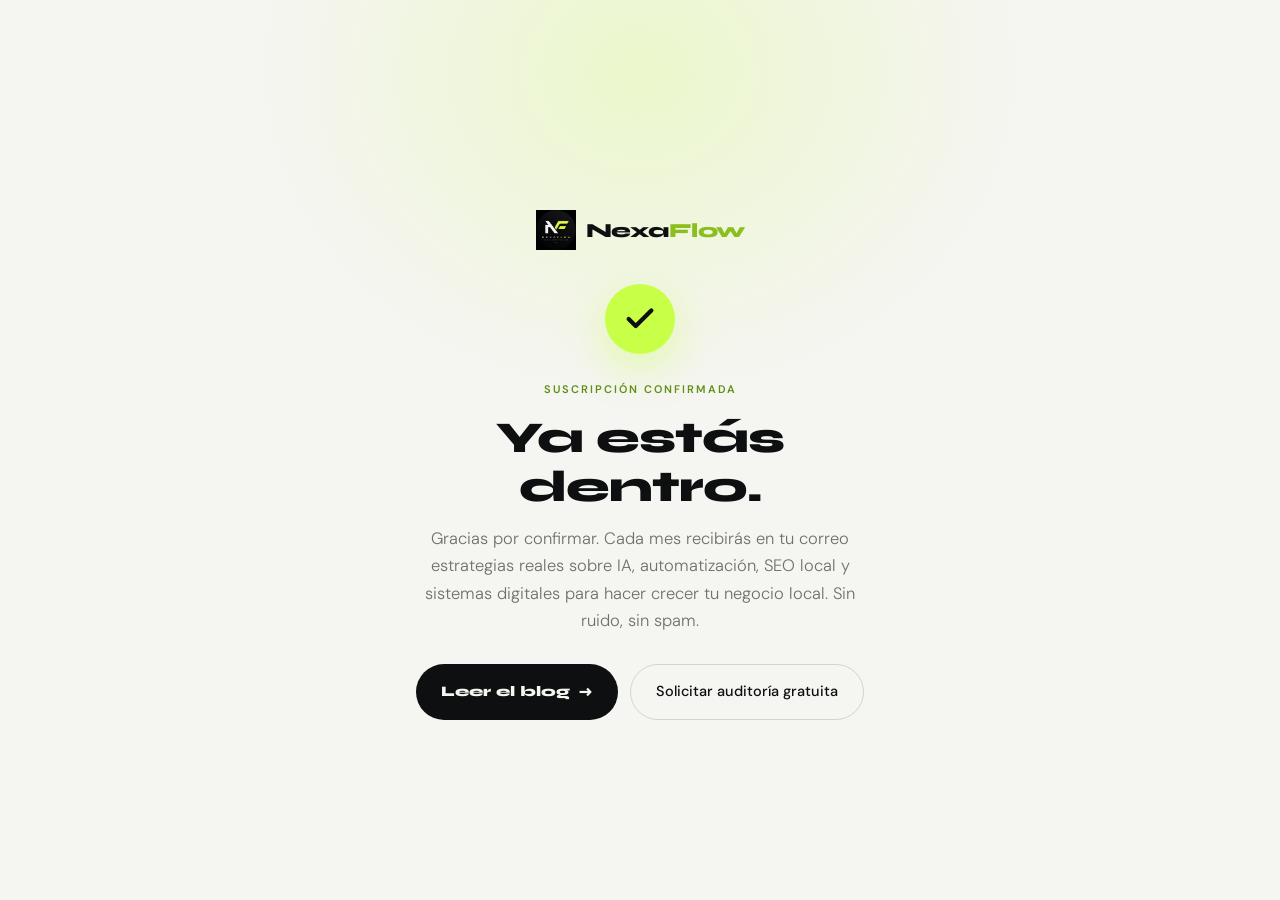
<file: gracias.html>
<!DOCTYPE html>
<html lang="es">
<head>
<meta charset="UTF-8" />
<meta name="viewport" content="width=device-width, initial-scale=1.0" />
<title>Suscripción confirmada · NexaFlow Studio</title>
<meta name="description" content="Tu suscripción a NexaFlow Insights está confirmada. Cada mes recibirás estrategias prácticas sobre IA, automatización y sistemas digitales para tu negocio." />
<meta name="robots" content="noindex, follow" />
<link rel="canonical" href="https://www.nexaflowestudio.com/gracias.html" />
<link rel="icon" type="image/png" href="assets/logo-mark.png" />
<link rel="preconnect" href="https://fonts.googleapis.com" />
<link rel="preconnect" href="https://fonts.gstatic.com" crossorigin />
<link href="https://fonts.googleapis.com/css2?family=Syne:wght@600;700;800&family=DM+Sans:opsz,wght@9..40,300;9..40,400;9..40,500&display=swap" rel="stylesheet" />
<style id="nf-crit">html,body{background:#f5f5f1}</style>
<link rel="stylesheet" href="css/nf.css?v=3" />
<style>
.ty-wrap{min-height:100svh;display:flex;align-items:center;justify-content:center;text-align:center;padding:120px 22px 90px;background:var(--paper);position:relative;overflow:hidden}
.ty-wrap::before{content:'';position:absolute;top:-10%;left:50%;transform:translateX(-50%);width:70%;height:60%;background:radial-gradient(ellipse at 50% 30%,rgba(200,255,71,.22),transparent 60%);pointer-events:none}
.ty-card{position:relative;z-index:2;max-width:520px}
.ty-logo{display:inline-flex;align-items:center;gap:10px;margin-bottom:34px}
.ty-logo img{width:40px;height:40px}
.ty-logo b{font-family:'Syne';font-weight:800;font-size:20px;letter-spacing:-.5px;color:var(--ink)}
.ty-logo b span{color:#8bbf1e}
.ty-check{width:70px;height:70px;border-radius:50%;background:var(--lime);display:grid;place-items:center;margin:0 auto 26px;box-shadow:0 14px 40px rgba(200,255,71,.4)}
.ty-check svg{width:34px;height:34px;color:#0e0f10}
.ty-card h1{font-family:'Syne';font-weight:800;font-size:clamp(30px,6vw,44px);line-height:1.1;letter-spacing:-1px;color:var(--ink);margin:0 0 14px}
.ty-card p{font-size:16.5px;line-height:1.65;color:var(--muted);margin:0 auto 30px;max-width:440px}
.ty-ctas{display:inline-flex;gap:12px;flex-wrap:wrap;justify-content:center}
.ty-eyebrow{font-family:'DM Sans';font-size:11px;letter-spacing:2px;text-transform:uppercase;color:#5f8f14;font-weight:600;margin-bottom:16px;display:block}
</style>
</head>
<body>
<main class="ty-wrap">
  <div class="ty-card">
    <a href="index.html" class="ty-logo" aria-label="NexaFlow Studio — inicio">
      <img src="assets/logo-mark.png" alt="NexaFlow Studio" />
      <b>Nexa<span>Flow</span></b>
    </a>
    <div class="ty-check" aria-hidden="true">
      <svg viewBox="0 0 24 24" fill="none" stroke="currentColor" stroke-width="3" stroke-linecap="round" stroke-linejoin="round"><path d="M20 6 9 17l-5-5"/></svg>
    </div>
    <span class="ty-eyebrow">Suscripción confirmada</span>
    <h1>Ya estás dentro.</h1>
    <p>Gracias por confirmar. Cada mes recibirás en tu correo estrategias reales sobre IA, automatización, SEO local y sistemas digitales para hacer crecer tu negocio local. Sin ruido, sin spam.</p>
    <div class="ty-ctas">
      <a class="btn btn-ink" href="blog.html"><span>Leer el blog</span> <span class="ar">→</span></a>
      <a class="btn btn-ghost" href="index.html#contacto"><span>Solicitar auditoría gratuita</span></a>
    </div>
  </div>
</main>
</body>
</html>
</file>
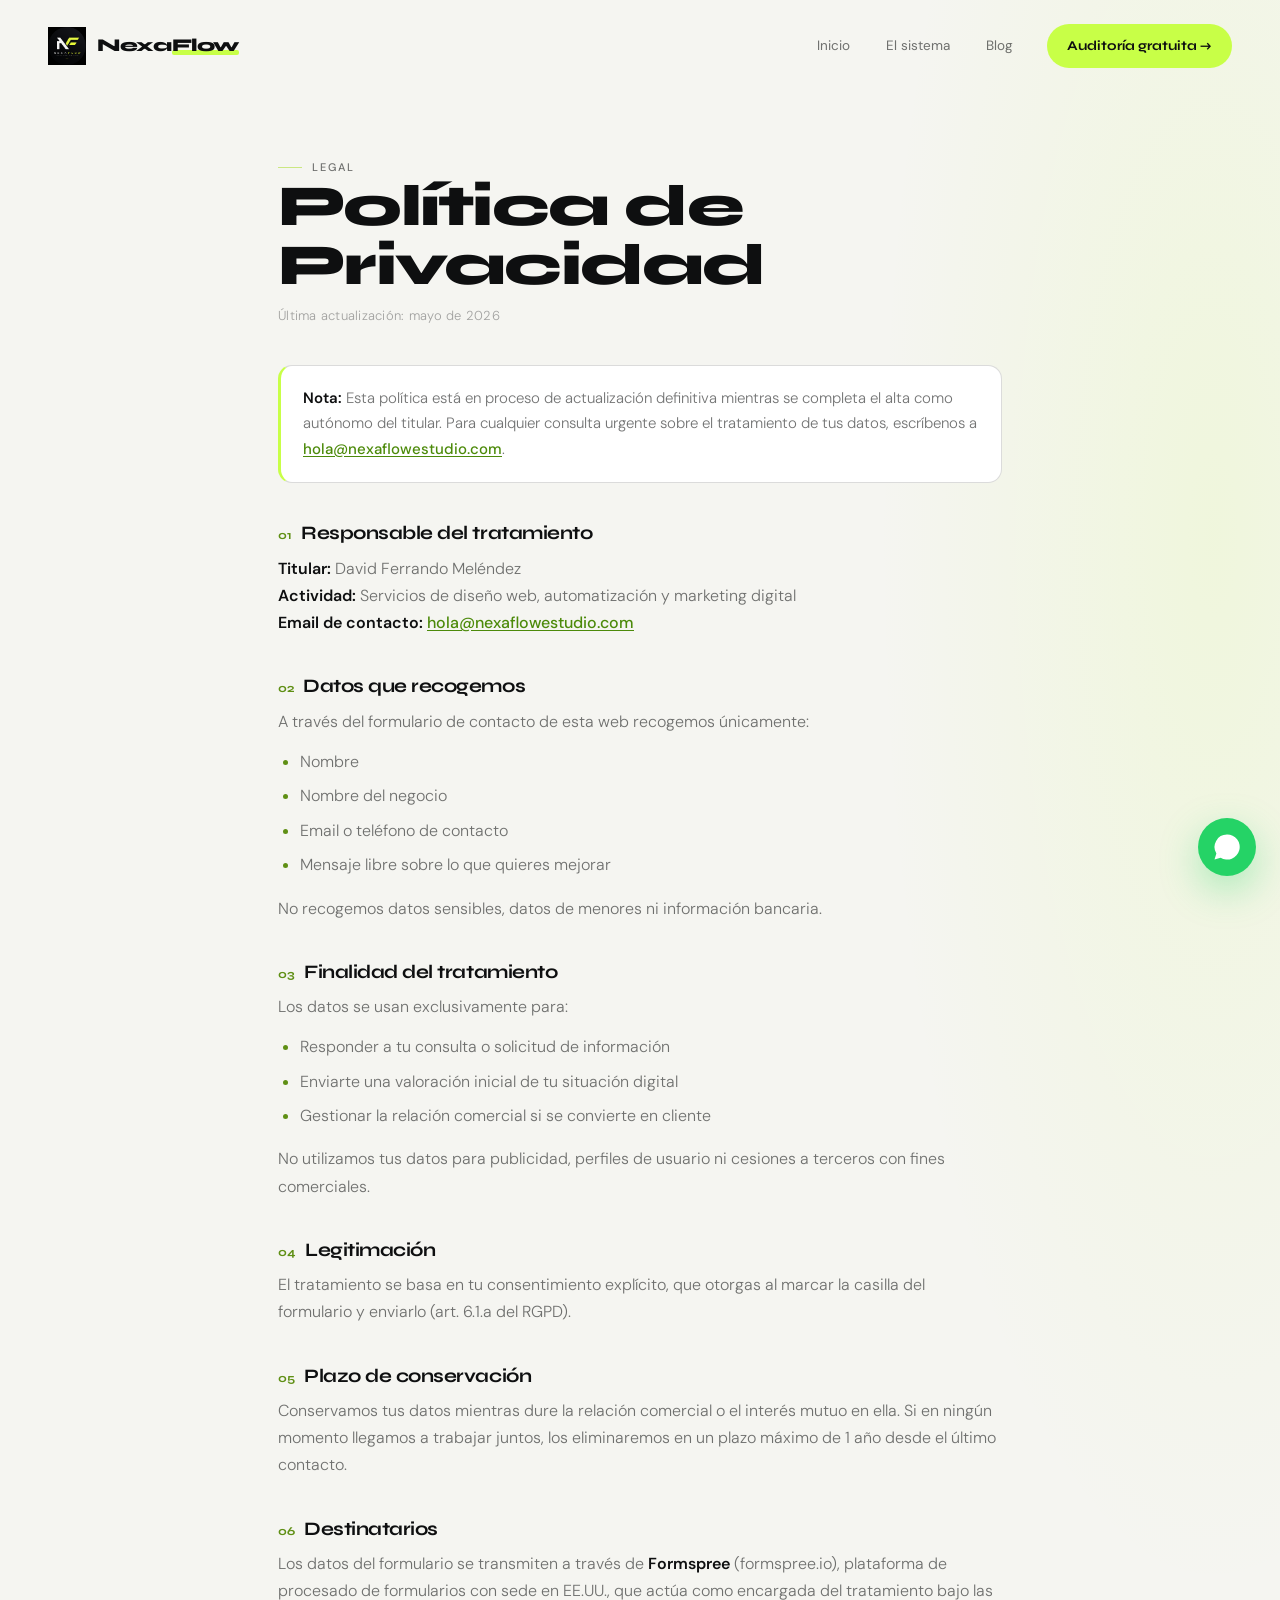
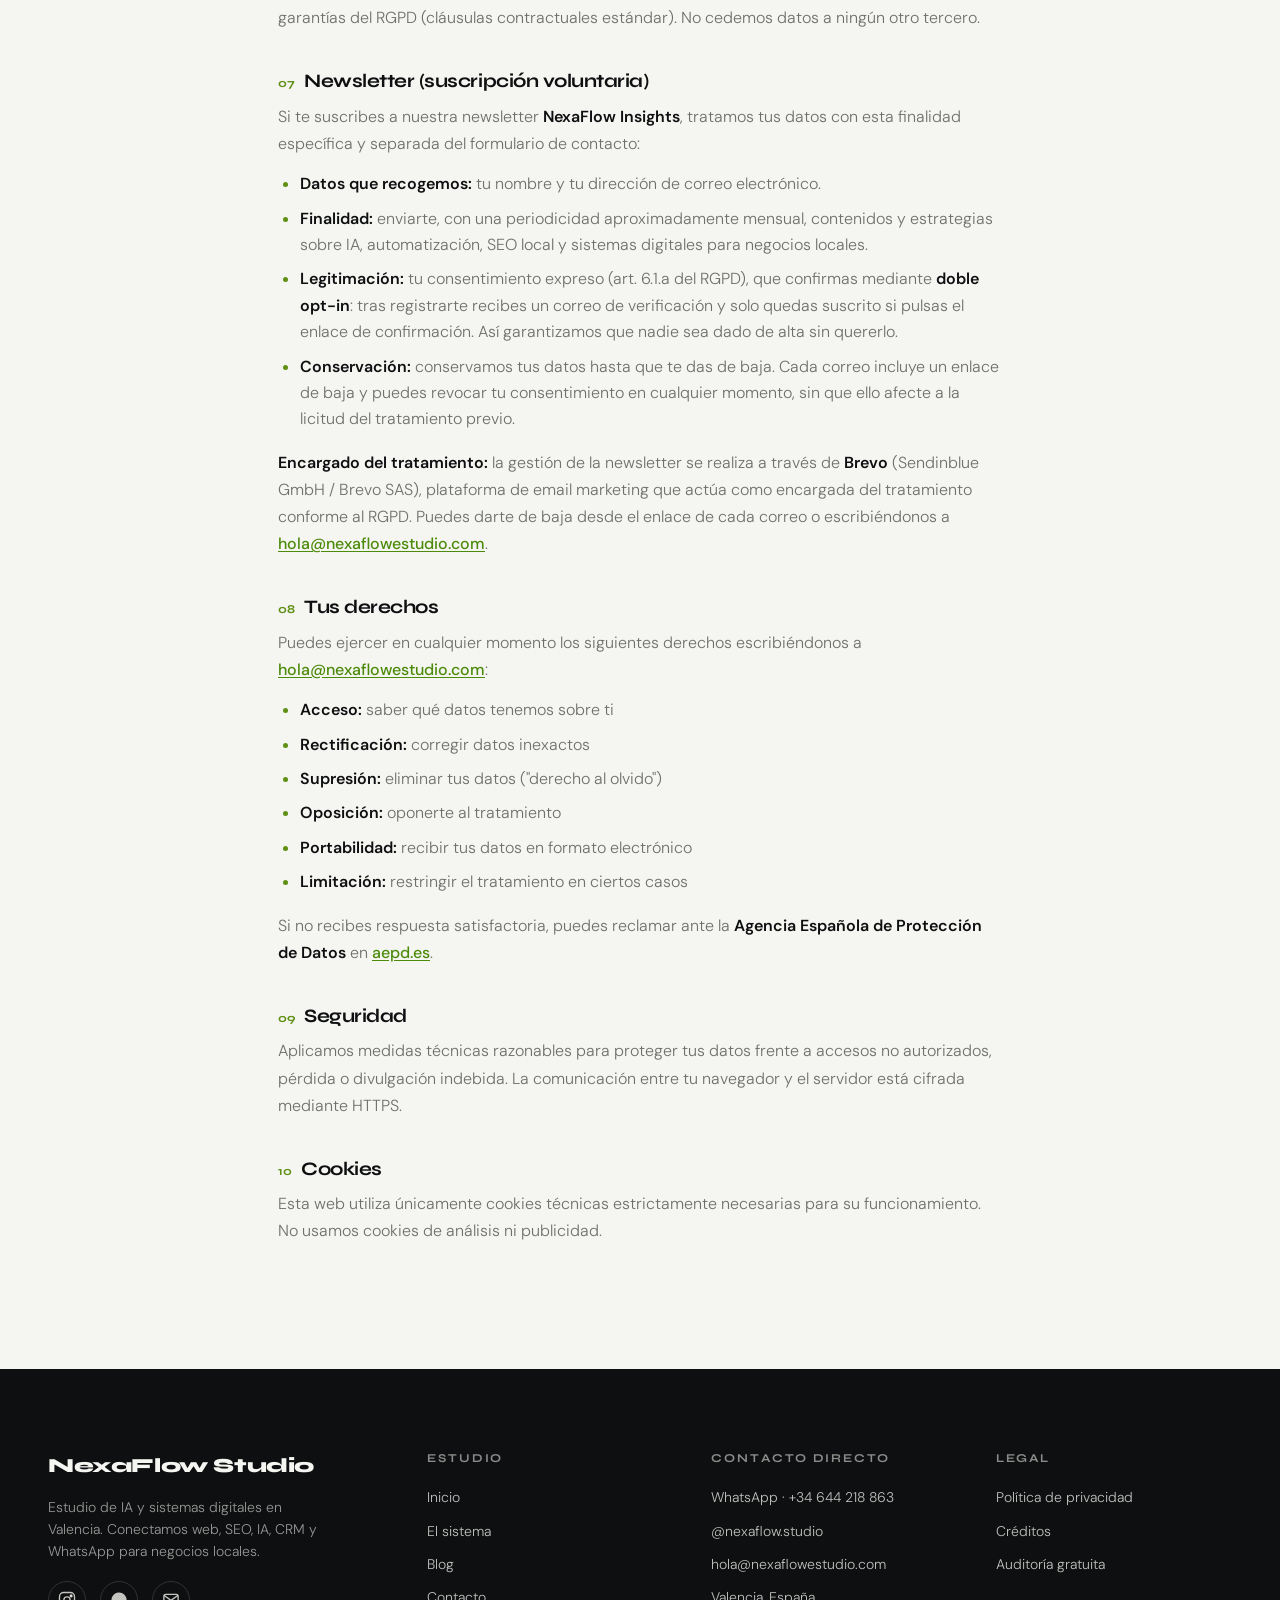
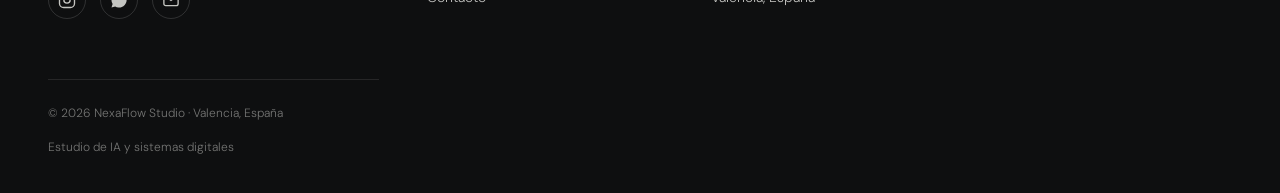
<file: politica-privacidad.html>
<!DOCTYPE html>
<html lang="es">
<head>
<meta charset="UTF-8" />
<meta name="viewport" content="width=device-width, initial-scale=1.0" />
<meta name="robots" content="noindex, nofollow" />
<title>Política de Privacidad — NexaFlow Studio</title>
<link rel="icon" type="image/png" href="assets/logo-mark.png" />
<meta name="theme-color" content="#f5f5f1" />
<link rel="preconnect" href="https://fonts.googleapis.com" />
<link rel="preconnect" href="https://fonts.gstatic.com" crossorigin />
<link href="https://fonts.googleapis.com/css2?family=Syne:wght@600;700;800&family=DM+Sans:opsz,wght@9..40,300;9..40,400;9..40,500&display=swap" rel="stylesheet" />
<style id="nf-crit">html,body{background:#f5f5f1}</style>
<link rel="stylesheet" href="css/nf.css?v=3" />
<style>
.legal{padding:150px 0 110px;background:var(--paper);position:relative;overflow:hidden}
.legal::before{content:'';position:absolute;top:0;right:-8%;width:44%;height:60%;background:radial-gradient(ellipse at 70% 30%,rgba(200,255,71,.12),transparent 60%);pointer-events:none}
.legal .wrap{max-width:820px;position:relative;z-index:2}
.legal h1{font-size:clamp(34px,5vw,58px);letter-spacing:-.03em;margin-bottom:10px}
.legal .date{font-size:13px;color:var(--muted-2);margin-bottom:38px;letter-spacing:.02em}
.legal h2{font-family:'Syne';font-weight:700;font-size:19px;color:var(--ink);margin:40px 0 12px;display:flex;align-items:baseline;gap:10px}
.legal h2 .n{font-size:12px;color:#5f8f14;font-weight:700}
.legal p{font-size:16px;color:var(--muted);margin-bottom:14px;line-height:1.7}
.legal p strong,.legal li strong{color:var(--ink);font-weight:600}
.legal ul{margin:0 0 16px;padding-left:22px;display:flex;flex-direction:column;gap:8px;color:var(--muted);font-size:16px}
.legal li::marker{color:#5f8f14}
.legal a{color:#4c8a0a;text-decoration:underline;text-underline-offset:2px;font-weight:500}
.legal .notice{background:var(--card);border:1px solid var(--line-2);border-left:3px solid var(--lime);border-radius:14px;padding:20px 22px;margin-bottom:34px}
.legal .notice p{margin:0;font-size:15px;color:var(--muted)}
</style>
</head>
<body>

<nav id="nav">
  <div class="nav-in">
    <a href="index.html" class="logo" aria-label="NexaFlow Studio — inicio">
      <img src="assets/logo-mark.png" alt="NexaFlow Studio" />
      <span class="logo-word">Nexa<span>Flow</span></span>
    </a>
    <div class="nav-links">
      <a class="nl" href="index.html">Inicio</a>
      <a class="nl" href="sistema.html">El sistema</a>
      <a class="nl" href="blog.html">Blog</a>
      <a class="nav-cta" href="index.html#contacto">Auditoría gratuita →</a>
    </div>
    <button class="hamb" aria-label="Menú" aria-expanded="false"><span></span><span></span><span></span></button>
  </div>
</nav>
<div class="nav-overlay" id="navOverlay" aria-hidden="true">
  <button class="close" aria-label="Cerrar">✕</button>
  <a href="index.html">Inicio</a>
  <a href="sistema.html">El sistema</a>
  <a href="blog.html">Blog</a>
  <a href="index.html#contacto">Auditoría gratuita</a>
</div>

<section class="legal">
  <div class="wrap">
    <span class="eyebrow">Legal</span>
    <h1>Política de Privacidad</h1>
    <p class="date">Última actualización: mayo de 2026</p>

    <div class="notice">
      <p><strong>Nota:</strong> Esta política está en proceso de actualización definitiva mientras se completa el alta como autónomo del titular. Para cualquier consulta urgente sobre el tratamiento de tus datos, escríbenos a <a href="mailto:hola@nexaflowestudio.com">hola@nexaflowestudio.com</a>.</p>
    </div>

    <h2><span class="n">01</span> Responsable del tratamiento</h2>
    <p>
      <strong>Titular:</strong> David Ferrando Meléndez<br />
      <strong>Actividad:</strong> Servicios de diseño web, automatización y marketing digital<br />
      <strong>Email de contacto:</strong> <a href="mailto:hola@nexaflowestudio.com">hola@nexaflowestudio.com</a>
    </p>

    <h2><span class="n">02</span> Datos que recogemos</h2>
    <p>A través del formulario de contacto de esta web recogemos únicamente:</p>
    <ul>
      <li>Nombre</li>
      <li>Nombre del negocio</li>
      <li>Email o teléfono de contacto</li>
      <li>Mensaje libre sobre lo que quieres mejorar</li>
    </ul>
    <p>No recogemos datos sensibles, datos de menores ni información bancaria.</p>

    <h2><span class="n">03</span> Finalidad del tratamiento</h2>
    <p>Los datos se usan exclusivamente para:</p>
    <ul>
      <li>Responder a tu consulta o solicitud de información</li>
      <li>Enviarte una valoración inicial de tu situación digital</li>
      <li>Gestionar la relación comercial si se convierte en cliente</li>
    </ul>
    <p>No utilizamos tus datos para publicidad, perfiles de usuario ni cesiones a terceros con fines comerciales.</p>

    <h2><span class="n">04</span> Legitimación</h2>
    <p>El tratamiento se basa en tu consentimiento explícito, que otorgas al marcar la casilla del formulario y enviarlo (art. 6.1.a del RGPD).</p>

    <h2><span class="n">05</span> Plazo de conservación</h2>
    <p>Conservamos tus datos mientras dure la relación comercial o el interés mutuo en ella. Si en ningún momento llegamos a trabajar juntos, los eliminaremos en un plazo máximo de 1 año desde el último contacto.</p>

    <h2><span class="n">06</span> Destinatarios</h2>
    <p>Los datos del formulario se transmiten a través de <strong>Formspree</strong> (formspree.io), plataforma de procesado de formularios con sede en EE.UU., que actúa como encargada del tratamiento bajo las garantías del RGPD (cláusulas contractuales estándar). No cedemos datos a ningún otro tercero.</p>

    <h2><span class="n">07</span> Newsletter (suscripción voluntaria)</h2>
    <p>Si te suscribes a nuestra newsletter <strong>NexaFlow Insights</strong>, tratamos tus datos con esta finalidad específica y separada del formulario de contacto:</p>
    <ul>
      <li><strong>Datos que recogemos:</strong> tu nombre y tu dirección de correo electrónico.</li>
      <li><strong>Finalidad:</strong> enviarte, con una periodicidad aproximadamente mensual, contenidos y estrategias sobre IA, automatización, SEO local y sistemas digitales para negocios locales.</li>
      <li><strong>Legitimación:</strong> tu consentimiento expreso (art. 6.1.a del RGPD), que confirmas mediante <strong>doble opt-in</strong>: tras registrarte recibes un correo de verificación y solo quedas suscrito si pulsas el enlace de confirmación. Así garantizamos que nadie sea dado de alta sin quererlo.</li>
      <li><strong>Conservación:</strong> conservamos tus datos hasta que te das de baja. Cada correo incluye un enlace de baja y puedes revocar tu consentimiento en cualquier momento, sin que ello afecte a la licitud del tratamiento previo.</li>
    </ul>
    <p><strong>Encargado del tratamiento:</strong> la gestión de la newsletter se realiza a través de <strong>Brevo</strong> (Sendinblue GmbH / Brevo SAS), plataforma de email marketing que actúa como encargada del tratamiento conforme al RGPD. Puedes darte de baja desde el enlace de cada correo o escribiéndonos a <a href="mailto:hola@nexaflowestudio.com">hola@nexaflowestudio.com</a>.</p>

    <h2><span class="n">08</span> Tus derechos</h2>
    <p>Puedes ejercer en cualquier momento los siguientes derechos escribiéndonos a <a href="mailto:hola@nexaflowestudio.com">hola@nexaflowestudio.com</a>:</p>
    <ul>
      <li><strong>Acceso:</strong> saber qué datos tenemos sobre ti</li>
      <li><strong>Rectificación:</strong> corregir datos inexactos</li>
      <li><strong>Supresión:</strong> eliminar tus datos ("derecho al olvido")</li>
      <li><strong>Oposición:</strong> oponerte al tratamiento</li>
      <li><strong>Portabilidad:</strong> recibir tus datos en formato electrónico</li>
      <li><strong>Limitación:</strong> restringir el tratamiento en ciertos casos</li>
    </ul>
    <p>Si no recibes respuesta satisfactoria, puedes reclamar ante la <strong>Agencia Española de Protección de Datos</strong> en <a href="https://www.aepd.es" target="_blank" rel="noopener">aepd.es</a>.</p>

    <h2><span class="n">09</span> Seguridad</h2>
    <p>Aplicamos medidas técnicas razonables para proteger tus datos frente a accesos no autorizados, pérdida o divulgación indebida. La comunicación entre tu navegador y el servidor está cifrada mediante HTTPS.</p>

    <h2><span class="n">10</span> Cookies</h2>
    <p>Esta web utiliza únicamente cookies técnicas estrictamente necesarias para su funcionamiento. No usamos cookies de análisis ni publicidad.</p>
  </div>
</section>

<footer class="foot">
  <div class="wrap">
    <div class="foot-brand">
      <span class="logo-word">Nexa<span>Flow</span> Studio</span>
      <p>Estudio de IA y sistemas digitales en Valencia. Conectamos web, SEO, IA, CRM y WhatsApp para negocios locales.</p>
      <div class="foot-soc">
        <a href="https://www.instagram.com/nexaflow.studio" target="_blank" rel="noopener" aria-label="Instagram"><svg viewBox="0 0 24 24" fill="none" stroke="currentColor" stroke-width="1.8"><rect x="2" y="2" width="20" height="20" rx="5.5"/><circle cx="12" cy="12" r="4.2"/><circle cx="17.5" cy="6.5" r="1.2" fill="currentColor"/></svg></a>
        <a href="https://wa.me/34644218863" target="_blank" rel="noopener" aria-label="WhatsApp"><svg viewBox="0 0 24 24" fill="currentColor"><path d="M12 2a10 10 0 0 0-8.5 15.2L2 22l4.9-1.5A10 10 0 1 0 12 2z"/></svg></a>
        <a href="mailto:hola@nexaflowestudio.com" aria-label="Email"><svg viewBox="0 0 24 24" fill="none" stroke="currentColor" stroke-width="1.8"><rect x="2.5" y="4.5" width="19" height="15" rx="2.5"/><path d="M3 6l9 6.5L21 6"/></svg></a>
      </div>
    </div>
    <div class="foot-col">
      <h5>Estudio</h5>
      <a href="index.html">Inicio</a>
      <a href="sistema.html">El sistema</a>
      <a href="blog.html">Blog</a>
      <a href="index.html#contacto">Contacto</a>
    </div>
    <div class="foot-col">
      <h5>Contacto directo</h5>
      <a href="https://wa.me/34644218863" target="_blank" rel="noopener">WhatsApp · +34 644 218 863</a>
      <a href="https://ig.me/m/nexaflow.studio" target="_blank" rel="noopener">@nexaflow.studio</a>
      <a href="mailto:hola@nexaflowestudio.com">hola@nexaflowestudio.com</a>
      <p>Valencia, España</p>
    </div>
    <div class="foot-col">
      <h5>Legal</h5>
      <a href="politica-privacidad.html">Política de privacidad</a>
      <a href="creditos.html">Créditos</a>
      <a href="index.html#contacto">Auditoría gratuita</a>
    </div>
  </div>
  <div class="wrap">
    <div class="foot-bot">
      <div>© 2026 NexaFlow Studio · Valencia, España</div>
      <div>Estudio de IA y sistemas digitales</div>
    </div>
  </div>
</footer>

<a class="fab-wa" href="https://wa.me/34644218863?text=Hola%2C%20me%20gustar%C3%ADa%20m%C3%A1s%20informaci%C3%B3n%20para%20mi%20negocio." target="_blank" rel="noopener" aria-label="Escríbenos por WhatsApp">
  <svg viewBox="0 0 24 24" fill="currentColor"><path d="M12 2a10 10 0 0 0-8.5 15.2L2 22l4.9-1.5A10 10 0 1 0 12 2z"/></svg>
</a>

<script src="js/nf.js?v=3"></script>
</body>
</html>
</file>
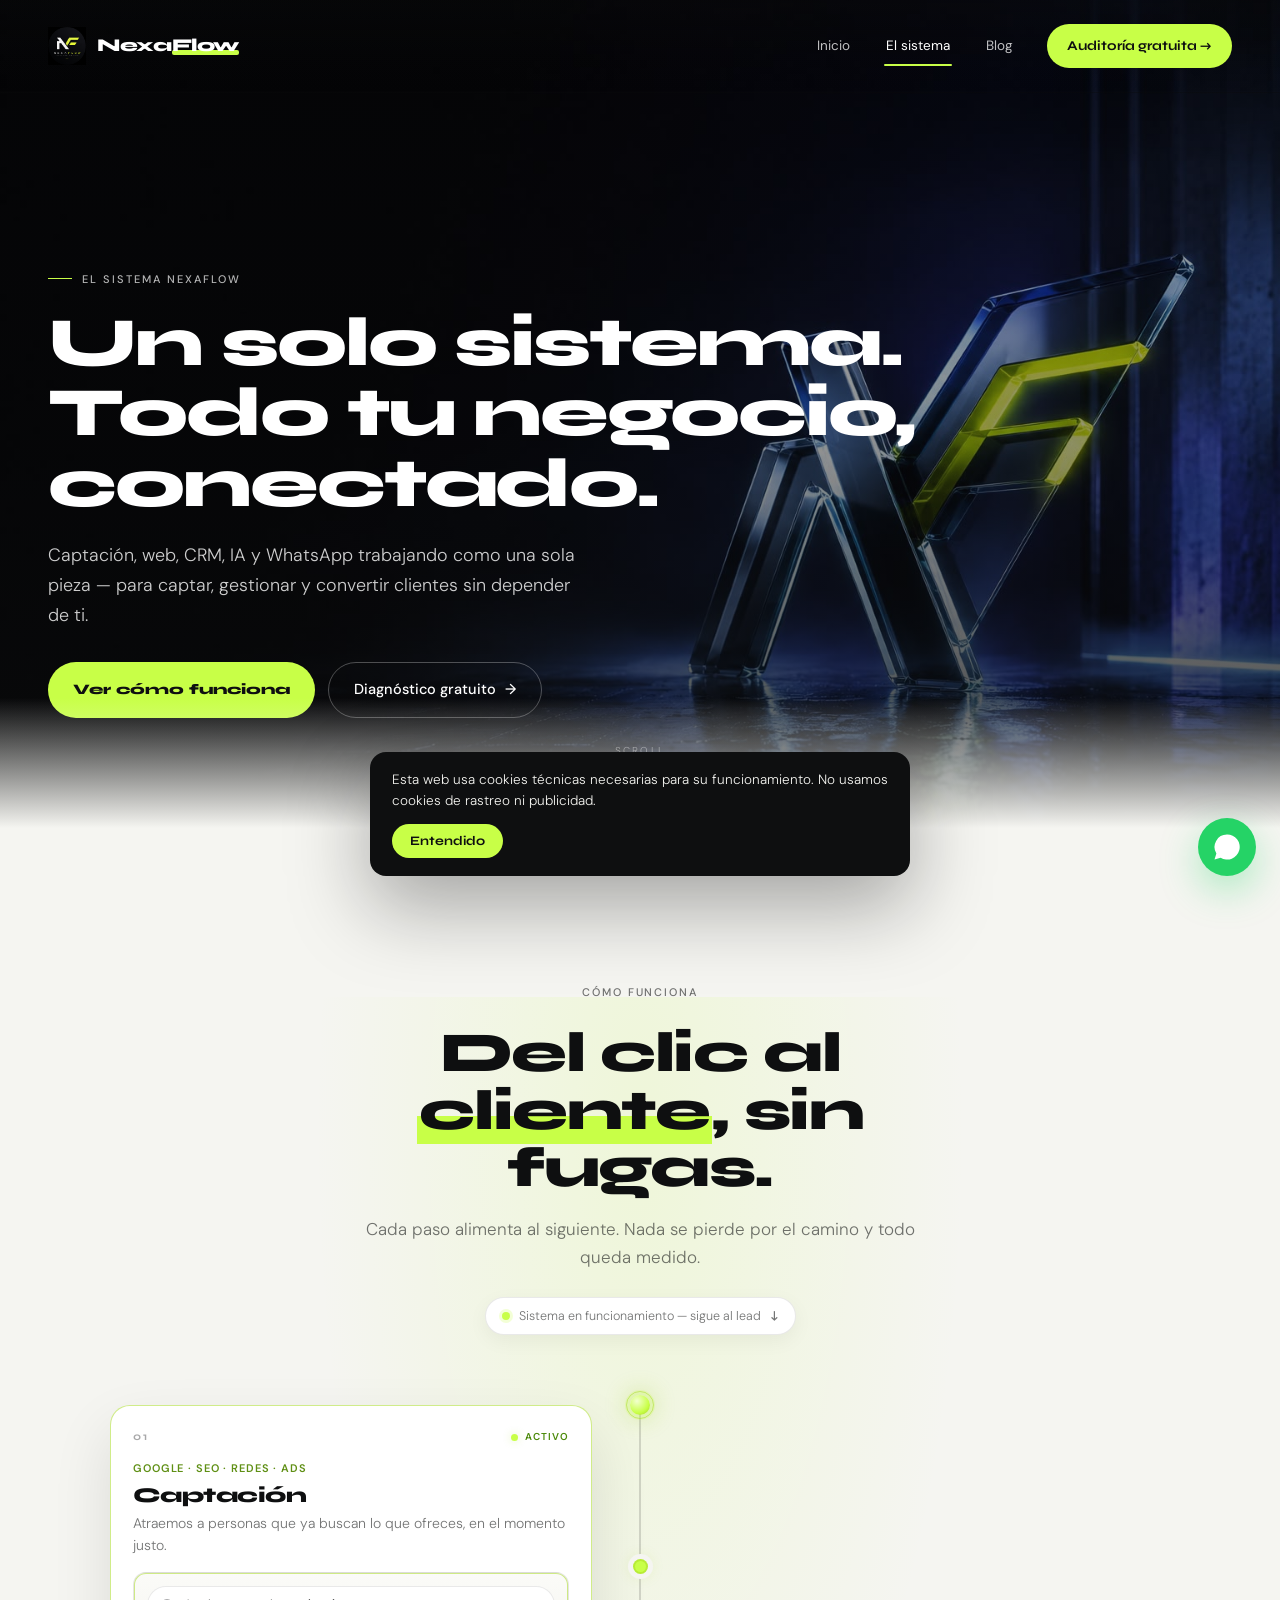
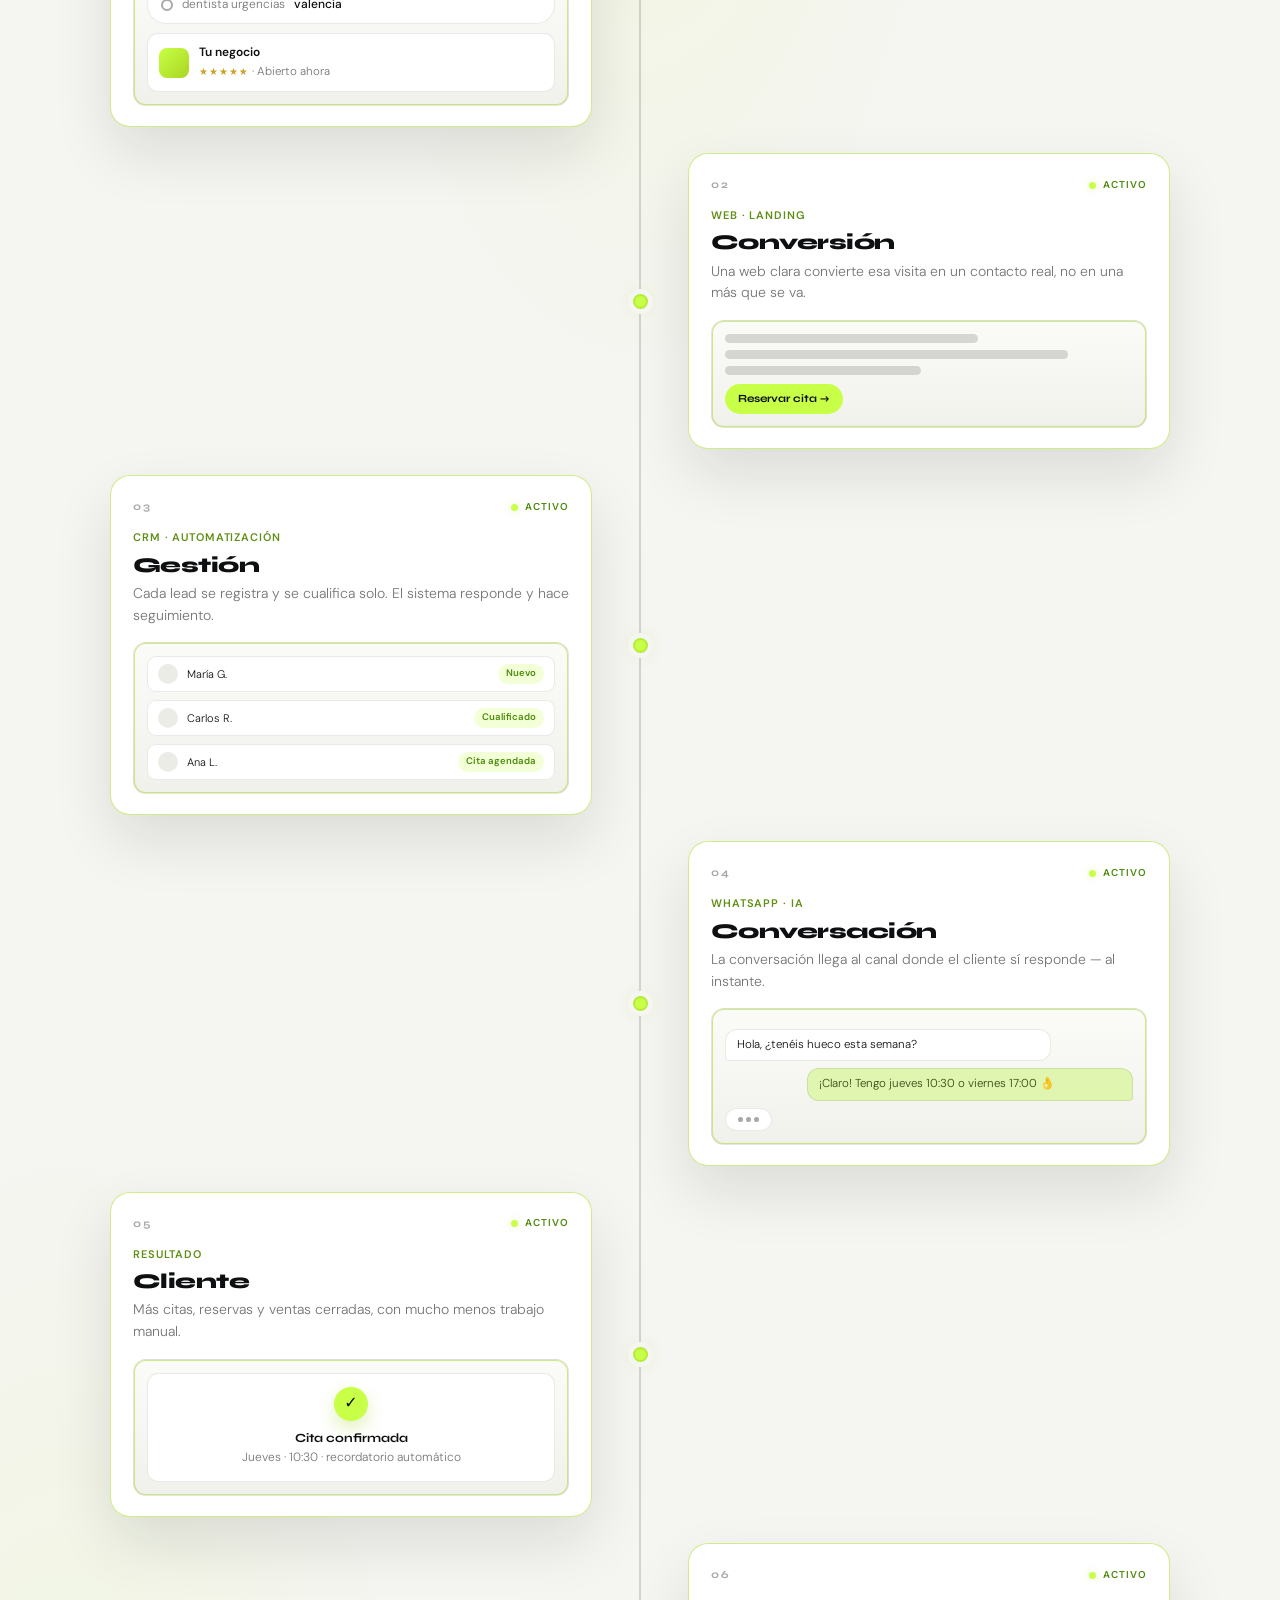
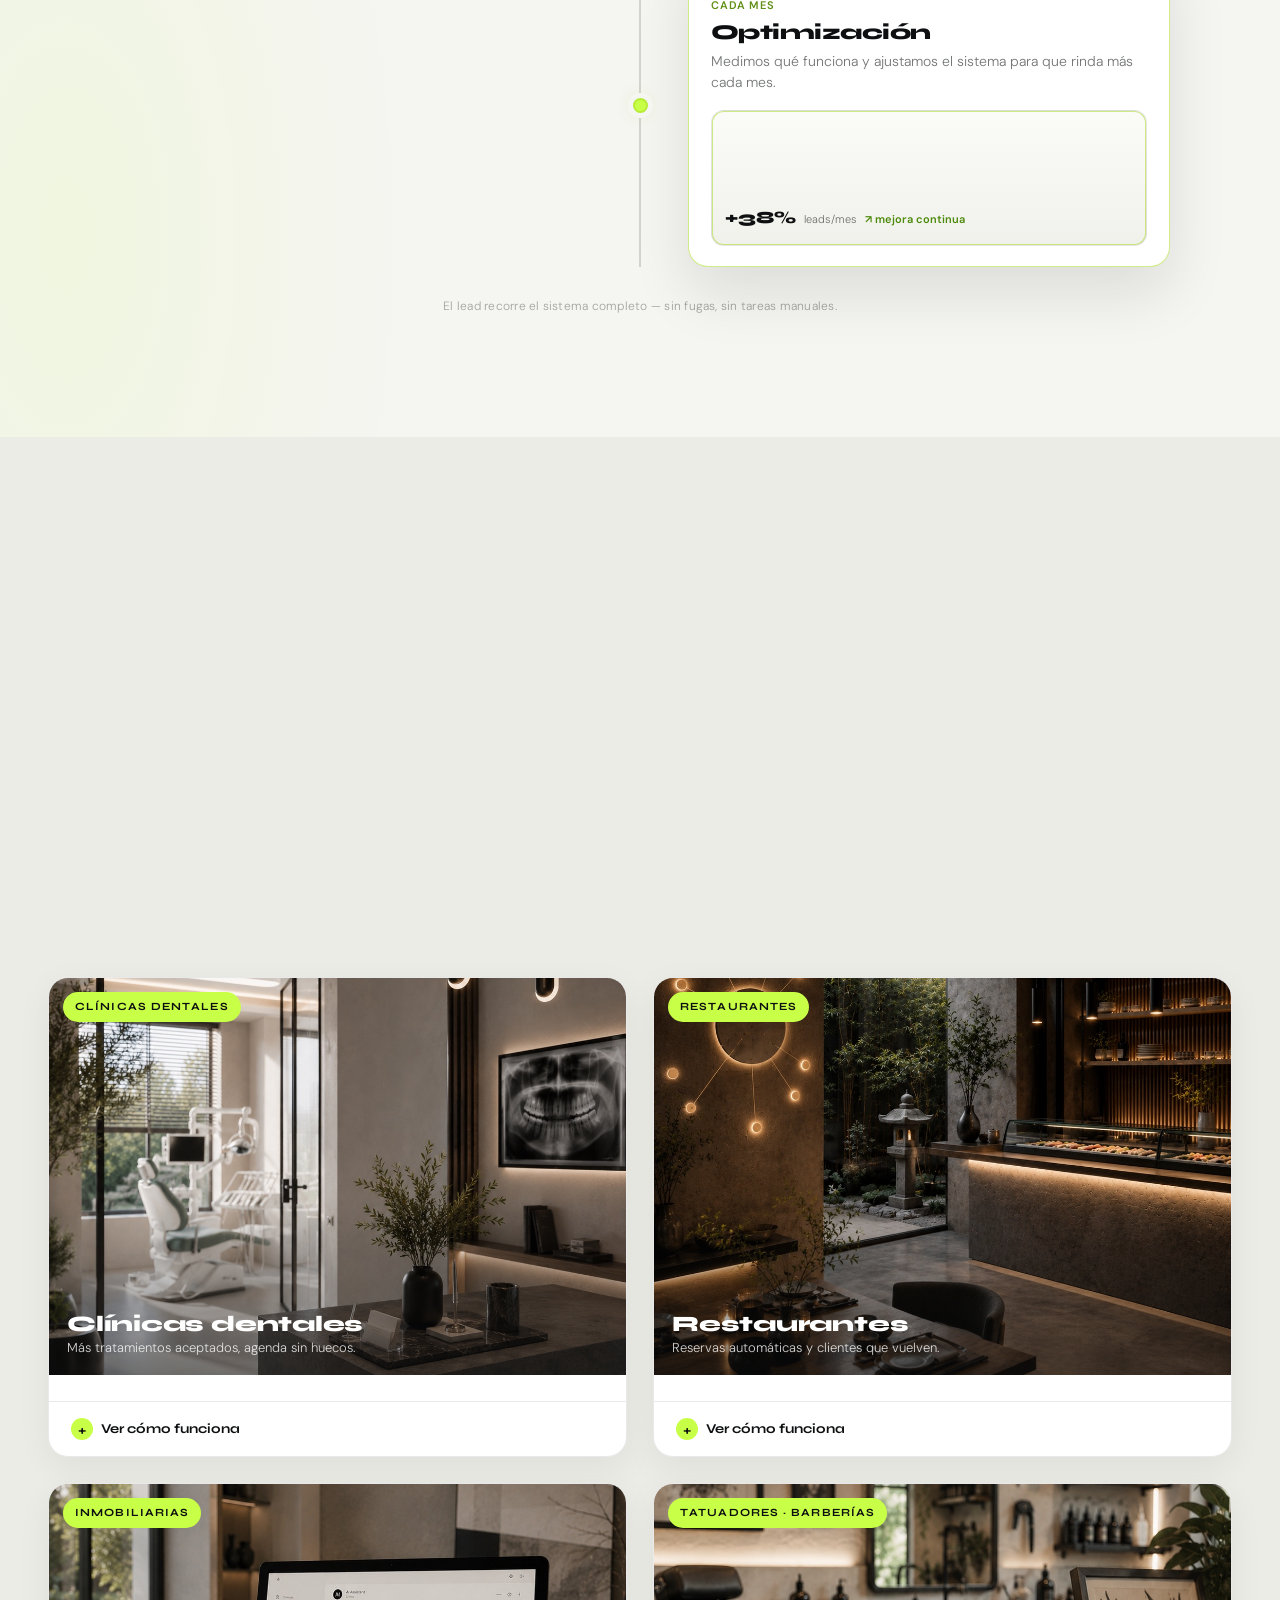
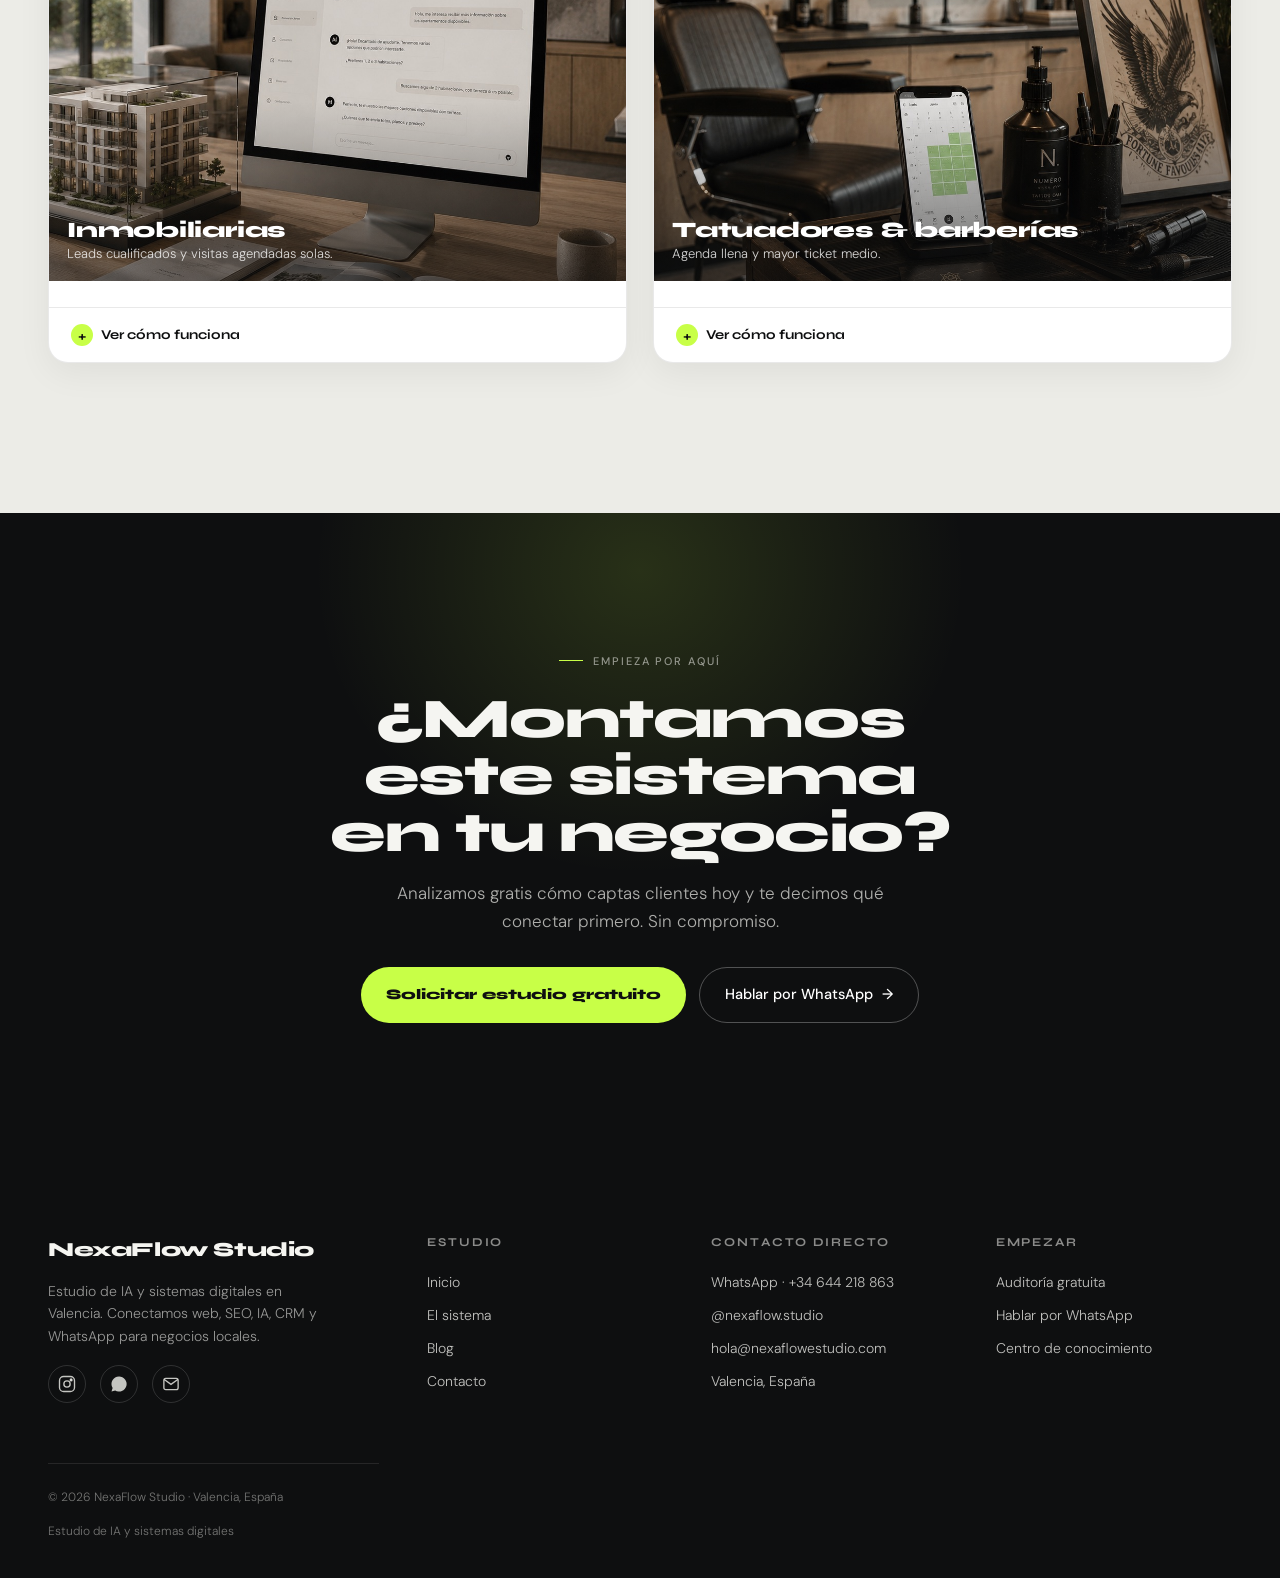
<file: sistema.html>
<!DOCTYPE html>
<html lang="es">
<head>
<meta charset="UTF-8" />
<meta name="viewport" content="width=device-width, initial-scale=1.0" />
<title>Sistema NexaFlow | Cómo conectamos web, IA, CRM y WhatsApp · Agencia IA Valencia</title>
<meta name="description" content="El Sistema NexaFlow conecta captación, web, CRM, automatización y WhatsApp en un único flujo. Descubre cómo lo aplicamos en clínicas, restaurantes, inmobiliarias y estudios en Valencia y toda España." />
<link rel="canonical" href="https://www.nexaflowestudio.com/sistema.html" />
<meta name="robots" content="index, follow, max-image-preview:large" />
<meta name="geo.region" content="ES-V" />
<meta name="geo.placename" content="Valencia" />
<meta name="keywords" content="Sistema NexaFlow, Automatización para empresas, CRM para empresas, Automatización WhatsApp, Agencia IA Valencia, SEO Local Valencia, captación de clientes" />
<link rel="icon" type="image/png" href="assets/logo-mark.png" />
<meta name="theme-color" content="#f5f5f1" />
<meta property="og:type" content="website" />
<meta property="og:title" content="Sistema NexaFlow | Un único flujo que consigue clientes" />
<meta property="og:description" content="Cómo conectamos captación, web, CRM, IA y WhatsApp en un solo sistema para negocios locales." />
<meta property="og:url" content="https://www.nexaflowestudio.com/sistema.html" />
<meta property="og:image" content="https://www.nexaflowestudio.com/assets/img/case-inmobiliaria.jpg" />
<meta property="og:locale" content="es_ES" />

<link rel="preconnect" href="https://fonts.googleapis.com" />
<link rel="preconnect" href="https://fonts.gstatic.com" crossorigin />
<link href="https://fonts.googleapis.com/css2?family=Syne:wght@600;700;800&family=DM+Sans:opsz,wght@9..40,300;9..40,400;9..40,500&display=swap" rel="stylesheet" />
<style id="nf-crit">html,body{background:#f5f5f1}</style>
<link rel="stylesheet" href="css/nf.css?v=3" />

<script type="application/ld+json">
{
  "@context":"https://schema.org",
  "@graph":[
    {"@type":["Organization","LocalBusiness"],"@id":"https://www.nexaflowestudio.com/#org","name":"NexaFlow Studio","url":"https://www.nexaflowestudio.com/","email":"hola@nexaflowestudio.com","telephone":"+34644218863","areaServed":["Valencia","España"],"address":{"@type":"PostalAddress","addressLocality":"Valencia","addressCountry":"ES"}},
    {"@type":"HowTo","name":"Cómo funciona el Sistema NexaFlow","description":"El flujo que conecta captación, web, CRM, automatización y WhatsApp para captar y convertir clientes.","step":[
      {"@type":"HowToStep","name":"Captación","text":"Google, SEO local, redes y ads atraen a personas que ya buscan lo que ofreces."},
      {"@type":"HowToStep","name":"Landing","text":"Una web clara convierte esa visita en un contacto real."},
      {"@type":"HowToStep","name":"CRM","text":"Cada lead se registra automáticamente, sin perder ninguno."},
      {"@type":"HowToStep","name":"Automatización","text":"El sistema responde, cualifica y hace seguimiento solo."},
      {"@type":"HowToStep","name":"WhatsApp","text":"La conversación llega al canal donde el cliente sí responde."},
      {"@type":"HowToStep","name":"Cliente","text":"Más citas, reservas y ventas cerradas, con menos trabajo manual."},
      {"@type":"HowToStep","name":"Optimización","text":"Cada mes medimos y mejoramos el sistema."}
    ]},
    {"@type":"FAQPage","mainEntity":[
      {"@type":"Question","name":"¿Qué es el Sistema NexaFlow?","acceptedAnswer":{"@type":"Answer","text":"Es un sistema digital completo que conecta captación (Google, SEO, redes, ads), web, CRM, automatización con IA y WhatsApp en un único flujo, para que un negocio local capte, gestione y convierta más clientes."}},
      {"@type":"Question","name":"¿Para qué negocios funciona?","acceptedAnswer":{"@type":"Answer","text":"Lo aplicamos en clínicas dentales, restaurantes, inmobiliarias y estudios de tatuaje o barberías, entre otros negocios locales de Valencia y toda España."}}
    ]}
  ]
}
</script>

<style>
/* ===== FLOW · PIPELINE VIVO (el lead recorre el sistema) ===== */
#flow{padding:150px 0 120px;background:var(--paper);position:relative;overflow:hidden}
#flow::before{content:'';position:absolute;top:6%;left:50%;transform:translateX(-50%);width:60%;height:40%;background:radial-gradient(ellipse at 50% 12%,rgba(200,255,71,.14),transparent 60%);pointer-events:none}
#flow::after{content:'';position:absolute;bottom:0;left:-8%;width:44%;height:36%;background:radial-gradient(ellipse at 30% 80%,rgba(200,255,71,.10),transparent 60%);pointer-events:none}
#flow .wrap{position:relative;z-index:2}
.fl-head{text-align:center;max-width:720px;margin:0 auto 26px}
.fl-head h2{font-size:clamp(32px,4.4vw,58px);margin:20px 0 18px}
.fl-head p{color:var(--muted);font-size:17px;max-width:560px;margin:0 auto}
.fl-live{display:flex;justify-content:center;margin-bottom:70px}
.fl-live span{display:inline-flex;align-items:center;gap:9px;font-size:12.5px;color:var(--muted);background:var(--card);border:1px solid var(--line);border-radius:100px;padding:8px 16px;box-shadow:0 6px 20px rgba(14,15,16,.05)}
.fl-live i{width:8px;height:8px;border-radius:50%;background:var(--lime);box-shadow:0 0 0 3px var(--lime-soft);animation:flpulse 1.9s infinite}
@keyframes flpulse{0%,100%{opacity:1}50%{opacity:.35}}

/* vertical spine + traveling orb */
.pipe{position:relative;max-width:1060px;margin:0 auto}
.pipe-spine{position:absolute;top:0;bottom:0;left:50%;width:2px;transform:translateX(-50%)}
.pipe-spine .base{position:absolute;inset:0;background:var(--line-2)}
.pipe-spine .fill{position:absolute;top:0;left:0;right:0;height:0;background:linear-gradient(180deg,var(--lime-line),var(--lime));box-shadow:0 0 14px var(--lime-glow)}
.pipe-orb{position:absolute;left:50%;top:0;width:20px;height:20px;margin:-10px 0 0 -10px;border-radius:50%;background:radial-gradient(circle at 35% 30%,#f2ffcf,var(--lime) 62%,#9fce1e);box-shadow:0 0 0 5px rgba(200,255,71,.20),0 0 22px 4px var(--lime-glow);z-index:4;pointer-events:none}
.pipe-orb::after{content:'';position:absolute;inset:-4px;border-radius:50%;border:1px solid var(--lime-line);animation:orbring 2s var(--ease) infinite}
@keyframes orbring{0%{transform:scale(.7);opacity:.8}100%{transform:scale(2.3);opacity:0}}

/* step rows: card alternating sides of the spine */
.pstep{position:relative;display:grid;grid-template-columns:1fr 96px 1fr;align-items:center;margin-bottom:26px}
.pstep .node{grid-column:2;justify-self:center;width:15px;height:15px;border-radius:50%;background:var(--card);border:2px solid var(--line-2);box-shadow:0 0 0 5px var(--paper);transition:.5s var(--ease);z-index:3}
.pstep.on .node{background:var(--lime);border-color:var(--lime-line);box-shadow:0 0 0 5px var(--paper),0 0 16px var(--lime-glow)}
.pcard{grid-row:1;background:var(--card);border:1px solid var(--line);border-radius:20px;padding:22px 22px 20px;box-shadow:0 8px 26px rgba(14,15,16,.05);opacity:.45;filter:saturate(.6);transform:translateY(18px);transition:opacity .6s var(--ease),transform .6s var(--ease),filter .6s,box-shadow .6s,border-color .5s}
.pstep:nth-child(odd) .pcard{grid-column:1}
.pstep:nth-child(even) .pcard{grid-column:3}
.pstep.on .pcard{opacity:1;filter:none;transform:none;border-color:var(--lime-line);box-shadow:0 26px 60px rgba(14,15,16,.11)}
.pcard:hover{opacity:1;filter:none;transform:translateY(-4px);box-shadow:0 30px 66px rgba(14,15,16,.13)}
.pc-top{display:flex;align-items:center;justify-content:space-between;margin-bottom:12px}
.pc-num{font-family:'Syne';font-weight:700;font-size:11px;letter-spacing:.16em;color:var(--muted-2)}
.pc-status{display:inline-flex;align-items:center;gap:7px;font-size:10px;letter-spacing:.1em;text-transform:uppercase;font-weight:600;color:var(--muted-2);transition:color .4s}
.pc-status i{width:7px;height:7px;border-radius:50%;background:var(--line-2);transition:.4s}
.pstep.on .pc-status{color:#4c8a0a}
.pstep.on .pc-status i{background:var(--lime);box-shadow:0 0 8px var(--lime-glow);animation:flpulse 1.6s infinite}
.pcard .chan{font-size:11px;letter-spacing:.08em;text-transform:uppercase;color:#5f8f14;font-weight:600;margin-bottom:8px}
.pcard h4{font-family:'Syne';font-weight:800;font-size:21px;margin-bottom:7px}
.pcard p{font-size:14px;color:var(--muted);line-height:1.55}

/* live mini-preview */
.pv{margin-top:16px;border-radius:13px;background:linear-gradient(180deg,#fbfbf8,#f1f1ec);border:1px solid var(--line);overflow:hidden;padding:13px;transition:box-shadow .5s}
.pstep.on .pv{box-shadow:inset 0 0 0 1px var(--lime-line)}
.pv .ln{opacity:0;transform:translateY(8px)}
.pstep.on .pv .ln{animation:pvin .5s var(--ease) forwards}
.pstep.on .pv .ln:nth-child(2){animation-delay:.14s}
.pstep.on .pv .ln:nth-child(3){animation-delay:.28s}
.pstep.on .pv .ln:nth-child(4){animation-delay:.42s}
@keyframes pvin{to{opacity:1;transform:none}}
.pv-search{display:flex;align-items:center;gap:9px;background:#fff;border:1px solid var(--line);border-radius:100px;padding:8px 13px;font-size:12px;color:var(--muted)}
.pv-search b{color:var(--ink);font-weight:500}
.pv-search .lens{width:12px;height:12px;border-radius:50%;border:2px solid var(--muted-2);flex-shrink:0}
.pv-result{display:flex;gap:10px;align-items:center;margin-top:9px;background:#fff;border:1px solid var(--line);border-radius:11px;padding:9px 11px;font-size:11.5px;color:var(--muted)}
.pv-result .th{width:30px;height:30px;border-radius:8px;background:linear-gradient(135deg,var(--lime),#a9d621);flex-shrink:0}
.pv-result b{display:block;color:var(--ink);font-weight:600;font-size:12px}
.pv-result .st{color:#c9a227;font-size:10px;letter-spacing:1px}
.pv-bar{height:9px;border-radius:5px;background:var(--line-2)}
.pv-btn{display:inline-block;margin-top:9px;font-family:'Syne';font-weight:700;font-size:11px;background:var(--lime);color:#0e0f10;border-radius:100px;padding:6px 13px}
.pv-row{display:flex;align-items:center;gap:9px;background:#fff;border:1px solid var(--line);border-radius:9px;padding:7px 10px;margin-top:8px;font-size:11px;color:var(--ink)}
.pv-row:first-child{margin-top:0}
.pv-row .av{width:20px;height:20px;border-radius:50%;background:var(--paper-2);flex-shrink:0}
.pv-row .tag{margin-left:auto;font-size:9.5px;padding:2px 8px;border-radius:100px;background:var(--lime-soft);color:#4c8a0a;font-weight:600}
.pv-msg{max-width:80%;padding:7px 11px;border-radius:12px;font-size:11.5px;line-height:1.4;margin-top:7px;background:#fff;border:1px solid var(--line);border-bottom-left-radius:4px;color:var(--ink)}
.pv-msg.out{background:#dff5b0;margin-left:auto;border-bottom-left-radius:12px;border-bottom-right-radius:4px;color:#33450f}
.pv-typing{display:inline-flex;gap:3px;padding:8px 12px;background:#fff;border:1px solid var(--line);border-radius:12px;margin-top:7px}
.pv-typing i{width:5px;height:5px;border-radius:50%;background:var(--muted-2);animation:pvtyp 1.2s infinite}
.pv-typing i:nth-child(2){animation-delay:.2s}.pv-typing i:nth-child(3){animation-delay:.4s}
@keyframes pvtyp{0%,60%,100%{opacity:.3;transform:translateY(0)}30%{opacity:1;transform:translateY(-3px)}}
.pv-book{background:#fff;border:1px solid var(--line);border-radius:11px;padding:13px;text-align:center;font-size:12px;color:var(--muted)}
.pv-book .chk{width:34px;height:34px;border-radius:50%;background:var(--lime);display:grid;place-items:center;margin:0 auto 7px;color:#0e0f10;font-weight:800;font-size:16px;box-shadow:0 8px 18px var(--lime-glow)}
.pv-book b{display:block;font-family:'Syne';font-weight:700;color:var(--ink);font-size:12.5px}
.pv-chart{display:flex;align-items:flex-end;gap:8px;height:72px;padding-top:4px}
.pv-chart span{flex:1;background:linear-gradient(180deg,var(--lime),#b7e236);border-radius:4px 4px 0 0;transform-origin:bottom;transform:scaleY(.18);transition:transform .7s var(--ease)}
.pstep.on .pv-chart span{transform:scaleY(var(--h,.5))}
.pstep.on .pv-chart span:nth-child(2){transition-delay:.09s}
.pstep.on .pv-chart span:nth-child(3){transition-delay:.18s}
.pstep.on .pv-chart span:nth-child(4){transition-delay:.27s}
.pstep.on .pv-chart span:nth-child(5){transition-delay:.36s}
.pv-metric{display:flex;align-items:baseline;gap:8px;margin-top:8px;font-size:11px;color:var(--muted)}
.pv-metric b{font-family:'Syne';font-weight:800;font-size:17px;color:var(--ink)}
.pv-metric em{font-style:normal;color:#4c8a0a;font-weight:600}
.fl-hint{text-align:center;font-size:12px;color:var(--muted-2);margin-top:30px;letter-spacing:.02em}

@media (max-width:860px){
  .pipe-spine,.pipe-orb{left:14px;transform:none}
  .pstep{grid-template-columns:44px 1fr;margin-bottom:22px}
  .pstep .node{grid-column:1;grid-row:1}
  .pstep:nth-child(odd) .pcard,.pstep:nth-child(even) .pcard{grid-column:2}
}

/* ===== ¿QUÉ CONSTRUIMOS? ===== */
#construimos{padding:130px 0 150px;background:var(--paper-2);position:relative;overflow:hidden}
#construimos .c-head{max-width:720px;margin:0 auto;text-align:center}
#construimos .c-head h2{font-size:clamp(32px,4.4vw,58px);margin:20px 0 18px}
#construimos .c-head p{color:var(--muted);font-size:17px;max-width:560px;margin:0 auto}

/* ===== CTA FINAL ===== */
#cta{padding:130px 0;background:var(--ink);color:var(--paper);position:relative;overflow:hidden;text-align:center}
#cta::before{content:'';position:absolute;top:-15%;left:50%;transform:translateX(-50%);width:60%;height:80%;background:radial-gradient(ellipse at 50% 30%,rgba(200,255,71,.14),transparent 60%);pointer-events:none}
#cta .wrap{position:relative;z-index:2;max-width:720px}
#cta .eyebrow{color:rgba(242,242,238,.55);justify-content:center}
#cta .eyebrow::before{background:var(--lime)}
#cta h2{color:var(--paper);font-size:clamp(32px,4.4vw,56px);margin:20px 0 18px}
#cta p{color:rgba(242,242,238,.7);font-size:17px;max-width:500px;margin:0 auto 32px}
#cta .ctas{display:inline-flex;gap:13px;flex-wrap:wrap;justify-content:center}

@media (max-width:560px){
  .pcard{padding:18px 16px 16px}
}
</style>
</head>
<body>

<!-- ===== NAV ===== -->
<nav id="nav">
  <div class="nav-in">
    <a href="index.html" class="logo" aria-label="NexaFlow Studio — inicio">
      <img src="assets/logo-mark.png" alt="NexaFlow Studio" />
      <span class="logo-word">Nexa<span>Flow</span></span>
    </a>
    <div class="nav-links">
      <a class="nl" href="index.html">Inicio</a>
      <a class="nl active" href="sistema.html">El sistema</a>
      <a class="nl" href="blog.html">Blog</a>
      <a class="nav-cta" href="index.html#contacto">Auditoría gratuita →</a>
    </div>
    <button class="hamb" aria-label="Menú" aria-expanded="false"><span></span><span></span><span></span></button>
  </div>
</nav>
<div class="nav-overlay" id="navOverlay" aria-hidden="true">
  <button class="close" aria-label="Cerrar">✕</button>
  <a href="index.html">Inicio</a>
  <a href="sistema.html">El sistema</a>
  <a href="blog.html">Blog</a>
  <a href="index.html#contacto">Auditoría gratuita</a>
</div>

<!-- ===== HERO ===== -->
<header class="pg-hero" data-hero-entry>
  <div class="pg-hero-vid" aria-hidden="true">
    <div class="poster"></div>
    <video data-blob-src="assets/video/sistema.mp4" muted autoplay loop playsinline preload="none"></video>
  </div>
  <div class="wrap">
    <span class="eyebrow">El Sistema NexaFlow</span>
    <h1>Un solo sistema. Todo tu negocio, conectado.</h1>
    <p>Captación, web, CRM, IA y WhatsApp trabajando como una sola pieza — para captar, gestionar y convertir clientes sin depender de ti.</p>
    <div class="ctas">
      <a class="btn btn-main" href="#flow"><span>Ver cómo funciona</span></a>
      <a class="btn btn-ghost" href="index.html#contacto"><span>Diagnóstico gratuito</span> <span class="ar">→</span></a>
    </div>
  </div>
  <div class="pg-scroll"><span>Scroll</span><span class="bar"></span></div>
</header>

<!-- ===== FLOW ===== -->
<section id="flow">
  <div class="wrap">
    <header class="fl-head rv">
      <span class="eyebrow solo">Cómo funciona</span>
      <h2>Del clic al <span class="mark">cliente</span>, sin fugas.</h2>
      <p>Cada paso alimenta al siguiente. Nada se pierde por el camino y todo queda medido.</p>
    </header>
    <div class="fl-live rv"><span><i></i> Sistema en funcionamiento — sigue al lead <b style="font-family:'Syne';font-weight:700">↓</b></span></div>

    <div class="pipe" id="pipe">
      <div class="pipe-spine"><span class="base"></span><span class="fill" id="pipeFill"></span></div>
      <div class="pipe-orb" id="pipeOrb"></div>

      <div class="pstep">
        <span class="node"></span>
        <div class="pcard">
          <div class="pc-top"><span class="pc-num">01</span><span class="pc-status"><i></i> Activo</span></div>
          <div class="chan">Google · SEO · Redes · Ads</div>
          <h4>Captación</h4>
          <p>Atraemos a personas que ya buscan lo que ofreces, en el momento justo.</p>
          <div class="pv">
            <div class="ln pv-search"><span class="lens"></span> dentista urgencias <b>valencia</b></div>
            <div class="ln pv-result"><span class="th"></span><span><b>Tu negocio</b><span class="st">★★★★★</span> · Abierto ahora</span></div>
          </div>
        </div>
      </div>

      <div class="pstep">
        <span class="node"></span>
        <div class="pcard">
          <div class="pc-top"><span class="pc-num">02</span><span class="pc-status"><i></i> Activo</span></div>
          <div class="chan">Web · Landing</div>
          <h4>Conversión</h4>
          <p>Una web clara convierte esa visita en un contacto real, no en una más que se va.</p>
          <div class="pv">
            <div class="ln pv-bar" style="width:62%"></div>
            <div class="ln pv-bar" style="width:84%;margin-top:7px;opacity:.6"></div>
            <div class="ln pv-bar" style="width:48%;margin-top:7px;opacity:.35"></div>
            <span class="ln pv-btn">Reservar cita →</span>
          </div>
        </div>
      </div>

      <div class="pstep">
        <span class="node"></span>
        <div class="pcard">
          <div class="pc-top"><span class="pc-num">03</span><span class="pc-status"><i></i> Activo</span></div>
          <div class="chan">CRM · Automatización</div>
          <h4>Gestión</h4>
          <p>Cada lead se registra y se cualifica solo. El sistema responde y hace seguimiento.</p>
          <div class="pv">
            <div class="ln pv-row"><span class="av"></span> María G. <span class="tag">Nuevo</span></div>
            <div class="ln pv-row"><span class="av"></span> Carlos R. <span class="tag">Cualificado</span></div>
            <div class="ln pv-row"><span class="av"></span> Ana L. <span class="tag">Cita agendada</span></div>
          </div>
        </div>
      </div>

      <div class="pstep">
        <span class="node"></span>
        <div class="pcard">
          <div class="pc-top"><span class="pc-num">04</span><span class="pc-status"><i></i> Activo</span></div>
          <div class="chan">WhatsApp · IA</div>
          <h4>Conversación</h4>
          <p>La conversación llega al canal donde el cliente sí responde — al instante.</p>
          <div class="pv">
            <div class="ln pv-msg">Hola, ¿tenéis hueco esta semana?</div>
            <div class="ln pv-msg out">¡Claro! Tengo jueves 10:30 o viernes 17:00 👌</div>
            <div class="ln pv-typing"><i></i><i></i><i></i></div>
          </div>
        </div>
      </div>

      <div class="pstep">
        <span class="node"></span>
        <div class="pcard">
          <div class="pc-top"><span class="pc-num">05</span><span class="pc-status"><i></i> Activo</span></div>
          <div class="chan">Resultado</div>
          <h4>Cliente</h4>
          <p>Más citas, reservas y ventas cerradas, con mucho menos trabajo manual.</p>
          <div class="pv">
            <div class="ln pv-book"><span class="chk">✓</span><b>Cita confirmada</b>Jueves · 10:30 · recordatorio automático</div>
          </div>
        </div>
      </div>

      <div class="pstep">
        <span class="node"></span>
        <div class="pcard">
          <div class="pc-top"><span class="pc-num">06</span><span class="pc-status"><i></i> Activo</span></div>
          <div class="chan">Cada mes</div>
          <h4>Optimización</h4>
          <p>Medimos qué funciona y ajustamos el sistema para que rinda más cada mes.</p>
          <div class="pv">
            <div class="pv-chart"><span style="--h:.3"></span><span style="--h:.45"></span><span style="--h:.55"></span><span style="--h:.75"></span><span style="--h:1"></span></div>
            <div class="ln pv-metric"><b>+38%</b> leads/mes <em>↗ mejora continua</em></div>
          </div>
        </div>
      </div>
    </div>
    <p class="fl-hint">El lead recorre el sistema completo — sin fugas, sin tareas manuales.</p>
  </div>
</section>

<!-- ===== ¿QUÉ CONSTRUIMOS? ===== -->
<section id="construimos">
  <div class="wrap">
    <header class="c-head rv">
      <span class="eyebrow solo">Qué construimos</span>
      <h2>Ya lo hemos montado para negocios <span class="mark">como el tuyo</span>.</h2>
      <p>Cuatro sistemas reales. Pulsa una tarjeta para ver qué incluye cada uno.</p>
    </header>

    <div class="cases">
      <!-- Clínicas -->
      <article class="case rv">
        <div class="case-media">
          <span class="case-tag">Clínicas dentales</span>
          <img src="assets/img/case-dental.jpg" alt="Recepción de clínica dental premium con sistema NexaFlow" loading="lazy" />
          <div class="case-cap"><h3>Clínicas dentales</h3><div class="sub">Más tratamientos aceptados, agenda sin huecos.</div></div>
        </div>
        <div class="case-body"><div class="case-body-in"><div class="case-chips">
          <span class="case-chip">Captación local</span><span class="case-chip">Chatbot 24/7</span><span class="case-chip">Recordatorios</span><span class="case-chip">Seguimiento</span><span class="case-chip">CRM</span><span class="case-chip">Más aceptación</span>
        </div></div></div>
        <div class="case-foot"><span class="txt"><span class="pl">+</span> Ver cómo funciona</span></div>
      </article>

      <!-- Restaurantes -->
      <article class="case rv">
        <div class="case-media">
          <span class="case-tag">Restaurantes</span>
          <img src="assets/img/case-restaurante.jpg" alt="Restaurante japonés premium con sistema de reservas NexaFlow" loading="lazy" />
          <div class="case-cap"><h3>Restaurantes</h3><div class="sub">Reservas automáticas y clientes que vuelven.</div></div>
        </div>
        <div class="case-body"><div class="case-body-in"><div class="case-chips">
          <span class="case-chip">Reservas automáticas</span><span class="case-chip">Google</span><span class="case-chip">WhatsApp</span><span class="case-chip">Reseñas</span><span class="case-chip">Captación local</span><span class="case-chip">Recurrencia</span>
        </div></div></div>
        <div class="case-foot"><span class="txt"><span class="pl">+</span> Ver cómo funciona</span></div>
      </article>

      <!-- Inmobiliarias -->
      <article class="case rv">
        <div class="case-media">
          <span class="case-tag">Inmobiliarias</span>
          <img src="assets/img/case-inmobiliaria.jpg" alt="Oficina inmobiliaria con chatbot IA y maqueta de edificio" loading="lazy" />
          <div class="case-cap"><h3>Inmobiliarias</h3><div class="sub">Leads cualificados y visitas agendadas solas.</div></div>
        </div>
        <div class="case-body"><div class="case-body-in"><div class="case-chips">
          <span class="case-chip">Captación</span><span class="case-chip">Cualificación IA</span><span class="case-chip">WhatsApp</span><span class="case-chip">Agenda de visitas</span><span class="case-chip">CRM</span><span class="case-chip">Respuesta inmediata</span>
        </div></div></div>
        <div class="case-foot"><span class="txt"><span class="pl">+</span> Ver cómo funciona</span></div>
      </article>

      <!-- Tatuadores / Barberías -->
      <article class="case rv">
        <div class="case-media">
          <span class="case-tag">Tatuadores · Barberías</span>
          <img src="assets/img/case-tattoo.jpg" alt="Estudio de tatuaje premium con calendario lleno en el móvil" loading="lazy" />
          <div class="case-cap"><h3>Tatuadores &amp; barberías</h3><div class="sub">Agenda llena y mayor ticket medio.</div></div>
        </div>
        <div class="case-body"><div class="case-body-in"><div class="case-chips">
          <span class="case-chip">Agenda llena</span><span class="case-chip">Recordatorios</span><span class="case-chip">WhatsApp</span><span class="case-chip">CRM</span><span class="case-chip">Recurrencia</span><span class="case-chip">Mayor ticket</span>
        </div></div></div>
        <div class="case-foot"><span class="txt"><span class="pl">+</span> Ver cómo funciona</span></div>
      </article>
    </div>
  </div>
</section>

<!-- ===== CTA FINAL ===== -->
<section id="cta">
  <div class="wrap">
    <span class="eyebrow">Empieza por aquí</span>
    <h2>¿Montamos este sistema en tu negocio?</h2>
    <p>Analizamos gratis cómo captas clientes hoy y te decimos qué conectar primero. Sin compromiso.</p>
    <div class="ctas">
      <a class="btn btn-main" href="index.html#contacto"><span>Solicitar estudio gratuito</span></a>
      <a class="btn btn-ghost" href="https://wa.me/34644218863" target="_blank" rel="noopener" style="color:#fff;border-color:rgba(255,255,255,.28)"><span>Hablar por WhatsApp</span> <span class="ar">→</span></a>
    </div>
  </div>
</section>

<!-- ===== FOOTER ===== -->
<footer class="foot">
  <div class="wrap">
    <div class="foot-brand">
      <span class="logo-word">Nexa<span>Flow</span> Studio</span>
      <p>Estudio de IA y sistemas digitales en Valencia. Conectamos web, SEO, IA, CRM y WhatsApp para negocios locales.</p>
      <div class="foot-soc">
        <a href="https://www.instagram.com/nexaflow.studio" target="_blank" rel="noopener" aria-label="Instagram"><svg viewBox="0 0 24 24" fill="none" stroke="currentColor" stroke-width="1.8"><rect x="2" y="2" width="20" height="20" rx="5.5"/><circle cx="12" cy="12" r="4.2"/><circle cx="17.5" cy="6.5" r="1.2" fill="currentColor"/></svg></a>
        <a href="https://wa.me/34644218863" target="_blank" rel="noopener" aria-label="WhatsApp"><svg viewBox="0 0 24 24" fill="currentColor"><path d="M12 2a10 10 0 0 0-8.5 15.2L2 22l4.9-1.5A10 10 0 1 0 12 2z"/></svg></a>
        <a href="mailto:hola@nexaflowestudio.com" aria-label="Email"><svg viewBox="0 0 24 24" fill="none" stroke="currentColor" stroke-width="1.8"><rect x="2.5" y="4.5" width="19" height="15" rx="2.5"/><path d="M3 6l9 6.5L21 6"/></svg></a>
      </div>
    </div>
    <div class="foot-col">
      <h5>Estudio</h5>
      <a href="index.html">Inicio</a>
      <a href="sistema.html">El sistema</a>
      <a href="blog.html">Blog</a>
      <a href="index.html#contacto">Contacto</a>
    </div>
    <div class="foot-col">
      <h5>Contacto directo</h5>
      <a href="https://wa.me/34644218863" target="_blank" rel="noopener">WhatsApp · +34 644 218 863</a>
      <a href="https://ig.me/m/nexaflow.studio" target="_blank" rel="noopener">@nexaflow.studio</a>
      <a href="mailto:hola@nexaflowestudio.com">hola@nexaflowestudio.com</a>
      <p>Valencia, España</p>
    </div>
    <div class="foot-col">
      <h5>Empezar</h5>
      <a href="index.html#contacto">Auditoría gratuita</a>
      <a href="https://wa.me/34644218863" target="_blank" rel="noopener">Hablar por WhatsApp</a>
      <a href="blog.html">Centro de conocimiento</a>
    </div>
  </div>
  <div class="wrap">
    <div class="foot-bot">
      <div>© <span id="yr"></span> NexaFlow Studio · Valencia, España</div>
      <div>Estudio de IA y sistemas digitales</div>
    </div>
  </div>
</footer>

<div id="ck" role="dialog" aria-live="polite">
  <p>Esta web usa cookies técnicas necesarias para su funcionamiento. No usamos cookies de rastreo ni publicidad.</p>
  <div class="ck-row"><button onclick="acceptCookies()">Entendido</button></div>
</div>

<a class="fab-wa" href="https://wa.me/34644218863?text=Hola%2C%20me%20gustar%C3%ADa%20m%C3%A1s%20informaci%C3%B3n%20sobre%20el%20Sistema%20NexaFlow." target="_blank" rel="noopener" aria-label="Escríbenos por WhatsApp">
  <svg viewBox="0 0 24 24" fill="currentColor"><path d="M12 2a10 10 0 0 0-8.5 15.2L2 22l4.9-1.5A10 10 0 1 0 12 2z"/></svg>
</a>

<script src="js/nf.js?v=3"></script>
<script>
  document.getElementById('yr').textContent=new Date().getFullYear();
  // Pipeline vivo — el orbe (lead) recorre la columna con el scroll y activa cada módulo
  (function(){
    var pipe=document.getElementById('pipe');if(!pipe)return;
    var fill=document.getElementById('pipeFill'),orb=document.getElementById('pipeOrb');
    var steps=[].slice.call(pipe.querySelectorAll('.pstep'));
    var ticking=false;
    function update(){
      ticking=false;
      var r=pipe.getBoundingClientRect();
      var vh=window.innerHeight;
      // progress: 0 when pipe top reaches 72% of viewport, 1 when pipe bottom reaches 45%
      var total=r.height-vh*.27;
      var p=Math.min(1,Math.max(0,(vh*.72-r.top)/Math.max(1,total)));
      var y=p*r.height;
      fill.style.height=y+'px';
      orb.style.transform='translateY('+y+'px)';
      steps.forEach(function(s){
        var sr=s.getBoundingClientRect();
        var mid=sr.top-r.top+sr.height*.35;
        if(y>=mid)s.classList.add('on');
      });
    }
    function onScroll(){if(!ticking){ticking=true;requestAnimationFrame(update)}}
    window.addEventListener('scroll',onScroll,{passive:true});
    window.addEventListener('resize',onScroll);
    update();
    // fallback: activa cada paso al entrar en pantalla aunque el scroll no dispare
    if('IntersectionObserver' in window){
      var io=new IntersectionObserver(function(es){es.forEach(function(e){if(e.isIntersecting){e.target.classList.add('on');io.unobserve(e.target)}})},{threshold:.45});
      steps.forEach(function(s){io.observe(s)});
    }else{steps.forEach(function(s){s.classList.add('on')})}
  })();
</script>
</body>
</html>
</file>
<file: css/nf.css>
/* ============================================================
   NexaFlow Studio — Design System v2026.6
   Light + matte black + lime accents · Apple / Linear / Stripe / Vercel / Cloud District
   ============================================================ */

:root{
  /* Surfaces */
  --paper:#f5f5f1;        /* warm broken white */
  --paper-2:#ecece7;      /* warm gray panel */
  --card:#ffffff;
  --ink:#0e0f10;          /* matte black */
  --ink-2:#1a1b1e;
  --muted:rgba(14,15,16,.58);
  --muted-2:rgba(14,15,16,.36);
  --line:rgba(14,15,16,.09);
  --line-2:rgba(14,15,16,.15);
  /* Brand accent — surgical */
  --lime:#c8ff47;
  --lime-soft:rgba(200,255,71,.22);
  --lime-line:rgba(170,220,40,.55);
  --lime-glow:rgba(160,210,30,.30);
  /* Motion */
  --ease:cubic-bezier(.22,1,.36,1);
  --t-fast:.25s;
  --t-med:.4s;
  --t-slow:.8s;
}

*{margin:0;padding:0;box-sizing:border-box}
html{overflow-x:hidden;scroll-behavior:smooth}
body{
  background:var(--paper);
  color:var(--ink);
  font-family:'DM Sans',system-ui,sans-serif;
  font-weight:300;
  line-height:1.65;
  -webkit-font-smoothing:antialiased;
  overflow-x:hidden;
}
::selection{background:var(--lime);color:#0e0f10}
a{color:inherit;text-decoration:none}
img,video{display:block;max-width:100%}
button{font-family:inherit;cursor:pointer}

/* ===== Motion & a11y polish ===== */
a.btn:active,button:active{transform:translateY(1px) scale(.99)}
:focus-visible{outline:2px solid var(--lime-line);outline-offset:3px;border-radius:4px}
@media (prefers-reduced-motion:reduce){
  *,*::before,*::after{animation-duration:.01ms!important;animation-iteration-count:1!important;transition-duration:.01ms!important}
  html{scroll-behavior:auto}
}

h1,h2,h3,h4{font-family:'Syne',sans-serif;font-weight:800;letter-spacing:-.025em;line-height:1.02;color:var(--ink)}
.eyebrow{display:inline-flex;align-items:center;gap:10px;font-size:11px;letter-spacing:.18em;text-transform:uppercase;color:var(--muted);font-weight:500}
.eyebrow::before{content:'';width:24px;height:1px;background:var(--lime-line)}
.eyebrow.solo::before{display:none}

/* "Highlight" lime marker for key words in titles */
.mark{font-style:normal;background:linear-gradient(transparent 58%,var(--lime) 58%);padding:0 .05em;-webkit-box-decoration-break:clone;box-decoration-break:clone}

.wrap{max-width:1320px;margin:0 auto;padding:0 48px}
.wrap-narrow{max-width:960px;margin:0 auto;padding:0 48px}

/* ===== NAV ===== */
nav#nav{position:fixed;top:0;left:0;right:0;z-index:100;padding:24px 0;transition:padding var(--t-med) var(--ease),background var(--t-med),border-color var(--t-med),box-shadow var(--t-med);border-bottom:1px solid transparent}
/* shrink to clear the screen once scrolling */
nav#nav.scrolled{padding:11px 0}
/* solid glass bg only when NOT floating over a dark hero */
nav#nav.solid:not(.on-dark){background:rgba(245,245,241,.85);backdrop-filter:blur(16px);-webkit-backdrop-filter:blur(16px);border-bottom:1px solid var(--line);box-shadow:0 6px 24px rgba(14,15,16,.05)}
nav#nav.scrolled .logo img{width:32px;height:32px}
.logo img{transition:width var(--t-med) var(--ease),height var(--t-med) var(--ease)}
/* white treatment while floating over a dark hero video (readable on black) — subtle, no heavy panel */
nav#nav.on-dark{background:linear-gradient(180deg,rgba(10,11,12,.35) 0%,rgba(10,11,12,.08) 60%,transparent 100%)}
nav#nav.on-dark .logo-word{color:#fff}
nav#nav.on-dark .nav-links a.nl{color:rgba(255,255,255,.78)}
nav#nav.on-dark .nav-links a.nl:hover,nav#nav.on-dark .nav-links a.nl.active{color:#fff}
nav#nav.on-dark .hamb span{background:#fff}
.nav-in{display:flex;align-items:center;justify-content:space-between;max-width:1320px;margin:0 auto;padding:0 48px}
.logo{display:flex;align-items:center;gap:11px}
.logo img{width:38px;height:38px;object-fit:contain}
.logo-word{font-family:'Syne';font-weight:800;font-size:18px;letter-spacing:-.02em;color:var(--ink)}
.logo-word span{position:relative}
.logo-word span::after{content:'';position:absolute;left:0;right:0;bottom:1px;height:5px;background:var(--lime);z-index:-1;border-radius:2px}
.nav-links{display:flex;align-items:center;gap:32px}
.nav-links a.nl{position:relative;font-size:13.5px;color:var(--muted);font-weight:400;padding:6px 2px;transition:color var(--t-fast)}
.nav-links a.nl::after{content:'';position:absolute;left:0;right:100%;bottom:-3px;height:2px;background:var(--lime);border-radius:2px;transition:right .35s var(--ease)}
.nav-links a.nl:hover,.nav-links a.nl.active{color:var(--ink)}
.nav-links a.nl:hover::after,.nav-links a.nl.active::after{right:0}
nav#nav.on-dark .nav-links a.nl{color:rgba(255,255,255,.75)}
nav#nav.on-dark .nav-links a.nl:hover,nav#nav.on-dark .nav-links a.nl.active{color:#fff}
.nav-cta{font-family:'Syne';font-weight:700;font-size:13.5px;color:#0e0f10;background:var(--lime);padding:11px 20px;border-radius:100px;display:inline-flex;align-items:center;gap:7px;transition:transform .3s var(--ease),box-shadow .3s;border:none;cursor:pointer}
.nav-cta:hover{transform:translateY(-2px);box-shadow:0 12px 30px var(--lime-glow)}
.hamb{display:none;flex-direction:column;gap:5px;background:none;border:none;cursor:pointer;padding:10px;min-width:44px;min-height:44px;align-items:center;justify-content:center}
.hamb span{width:22px;height:2px;background:var(--ink);border-radius:2px}

/* Mobile nav overlay */
.nav-overlay{position:fixed;inset:0;background:var(--paper);z-index:99;display:flex;flex-direction:column;justify-content:center;align-items:center;gap:28px;opacity:0;visibility:hidden;transform:translateY(-10px);transition:.4s var(--ease)}
.nav-overlay.is-open{opacity:1;visibility:visible;transform:none}
.nav-overlay a{font-family:'Syne';font-weight:700;font-size:28px;letter-spacing:-.02em;color:var(--ink)}
.nav-overlay .close{position:absolute;top:24px;right:24px;background:none;border:none;font-size:28px;color:var(--ink);cursor:pointer}

/* ===== BUTTONS ===== */
.btn{position:relative;overflow:hidden;display:inline-flex;align-items:center;gap:9px;font-family:'Syne';font-weight:800;font-size:14.5px;padding:15px 25px;border-radius:100px;border:none;cursor:pointer;transition:transform .3s var(--ease),box-shadow .3s,color .3s,border-color .3s,background .3s;text-align:center;justify-content:center}
.btn-main{background:var(--lime);color:#0e0f10}
.btn-main:hover{transform:translateY(-2px);box-shadow:0 16px 40px var(--lime-glow)}
.btn-ghost{background:transparent;color:var(--ink);border:1px solid var(--line-2);font-family:'DM Sans';font-weight:500}
.btn-ghost:hover{border-color:var(--ink);transform:translateY(-2px)}
.btn-ink{background:var(--ink);color:var(--paper)}
.btn-ink:hover{transform:translateY(-2px);box-shadow:0 16px 40px rgba(14,15,16,.25)}
.btn .ar{display:inline-block;transition:transform .3s var(--ease)}
.btn:hover .ar{transform:translateX(3px)}

/* ===== REVEAL ===== */
.rv{opacity:0;transform:translateY(28px);transition:opacity var(--t-slow) var(--ease),transform var(--t-slow) var(--ease)}
.rv.vis{opacity:1;transform:none}

/* ===== FLOATING CONTACT (WhatsApp) ===== */
.fab-wa{position:fixed;right:24px;bottom:24px;z-index:300;width:58px;height:58px;border-radius:50%;background:#25d366;display:grid;place-items:center;box-shadow:0 14px 38px rgba(37,211,102,.35);transition:transform .3s var(--ease)}
.fab-wa:hover{transform:scale(1.06)}
.fab-wa svg{width:30px;height:30px;color:#fff}

/* ===== FOOTER (compact, premium) ===== */
.foot{background:var(--ink);color:var(--paper);padding:80px 0 36px;margin-top:0}
.foot .wrap{display:grid;grid-template-columns:1.4fr 1fr 1fr 1fr;gap:48px}
.foot h5{font-family:'Syne';font-weight:700;font-size:12px;letter-spacing:.16em;text-transform:uppercase;color:rgba(242,242,238,.55);margin-bottom:18px}
.foot a,.foot p{display:block;font-size:14px;color:rgba(242,242,238,.78);margin-bottom:10px;transition:color .2s}
.foot a:hover{color:var(--lime)}
.foot-brand .logo-word{color:var(--paper);font-size:20px}
.foot-brand .logo-word span::after{height:5px}
.foot-brand p{margin-top:14px;max-width:280px;color:rgba(242,242,238,.6);font-size:14px;line-height:1.6}
.foot-soc{display:flex;gap:14px;margin-top:18px}
.foot-soc a{margin:0;display:grid;place-items:center;width:38px;height:38px;border-radius:50%;border:1px solid rgba(242,242,238,.15);color:rgba(242,242,238,.8)}
.foot-soc a:hover{color:var(--lime);border-color:var(--lime)}
.foot-soc svg{width:18px;height:18px}
.foot-bot{border-top:1px solid rgba(242,242,238,.1);margin-top:60px;padding-top:24px;display:flex;justify-content:space-between;flex-wrap:wrap;gap:14px;font-size:12px;color:rgba(242,242,238,.45)}
.foot-bot a{display:inline;color:rgba(242,242,238,.55);margin:0 12px 0 0;font-size:12px}

/* ===== COOKIES ===== */
#ck{position:fixed;left:24px;right:24px;bottom:24px;z-index:200;max-width:540px;margin:0 auto;background:var(--ink);color:var(--paper);border-radius:16px;padding:18px 22px;font-size:13.5px;line-height:1.55;box-shadow:0 30px 80px rgba(14,15,16,.35);display:none}
#ck.is-open{display:block;animation:ckIn .4s var(--ease)}
@keyframes ckIn{from{transform:translateY(20px);opacity:0}to{transform:none;opacity:1}}
#ck a{color:var(--lime);text-decoration:underline}
.ck-row{display:flex;justify-content:space-between;align-items:center;gap:14px;margin-top:12px;flex-wrap:wrap}
.ck-row button{font-family:'Syne';font-weight:700;font-size:13px;background:var(--lime);color:var(--ink);border:none;padding:9px 18px;border-radius:100px;cursor:pointer}
.ck-link{font-size:12px;color:rgba(242,242,238,.55)}

/* ===== RESPONSIVE ===== */
@media (max-width:980px){
  .wrap,.wrap-narrow,.nav-in{padding:0 28px}
  .nav-links{display:none}
  .hamb{display:flex}
  .foot .wrap{grid-template-columns:1fr 1fr;gap:38px}
}
@media (max-width:560px){
  .wrap,.wrap-narrow,.nav-in{padding:0 20px}
  .foot .wrap{grid-template-columns:1fr}
  .fab-wa{right:18px;bottom:18px}
}

@media (prefers-reduced-motion:reduce){
  *,*::before,*::after{animation-duration:.01s!important;transition-duration:.01s!important}
  .rv{opacity:1;transform:none}
}

/* ============================================================
   SHARED: hero video · mind map · case cards (Sistema + others)
   ============================================================ */
.pg-hero{position:relative;min-height:92svh;display:flex;align-items:flex-end;padding:130px 0 110px;overflow:hidden;color:#fff;background:var(--paper)}
.pg-hero::after{content:'';position:absolute;left:0;right:0;bottom:0;height:130px;background:linear-gradient(180deg,transparent,var(--paper));z-index:5;pointer-events:none}
.pg-hero-vid{position:absolute;inset:0;z-index:0;overflow:hidden}
.pg-hero-vid video{position:absolute;inset:0;width:100%;height:100%;object-fit:cover;opacity:0;transition:opacity 1.1s var(--ease)}
.pg-hero-vid video.ready{opacity:1}
.pg-hero-vid .poster{position:absolute;inset:0;background:#0e1114 url("../assets/hero-bg.jpeg") center/cover no-repeat}
.pg-hero-vid::after{content:'';position:absolute;inset:0;background:linear-gradient(180deg,rgba(10,11,12,.30) 0%,rgba(10,11,12,.45) 55%,rgba(10,11,12,.80) 100%);z-index:1}
.pg-hero .wrap{position:relative;z-index:4;width:100%}
.pg-hero .eyebrow{color:rgba(255,255,255,.7)}
.pg-hero .eyebrow::before{background:var(--lime)}
.pg-hero h1{color:#fff;font-size:clamp(38px,5.4vw,80px);letter-spacing:-.03em;margin:20px 0 0;max-width:15ch}
.pg-hero p{color:rgba(255,255,255,.8);font-size:clamp(16px,1.4vw,20px);max-width:540px;margin-top:22px}
.pg-hero .ctas{display:flex;gap:13px;margin-top:32px;flex-wrap:wrap}
.pg-hero .ctas .btn-ghost{color:#fff;border-color:rgba(255,255,255,.28)}
.pg-hero .ctas .btn-ghost:hover{border-color:#fff}
.pg-scroll{position:absolute;bottom:26px;left:50%;transform:translateX(-50%);z-index:6;font-size:10px;letter-spacing:.22em;text-transform:uppercase;color:rgba(255,255,255,.5);display:flex;flex-direction:column;align-items:center;gap:9px}
.pg-scroll .bar{width:1px;height:34px;background:linear-gradient(var(--lime),transparent);animation:scrolly 2.2s ease-in-out infinite}
@keyframes scrolly{0%,100%{opacity:.3;transform:scaleY(.6)}50%{opacity:1;transform:scaleY(1)}}
/* hide scroll cue when it would collide with hero content (short viewports) */
@media (max-height:720px){.pg-scroll,.hero-scroll{display:none}}
/* case cards (¿Qué construimos?) */
.cases{display:grid;grid-template-columns:1fr 1fr;gap:26px;margin-top:60px}
.case{position:relative;border-radius:20px;overflow:hidden;background:var(--card);border:1px solid var(--line);box-shadow:0 10px 34px rgba(14,15,16,.06);transition:transform .4s var(--ease),box-shadow .4s var(--ease),border-color .4s;cursor:pointer}
.case:hover{transform:translateY(-4px);box-shadow:0 24px 60px rgba(14,15,16,.12);border-color:var(--lime-line)}
.case-media{position:relative;aspect-ratio:16/11;overflow:hidden}
.case-media img{width:100%;height:100%;object-fit:cover;transition:transform .6s var(--ease)}
.case:hover .case-media img{transform:scale(1.045)}
.case-media::after{content:'';position:absolute;inset:0;background:linear-gradient(180deg,transparent 55%,rgba(14,15,16,.55) 100%)}
.case-tag{position:absolute;top:14px;left:14px;z-index:2;font-family:'Syne';font-weight:700;font-size:11px;letter-spacing:.1em;text-transform:uppercase;color:#0e0f10;background:var(--lime);padding:6px 12px;border-radius:100px}
.case-cap{position:absolute;left:18px;bottom:16px;right:18px;z-index:2;color:#fff}
.case-cap h3{font-family:'Syne';font-weight:800;font-size:22px;color:#fff;letter-spacing:-.01em}
.case-cap .sub{font-size:13px;color:rgba(255,255,255,.82);margin-top:2px}
.case-body{padding:20px 22px 6px;display:grid;grid-template-rows:0fr;transition:grid-template-rows .5s var(--ease)}
.case.open .case-body{grid-template-rows:1fr}
.case-body-in{overflow:hidden}
.case-chips{display:flex;flex-wrap:wrap;gap:8px;padding-bottom:18px}
.case-chip{font-size:12.5px;font-weight:500;color:var(--ink);background:var(--paper-2);border:1px solid var(--line);padding:6px 12px;border-radius:100px}
.case-foot{display:flex;align-items:center;justify-content:space-between;padding:16px 22px;border-top:1px solid var(--line)}
.case-foot .txt{font-family:'Syne';font-weight:700;font-size:13.5px;color:var(--ink);display:flex;align-items:center;gap:8px}
.case-foot .txt .pl{width:22px;height:22px;border-radius:50%;background:var(--lime);color:#0e0f10;display:grid;place-items:center;font-size:15px;font-weight:700;transition:transform .4s var(--ease)}
.case.open .case-foot .txt .pl{transform:rotate(45deg)}
@media (max-width:760px){.cases{grid-template-columns:1fr}}

/* ============================================================
   BLOG (centro de conocimiento)
   ============================================================ */
.bl-hero{padding:150px 0 70px;background:var(--paper);position:relative;overflow:hidden}
.bl-hero::before{content:'';position:absolute;top:0;right:-8%;width:46%;height:70%;background:radial-gradient(ellipse at 70% 30%,rgba(200,255,71,.13),transparent 60%);pointer-events:none}
.bl-hero .wrap{position:relative;z-index:2}
.bl-hero h1{font-size:clamp(36px,5vw,72px);letter-spacing:-.03em;margin:20px 0 0;max-width:14ch}
.bl-hero p{color:var(--muted);font-size:clamp(16px,1.4vw,19px);max-width:600px;margin-top:22px}
.bl-hero .ctas{display:flex;gap:13px;margin-top:30px;flex-wrap:wrap}
/* category filter */
.catbar{display:flex;gap:9px;flex-wrap:wrap;margin-top:44px}
.chip{font-family:'DM Sans';font-weight:500;font-size:13.5px;color:var(--muted);background:var(--card);border:1px solid var(--line-2);padding:9px 16px;border-radius:100px;cursor:pointer;transition:.25s var(--ease)}
.chip:hover{border-color:var(--ink);color:var(--ink)}
.chip.on{background:var(--ink);border-color:var(--ink);color:var(--paper)}

/* featured */
.bl-feat{padding:40px 0 20px;background:var(--paper)}
.feat{display:grid;grid-template-columns:1.25fr .95fr;gap:0;border-radius:24px;overflow:hidden;background:var(--card);border:1px solid var(--line);box-shadow:0 14px 44px rgba(14,15,16,.07);transition:transform .4s var(--ease),box-shadow .4s}
.feat:hover{transform:translateY(-3px);box-shadow:0 28px 70px rgba(14,15,16,.13)}
.feat-media{position:relative;overflow:hidden;min-height:360px}
.feat-media img{width:100%;height:100%;object-fit:cover;transition:transform .6s var(--ease)}
.feat:hover .feat-media img{transform:scale(1.04)}
.feat-body{padding:44px 46px;display:flex;flex-direction:column;justify-content:center}
.feat-body .meta{display:flex;align-items:center;gap:10px;font-size:12.5px;color:var(--muted);margin-bottom:16px}
.feat-body .cat{font-family:'Syne';font-weight:700;font-size:11px;letter-spacing:.09em;text-transform:uppercase;color:#0e0f10;background:var(--lime);padding:5px 11px;border-radius:100px}
.feat-body h2{font-size:clamp(26px,2.8vw,40px);letter-spacing:-.02em;margin-bottom:16px}
.feat-body p{color:var(--muted);font-size:16px;margin-bottom:26px;max-width:44ch}
.feat-body .sep{width:3px;height:3px;border-radius:50%;background:var(--muted-2)}

/* grid */
.bl-grid-wrap{padding:70px 0 40px;background:var(--paper)}
.bl-grid-head{display:flex;align-items:baseline;justify-content:space-between;gap:20px;margin-bottom:34px;flex-wrap:wrap}
.bl-grid-head h2{font-size:clamp(24px,2.6vw,36px)}
.bl-grid{display:grid;grid-template-columns:repeat(3,1fr);gap:26px}
.post{display:flex;flex-direction:column;border-radius:18px;overflow:hidden;background:var(--card);border:1px solid var(--line);transition:transform .35s var(--ease),box-shadow .35s,border-color .35s}
.post:hover{transform:translateY(-4px);box-shadow:0 22px 54px rgba(14,15,16,.12);border-color:var(--lime-line)}
.post-media{position:relative;aspect-ratio:16/10;overflow:hidden}
.post-media img{width:100%;height:100%;object-fit:cover;transition:transform .55s var(--ease)}
.post:hover .post-media img{transform:scale(1.05)}
.post-cat{position:absolute;top:12px;left:12px;font-family:'Syne';font-weight:700;font-size:10.5px;letter-spacing:.08em;text-transform:uppercase;color:var(--ink);background:rgba(255,255,255,.92);padding:5px 10px;border-radius:100px;backdrop-filter:blur(4px)}
.post-body{padding:20px 20px 22px;display:flex;flex-direction:column;flex:1}
.post-body h3{font-family:'Syne';font-weight:800;font-size:19px;letter-spacing:-.01em;line-height:1.18;margin-bottom:9px}
.post-body p{font-size:14px;color:var(--muted);line-height:1.55;margin-bottom:18px}
.post-foot{margin-top:auto;display:flex;align-items:center;justify-content:space-between;font-size:12.5px;color:var(--muted)}
.post-foot .read{font-family:'Syne';font-weight:700;font-size:13px;color:var(--ink);display:flex;align-items:center;gap:6px}
.post-foot .read .ar{transition:transform .3s var(--ease)}
.post:hover .post-foot .read .ar{transform:translateX(3px)}

/* newsletter */
.nlbox{margin:90px 0;background:var(--ink);color:var(--paper);border-radius:26px;overflow:hidden;display:grid;grid-template-columns:1fr 1fr;position:relative}
.nl-media{position:relative;min-height:320px;overflow:hidden}
.nl-media img{width:100%;height:100%;object-fit:cover}
.nl-media::after{content:'';position:absolute;inset:0;background:linear-gradient(90deg,transparent 40%,rgba(14,15,16,.5))}
.nl-body{padding:52px 50px;position:relative;z-index:2}
.nl-body .eyebrow{color:rgba(242,242,238,.55)}
.nl-body .eyebrow::before{background:var(--lime)}
.nl-body h2{color:var(--paper);font-size:clamp(26px,3vw,40px);margin:18px 0 14px;letter-spacing:-.02em}
.nl-body p{color:rgba(242,242,238,.72);font-size:15.5px;margin-bottom:26px;max-width:40ch}
.nl-form{display:flex;flex-direction:column;gap:12px;max-width:400px}
.nl-form .r{display:grid;grid-template-columns:1fr 1fr;gap:12px}
.nl-form input{background:rgba(255,255,255,.06);border:1px solid rgba(255,255,255,.16);border-radius:11px;padding:13px 15px;font-family:inherit;font-size:14.5px;color:#fff;outline:none;transition:.25s var(--ease)}
.nl-form input::placeholder{color:rgba(242,242,238,.5)}
.nl-form input:focus{border-color:var(--lime);background:rgba(255,255,255,.1)}
.nl-note{font-size:11.5px;color:rgba(242,242,238,.45);margin-top:4px}
.nl-ok{display:none;padding:16px 0;color:var(--lime);font-family:'Syne';font-weight:700;line-height:1.5}
.nl-ok b{color:#fff}
.nl-consent{display:flex;gap:9px;align-items:flex-start;font-size:12.5px;line-height:1.5;color:rgba(242,242,238,.62);cursor:pointer;margin-top:2px}
.nl-consent input{width:16px;height:16px;margin-top:1px;flex-shrink:0;accent-color:#c8ff41;cursor:pointer}
.nl-consent a{color:rgba(242,242,238,.9);text-decoration:underline}
.nl-err{display:none;font-size:13px;line-height:1.5;color:#ff9078;margin-top:2px}
.nl-err.show{display:block}
.nl-hp{position:absolute!important;left:-9999px!important;width:1px!important;height:1px!important;opacity:0!important;pointer-events:none}

/* ============================================================
   BLOG ARTICLE (light theme)
   ============================================================ */
#progress{position:fixed;top:0;left:0;right:0;height:3px;z-index:400;background:transparent}
#progress .bar{height:100%;width:0;background:linear-gradient(90deg,var(--lime-line),var(--lime));box-shadow:0 0 12px var(--lime-glow)}

.art-hero{padding:140px 0 40px;background:var(--paper);position:relative;overflow:hidden}
.art-hero::before{content:'';position:absolute;top:0;right:-8%;width:46%;height:70%;background:radial-gradient(ellipse at 70% 30%,rgba(200,255,71,.13),transparent 60%);pointer-events:none}
.art-hero .wrap{position:relative;z-index:2;max-width:1000px}
.crumbs{display:flex;align-items:center;gap:10px;font-size:12.5px;color:var(--muted);margin-bottom:26px;flex-wrap:wrap}
.crumbs a{color:var(--muted);transition:color .2s}
.crumbs a:hover{color:var(--ink)}
.crumbs .sep{color:var(--muted-2)}
.crumbs .cur{color:var(--ink);font-weight:500}
.art-cat{display:inline-block;font-family:'Syne';font-weight:700;font-size:11px;letter-spacing:.12em;text-transform:uppercase;color:#0e0f10;background:var(--lime);padding:6px 13px;border-radius:100px;margin-bottom:22px}
.art-title{font-size:clamp(32px,4.6vw,58px);letter-spacing:-.03em;line-height:1.03;max-width:20ch}
.art-lede{font-size:clamp(17px,1.5vw,20px);color:var(--muted);max-width:60ch;margin-top:24px;line-height:1.6}
.art-lede b,.art-lede strong{color:var(--ink);font-weight:500}
.art-meta{display:flex;align-items:center;gap:16px;flex-wrap:wrap;margin-top:32px;padding-bottom:8px}
.art-meta .author{display:flex;align-items:center;gap:12px}
.art-meta .avatar{width:44px;height:44px;border-radius:50%;background:var(--ink);color:var(--lime);font-family:'Syne';font-weight:800;font-size:15px;display:grid;place-items:center}
.art-meta .au-info b{font-family:'Syne';font-weight:700;font-size:14.5px;color:var(--ink);display:block}
.art-meta .au-info small{font-size:12.5px;color:var(--muted)}
.art-meta .dot-sep{width:4px;height:4px;border-radius:50%;background:var(--muted-2)}
.art-meta .mi{display:flex;align-items:center;gap:7px;font-size:13px;color:var(--muted)}
.art-meta .mi svg{width:16px;height:16px}
.art-meta .share{display:flex;align-items:center;gap:8px;margin-left:auto}
.art-meta .sh-lbl{font-family:'DM Sans';font-size:11px;letter-spacing:.06em;color:var(--muted-2)}
.share-btn{width:38px;height:38px;border-radius:50%;border:1px solid var(--line-2);background:var(--card);color:var(--ink);display:grid;place-items:center;transition:.25s var(--ease)}
.share-btn:hover{background:var(--ink);color:#fff;transform:translateY(-2px)}
.share-btn svg{width:16px;height:16px}
.art-cover{margin:40px 0 0;border-radius:22px;overflow:hidden;aspect-ratio:16/8;box-shadow:0 24px 60px rgba(14,15,16,.12);position:relative}
.art-cover img{width:100%;height:100%;object-fit:cover}
.art-cover .cover-ph{position:absolute;inset:0;display:grid;place-items:center;background:var(--paper-2);color:var(--muted-2);font-family:monospace;font-size:12px}

/* body grid + TOC */
.art-body{padding:56px 0 90px;background:var(--paper)}
.art-grid{display:grid;grid-template-columns:230px 1fr;gap:64px;max-width:1000px;margin:0 auto;align-items:start}
.toc{position:sticky;top:100px;font-size:13.5px}
.toc h6{font-family:'Syne';font-weight:700;font-size:11px;letter-spacing:.16em;text-transform:uppercase;color:var(--muted-2);margin-bottom:16px}
.toc ol{list-style:none;display:flex;flex-direction:column;gap:2px;counter-reset:toc}
.toc ol li a{display:block;padding:8px 12px;border-left:2px solid var(--line);color:var(--muted);line-height:1.35;transition:.25s var(--ease)}
.toc ol li a:hover{color:var(--ink);border-color:var(--line-2)}
.toc ol li.active a{color:var(--ink);border-color:var(--lime-line);font-weight:500;background:var(--lime-soft)}

/* prose */
.prose{max-width:68ch;font-size:17.5px;line-height:1.75;color:rgba(14,15,16,.82)}
.prose p{margin:0 0 24px}
.prose h2{font-size:clamp(24px,2.8vw,34px);letter-spacing:-.02em;margin:52px 0 18px;color:var(--ink);position:relative}
.prose h2[data-num]::before{content:attr(data-num);display:block;font-family:'DM Sans';font-weight:500;font-size:12px;letter-spacing:.08em;color:#5f8f14;margin-bottom:10px}
.prose h3{font-family:'Syne';font-weight:700;font-size:20px;margin:32px 0 12px;color:var(--ink)}
.prose ul,.prose ol{margin:0 0 24px;padding-left:24px;display:flex;flex-direction:column;gap:10px}
.prose li{padding-left:6px}
.prose li::marker{color:#5f8f14}
.prose strong{color:var(--ink);font-weight:600}
.prose a{color:#4c8a0a;text-decoration:underline;text-underline-offset:2px;font-weight:500}
.prose code{font-family:'JetBrains Mono',monospace;font-size:.86em;background:var(--paper-2);border:1px solid var(--line);padding:2px 7px;border-radius:6px;color:var(--ink)}
.prose pre{background:var(--ink);color:#e8f0d0;border-radius:16px;padding:24px 26px;overflow-x:auto;margin:0 0 28px;font-family:'JetBrains Mono',monospace;font-size:13.5px;line-height:1.7}
.prose pre code{background:none;border:none;padding:0;color:inherit;font-size:inherit}
.prose blockquote{margin:32px 0;padding:6px 0 6px 26px;border-left:3px solid var(--lime);font-family:'Syne';font-weight:600;font-size:clamp(20px,2.2vw,26px);line-height:1.3;letter-spacing:-.015em;color:var(--ink)}
.prose blockquote em{font-style:normal;background:linear-gradient(transparent 60%,var(--lime) 60%);padding:0 .05em}
.prose blockquote cite{display:block;font-family:'DM Sans';font-weight:400;font-size:14px;font-style:normal;color:var(--muted);margin-top:16px}
.prose hr{border:none;border-top:1px solid var(--line);margin:44px 0}
.callout{display:flex;gap:14px;background:var(--card);border:1px solid var(--line-2);border-left:3px solid var(--lime);border-radius:14px;padding:20px 22px;margin:0 0 28px;font-size:15.5px;line-height:1.6;color:var(--muted)}
.callout svg{width:22px;height:22px;flex-shrink:0;color:#5f8f14;margin-top:2px}
.callout b{display:block;font-family:'Syne';font-weight:700;color:var(--ink);font-size:14px;margin-bottom:4px}

.inline-cta{position:relative;overflow:hidden;background:var(--ink);color:var(--paper);border-radius:22px;padding:38px 36px;margin:44px 0}
.inline-cta .glow{position:absolute;top:-40%;right:-10%;width:50%;height:120%;background:radial-gradient(ellipse at 70% 30%,rgba(200,255,71,.16),transparent 60%);pointer-events:none}
.inline-cta h3{font-family:'Syne';font-weight:800;font-size:clamp(22px,2.6vw,30px);color:#fff;margin-bottom:12px;position:relative}
.inline-cta h3 em{font-style:normal;color:var(--lime)}
.inline-cta p{color:rgba(242,242,238,.75);font-size:15.5px;margin-bottom:24px;max-width:46ch;position:relative}
.inline-cta .ctas{display:flex;gap:12px;flex-wrap:wrap;position:relative}
.inline-cta .btn-ghost{color:#fff;border-color:rgba(255,255,255,.28)}

.author-box{display:flex;gap:20px;background:var(--card);border:1px solid var(--line);border-radius:20px;padding:28px;margin:44px 0}
.author-box .av-big{width:64px;height:64px;flex-shrink:0;border-radius:50%;background:var(--ink);color:var(--lime);font-family:'Syne';font-weight:800;font-size:22px;display:grid;place-items:center}
.author-box .au-name{font-family:'Syne';font-weight:800;font-size:18px;color:var(--ink)}
.author-box .au-role{font-size:13px;color:#5f8f14;font-weight:500}
.author-box .au-bio{font-size:14.5px;color:var(--muted);line-height:1.6;margin:10px 0 16px}
.author-box .au-links{display:flex;gap:16px;flex-wrap:wrap}
.author-box .au-links a{display:flex;align-items:center;gap:7px;font-size:13px;font-weight:500;color:var(--ink)}
.author-box .au-links a:hover{color:#4c8a0a}
.author-box .au-links svg{width:16px;height:16px}

.pn{display:grid;grid-template-columns:1fr 1fr;gap:16px;margin-top:44px}
.pn a{padding:20px 22px;border:1px solid var(--line);border-radius:16px;background:var(--card);transition:.3s var(--ease)}
.pn a:hover{border-color:var(--ink);transform:translateY(-2px)}
.pn a.next{text-align:right}
.pn .lab{display:block;font-size:12px;color:var(--muted);margin-bottom:6px}
.pn .ti{display:block;font-family:'Syne';font-weight:700;font-size:15px;color:var(--ink);line-height:1.3}

#related{padding:80px 0;background:var(--paper-2)}
#related .wrap{max-width:1100px}
#related h2{font-size:clamp(26px,3vw,40px);margin-bottom:36px}
#related h2 em{font-style:normal;background:linear-gradient(transparent 60%,var(--lime) 60%);padding:0 .05em}
.rel-grid{display:grid;grid-template-columns:repeat(3,1fr);gap:24px}
.rel-card{background:var(--card);border:1px solid var(--line);border-radius:18px;overflow:hidden;transition:.35s var(--ease)}
.rel-card:hover{transform:translateY(-4px);box-shadow:0 22px 54px rgba(14,15,16,.12);border-color:var(--lime-line)}
.rel-cover{display:block;aspect-ratio:16/10;overflow:hidden;position:relative}
.rel-cover img{width:100%;height:100%;object-fit:cover;transition:transform .55s var(--ease)}
.rel-card:hover .rel-cover img{transform:scale(1.05)}
.rel-cover .cover-ph{position:absolute;inset:0;display:grid;place-items:center;text-align:center;background:var(--paper-2);color:var(--muted-2);font-family:monospace;font-size:11px;padding:16px;gap:6px}
.rel-body{padding:20px 20px 22px}
.rel-body .cat{font-family:'Syne';font-weight:700;font-size:10.5px;letter-spacing:.08em;text-transform:uppercase;color:#5f8f14}
.rel-body h4{font-family:'Syne';font-weight:800;font-size:18px;line-height:1.2;margin:8px 0 10px}
.rel-body h4 a{color:var(--ink)}
.rel-body .meta{font-size:12.5px;color:var(--muted)}

#cta.art-cta{padding:110px 0;background:var(--ink);color:var(--paper);position:relative;overflow:hidden;text-align:center}
#cta.art-cta .cta-glow{position:absolute;top:-20%;left:50%;transform:translateX(-50%);width:70%;height:80%;background:radial-gradient(ellipse at 50% 30%,rgba(200,255,71,.16),transparent 60%);pointer-events:none}
#cta.art-cta .wrap{position:relative;z-index:2;max-width:700px}
#cta.art-cta .cta-badge{display:inline-flex;align-items:center;gap:9px;font-size:12.5px;color:rgba(242,242,238,.8);border:1px solid rgba(255,255,255,.18);padding:8px 15px;border-radius:100px;margin-bottom:22px}
#cta.art-cta .cta-badge .dot{width:7px;height:7px;border-radius:50%;background:var(--lime);box-shadow:0 0 0 3px var(--lime-soft)}
#cta.art-cta h2{color:#fff;font-size:clamp(30px,4vw,52px);margin-bottom:16px}
#cta.art-cta h2 em{font-style:normal;color:var(--lime)}
#cta.art-cta .ct-sub{color:rgba(242,242,238,.75);font-size:17px;max-width:480px;margin:0 auto 30px}
#cta.art-cta .cta-ctas{display:inline-flex;gap:13px;flex-wrap:wrap;justify-content:center}
#cta.art-cta .btn-ghost{color:#fff;border-color:rgba(255,255,255,.28)}
.toast{position:fixed;left:50%;bottom:28px;transform:translateX(-50%) translateY(20px);z-index:800;background:var(--ink);color:#fff;padding:12px 20px;border-radius:100px;font-size:13.5px;opacity:0;visibility:hidden;transition:.3s var(--ease);box-shadow:0 14px 40px rgba(14,15,16,.3)}
.toast.show{opacity:1;visibility:visible;transform:translateX(-50%) translateY(0)}
.toast em{color:var(--lime);font-style:normal;margin-right:6px}

@media (max-width:860px){
  .art-grid{grid-template-columns:1fr;gap:0;max-width:100%}
  .art-grid>*{min-width:0}
  .prose{max-width:100%}
  .prose p,.prose li,.prose h2,.prose h3,.prose blockquote,.prose a,.prose strong,.prose em,.callout{overflow-wrap:break-word;word-break:break-word}
  .toc{display:none}
  .rel-grid{grid-template-columns:1fr}
  .pn{grid-template-columns:1fr}
  .art-meta .share{margin-left:0;width:100%}
}

@media (max-width:960px){
  .feat{grid-template-columns:1fr}
  .feat-media{min-height:260px}
  .bl-grid{grid-template-columns:1fr 1fr}
  .nlbox{grid-template-columns:1fr}
  .nl-media{min-height:200px}
}
@media (max-width:640px){
  .bl-grid{grid-template-columns:1fr}
  .feat-body{padding:30px 26px}
  .nl-body{padding:36px 26px}
  .nl-form .r{grid-template-columns:1fr}
}
</file>
